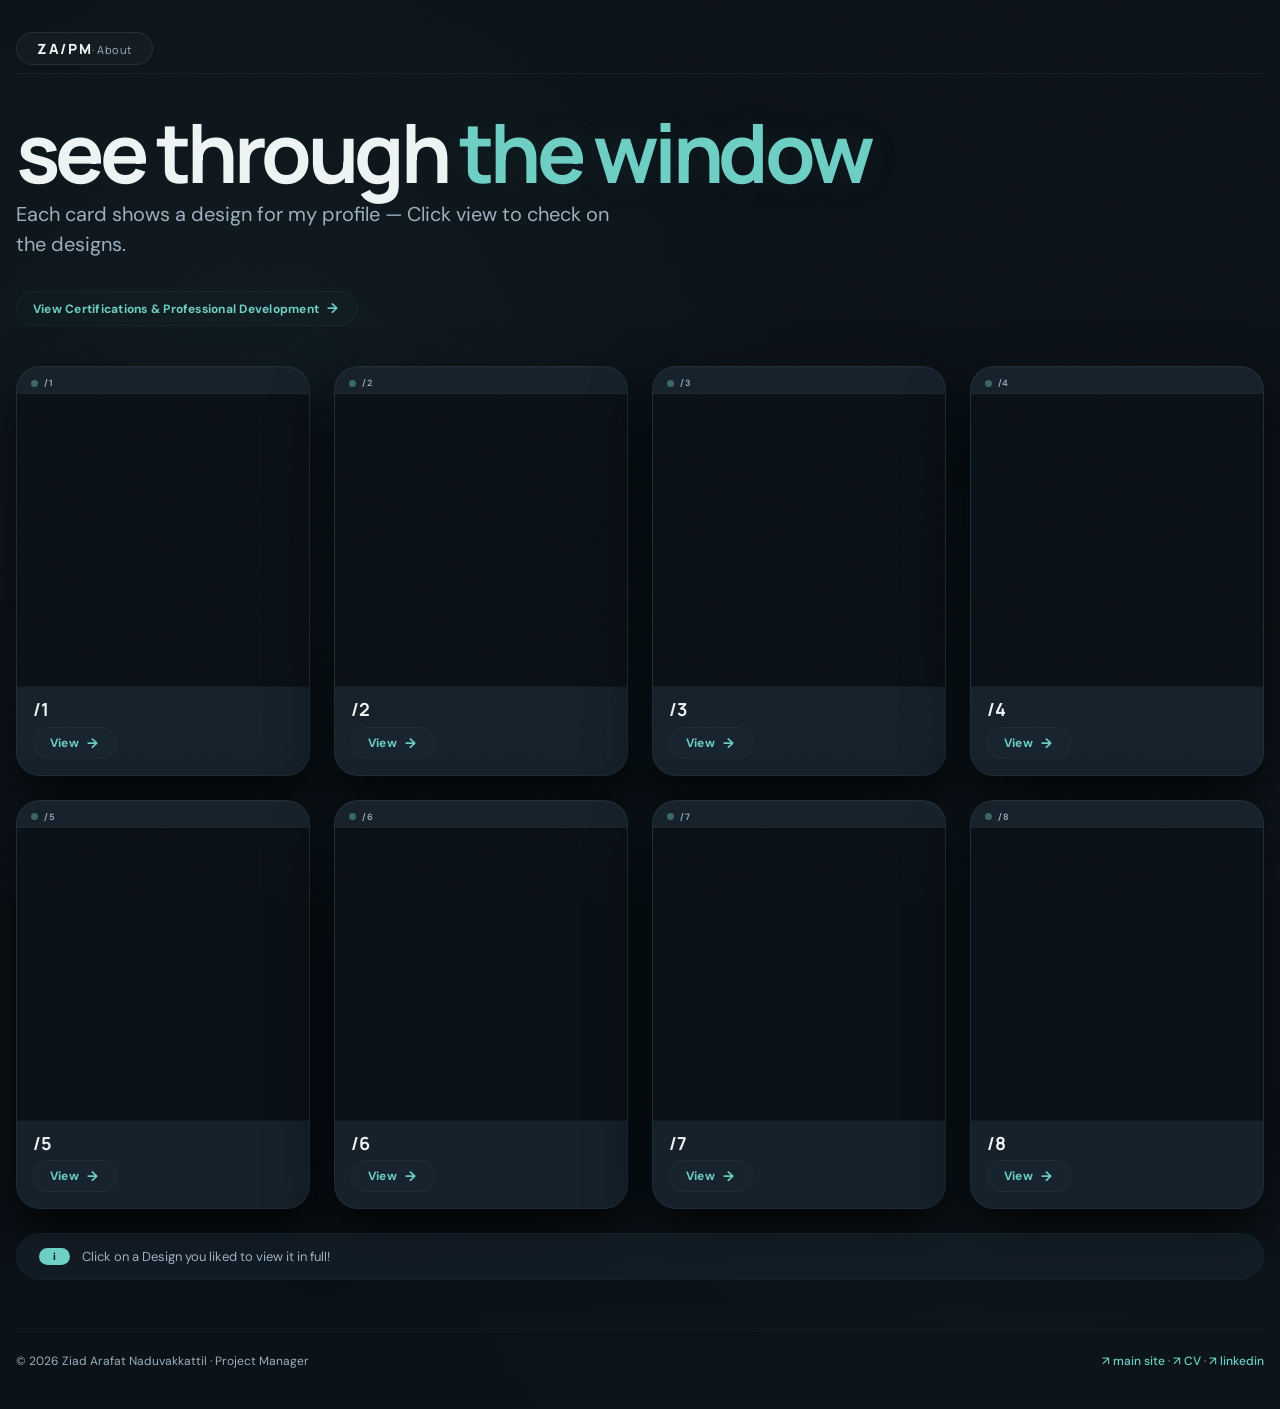
<file: index.html>
<html lang="en"><head>
  <meta charset="UTF-8">
  <meta name="viewport" content="width=device-width, initial-scale=1.0, maximum-scale=5.0">
  <title>Ziad Arafat · CV </title>
  <link rel="preconnect" href="https://fonts.googleapis.com">
  <link rel="preconnect" href="https://fonts.gstatic.com" crossorigin="">
  <link href="https://fonts.googleapis.com/css2?family=DM+Sans:wght@400;500;600;700&amp;family=Manrope:wght@500;600;700;800&amp;display=swap" rel="stylesheet">
  <style>
    * {
      margin: 0;
      padding: 0;
      box-sizing: border-box;
    }

    :root {
      --bg-dark: #0b1218;
      --surface: #16212b;
      --surface2: #1f2e3b;
      --ink-light: #eef4f3;
      --muted: #9bb0c0;
      --teal: #6ecfc4;
      --teal-dim: #3f8a82;
      --shadow: 0 28px 60px rgba(0, 0, 0, 0.8);
      --radius: 24px;
      --border-glow: rgba(110, 207, 196, 0.15);
    }

    body {
      margin: 0;
      font-family: "DM Sans", system-ui, sans-serif;
      background: var(--bg-dark);
      color: var(--ink-light);
      min-height: 100vh;
      padding: 1.5rem 1rem 2.5rem;
      background-image: radial-gradient(circle at 20% 30%, rgba(110, 207, 196, 0.05) 0%, transparent 40%),
                        radial-gradient(circle at 80% 70%, rgba(110, 207, 196, 0.03) 0%, transparent 50%);
    }

    .noise {
      position: fixed;
      inset: 0;
      pointer-events: none;
      opacity: 0.02;
      background-image: url("data:image/svg+xml,%3Csvg xmlns='http://www.w3.org/2000/svg' width='200' height='200' viewBox='0 0 200 200'%3E%3Cfilter id='n'%3E%3CfeTurbulence type='fractalNoise' baseFrequency='.85' numOctaves='3' stitchTiles='stitch'/%3E%3C/filter%3E%3Crect width='100%25' height='100%25' filter='url(%23n)'/%3E%3C/svg%3E");
      z-index: 999;
      pointer-events: none;
    }

    .container {
      max-width: 1360px;
      margin: 0 auto;
      position: relative;
      z-index: 10;
    }

    /* header */
    .brand-bar {
      display: flex;
      justify-content: space-between;
      align-items: center;
      margin-bottom: 2.5rem;
      padding: 0.5rem 0.25rem 0.5rem 0;
      border-bottom: 1px solid rgba(110, 207, 196, 0.08);
      flex-wrap: wrap;
      gap: 10px;
    }
    .brand {
      font-family: Manrope, sans-serif;
      font-weight: 800;
      letter-spacing: .12em;
      font-size: 14px;
      color: var(--ink-light);
      background: rgba(255, 255, 255, 0.03);
      backdrop-filter: blur(6px);
      padding: 6px 20px;
      border-radius: 999px;
      border: 1px solid rgba(110, 207, 196, 0.12);
    }
    .brand small {
      font-weight: 400;
      color: var(--muted);
      font-size: 11px;
      letter-spacing: .04em;
    }
    .hub-tag {
      font-size: 11px;
      font-weight: 600;
      color: var(--teal);
      background: rgba(110, 207, 196, 0.06);
      padding: 6px 16px;
      border-radius: 999px;
      backdrop-filter: blur(6px);
      border: 1px solid rgba(110, 207, 196, 0.08);
    }

    .page-head {
      margin-bottom: 2.5rem;
    }
    .page-head h1 {
      font-family: Manrope, sans-serif;
      font-size: clamp(38px, 10vw, 82px);
      line-height: .94;
      letter-spacing: -.055em;
      margin: 0 0 0.5rem;
    }
    .page-head h1 span {
      color: var(--teal);
      text-shadow: 0 0 40px rgba(110, 207, 196, 0.08);
    }
    .page-head p {
      color: var(--muted);
      font-size: clamp(15px, 2.2vw, 20px);
      max-width: 620px;
      line-height: 1.5;
    }

    /* grid */
    .window-grid {
      display: grid;
      grid-template-columns: repeat(auto-fill, minmax(280px, 1fr));
      gap: 24px;
      margin: 2rem 0 1.5rem;
    }

    /* card = live window (iframe) */
    .window-card {
      background: var(--surface);
      border-radius: var(--radius);
      border: 1px solid rgba(110, 207, 196, 0.08);
      box-shadow: var(--shadow), inset 0 1px 0 rgba(255, 255, 255, 0.02);
      overflow: hidden;
      transition: transform 0.25s cubic-bezier(.2, 1.2, .3, 1), border-color 0.25s, box-shadow 0.3s;
      display: flex;
      flex-direction: column;
      backdrop-filter: blur(4px);
      position: relative;
    }
    .window-card:hover {
      transform: translateY(-6px) scale(1.005);
      border-color: rgba(110, 207, 196, 0.2);
      box-shadow: 0 34px 80px rgba(0, 0, 0, 0.7), 0 0 40px rgba(110, 207, 196, 0.03);
    }
    @media (max-width: 600px) {
      .window-card:hover {
        transform: translateY(-3px) scale(1.002);
      }
    }

    .card-header {
      padding: 10px 14px 4px 14px;
      display: flex;
      align-items: center;
      gap: 6px;
      border-bottom: 1px solid rgba(110, 207, 196, 0.04);
    }
    .card-header .dot {
      width: 7px;
      height: 7px;
      border-radius: 999px;
      background: var(--teal);
      opacity: 0.4;
      flex-shrink: 0;
    }
    .card-header .label {
      font-size: 9px;
      text-transform: uppercase;
      letter-spacing: .08em;
      color: var(--muted);
      font-weight: 600;
      flex: 1;
    }
    .card-header .badge {
      background: rgba(110, 207, 196, 0.04);
      padding: 2px 10px;
      border-radius: 999px;
      font-size: 8px;
      font-weight: 700;
      color: var(--teal);
      border: 1px solid rgba(110, 207, 196, 0.04);
    }

    /* preview container: square iframe, NO SCROLL, scaled to fit */
    .preview-box {
      position: relative;
      width: 100%;
      padding-bottom: 100%; /* 1:1 square */
      background: #0a1117;
      overflow: hidden;
      border-bottom: 1px solid rgba(110, 207, 196, 0.04);
    }
    .preview-box iframe {
      position: absolute;
      top: 0;
      left: 0;
      width: 220%;
      height: 220%;
      border: none;
      background: #0a1117;
      transform: scale(0.45);
      transform-origin: top left;
      pointer-events: none;
    }
    /* fallback */
    .preview-box .fallback-message {
      position: absolute;
      inset: 0;
      display: flex;
      align-items: center;
      justify-content: center;
      color: var(--muted);
      font-size: 11px;
      background: rgba(0,0,0,0.3);
      backdrop-filter: blur(2px);
      opacity: 0;
      pointer-events: none;
      transition: opacity 0.4s;
      padding: 16px;
      text-align: center;
      z-index: 5;
    }
    .window-card:hover .preview-box .fallback-message {
      opacity: 1;
    }

    .card-footer {
      padding: 12px 16px 16px;
      display: flex;
      flex-direction: column;
      gap: 4px;
    }
    .card-footer h3 {
      font-family: Manrope, sans-serif;
      font-size: 18px;
      letter-spacing: -.02em;
      color: var(--ink-light);
      margin: 0;
      line-height: 1.2;
    }
    .card-footer p {
      color: var(--muted);
      font-size: 12.5px;
      line-height: 1.4;
      margin: 2px 0 6px;
    }
    .portal-link {
      display: inline-flex;
      align-items: center;
      gap: 8px;
      font-weight: 700;
      font-size: 12px;
      color: var(--teal);
      background: rgba(110, 207, 196, 0.02);
      padding: 6px 18px 6px 16px;
      border-radius: 999px;
      border: 1px solid rgba(110, 207, 196, 0.06);
      margin-top: 2px;
      align-self: flex-start;
      transition: 0.2s;
      text-decoration: none;
      letter-spacing: .02em;
    }
    .portal-link:hover {
      background: rgba(110, 207, 196, 0.06);
      border-color: var(--teal);
      transform: translateX(4px);
    }
    .portal-link .arrow {
      transition: 0.2s;
      font-size: 14px;
    }
    .portal-link:hover .arrow {
      transform: translateX(4px);
    }
    .placeholder-badge {
      display: inline-block;
      background: rgba(255, 255, 255, 0.02);
      font-size: 8px;
      font-weight: 600;
      padding: 2px 12px;
      border-radius: 999px;
      color: var(--muted);
      letter-spacing: .04em;
      border: 1px dashed rgba(110, 207, 196, 0.08);
      margin-top: 4px;
      align-self: flex-start;
    }

    .hint-box {
      background: rgba(22, 33, 43, 0.7);
      backdrop-filter: blur(12px);
      border-radius: 40px;
      padding: 14px 22px;
      border: 1px solid rgba(110, 207, 196, 0.04);
      display: flex;
      flex-wrap: wrap;
      align-items: center;
      justify-content: space-between;
      gap: 12px;
      margin: 8px 0 0;
    }
    .hint-box .hint-icon {
      background: var(--teal);
      color: #0b1218;
      padding: 2px 14px;
      border-radius: 999px;
      font-size: 10px;
      font-weight: 800;
    }
    .hint-box .hint-text {
      color: var(--muted);
      font-size: 13px;
    }
    .hint-box .hint-text strong {
      color: var(--ink-light);
      font-weight: 600;
    }

    .footer-hub {
      margin-top: 3rem;
      padding-top: 1.5rem;
      border-top: 1px solid rgba(110, 207, 196, 0.04);
      display: flex;
      justify-content: space-between;
      flex-wrap: wrap;
      gap: 16px;
      color: var(--muted);
      font-size: 12px;
    }
    .footer-hub a {
      color: var(--teal);
      text-decoration: none;
      font-weight: 500;
      border-bottom: 1px dotted transparent;
      transition: 0.2s;
    }
    .footer-hub a:hover {
      border-bottom-color: var(--teal);
      color: var(--ink-light);
    }

    /* tablet and phone fine-tuning */
    @media (max-width: 900px) {
      .window-grid {
        grid-template-columns: repeat(auto-fill, minmax(240px, 1fr));
        gap: 20px;
      }
    }

    @media (max-width: 640px) {
      body { padding: 1rem 0.75rem 2rem; }
      .brand-bar { flex-direction: column; align-items: flex-start; gap: 8px; margin-bottom: 1.8rem; }
      .window-grid {
        grid-template-columns: 1fr 1fr;
        gap: 14px;
      }
      .page-head h1 { font-size: 38px; }
      .preview-box { padding-bottom: 100%; }
      .preview-box iframe {
        transform: scale(0.4);
        width: 250%;
        height: 250%;
      }
      .card-footer h3 { font-size: 16px; }
      .card-footer { padding: 10px 12px 14px; }
      .hint-box { flex-direction: column; align-items: flex-start; gap: 6px; border-radius: 28px; }
    }

    @media (max-width: 460px) {
      .window-grid {
        grid-template-columns: 1fr 1fr;
        gap: 12px;
      }
      .preview-box iframe {
        transform: scale(0.35);
        width: 280%;
        height: 280%;
      }
      .card-header .label { font-size: 7px; }
      .brand { font-size: 12px; padding: 4px 14px; }
      .portal-link { font-size: 10px; padding: 4px 12px; }
    }

    @media (max-width: 380px) {
      .window-grid {
        grid-template-columns: 1fr;
        gap: 16px;
      }
      .preview-box iframe {
        transform: scale(0.4);
        width: 250%;
        height: 250%;
      }
    }

    @media (prefers-reduced-motion: reduce) {
      * { animation: none !important; transition: none !important; }
    }
  </style>
</head>
<body>
<div class="noise"></div>

<div class="container">
  <div class="brand-bar">
    <div class="brand">ZA/PM<small>· About </small></div>
  </div>

  <div class="page-head">
    <h1>see through <span>the window</span></h1>
    <p>Each card shows a design for my profile — Click view to check on the designs.<br>
<br><a href="https://b3dl4m-7.github.io/Ziad_Arafat_Naduvakkattil/c" class="portal-link" target="_blank">View Certifications &amp; Professional Development<span class="arrow">→</span></a></p>
  </div>

  <div class="window-grid">
    <!-- 1 -->
    <div class="window-card">
      <div class="card-header"><span class="dot"></span><span class="label">/1</span></div>
      <div class="preview-box">
        <iframe src="https://b3dl4m-7.github.io/Ziad_Arafat_Naduvakkattil/1" title="About preview" scrolling="no"></iframe>
        <div class="fallback-message"></div>
      </div>
      <div class="card-footer">
        <h3>/1</h3>
        <a href="https://b3dl4m-7.github.io/Ziad_Arafat_Naduvakkattil/1" class="portal-link" target="_blank">View<span class="arrow">→</span></a>
      </div>
    </div>

    <!-- 2 -->
    <div class="window-card">
      <div class="card-header"><span class="dot"></span><span class="label">/2</span></div>
      <div class="preview-box">
        <iframe src="https://b3dl4m-7.github.io/Ziad_Arafat_Naduvakkattil/2/2" title="Work preview" scrolling="no"></iframe>
        <div class="fallback-message"></div>
      </div>
      <div class="card-footer">
        <h3>/2</h3>
        <a href="https://b3dl4m-7.github.io/Ziad_Arafat_Naduvakkattil/2/2" class="portal-link" target="_blank">View<span class="arrow">→</span></a>
      </div>
    </div>

    <!-- 3 -->
    <div class="window-card">
      <div class="card-header"><span class="dot"></span><span class="label">/3</span></div>
      <div class="preview-box">
        <iframe src="https://b3dl4m-7.github.io/Ziad_Arafat_Naduvakkattil/3" title="Experience preview" scrolling="no"></iframe>
        <div class="fallback-message"></div>
      </div>
      <div class="card-footer">
        <h3>/3</h3>
        <a href="https://b3dl4m-7.github.io/Ziad_Arafat_Naduvakkattil/3" class="portal-link" target="_blank">View<span class="arrow">→</span></a>
      </div>
    </div>

    <!-- 4 -->
    <div class="window-card">
      <div class="card-header"><span class="dot"></span><span class="label">/4</span></div>
      <div class="preview-box">
        <iframe src="https://b3dl4m-7.github.io/Ziad_Arafat_Naduvakkattil/4" title="Systems preview" scrolling="no"></iframe>
        <div class="fallback-message"></div>
      </div>
      <div class="card-footer">
        <h3>/4</h3>
        <a href="https://b3dl4m-7.github.io/Ziad_Arafat_Naduvakkattil/4" class="portal-link" target="_blank">View<span class="arrow">→</span></a>
      </div>
    </div>

    <!-- 5 -->
    <div class="window-card">
      <div class="card-header"><span class="dot"></span><span class="label">/5</span></div>
      <div class="preview-box">
        <iframe src="https://b3dl4m-7.github.io/Ziad_Arafat_Naduvakkattil/5" title="Systems preview" scrolling="no"></iframe>
        <div class="fallback-message"></div>
      </div>
      <div class="card-footer">
        <h3>/5</h3>
        <a href="https://b3dl4m-7.github.io/Ziad_Arafat_Naduvakkattil/5" class="portal-link" target="_blank">View<span class="arrow">→</span></a>
      </div>
    </div>

    <!-- 6 -->
    <div class="window-card">
      <div class="card-header"><span class="dot"></span><span class="label">/6</span></div>
      <div class="preview-box">
        <iframe src="https://b3dl4m-7.github.io/Ziad_Arafat_Naduvakkattil/0" title="Systems preview" scrolling="no"></iframe>
        <div class="fallback-message"></div>
      </div>
      <div class="card-footer">
        <h3>/6</h3>
        <a href="https://b3dl4m-7.github.io/Ziad_Arafat_Naduvakkattil/0" class="portal-link" target="_blank">View<span class="arrow">→</span></a>
      </div>
    </div>

    <!-- 7 -->
    <div class="window-card">
      <div class="card-header"><span class="dot"></span><span class="label">/7</span></div>
      <div class="preview-box">
        <iframe src="https://b3dl4m-7.github.io/Ziad_Arafat_Naduvakkattil/0" title="Systems preview" scrolling="no"></iframe>
        <div class="fallback-message"></div>
      </div>
      <div class="card-footer">
        <h3>/7</h3>
        <a href="https://b3dl4m-7.github.io/Ziad_Arafat_Naduvakkattil/0" class="portal-link" target="_blank">View<span class="arrow">→</span></a>
      </div>
    </div>

    <!-- 8 -->
    <div class="window-card">
      <div class="card-header"><span class="dot"></span><span class="label">/8</span></div>
      <div class="preview-box">
        <iframe src="https://b3dl4m-7.github.io/Ziad_Arafat_Naduvakkattil/0" title="Systems preview" scrolling="no"></iframe>
        <div class="fallback-message"></div>
      </div>
      <div class="card-footer">
        <h3>/8</h3>
        <a href="https://b3dl4m-7.github.io/Ziad_Arafat_Naduvakkattil/0" class="portal-link" target="_blank">View<span class="arrow">→</span></a>
      </div>
    </div>
  </div>

  <div class="hint-box">
    <div style="display:flex; align-items:center; gap:12px; flex-wrap:wrap;">
      <span class="hint-icon">i</span>
      <span class="hint-text">Click on a Design you liked to view it in full!</span>
    </div>
  </div>

  <div class="footer-hub">
    <span>© 2026 Ziad Arafat Naduvakkattil · Project Manager</span>
    <span>
      <a href="#">↗ main site</a> ·
      <a href="#">↗ CV</a> ·
      <a href="#">↗ linkedin</a>
    </span>
  </div>
</div>



</body></html>
</file>
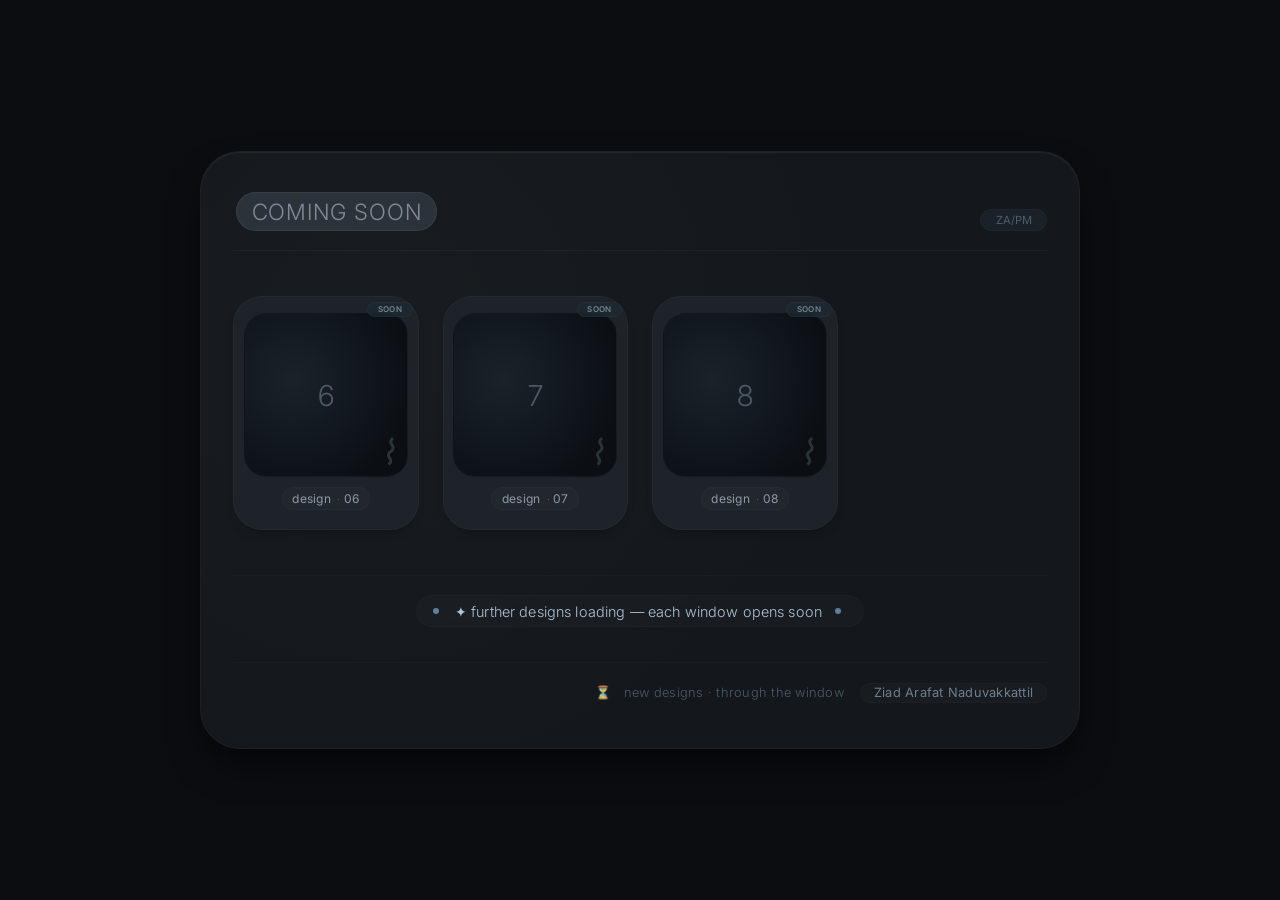
<file: 0.html>
<!DOCTYPE html>
<html lang="en"><head>
  <meta charset="UTF-8">
  <meta name="viewport" content="width=device-width, initial-scale=1.0">
  <title>coming soon · window view</title>
  <!-- Font & basic styling -->
  <link rel="preconnect" href="https://fonts.googleapis.com">
  <link rel="preconnect" href="https://fonts.gstatic.com" crossorigin="">
  <link href="https://fonts.googleapis.com/css2?family=Inter:opsz,wght@14..32,300;14..32,400;14..32,600&amp;display=swap" rel="stylesheet">
  <style>
    * {
      margin: 0;
      padding: 0;
      box-sizing: border-box;
    }

    body {
      background: #0b0d10;
      min-height: 100vh;
      display: flex;
      align-items: center;
      justify-content: center;
      font-family: 'Inter', sans-serif;
      padding: 1.5rem;
    }

    /* main card – the "window" */
    .window-card {
      max-width: 880px;
      width: 100%;
      background: #14181c;
      border-radius: 2.5rem;
      padding: 2.5rem 2rem 2.8rem;
      box-shadow: 0 20px 40px -12px rgba(0,0,0,0.8), inset 0 1px 0 rgba(255,255,255,0.06);
      border: 1px solid rgba(255,255,255,0.04);
      transition: all 0.2s ease;
      position: relative;
    }

    /* subtle window reflection */
    .window-card::before {
      content: '';
      position: absolute;
      top: 0;
      left: 0;
      width: 100%;
      height: 100%;
      background: radial-gradient(circle at 20% 30%, rgba(255,255,255,0.02) 0%, transparent 60%);
      pointer-events: none;
      border-radius: 2.5rem;
    }

    /* header: "see through the window" */
    .window-header {
      display: flex;
      justify-content: space-between;
      align-items: flex-end;
      flex-wrap: wrap;
      gap: 1rem 0.5rem;
      margin-bottom: 2.8rem;
      border-bottom: 1px solid rgba(255,255,255,0.04);
      padding-bottom: 1.2rem;
    }

    .window-title {
      display: flex;
      align-items: center;
      gap: 0.6rem;
    }

    .window-title h1 {
      font-weight: 400;
      font-size: 1.6rem;
      letter-spacing: -0.02em;
      color: #eceef0;
      background: rgba(255,255,255,0.03);
      padding: 0.2rem 1rem 0.2rem 0.8rem;
      border-radius: 40px;
      border: 1px solid rgba(255,255,255,0.03);
      backdrop-filter: blur(2px);
    }

    .window-title span {
      font-size: 1.4rem;
      color: #7f8b96;
      font-weight: 300;
      margin-left: 0.2rem;
    }

    .badge-soon {
      background: #2b323a;
      color: #bcc9d4;
      font-size: 0.7rem;
      font-weight: 600;
      letter-spacing: 0.04em;
      padding: 0.3rem 0.9rem;
      border-radius: 40px;
      text-transform: uppercase;
      border: 1px solid rgba(255,255,255,0.06);
      backdrop-filter: blur(2px);
    }

    /* grid – the "design windows" (coming soon cards) */
    .design-grid {
      display: grid;
      grid-template-columns: repeat(auto-fill, minmax(150px, 1fr));
      gap: 1.5rem;
      margin-bottom: 2.8rem;
    }

    .design-card {
      background: #1e2329;
      border-radius: 1.8rem;
      padding: 1rem 0.6rem 1.2rem;
      text-align: center;
      border: 1px solid rgba(255,255,255,0.03);
      box-shadow: 0 6px 12px -8px rgba(0,0,0,0.6);
      transition: all 0.2s ease;
      backdrop-filter: blur(2px);
      display: flex;
      flex-direction: column;
      align-items: center;
      gap: 0.4rem;
      position: relative;
      cursor: default;
    }

    .design-card:hover {
      background: #252d35;
      border-color: rgba(255,255,255,0.08);
      transform: translateY(-3px);
      box-shadow: 0 14px 20px -10px #050708;
    }

    /* "window" placeholder with number */
    .card-window {
      width: 100%;
      aspect-ratio: 1 / 1;
      background: #0f1318;
      border-radius: 1.4rem;
      display: flex;
      align-items: center;
      justify-content: center;
      font-size: 1.8rem;
      font-weight: 300;
      color: #4d5a66;
      border: 1px solid rgba(255,255,255,0.02);
      transition: all 0.2s;
      background-image: radial-gradient(circle at 30% 40%, #1a222a 0%, #0b0f14 80%);
      position: relative;
      overflow: hidden;
    }

    .card-window::after {
      content: '⌇';
      font-size: 2.2rem;
      opacity: 0.2;
      color: #b0c2d0;
      position: absolute;
      bottom: 0.2rem;
      right: 0.5rem;
      transform: rotate(10deg);
    }

    .design-card:hover .card-window {
      border-color: rgba(255,255,255,0.1);
      box-shadow: inset 0 0 18px rgba(70, 130, 200, 0.08);
    }

    .card-label {
      font-size: 0.75rem;
      font-weight: 400;
      color: #8c9aa8;
      letter-spacing: 0.02em;
      background: rgba(255,255,255,0.02);
      padding: 0.2rem 0.6rem;
      border-radius: 30px;
      border: 1px solid rgba(255,255,255,0.02);
      margin-top: 0.2rem;
      width: fit-content;
    }

    .card-label small {
      font-weight: 300;
      color: #63707e;
      margin-left: 0.2rem;
    }

    /* "click on a design" hint — coming soon version */
    .interaction-hint {
      display: flex;
      align-items: center;
      justify-content: center;
      gap: 0.5rem;
      flex-wrap: wrap;
      margin-top: 0.6rem;
      padding-top: 1.2rem;
      border-top: 1px solid rgba(255,255,255,0.02);
    }

    .hint-pulse {
      display: flex;
      align-items: center;
      gap: 0.8rem;
      background: rgba(255,255,255,0.02);
      padding: 0.4rem 1.2rem 0.4rem 1rem;
      border-radius: 60px;
      border: 1px solid rgba(255,255,255,0.02);
      backdrop-filter: blur(2px);
    }

    .hint-pulse span {
      color: #b0c5d6;
      font-size: 0.9rem;
      font-weight: 300;
      letter-spacing: 0.01em;
    }

    .hint-pulse i {
      display: inline-block;
      width: 6px;
      height: 6px;
      background: #5f7f9e;
      border-radius: 50%;
      margin-right: 0.2rem;
      animation: pulse-dot 2s infinite;
    }

    @keyframes pulse-dot {
      0% { opacity: 0.2; transform: scale(0.8); }
      50% { opacity: 1; transform: scale(1.2); background: #9ab8d6; }
      100% { opacity: 0.2; transform: scale(0.8); }
    }

    .hint-extra {
      font-size: 0.7rem;
      color: #5b6b7a;
      background: #1b2127;
      padding: 0.2rem 1rem;
      border-radius: 30px;
      border: 1px solid rgba(255,255,255,0.02);
    }

    /* footer / small "ZA/PM" */
    .window-footer {
      margin-top: 2.2rem;
      display: flex;
      justify-content: flex-end;
      align-items: center;
      gap: 1rem;
      border-top: 1px solid rgba(255,255,255,0.02);
      padding-top: 1.2rem;
      color: #434f5a;
      font-weight: 300;
      font-size: 0.8rem;
      letter-spacing: 0.02em;
    }

    .window-footer .signature {
      font-weight: 400;
      color: #6d7e8c;
      background: rgba(255,255,255,0.02);
      padding: 0.1rem 0.8rem;
      border-radius: 30px;
      border: 1px solid rgba(255,255,255,0.02);
    }

    .footer-note {
      display: flex;
      gap: 0.8rem;
    }

    .footer-note span {
      color: #4b5a66;
    }

    /* responsive */
    @media (max-width: 500px) {
      .window-card {
        padding: 1.8rem 1rem 1.8rem;
        border-radius: 1.8rem;
      }
      .window-title h1 {
        font-size: 1.2rem;
        padding: 0.1rem 0.6rem;
      }
      .badge-soon {
        font-size: 0.6rem;
      }
      .design-grid {
        grid-template-columns: repeat(auto-fill, minmax(120px, 1fr));
        gap: 1rem;
      }
      .card-window {
        font-size: 1.4rem;
      }
      .hint-pulse span {
        font-size: 0.8rem;
      }
    }

    /* extra: "coming soon" overlay on each card — but we keep minimal */
    .card-soon-tag {
      position: absolute;
      top: 0.3rem;
      right: 0.3rem;
      background: #1e2a33;
      color: #96aebb;
      font-size: 0.5rem;
      font-weight: 600;
      padding: 0.1rem 0.6rem;
      border-radius: 30px;
      border: 1px solid rgba(255,255,255,0.04);
      letter-spacing: 0.04em;
      text-transform: uppercase;
      backdrop-filter: blur(2px);
      opacity: 0.7;
    }
  </style>
</head>
<body>
  <div class="window-card">
    <!-- header: see through the window + coming soon badge -->
    <div class="window-header">
      <div class="window-title">
        
        
        <span class="badge-soon">coming soon</span>
      </div>
      <div style="font-size: 0.7rem; color: #4e5d6b; background: #1a2128; padding: 0.2rem 0.9rem; border-radius: 40px; border: 1px solid rgba(255,255,255,0.02);">
        ZA/PM
      </div>
    </div>

    <!-- design grid – each card is a "window" preview, all coming soon -->
    <div class="design-grid">
      <!-- card 1 -->
      
      <!-- card 2 -->
      
      <!-- card 3 -->
      
      <!-- card 4 -->
      
      <!-- card 5 -->
      
      <!-- card 6 -->
      <div class="design-card">
        <div class="card-window">6</div>
        <div class="card-label">design <small>·</small> 06</div>
        <div class="card-soon-tag">soon</div>
      </div>
      <!-- card 7 -->
      <div class="design-card">
        <div class="card-window">7</div>
        <div class="card-label">design <small>·</small> 07</div>
        <div class="card-soon-tag">soon</div>
      </div>
      <!-- card 8 -->
      <div class="design-card">
        <div class="card-window">8</div>
        <div class="card-label">design <small>·</small> 08</div>
        <div class="card-soon-tag">soon</div>
      </div>
    </div>

    <!-- hint: "Click on a Design you liked to view it in full!" but adapted -->
    <div class="interaction-hint">
      <div class="hint-pulse">
        <i></i>
        <span>✦ further designs loading — each window opens soon</span>
        <i></i>
      </div>
      
    </div>

    <!-- footer with subtle "coming soon" message -->
    <div class="window-footer">
      <div class="footer-note">
        <span>⏳</span>
        <span>new designs · through the window</span>
      </div>
      <div class="signature">
        Ziad Arafat Naduvakkattil
      </div>
    </div>
  </div>

</body></html>
</file>
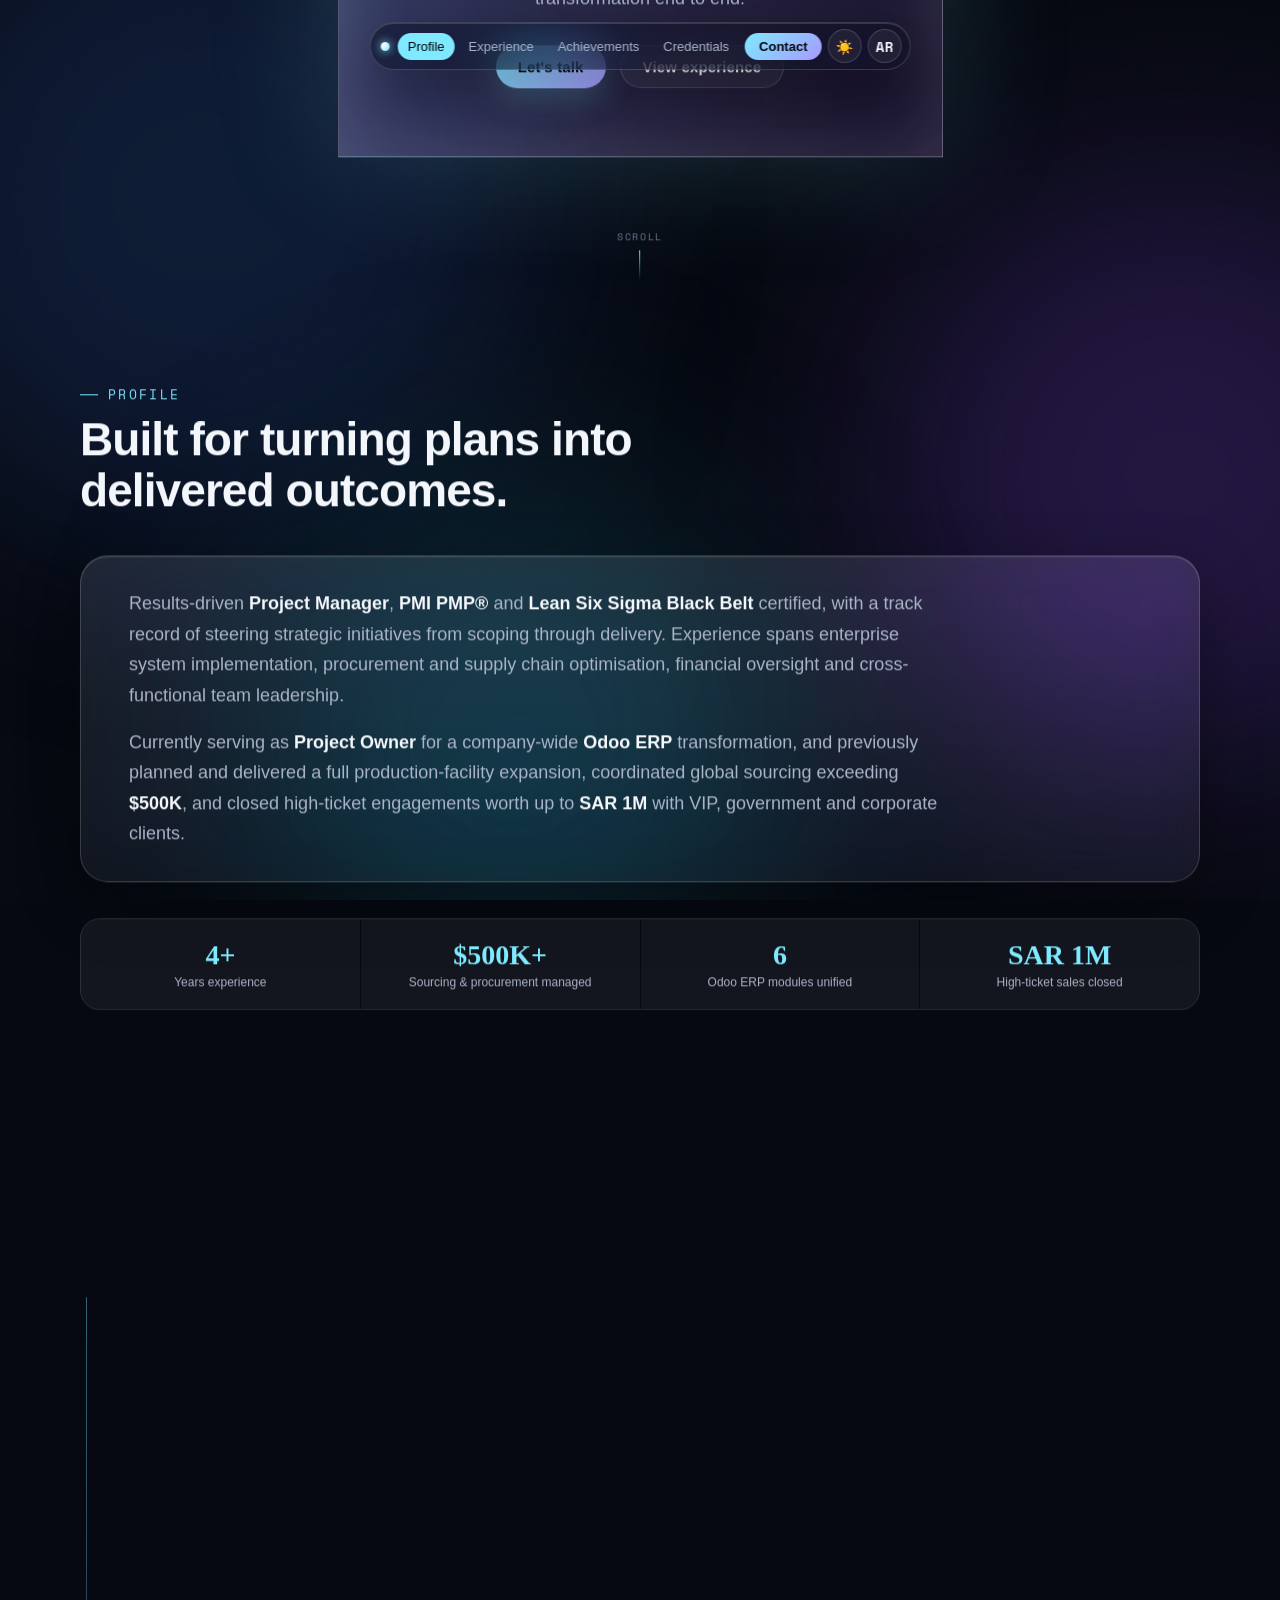
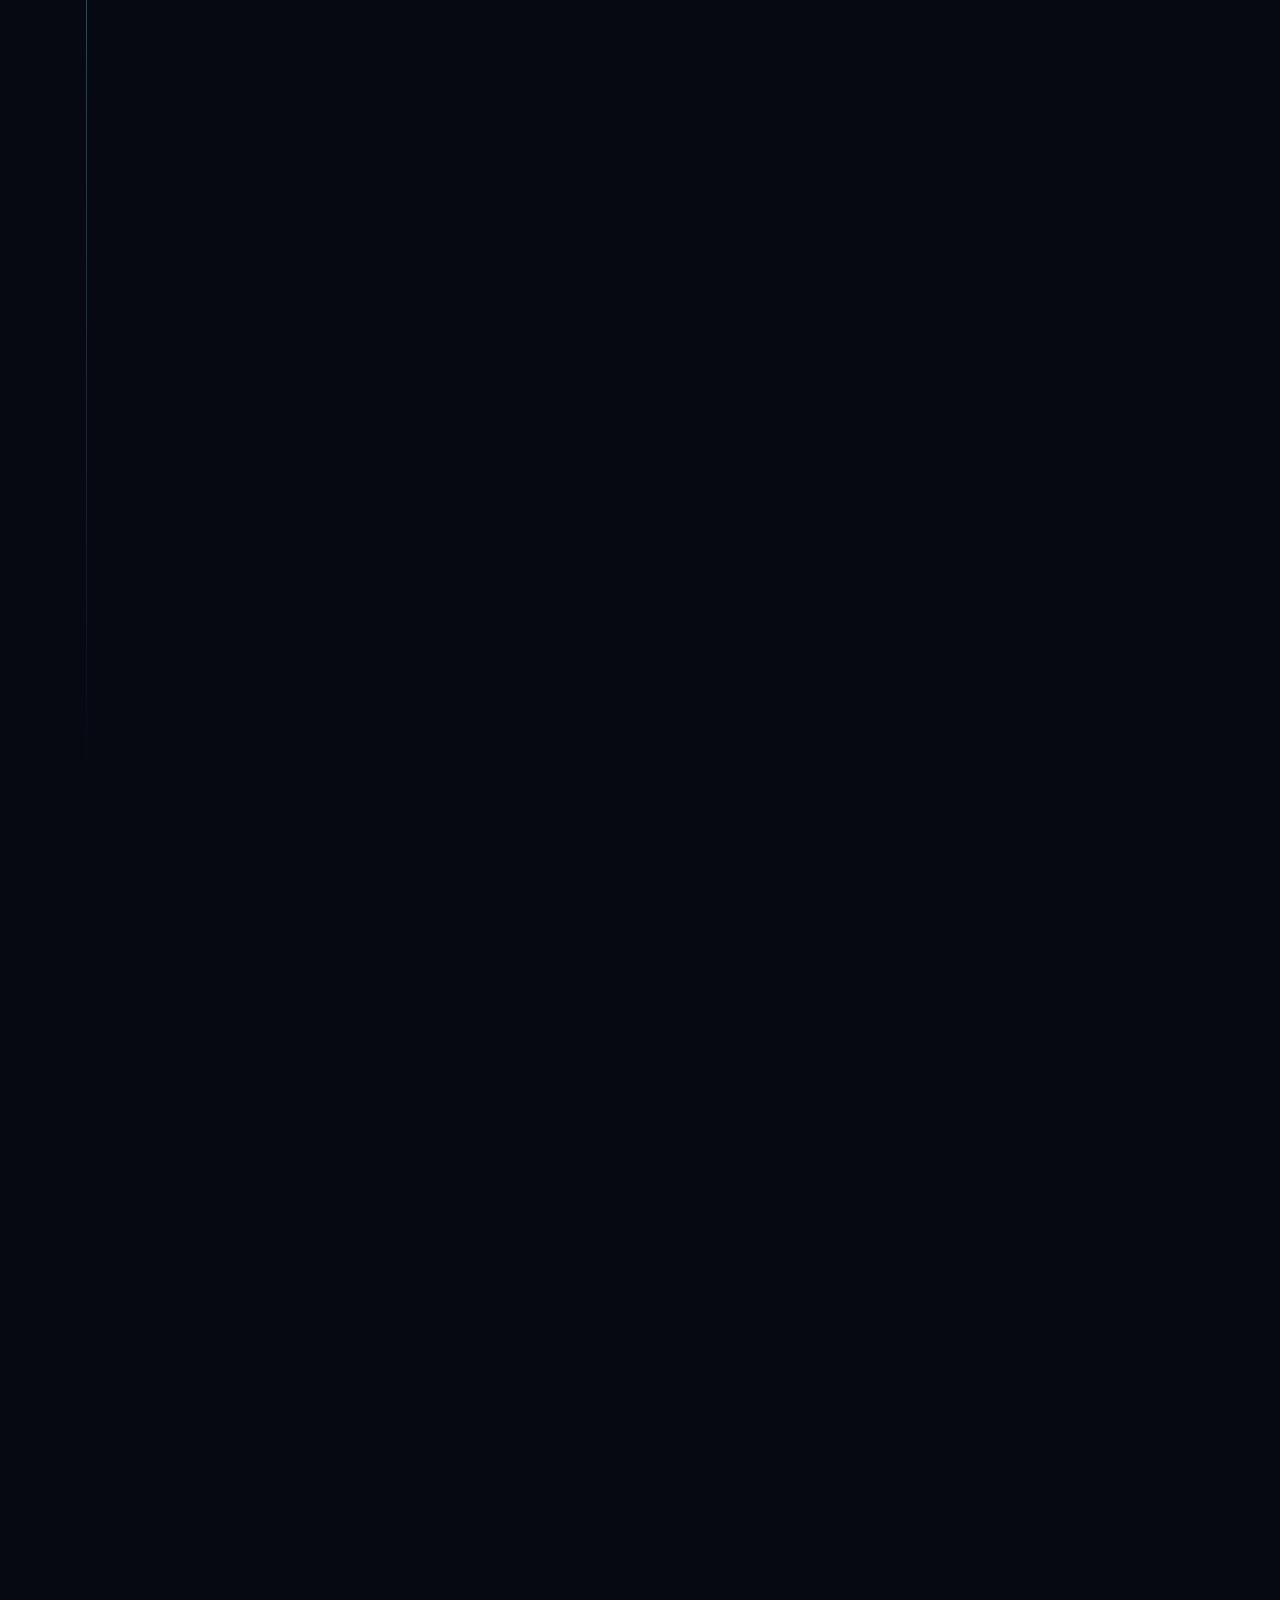
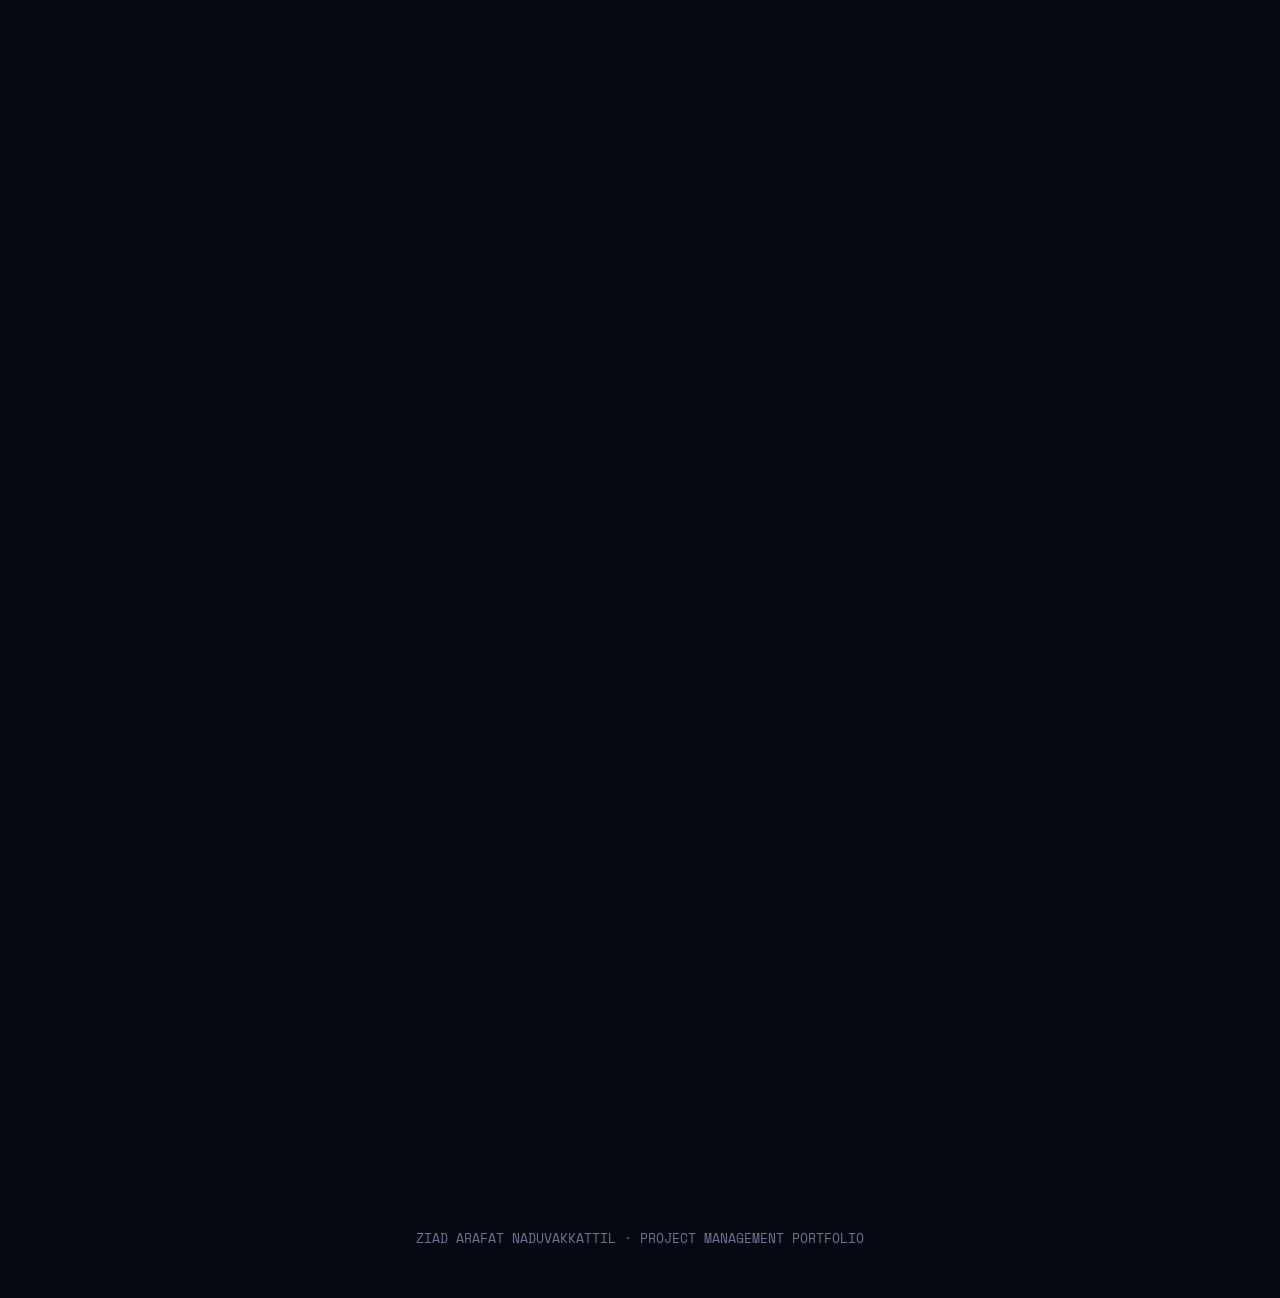
<file: 1.html>
<!DOCTYPE html>
<html lang="en" dir="ltr" data-theme="dark">
<head>
  <meta charset="UTF-8">
  <meta name="viewport" content="width=device-width, initial-scale=1.0, maximum-scale=5, user-scalable=yes">
  <title>Ziad Arafat Naduvakkattil — Project Manager</title>
  <link rel="preconnect" href="https://api.fontshare.com">
  <link rel="preconnect" href="https://fonts.googleapis.com">
  <link href="https://api.fontshare.com/v2/css?f[]=clash-display@600,500,400,700&f[]=satoshi@400,500,700,900&display=swap" rel="stylesheet">
  <link href="https://fonts.googleapis.com/css2?family=Space+Mono:wght@400;700&family=Tajawal:wght@400;500;700;800;900&display=swap" rel="stylesheet">
  <style>
    /* ----- global reset & variables ----- */
    * { margin: 0; padding: 0; box-sizing: border-box; }
    :root {
      --bg-void: #060911;
      --bg-nebula-1: #152a52;
      --bg-nebula-2: #3a2166;
      --bg-nebula-3: #0f3d4a;
      --mesh-opacity: 0.55;
      --glass-fill: rgba(255,255,255,0.055);
      --glass-fill-strong: rgba(255,255,255,0.11);
      --glass-border: rgba(255,255,255,0.16);
      --glass-border-soft: rgba(255,255,255,0.08);
      --accent-ice: #7fe9ff;
      --accent-violet: #a79bff;
      --accent-warm: #ffd98e;
      --text-hi: #f3f6fb;
      --text-mid: #aab4c8;
      --text-low: #6c7690;
      --nav-bg: rgba(14,17,26,0.55);
      --btn-ink: #04070c;
      --shadow-outer: 0 20px 60px rgba(0,0,0,0.35);
      --shadow-inset: inset 0 1px 0 rgba(255,255,255,0.14);
      --radius-lg: 28px;
      --radius-md: 20px;
      --radius-sm: 14px;
      --ease-spring: cubic-bezier(.22, 1.61, .36, 1);
      --ease-spring-soft: cubic-bezier(.34, 1.35, .4, 1);
      --ease-out: cubic-bezier(.16,.8,.24,1);
      --grain-blend: overlay;
      --grain-opacity: 0.045;
    }
    [data-theme="light"] {
      --bg-void: #eef1f6;
      --bg-nebula-1: #bcd4ff;
      --bg-nebula-2: #ddc9ff;
      --bg-nebula-3: #bdefe2;
      --mesh-opacity: 0.75;
      --glass-fill: rgba(20,30,60,0.045);
      --glass-fill-strong: rgba(20,30,60,0.09);
      --glass-border: rgba(20,30,60,0.13);
      --glass-border-soft: rgba(20,30,60,0.08);
      --accent-ice: #0a8fae;
      --accent-violet: #6a5acd;
      --accent-warm: #b56c00;
      --text-hi: #101625;
      --text-mid: #454f65;
      --text-low: #7d879c;
      --nav-bg: rgba(255,255,255,0.6);
      --btn-ink: #ffffff;
      --shadow-outer: 0 20px 50px rgba(30,40,80,0.12);
      --shadow-inset: inset 0 1px 0 rgba(255,255,255,0.6);
      --grain-blend: multiply;
      --grain-opacity: 0.025;
    }
    html { background: var(--bg-void); scroll-behavior: smooth; }
    body {
      font-family: 'Satoshi', -apple-system, sans-serif;
      background: var(--bg-void);
      color: var(--text-hi);
      overflow-x: hidden;
      -webkit-font-smoothing: antialiased;
      transition: background .5s ease, color .5s ease;
    }
    ::selection { background: var(--accent-ice); color: var(--btn-ink); }
    h1,h2,h3 { font-family: 'Clash Display', sans-serif; font-weight: 600; letter-spacing: -0.02em; }
    .eyebrow {
      font-family: 'Space Mono', monospace;
      font-size: clamp(10px, 1.6vw, 13px);
      letter-spacing: 0.18em;
      text-transform: uppercase;
      color: var(--accent-ice);
      display: flex;
      align-items: center;
      gap: 10px;
      flex-wrap: wrap;
    }
    .eyebrow::before {
      content: '';
      width: 18px; height: 1px;
      background: var(--accent-ice);
      display: inline-block;
    }
    a { color: inherit; text-decoration: none; }
    [lang="ar"] * { font-family: 'Tajawal', sans-serif !important; }
    [lang="ar"] .eyebrow { letter-spacing: 0.02em; }

    /* ----- background atmosphere ----- */
    .mesh-bg {
      position: fixed; inset: 0; z-index: 0; overflow: hidden; pointer-events: none;
    }
    .mesh-bg span {
      position: absolute; border-radius: 50%; filter: blur(110px);
      opacity: var(--mesh-opacity); will-change: transform;
      transition: opacity .5s ease, background .5s ease;
    }
    .mesh-bg .m1 { width: 52vw; height: 52vw; background: var(--bg-nebula-1); top: -15%; left: -10%; animation: drift1 26s ease-in-out infinite; }
    .mesh-bg .m2 { width: 46vw; height: 46vw; background: var(--bg-nebula-2); top: 20%; right: -15%; animation: drift2 32s ease-in-out infinite; }
    .mesh-bg .m3 { width: 40vw; height: 40vw; background: var(--bg-nebula-3); bottom: -10%; left: 20%; animation: drift3 29s ease-in-out infinite; }
    @keyframes drift1 { 0%,100%{ transform: translate(0,0) scale(1); } 50%{ transform: translate(6vw,8vh) scale(1.12); } }
    @keyframes drift2 { 0%,100%{ transform: translate(0,0) scale(1); } 50%{ transform: translate(-7vw,6vh) scale(0.9); } }
    @keyframes drift3 { 0%,100%{ transform: translate(0,0) scale(1); } 50%{ transform: translate(4vw,-6vh) scale(1.08); } }
    .grain {
      position: fixed; inset: 0; z-index: 1; pointer-events: none;
      opacity: var(--grain-opacity); mix-blend-mode: var(--grain-blend);
      background-image: url("data:image/svg+xml;utf8,<svg xmlns='http://www.w3.org/2000/svg' width='120' height='120'><filter id='n'><feTurbulence type='fractalNoise' baseFrequency='0.9' numOctaves='2' stitchTiles='stitch'/></filter><rect width='100%25' height='100%25' filter='url(%23n)'/></svg>");
      transition: opacity .5s ease;
    }

    /* ----- smooth scroll wrapper (desktop only) ----- */
    #scroll-wrap { position: relative; z-index: 2; will-change: transform; }
    #scroll-spacer { position: relative; z-index: -1; }

    /* ----- dynamic island nav (responsive) ----- */
    .island {
      position: fixed; top: clamp(10px, 2.5vh, 22px); left: 50%; transform: translateX(-50%);
      z-index: 50;
      display: flex; align-items: center; gap: 4px;
      background: var(--nav-bg);
      backdrop-filter: blur(24px) saturate(180%);
      -webkit-backdrop-filter: blur(24px) saturate(180%);
      border: 1px solid var(--glass-border);
      border-radius: 999px;
      padding: 6px 8px;
      box-shadow: var(--shadow-outer), var(--shadow-inset);
      transition: padding .4s ease, gap .4s ease, background .4s ease, box-shadow .4s ease;
      max-width: 94vw;
      overflow-x: auto;
      scrollbar-width: none;
      -webkit-overflow-scrolling: touch;
    }
    .island::-webkit-scrollbar { display: none; }
    .island .dot {
      width: 9px; height: 9px; border-radius: 50%;
      background: radial-gradient(circle at 30% 30%, #fff, var(--accent-ice));
      flex: none;
      margin: 0 4px 0 2px;
      box-shadow: 0 0 10px var(--accent-ice);
    }
    .island a {
      font-size: clamp(10px, 1.5vw, 13px);
      font-weight: 500;
      color: var(--text-mid);
      padding: 6px 10px;
      border-radius: 999px;
      white-space: nowrap;
      transition: color .3s ease, background .3s ease, transform .35s var(--ease-spring);
      flex-shrink: 0;
    }
    .island a:hover { color: var(--text-hi); background: var(--glass-fill-strong); transform: translateY(-1px); }
    .island a.active { color: var(--btn-ink); background: var(--accent-ice); }
    .island .cv-btn {
      margin-left: 2px;
      font-weight: 700;
      color: var(--btn-ink);
      background: linear-gradient(135deg, var(--accent-ice), var(--accent-violet));
      padding: 6px 14px;
      border-radius: 999px;
    }
    .island-btn {
      flex: none;
      width: clamp(28px, 4.5vw, 34px);
      height: clamp(28px, 4.5vw, 34px);
      border-radius: 50%;
      display: flex; align-items: center; justify-content: center;
      background: var(--glass-fill);
      border: 1px solid var(--glass-border);
      color: var(--text-hi);
      font-size: clamp(11px, 1.6vw, 14px);
      font-weight: 700;
      font-family: 'Space Mono', monospace;
      cursor: pointer;
      transition: transform .5s var(--ease-spring), background .3s ease;
      margin-left: 2px;
      flex-shrink: 0;
    }
    .island-btn:hover { transform: translateY(-2px) scale(1.06); background: var(--glass-fill-strong); }
    @media (max-width: 820px) {
      .island { top: 12px; padding: 5px 6px; gap: 2px; }
      .island a { padding: 5px 8px; font-size: 10px; }
      .island .dot { display: none; }
      .island-btn { width: 28px; height: 28px; font-size: 11px; }
    }
    @media (max-width: 480px) {
      .island a { padding: 4px 6px; font-size: 9px; }
      .island .cv-btn { padding: 4px 10px; }
    }

    /* ----- glass primitives ----- */
    .glass {
      background: linear-gradient(180deg, var(--glass-fill-strong), var(--glass-fill));
      backdrop-filter: blur(22px) saturate(160%);
      -webkit-backdrop-filter: blur(22px) saturate(160%);
      border: 1px solid var(--glass-border);
      border-radius: var(--radius-lg);
      box-shadow: var(--shadow-outer), var(--shadow-inset);
      position: relative;
      overflow: hidden;
      transition: background .5s ease, border-color .5s ease, box-shadow .5s ease;
    }
    .glass::before {
      content: '';
      position: absolute; inset: 0;
      background: radial-gradient(600px 200px at var(--mx,50%) var(--my,0%), rgba(255,255,255,0.14), transparent 60%);
      pointer-events: none;
      opacity: 0;
      transition: opacity .4s ease;
    }
    [data-theme="light"] .glass::before {
      background: radial-gradient(600px 200px at var(--mx,50%) var(--my,0%), rgba(20,30,60,0.06), transparent 60%);
    }
    .glass:hover::before { opacity: 1; }

    .btn {
      display: inline-flex; align-items: center; gap: 8px;
      padding: 12px 22px;
      border-radius: 999px;
      font-weight: 700; font-size: clamp(13px, 1.6vw, 15px);
      letter-spacing: 0.01em;
      transition: transform .5s var(--ease-spring), box-shadow .4s ease, background .4s ease;
    }
    .btn-primary {
      background: linear-gradient(135deg, var(--accent-ice), var(--accent-violet));
      color: var(--btn-ink);
      box-shadow: 0 10px 30px rgba(127,233,255,0.25);
    }
    .btn-primary:hover { transform: translateY(-4px) scale(1.03); box-shadow: 0 16px 40px rgba(127,233,255,0.4); }
    .btn-ghost {
      background: var(--glass-fill);
      border: 1px solid var(--glass-border);
      color: var(--text-hi);
      backdrop-filter: blur(14px);
    }
    .btn-ghost:hover { transform: translateY(-4px); background: var(--glass-fill-strong); }

    /* ----- layout shell (responsive padding) ----- */
    main { position: relative; z-index: 2; }
    section {
      padding: 80px clamp(16px, 5vw, 40px);
      position: relative;
    }
    .section-inner { max-width: 1120px; margin: 0 auto; }
    .section-head { margin-bottom: 40px; }
    .section-head h2 {
      font-size: clamp(28px, 5.5vw, 46px);
      margin-top: 10px;
      line-height: 1.1;
    }

    /* ----- reveal animation ----- */
    [data-reveal] {
      opacity: 0; transform: translateY(36px) scale(0.97);
      transition: opacity .8s var(--ease-out), transform 1s var(--ease-spring-soft);
    }
    [data-reveal].in-view { opacity: 1; transform: translateY(0) scale(1); }
    [data-reveal-delay="1"] { transition-delay: .08s; }
    [data-reveal-delay="2"] { transition-delay: .16s; }
    [data-reveal-delay="3"] { transition-delay: .24s; }
    [data-reveal-delay="4"] { transition-delay: .32s; }
    [data-reveal-delay="5"] { transition-delay: .4s; }

    /* ===== HERO ===== */
    #hero {
      min-height: 100vh;
      display: flex; flex-direction: column; align-items: center; justify-content: center;
      text-align: center;
      padding-top: 100px; padding-bottom: 40px;
    }
    .blob-stage {
      position: absolute; top: 50%; left: 50%;
      width: min(70vw, 720px); height: min(70vw, 720px);
      transform: translate(-50%,-50%); z-index: -1; pointer-events: none;
    }
    .blob {
      position: absolute; inset: 8%;
      background: linear-gradient(135deg, rgba(127,233,255,0.35), rgba(167,155,255,0.25) 45%, rgba(58,33,102,0.3));
      backdrop-filter: blur(4px);
      border: 1px solid rgba(255,255,255,0.25);
      box-shadow: inset 0 0 80px rgba(255,255,255,0.15), 0 0 120px rgba(127,233,255,0.18);
      animation: morph 13s ease-in-out infinite, spin 40s linear infinite;
      will-change: transform, border-radius;
    }
    [data-theme="light"] .blob {
      background: linear-gradient(135deg, rgba(10,143,174,0.22), rgba(106,90,205,0.18) 45%, rgba(189,239,226,0.4));
      border: 1px solid rgba(20,30,60,0.14);
      box-shadow: inset 0 0 80px rgba(255,255,255,0.5), 0 0 120px rgba(10,143,174,0.12);
    }
    @keyframes morph {
      0%,100%{ border-radius:42% 58% 65% 35% / 45% 42% 58% 55%; }
      25%{ border-radius:58% 42% 35% 65% / 60% 55% 45% 40%; }
      50%{ border-radius:65% 35% 42% 58% / 40% 60% 40% 60%; }
      75%{ border-radius:35% 65% 58% 42% / 55% 40% 60% 45%; }
    }
    @keyframes spin { from { transform: rotate(0deg); } to { transform: rotate(360deg); } }

    .hero-content { position: relative; z-index: 3; max-width: 900px; }
    .hero-content .eyebrow { justify-content: center; margin-bottom: 18px; }
    .hero-content .eyebrow::before { display: none; }
    .hero-content .eyebrow::after {
      content: ''; width: 18px; height: 1px;
      background: var(--accent-ice); display: inline-block;
    }
    h1.name {
      font-size: clamp(38px, 10vw, 100px);
      line-height: 0.98;
      letter-spacing: -0.03em;
    }
    h1.name .last {
      display: block; font-weight: 400;
      background: linear-gradient(135deg, var(--accent-ice), var(--accent-violet));
      -webkit-background-clip: text; background-clip: text; color: transparent;
      font-size: clamp(24px, 5.5vw, 56px);
      margin-top: 2px;
    }
    .subhead {
      margin: 24px auto 0;
      max-width: 620px;
      font-size: clamp(15px, 1.8vw, 18px);
      line-height: 1.6;
      color: var(--text-mid);
    }
    .hero-actions {
      margin-top: 32px;
      display: flex; gap: 14px; justify-content: center; flex-wrap: wrap;
    }
    .scroll-cue {
      position: absolute; bottom: 24px; left: 50%; transform: translateX(-50%);
      display: flex; flex-direction: column; align-items: center; gap: 6px;
      font-family: 'Space Mono', monospace; font-size: 10px; letter-spacing: 0.16em; color: var(--text-low);
    }
    .scroll-cue .line { width: 1px; height: 30px; background: linear-gradient(var(--accent-ice), transparent); animation: cue 1.8s ease-in-out infinite; }
    @keyframes cue {
      0%{ transform: scaleY(0.2); transform-origin: top; }
      50%{ transform: scaleY(1); transform-origin: top; }
      51%{ transform-origin: bottom; }
      100%{ transform: scaleY(0.2); transform-origin: bottom; }
    }

    /* ===== STAT ROW (responsive) ===== */
    .stat-row {
      display: grid;
      grid-template-columns: repeat(4, 1fr);
      gap: 1px;
      margin-top: 36px;
      border-radius: var(--radius-md);
      overflow: hidden;
      border: 1px solid var(--glass-border);
    }
    .stat {
      background: var(--glass-fill);
      padding: 20px 12px;
      text-align: center;
    }
    .stat b { display: block; font-family: 'Clash Display'; font-size: clamp(20px, 3.6vw, 28px); color: var(--accent-ice); }
    .stat span { font-size: clamp(10px, 1.2vw, 12px); color: var(--text-mid); margin-top: 4px; display: block; }
    @media (max-width: 700px) { .stat-row { grid-template-columns: repeat(2, 1fr); } }
    @media (max-width: 420px) { .stat-row { grid-template-columns: 1fr 1fr; } .stat { padding: 14px 8px; } }

    /* ===== ABOUT ===== */
    .about-card { padding: 32px clamp(18px, 4vw, 48px); }
    .about-card p { font-size: clamp(15px, 1.6vw, 18px); line-height: 1.7; color: var(--text-mid); max-width: 820px; }
    .about-card p + p { margin-top: 16px; }
    .about-card strong { color: var(--text-hi); font-weight: 700; }

    /* ===== EXPERIENCE ===== */
    .timeline { position: relative; padding-left: 32px; }
    .timeline::before {
      content: ''; position: absolute; left: 6px; top: 6px; bottom: 6px; width: 1px;
      background: linear-gradient(var(--accent-ice), transparent 90%);
      opacity: 0.4;
    }
    .t-item { position: relative; padding-bottom: 40px; }
    .t-item:last-child { padding-bottom: 0; }
    .t-item::before {
      content: ''; position: absolute; left: -32px; top: 6px;
      width: 12px; height: 12px; border-radius: 50%;
      background: var(--bg-void); border: 2px solid var(--accent-ice);
      box-shadow: 0 0 14px rgba(127,233,255,0.5);
    }
    .t-card { padding: 24px clamp(16px, 3vw, 32px); }
    .t-head { display: flex; flex-wrap: wrap; align-items: baseline; gap: 8px 14px; margin-bottom: 4px; }
    .t-role { font-size: clamp(16px, 1.8vw, 20px); font-weight: 800; letter-spacing: -0.01em; }
    .t-date { font-family: 'Space Mono', monospace; font-size: clamp(10px, 1.1vw, 12px); color: var(--accent-ice); letter-spacing: 0.04em; }
    .t-company { font-size: clamp(13px, 1.3vw, 15px); color: var(--text-mid); margin-bottom: 12px; }
    .t-company b { color: var(--text-hi); font-weight: 600; }
    .t-card ul { list-style: none; display: flex; flex-direction: column; gap: 8px; }
    .t-card li { font-size: clamp(13px, 1.3vw, 15px); line-height: 1.6; color: var(--text-mid); padding-left: 18px; position: relative; }
    .t-card li::before { content: '—'; position: absolute; left: 0; color: var(--accent-violet); }
    .t-tag {
      display: inline-block; margin-top: 12px; margin-right: 6px;
      font-size: clamp(10px, 1vw, 11px);
      padding: 4px 10px;
      border-radius: 999px;
      background: var(--glass-fill); border: 1px solid var(--glass-border); color: var(--accent-ice);
    }

    /* ===== ACHIEVEMENTS ===== */
    .achieve-grid {
      display: grid;
      grid-template-columns: repeat(3, 1fr);
      gap: 16px;
    }
    @media (max-width: 900px) { .achieve-grid { grid-template-columns: repeat(2, 1fr); } }
    @media (max-width: 600px) { .achieve-grid { grid-template-columns: 1fr; } }
    .achieve-card {
      padding: 22px 18px;
      transition: transform .6s var(--ease-spring);
    }
    .achieve-card:hover { transform: translateY(-6px); }
    .achieve-card .num { font-family: 'Space Mono', monospace; font-size: 12px; color: var(--accent-warm); }
    .achieve-card p { margin-top: 10px; font-size: clamp(13px, 1.3vw, 15px); line-height: 1.6; color: var(--text-mid); }
    .achieve-card.featured { grid-column: span 2; border-color: rgba(127,233,255,0.35); }
    .achieve-card.wide { grid-column: span 2; }
    @media (max-width: 900px) { .achieve-card.featured, .achieve-card.wide { grid-column: span 2; } }
    @media (max-width: 600px) { .achieve-card.featured, .achieve-card.wide { grid-column: span 1; } }
    .achieve-card .role-chip {
      display: inline-flex; align-items: center; gap: 6px; margin-bottom: 10px;
      padding: 5px 12px; border-radius: 999px;
      font-size: clamp(10px, 1vw, 11.5px); font-weight: 700;
      background: linear-gradient(135deg, rgba(127,233,255,0.18), rgba(167,155,255,0.18));
      border: 1px solid var(--glass-border); color: var(--accent-ice);
    }
    .chip-list { display: flex; flex-wrap: wrap; gap: 6px; margin-top: 12px; }
    .chip-list span {
      font-size: clamp(10px, 1vw, 11.5px);
      padding: 4px 10px; border-radius: 999px;
      background: var(--glass-fill); border: 1px solid var(--glass-border); color: var(--text-mid);
    }

    /* ===== CERTIFICATIONS ===== */
    .cert-cols { display: grid; grid-template-columns: 1fr 1fr; gap: 18px; }
    @media (max-width: 860px) { .cert-cols { grid-template-columns: 1fr; } }
    .cert-card { padding: 26px 20px; }
    .cert-card h4 {
      font-family: 'Space Mono', monospace; font-size: clamp(11px, 1.2vw, 12px);
      letter-spacing: 0.12em; color: var(--accent-ice); text-transform: uppercase; margin-bottom: 16px;
    }
    .cert-entry { display: flex; gap: 14px; padding: 12px 0; border-top: 1px solid var(--glass-border-soft); }
    .cert-entry:first-of-type { border-top: none; padding-top: 0; }
    .cert-badge {
      flex: none; width: 38px; height: 38px; border-radius: 12px;
      display: flex; align-items: center; justify-content: center;
      background: linear-gradient(135deg, rgba(127,233,255,0.2), rgba(167,155,255,0.2)); font-size: 16px;
    }
    .cert-entry h5 { font-size: clamp(14px, 1.3vw, 15px); font-weight: 700; margin-bottom: 2px; }
    .cert-entry p { font-size: clamp(12px, 1.1vw, 13px); color: var(--text-mid); line-height: 1.5; }
    .cert-entry .yr { font-family: 'Space Mono', monospace; font-size: 10px; color: var(--text-low); margin-top: 2px; display: block; }

    /* ===== SKILLS ===== */
    .skills-grid {
      display: grid;
      grid-template-columns: 1.3fr 1fr 0.7fr;
      gap: 16px;
    }
    @media (max-width: 900px) { .skills-grid { grid-template-columns: 1fr; } }
    .skill-card { padding: 26px 20px; }
    .skill-card h4 {
      font-family: 'Space Mono', monospace; font-size: clamp(11px, 1.2vw, 12px);
      letter-spacing: 0.12em; color: var(--accent-ice); text-transform: uppercase; margin-bottom: 14px;
    }
    .pill-wrap { display: flex; flex-wrap: wrap; gap: 6px; }
    .pill {
      font-size: clamp(12px, 1.1vw, 13px);
      padding: 6px 12px; border-radius: 999px;
      background: var(--glass-fill); border: 1px solid var(--glass-border); color: var(--text-mid);
      transition: transform .5s var(--ease-spring), color .3s ease, border-color .3s ease;
    }
    .pill:hover { transform: translateY(-2px) scale(1.03); color: var(--text-hi); border-color: var(--accent-ice); }
    .lang-row {
      display: flex; align-items: center; justify-content: space-between;
      padding: 8px 0; border-top: 1px solid var(--glass-border-soft);
    }
    .lang-row:first-of-type { border-top: none; }
    .lang-row .name { font-size: clamp(13px, 1.2vw, 14px); font-weight: 600; }
    .lang-row .level { font-size: clamp(10px, 0.9vw, 11px); color: var(--accent-ice); font-family: 'Space Mono', monospace; letter-spacing: 0.06em; }

    /* ===== CONTACT ===== */
    .contact-card { padding: clamp(28px, 6vw, 60px); text-align: center; }
    .contact-card h2 { font-size: clamp(28px, 5vw, 48px); }
    .contact-card .subhead { margin: 14px auto 28px; }
    .contact-links {
      display: flex; flex-wrap: wrap; justify-content: center; gap: 12px;
    }
    .clink {
      display: flex; align-items: center; gap: 8px;
      padding: 12px 18px; border-radius: 999px;
      background: var(--glass-fill); border: 1px solid var(--glass-border);
      font-size: clamp(13px, 1.3vw, 14px); font-weight: 500;
      transition: transform .5s var(--ease-spring), background .3s ease;
    }
    .clink:hover { transform: translateY(-4px); background: var(--glass-fill-strong); }
    .clink .ic { font-size: 16px; }

    footer {
      position: relative; z-index: 2; text-align: center;
      padding: 32px 16px 50px;
      color: var(--text-low); font-size: clamp(10px, 1.2vw, 12.5px);
      font-family: 'Space Mono', monospace;
    }

    /* ===== RTL adjustments ===== */
    [dir="rtl"] .eyebrow { flex-direction: row-reverse; }
    [dir="rtl"] .timeline { padding-left: 0; padding-right: 32px; }
    [dir="rtl"] .timeline::before { left: auto; right: 6px; }
    [dir="rtl"] .t-item::before { left: auto; right: -32px; }
    [dir="rtl"] .t-card li { padding-left: 0; padding-right: 18px; }
    [dir="rtl"] .t-card li::before { left: auto; right: 0; }
    [dir="rtl"] .t-tag { margin-right: 0; margin-left: 6px; }
    [dir="rtl"] .clink { flex-direction: row-reverse; }
    [dir="rtl"] .cert-entry { flex-direction: row-reverse; }
    [dir="rtl"] .lang-row { flex-direction: row-reverse; }
    [dir="rtl"] .num, [dir="rtl"] .t-date, [dir="rtl"] .yr { direction: ltr; unicode-bidi: isolate; }

    @media (prefers-reduced-motion: reduce) {
      * { animation-duration: 0.001ms !important; animation-iteration-count: 1 !important; transition-duration: 0.001ms !important; }
    }
  </style>
</head>
<body>

<div class="grain"></div>
<div class="mesh-bg"><span class="m1"></span><span class="m2"></span><span class="m3"></span></div>

<nav class="island" id="island">
  <span class="dot"></span>
  <a href="#about" class="nav-link" data-i18n="nav-profile">Profile</a>
  <a href="#experience" class="nav-link" data-i18n="nav-experience">Experience</a>
  <a href="#achievements" class="nav-link" data-i18n="nav-achievements">Achievements</a>
  <a href="#certifications" class="nav-link" data-i18n="nav-credentials">Credentials</a>
  <a href="#contact" class="cv-btn" data-i18n="nav-contact">Contact</a>
  <button class="island-btn" id="themeToggle" aria-label="Toggle theme">🌙</button>
  <button class="island-btn" id="langToggle" aria-label="Toggle language">AR</button>
</nav>

<div id="scroll-spacer"></div>
<div id="scroll-wrap">
<main>

  <section id="hero">
    <div class="blob-stage"><div class="blob" id="blob"></div></div>
    <div class="hero-content">
      <p class="eyebrow" data-i18n="hero-eyebrow">Project Management · PMP® · LSS Black Belt</p>
      <h1 class="name"><span data-i18n="hero-first">Ziad Arafat</span><span class="last" data-i18n="hero-last">Naduvakkattil</span></h1>
      <p class="subhead" data-i18n="hero-sub">Project Manager with 4+ years leading cross-functional initiatives across business development, procurement and enterprise systems — from a $500K+ facility expansion to owning a company-wide Odoo ERP transformation end to end.</p>
      <div class="hero-actions">
        <a href="#contact" class="btn btn-primary" data-i18n="hero-btn1">Let's talk</a>
        <a href="#experience" class="btn btn-ghost" data-i18n="hero-btn2">View experience</a>
      </div>
    </div>
    <div class="scroll-cue"><span data-i18n="hero-scroll">SCROLL</span><span class="line"></span></div>
  </section>

  <section id="about">
    <div class="section-inner">
      <div class="section-head" data-reveal>
        <p class="eyebrow" data-i18n="about-eyebrow">Profile</p>
        <h2 data-i18n="about-h2">Built for turning plans into<br>delivered outcomes.</h2>
      </div>
      <div class="glass about-card" data-reveal>
        <p data-i18n="about-p1">Results-driven <strong>Project Manager</strong>, <strong>PMI PMP®</strong> and <strong>Lean Six Sigma Black Belt</strong> certified, with a track record of steering strategic initiatives from scoping through delivery. Experience spans enterprise system implementation, procurement and supply chain optimisation, financial oversight and cross-functional team leadership.</p>
        <p data-i18n="about-p2">Currently serving as <strong>Project Owner</strong> for a company-wide <strong>Odoo ERP</strong> transformation, and previously planned and delivered a full production-facility expansion, coordinated global sourcing exceeding <strong>$500K</strong>, and closed high-ticket engagements worth up to <strong>SAR 1M</strong> with VIP, government and corporate clients.</p>
      </div>
      <div class="stat-row" data-reveal data-reveal-delay="1">
        <div class="stat"><b>4+</b><span data-i18n="stat1">Years experience</span></div>
        <div class="stat"><b>$500K+</b><span data-i18n="stat2">Sourcing &amp; procurement managed</span></div>
        <div class="stat"><b>6</b><span data-i18n="stat3">Odoo ERP modules unified</span></div>
        <div class="stat"><b>SAR 1M</b><span data-i18n="stat4">High-ticket sales closed</span></div>
      </div>
    </div>
  </section>

  <section id="experience">
    <div class="section-inner">
      <div class="section-head" data-reveal>
        <p class="eyebrow" data-i18n="exp-eyebrow">Career Path</p>
        <h2 data-i18n="exp-h2">Experience</h2>
      </div>
      <div class="timeline">

        <div class="t-item" data-reveal>
          <div class="glass t-card">
            <div class="t-head"><span class="t-role" data-i18n="j1-role">Business Development Executive</span><span class="t-date" data-i18n="j1-date">JUN 2023 — PRESENT</span></div>
            <div class="t-company" data-i18n="j1-company"><b>ERTQA Company for Advertising</b> · Riyadh, Saudi Arabia</div>
            <ul>
              <li data-i18n="j1-b1">Acting as <strong>Project Owner</strong> for a company-wide Odoo ERP implementation, coordinating consultants and developers to unify Finance, Marketing, Purchase, Production, HR and CRM into one system.</li>
              <li data-i18n="j1-b2">Driving strategic business development by identifying growth opportunities, applying analytical skills to solve challenges, and managing special projects with cross-functional teams.</li>
              <li data-i18n="j1-b3">Developing business plans aligned with organisational goals and leading procurement to establish cost-efficient supply chains.</li>
              <li data-i18n="j1-b4">Building strong client relationships to foster long-term partnerships while overseeing financial performance to optimise profitability.</li>
            </ul>
            <div><span class="t-tag" data-i18n="j1-t1">Project Ownership</span><span class="t-tag" data-i18n="j1-t2">ERP Implementation</span><span class="t-tag" data-i18n="j1-t3">Stakeholder Management</span></div>
          </div>
        </div>

        <div class="t-item" data-reveal>
          <div class="glass t-card">
            <div class="t-head"><span class="t-role" data-i18n="j2-role">Procurement Specialist</span><span class="t-date" data-i18n="j2-date">FEB 2023 — JUN 2023</span></div>
            <div class="t-company" data-i18n="j1-company"><b>ERTQA Company for Advertising</b> · Riyadh, Saudi Arabia</div>
            <ul>
              <li data-i18n="j2-b1">Analysed purchasing data to optimise procurement processes, ensuring cost-effective acquisition of goods and services.</li>
              <li data-i18n="j2-b2">Collaborated with internal teams and suppliers to negotiate contracts, monitor performance, and meet contract terms.</li>
              <li data-i18n="j2-b3">Utilised data analysis tools to enhance supply chain operations.</li>
              <li data-i18n="j2-b4">Contributed to cost analysis and set benchmarks for procurement efficiency.</li>
            </ul>
            <div><span class="t-tag" data-i18n="j2-t1">Vendor Negotiation</span><span class="t-tag" data-i18n="j2-t2">Cost Analysis</span></div>
          </div>
        </div>

        <div class="t-item" data-reveal>
          <div class="glass t-card">
            <div class="t-head"><span class="t-role" data-i18n="j3-role">HR Recruitment Coordinator</span><span class="t-date" data-i18n="j3-date">SEP 2022 — JAN 2023</span></div>
            <div class="t-company" data-i18n="j1-company"><b>ERTQA Company for Advertising</b> · Riyadh, Saudi Arabia</div>
            <ul>
              <li data-i18n="j3-b1">Successfully sourced top-tier candidates through talent scouting and recruiting, optimising hiring and interview processes.</li>
              <li data-i18n="j3-b2">Developed and implemented tailored recruitment strategies aligned with organisational goals, delivering results efficiently.</li>
            </ul>
            <div><span class="t-tag" data-i18n="j3-t1">Talent Acquisition</span></div>
          </div>
        </div>

        <div class="t-item" data-reveal>
          <div class="glass t-card">
            <div class="t-head"><span class="t-role" data-i18n="j4-role">Project Coordinator</span><span class="t-date" data-i18n="j4-date">SEP 2021 — AUG 2022</span></div>
            <div class="t-company" data-i18n="j4-company"><b>MITS SkillPark</b> · Palakkad, India</div>
            <ul>
              <li data-i18n="j4-b1">Planned, executed and oversaw completion of specific projects, ensuring on-time, in-scope, on-budget delivery.</li>
              <li data-i18n="j4-b2">Coordinated cross-functional teams across departments to ensure effective collaboration throughout the project life cycle.</li>
            </ul>
            <div><span class="t-tag" data-i18n="j4-t1">Project Planning</span><span class="t-tag" data-i18n="j4-t2">Team Coordination</span></div>
          </div>
        </div>

        <div class="t-item" data-reveal>
          <div class="glass t-card">
            <div class="t-head"><span class="t-role" data-i18n="j5-role">Assistant Graphic Designer (Internship)</span><span class="t-date" data-i18n="j5-date">APR 2019</span></div>
            <div class="t-company" data-i18n="j5-company"><b>ERTQA Creative Printing Solutions</b> · Riyadh, Saudi Arabia</div>
            <ul>
              <li data-i18n="j5-b1">Worked with marketing and design teams to create visual materials, supporting lead designers to ensure workflow efficiency.</li>
            </ul>
          </div>
        </div>

      </div>
    </div>
  </section>

  <section id="achievements">
    <div class="section-inner">
      <div class="section-head" data-reveal>
        <p class="eyebrow" data-i18n="ach-eyebrow">Impact</p>
        <h2 data-i18n="ach-h2">Key Achievements</h2>
      </div>
      <div class="achieve-grid">
        <div class="glass achieve-card featured" data-reveal>
          <span class="role-chip" data-i18n="ach1-chip">● Project Owner</span>
          <p data-i18n="ach1-p">Serving as <strong style="color:var(--text-hi)">Project Owner</strong> for a bespoke Odoo ERP build spanning Finance, Marketing, Purchase, Production, HR and CRM — managing consultants, developers, timeline and company-wide change adoption.</p>
          <div class="chip-list">
            <span data-i18n="mod-finance">Finance</span>
            <span data-i18n="mod-marketing">Marketing</span>
            <span data-i18n="mod-purchase">Purchase</span>
            <span data-i18n="mod-production">Production</span>
            <span data-i18n="mod-hr">HR</span>
            <span data-i18n="mod-crm">CRM</span>
          </div>
        </div>
        <div class="glass achieve-card" data-reveal data-reveal-delay="1">
          <span class="num">02</span>
          <p data-i18n="ach2-p">Planned, designed and facilitated expansion to a larger production facility, creating the sub-brand <strong style="color:var(--text-hi)">ERTQA for Factory</strong>.</p>
        </div>
        <div class="glass achieve-card" data-reveal data-reveal-delay="2">
          <span class="num">03</span>
          <p data-i18n="ach3-p">Led talent acquisition and recruitment initiatives to meet the demands of business expansion.</p>
        </div>
        <div class="glass achieve-card" data-reveal data-reveal-delay="1">
          <span class="num">04</span>
          <p data-i18n="ach4-p">Facilitated machinery and materials sourcing, negotiation, logistics and financing exceeding <strong style="color:var(--text-hi)">$500K</strong> over a 12–16 month period.</p>
        </div>
        <div class="glass achieve-card wide" data-reveal data-reveal-delay="2">
          <span class="num">05</span>
          <p data-i18n="ach5-p">Represented the firm locally and overseas at industry exhibitions, scouting innovation and building supplier and client relationships.</p>
          <div class="chip-list">
            <span data-i18n="ev1">SouthPrint / SinoPack / SinoLabel 2025 — Guangzhou</span>
            <span data-i18n="ev2">DRUPA 2024 — Düsseldorf</span>
            <span data-i18n="ev3">Canton Fair 2024 — Guangzhou</span>
            <span data-i18n="ev4">FESPA Middle East 2024 — Dubai</span>
            <span data-i18n="ev5">Royal Selangor 2024 — Kuala Lumpur</span>
            <span data-i18n="ev6">SignChina 2023 — Shanghai</span>
          </div>
        </div>
        <div class="glass achieve-card" data-reveal>
          <span class="num">06</span>
          <p data-i18n="ach6-p">Designed a custom web-app for factory management with a developer, tailored to production management needs.</p>
        </div>
        <div class="glass achieve-card" data-reveal data-reveal-delay="1">
          <span class="num">07</span>
          <p data-i18n="ach7-p">Developed and built a standalone individual sub-brand for innovative 3D-printing solutions.</p>
        </div>
        <div class="glass achieve-card" data-reveal data-reveal-delay="2">
          <span class="num">08</span>
          <p data-i18n="ach8-p">Closed high-ticket sales for VIP clients, luxury brands, government entities and corporates, with accumulated deal value from <strong style="color:var(--text-hi)">SAR 700K to SAR 1M</strong>.</p>
        </div>
      </div>
    </div>
  </section>

  <section id="certifications">
    <div class="section-inner">
      <div class="section-head" data-reveal>
        <p class="eyebrow" data-i18n="cert-eyebrow">Credentials</p>
        <h2 data-i18n="cert-h2">Certifications &amp; Education</h2>
      </div>
      <div class="cert-cols">
        <div class="glass cert-card" data-reveal>
          <h4 data-i18n="cert-heading">Certifications</h4>
          <div class="cert-entry">
            <div class="cert-badge">🏅</div>
            <div><h5 data-i18n="c1-t">PMI Project Management Professional (PMP)®</h5><p data-i18n="c1-s">Project Management Institute</p></div>
          </div>
          <div class="cert-entry">
            <div class="cert-badge">🟢</div>
            <div><h5 data-i18n="c2-t">Lean Six Sigma Green Belt</h5><p data-i18n="c2-s">Process improvement &amp; quality management</p></div>
          </div>
          <div class="cert-entry">
            <div class="cert-badge">⚫</div>
            <div><h5 data-i18n="c3-t">Lean Six Sigma Black Belt</h5><p data-i18n="c3-s">Advanced process improvement leadership</p></div>
          </div>
          <div class="cert-entry">
            <div class="cert-badge">🔷</div>
            <div><h5 data-i18n="c4-t">Google Project Management Professional</h5><p data-i18n="c4-s">Coursera — 6-course series, 6 months<span class="yr" data-i18n="c4-y">2022</span></p></div>
          </div>
        </div>
        <div class="glass cert-card" data-reveal data-reveal-delay="1">
          <h4 data-i18n="edu-heading">Education</h4>
          <div class="cert-entry">
            <div class="cert-badge">📘</div>
            <div><h5 data-i18n="e1-t">ACCA Qualification <span style="color:var(--accent-ice);font-weight:600;" data-i18n="e1-tag">(In progress)</span></h5><p data-i18n="e1-s">Association of Chartered Certified Accountants — 8 exams remaining to Affiliate status<span class="yr" data-i18n="e1-y">2022 — Present</span></p></div>
          </div>
          <div class="cert-entry">
            <div class="cert-badge">🎓</div>
            <div><h5 data-i18n="e2-t">Bachelor of Commerce (B.Com)</h5><p data-i18n="e2-s">Bharathiyar University, Coimbatore — First Class<span class="yr" data-i18n="e2-y">2022</span></p></div>
          </div>
          <div class="cert-entry">
            <div class="cert-badge">🏫</div>
            <div><h5 data-i18n="e3-t">Higher Secondary (10th &amp; 12th)</h5><p data-i18n="e3-s">International Indian School, Riyadh — 10th: 9.6 CGPA · 12th: 80%<span class="yr" data-i18n="e3-y">2017 — 2019</span></p></div>
          </div>
        </div>
      </div>
    </div>
  </section>

  <section id="skills">
    <div class="section-inner">
      <div class="section-head" data-reveal>
        <p class="eyebrow" data-i18n="skills-eyebrow">Toolkit</p>
        <h2 data-i18n="skills-h2">Skills &amp; Software</h2>
      </div>
      <div class="skills-grid">
        <div class="glass skill-card" data-reveal>
          <h4 data-i18n="prof-heading">Professional</h4>
          <div class="pill-wrap">
            <span class="pill" data-i18n="sk1">Project Management</span>
            <span class="pill" data-i18n="sk2">Project Planning &amp; Execution</span>
            <span class="pill" data-i18n="sk3">Process Improvement</span>
            <span class="pill" data-i18n="sk4">Business Development</span>
            <span class="pill" data-i18n="sk5">Strategic Planning</span>
            <span class="pill" data-i18n="sk6">Risk &amp; Stakeholder Management</span>
            <span class="pill" data-i18n="sk7">Analytical Thinking</span>
            <span class="pill" data-i18n="sk8">Data Analysis</span>
            <span class="pill" data-i18n="sk9">Financial Performance Oversight</span>
            <span class="pill" data-i18n="sk10">Procurement Management</span>
            <span class="pill" data-i18n="sk11">Negotiation</span>
            <span class="pill" data-i18n="sk12">High Ticket Sales</span>
            <span class="pill" data-i18n="sk13">Client Relationship Management</span>
            <span class="pill" data-i18n="sk14">Cross-Functional Team Leadership</span>
            <span class="pill" data-i18n="sk15">ERP Implementation</span>
            <span class="pill" data-i18n="sk16">Organization &amp; Productivity</span>
            <span class="pill" data-i18n="sk17">Problem-Solving</span>
          </div>
        </div>
        <div class="glass skill-card" data-reveal data-reveal-delay="1">
          <h4 data-i18n="soft-heading">Software</h4>
          <div class="pill-wrap">
            <span class="pill" data-i18n="sw1">Odoo ERP</span>
            <span class="pill" data-i18n="sw2">Microsoft Office Suite</span>
            <span class="pill" data-i18n="sw3">Advanced MS Excel</span>
            <span class="pill" data-i18n="sw4">CRM / ERP Systems</span>
            <span class="pill" data-i18n="sw5">Tally.ERP 9</span>
            <span class="pill" data-i18n="sw6">Adobe Photoshop</span>
            <span class="pill" data-i18n="sw7">Adobe Illustrator</span>
            <span class="pill" data-i18n="sw8">Adobe Premiere Pro</span>
            <span class="pill" data-i18n="sw9">CorelDraw</span>
            <span class="pill" data-i18n="sw10">Autodesk Fusion 360</span>
            <span class="pill" data-i18n="sw11">Autodesk AutoCAD</span>
            <span class="pill" data-i18n="sw12">Blender</span>
          </div>
        </div>
        <div class="glass skill-card" data-reveal data-reveal-delay="2">
          <h4 data-i18n="lang-heading">Languages</h4>
          <div class="lang-row"><span class="name" data-i18n="lang1-n">English</span><span class="level" data-i18n="lang1-l">FLUENT</span></div>
          <div class="lang-row"><span class="name" data-i18n="lang2-n">Arabic</span><span class="level" data-i18n="lang2-l">PROFICIENT</span></div>
          <div class="lang-row"><span class="name" data-i18n="lang3-n">Hindi / Urdu</span><span class="level" data-i18n="lang3-l">PROFICIENT</span></div>
          <div class="lang-row"><span class="name" data-i18n="lang4-n">Malayalam</span><span class="level" data-i18n="lang4-l">NATIVE</span></div>
        </div>
      </div>
    </div>
  </section>

  <section id="contact">
    <div class="section-inner">
      <div class="glass contact-card" data-reveal>
        <p class="eyebrow" style="justify-content:center;" data-i18n="contact-eyebrow">Get in touch</p>
        <h2 data-i18n="contact-h2">Ready for the next project.</h2>
        <p class="subhead" data-i18n="contact-sub">Open to mid-level Project Manager opportunities — reach out directly.</p>
        <div class="contact-links">
          <a class="clink" href="tel:+966502723895"><span class="ic">📞</span>+966 50 272 3895</a>
          <a class="clink" href="mailto:ziadarafat.nk@gmail.com"><span class="ic">✉️</span>ziadarafat.nk@gmail.com</a>
          <a class="clink" href="#"><span class="ic">📍</span><span data-i18n="contact-loc">Riyadh, Saudi Arabia</span></a>
          <a class="clink" href="#"><span class="ic">🔗</span><span data-i18n="contact-li">LinkedIn — Ziad Arafat</span></a>
        </div>
      </div>
    </div>
  </section>

</main>
</div>

<footer data-i18n="footer">ZIAD ARAFAT NADUVAKKATTIL · PROJECT MANAGEMENT PORTFOLIO</footer>

<script>
(function(){
  var translations = {
    "nav-profile": {en:"Profile", ar:"نبذة"},
    "nav-experience": {en:"Experience", ar:"الخبرة"},
    "nav-achievements": {en:"Achievements", ar:"الإنجازات"},
    "nav-credentials": {en:"Credentials", ar:"المؤهلات"},
    "nav-contact": {en:"Contact", ar:"تواصل"},
    "hero-eyebrow": {en:"Project Management · PMP® · LSS Black Belt", ar:"إدارة المشاريع · PMP® · حزام أسود لين سيجما"},
    "hero-first": {en:"Ziad Arafat", ar:"زياد عرفات"},
    "hero-last": {en:"Naduvakkattil", ar:"نادوفاكاتيل"},
    "hero-sub": {en:"Project Manager with 4+ years leading cross-functional initiatives across business development, procurement and enterprise systems — from a $500K+ facility expansion to owning a company-wide Odoo ERP transformation end to end.", ar:"مدير مشاريع بخبرة تتجاوز 4 سنوات في قيادة مبادرات متعددة الوظائف عبر تطوير الأعمال والمشتريات وأنظمة تخطيط موارد المؤسسات — من توسعة مرفق إنتاجي بقيمة تفوق 500 ألف دولار إلى قيادة تحول شامل لنظام Odoo ERP على مستوى الشركة."},
    "hero-btn1": {en:"Let's talk", ar:"لنتحدث"},
    "hero-btn2": {en:"View experience", ar:"عرض الخبرات"},
    "hero-scroll": {en:"SCROLL", ar:"مرر للأسفل"},
    "about-eyebrow": {en:"Profile", ar:"نبذة عني"},
    "about-h2": {en:"Built for turning plans into<br>delivered outcomes.", ar:"مصمم لتحويل الخطط<br>إلى نتائج ملموسة."},
    "about-p1": {en:"Results-driven <strong>Project Manager</strong>, <strong>PMI PMP®</strong> and <strong>Lean Six Sigma Black Belt</strong> certified, with a track record of steering strategic initiatives from scoping through delivery. Experience spans enterprise system implementation, procurement and supply chain optimisation, financial oversight and cross-functional team leadership.", ar:"مدير مشاريع يركّز على تحقيق النتائج، حاصل على شهادة <strong>PMI PMP®</strong> و<strong>حزام أسود في لين سيجما</strong>، وله سجل حافل في قيادة المبادرات الاستراتيجية من مرحلة التحديد وحتى التسليم. تشمل خبرته تنفيذ أنظمة المؤسسات، وتحسين المشتريات وسلاسل الإمداد، والإشراف المالي، وقيادة الفرق متعددة الوظائف."},
    "about-p2": {en:"Currently serving as <strong>Project Owner</strong> for a company-wide <strong>Odoo ERP</strong> transformation, and previously planned and delivered a full production-facility expansion, coordinated global sourcing exceeding <strong>$500K</strong>, and closed high-ticket engagements worth up to <strong>SAR 1M</strong> with VIP, government and corporate clients.", ar:"يشغل حالياً دور <strong>مالك المشروع</strong> لتحول شامل في نظام <strong>Odoo ERP</strong> على مستوى الشركة، وقام سابقاً بتخطيط وتنفيذ توسعة كاملة لمرفق الإنتاج، ونسّق عمليات توريد عالمية تجاوزت <strong>500 ألف دولار</strong>، وأتم صفقات كبرى بقيمة تصل إلى <strong>مليون ريال سعودي</strong> مع عملاء من كبار الشخصيات والجهات الحكومية والشركات."},
    "stat1": {en:"Years experience", ar:"سنوات الخبرة"},
    "stat2": {en:"Sourcing &amp; procurement managed", ar:"مشتريات وتوريد تمت إدارتها"},
    "stat3": {en:"Odoo ERP modules unified", ar:"وحدات Odoo الموحدة"},
    "stat4": {en:"High-ticket sales closed", ar:"مبيعات كبرى تم إغلاقها"},
    "exp-eyebrow": {en:"Career Path", ar:"المسار المهني"},
    "exp-h2": {en:"Experience", ar:"الخبرة العملية"},
    "j1-role": {en:"Business Development Executive", ar:"تنفيذي تطوير الأعمال"},
    "j1-date": {en:"JUN 2023 — PRESENT", ar:"يونيو 2023 — حتى الآن"},
    "j1-company": {en:"<b>ERTQA Company for Advertising</b> · Riyadh, Saudi Arabia", ar:"<b>شركة إرتقاء للدعاية والإعلان</b> · الرياض، المملكة العربية السعودية"},
    "j1-b1": {en:"Acting as <strong>Project Owner</strong> for a company-wide Odoo ERP implementation, coordinating consultants and developers to unify Finance, Marketing, Purchase, Production, HR and CRM into one system.", ar:"يشغل دور <strong>مالك المشروع</strong> لتنفيذ نظام Odoo ERP على مستوى الشركة، وينسّق مع الاستشاريين والمطورين لتوحيد المالية والتسويق والمشتريات والإنتاج والموارد البشرية وإدارة علاقات العملاء في نظام واحد."},
    "j1-b2": {en:"Driving strategic business development by identifying growth opportunities, applying analytical skills to solve challenges, and managing special projects with cross-functional teams.", ar:"يقود تطوير الأعمال الاستراتيجي من خلال تحديد فرص النمو، وتطبيق مهارات تحليلية لحل التحديات، وإدارة مشاريع خاصة مع فرق متعددة الوظائف."},
    "j1-b3": {en:"Developing business plans aligned with organisational goals and leading procurement to establish cost-efficient supply chains.", ar:"يضع خطط أعمال متوافقة مع أهداف المؤسسة، ويقود المشتريات لإنشاء سلاسل إمداد فعّالة من حيث التكلفة."},
    "j1-b4": {en:"Building strong client relationships to foster long-term partnerships while overseeing financial performance to optimise profitability.", ar:"يبني علاقات قوية مع العملاء لتعزيز الشراكات طويلة الأمد، مع الإشراف على الأداء المالي لتحسين الربحية."},
    "j1-t1": {en:"Project Ownership", ar:"ملكية المشروع"},
    "j1-t2": {en:"ERP Implementation", ar:"تنفيذ أنظمة ERP"},
    "j1-t3": {en:"Stakeholder Management", ar:"إدارة أصحاب المصلحة"},
    "j2-role": {en:"Procurement Specialist", ar:"أخصائي مشتريات"},
    "j2-date": {en:"FEB 2023 — JUN 2023", ar:"فبراير 2023 — يونيو 2023"},
    "j2-b1": {en:"Analysed purchasing data to optimise procurement processes, ensuring cost-effective acquisition of goods and services.", ar:"حلّل بيانات الشراء لتحسين عمليات المشتريات وضمان اقتناء السلع والخدمات بكفاءة من حيث التكلفة."},
    "j2-b2": {en:"Collaborated with internal teams and suppliers to negotiate contracts, monitor performance, and meet contract terms.", ar:"تعاون مع الفرق الداخلية والموردين للتفاوض على العقود ومتابعة الأداء والالتزام بشروط العقد."},
    "j2-b3": {en:"Utilised data analysis tools to enhance supply chain operations.", ar:"استخدم أدوات تحليل البيانات لتعزيز عمليات سلسلة الإمداد."},
    "j2-b4": {en:"Contributed to cost analysis and set benchmarks for procurement efficiency.", ar:"ساهم في تحليل التكاليف ووضع معايير قياسية لكفاءة المشتريات."},
    "j2-t1": {en:"Vendor Negotiation", ar:"التفاوض مع الموردين"},
    "j2-t2": {en:"Cost Analysis", ar:"تحليل التكاليف"},
    "j3-role": {en:"HR Recruitment Coordinator", ar:"منسق التوظيف والموارد البشرية"},
    "j3-date": {en:"SEP 2022 — JAN 2023", ar:"سبتمبر 2022 — يناير 2023"},
    "j3-b1": {en:"Successfully sourced top-tier candidates through talent scouting and recruiting, optimising hiring and interview processes.", ar:"استقطب مرشحين متميزين من خلال البحث عن المواهب والتوظيف، مع تحسين إجراءات التوظيف والمقابلات."},
    "j3-b2": {en:"Developed and implemented tailored recruitment strategies aligned with organisational goals, delivering results efficiently.", ar:"طوّر ونفّذ استراتيجيات توظيف مخصصة تتماشى مع أهداف المؤسسة، وحقق نتائج بكفاءة."},
    "j3-t1": {en:"Talent Acquisition", ar:"استقطاب المواهب"},
    "j4-role": {en:"Project Coordinator", ar:"منسق مشاريع"},
    "j4-date": {en:"SEP 2021 — AUG 2022", ar:"سبتمبر 2021 — أغسطس 2022"},
    "j4-company": {en:"<b>MITS SkillPark</b> · Palakkad, India", ar:"<b>MITS SkillPark</b> · بالاكاد، الهند"},
    "j4-b1": {en:"Planned, executed and oversaw completion of specific projects, ensuring on-time, in-scope, on-budget delivery.", ar:"خطط ونفّذ وأشرف على إنجاز مشاريع محددة، مع ضمان التسليم في الوقت المحدد وضمن النطاق والميزانية."},
    "j4-b2": {en:"Coordinated cross-functional teams across departments to ensure effective collaboration throughout the project life cycle.", ar:"نسّق بين فرق متعددة الوظائف عبر الأقسام لضمان تعاون فعّال طوال دورة حياة المشروع."},
    "j4-t1": {en:"Project Planning", ar:"تخطيط المشاريع"},
    "j4-t2": {en:"Team Coordination", ar:"تنسيق الفرق"},
    "j5-role": {en:"Assistant Graphic Designer (Internship)", ar:"مساعد مصمم جرافيك (تدريب)"},
    "j5-date": {en:"APR 2019", ar:"أبريل 2019"},
    "j5-company": {en:"<b>ERTQA Creative Printing Solutions</b> · Riyadh, Saudi Arabia", ar:"<b>إرتقاء لحلول الطباعة الإبداعية</b> · الرياض، المملكة العربية السعودية"},
    "j5-b1": {en:"Worked with marketing and design teams to create visual materials, supporting lead designers to ensure workflow efficiency.", ar:"عمل مع فرق التسويق والتصميم لإنشاء مواد بصرية، ودعم كبار المصممين لضمان كفاءة سير العمل."},
    "ach-eyebrow": {en:"Impact", ar:"الأثر"},
    "ach-h2": {en:"Key Achievements", ar:"أبرز الإنجازات"},
    "ach1-chip": {en:"● Project Owner", ar:"● مالك المشروع"},
    "ach1-p": {en:"Serving as <strong style=\"color:var(--text-hi)\">Project Owner</strong> for a bespoke Odoo ERP build spanning Finance, Marketing, Purchase, Production, HR and CRM — managing consultants, developers, timeline and company-wide change adoption.", ar:"يشغل دور <strong style=\"color:var(--text-hi)\">مالك المشروع</strong> لبناء نظام Odoo ERP مخصص يغطي المالية والتسويق والمشتريات والإنتاج والموارد البشرية وإدارة علاقات العملاء — مع إدارة الاستشاريين والمطورين والجدول الزمني وتبنّي التغيير على مستوى الشركة."},
    "mod-finance": {en:"Finance", ar:"المالية"},
    "mod-marketing": {en:"Marketing", ar:"التسويق"},
    "mod-purchase": {en:"Purchase", ar:"المشتريات"},
    "mod-production": {en:"Production", ar:"الإنتاج"},
    "mod-hr": {en:"HR", ar:"الموارد البشرية"},
    "mod-crm": {en:"CRM", ar:"إدارة علاقات العملاء"},
    "ach2-p": {en:"Planned, designed and facilitated expansion to a larger production facility, creating the sub-brand <strong style=\"color:var(--text-hi)\">ERTQA for Factory</strong>.", ar:"خطط وصمم ويسّر توسعة إلى مرفق إنتاجي أكبر، مع إنشاء العلامة الفرعية <strong style=\"color:var(--text-hi)\">ERTQA for Factory</strong>."},
    "ach3-p": {en:"Led talent acquisition and recruitment initiatives to meet the demands of business expansion.", ar:"قاد مبادرات استقطاب المواهب والتوظيف لتلبية متطلبات التوسع في الأعمال."},
    "ach4-p": {en:"Facilitated machinery and materials sourcing, negotiation, logistics and financing exceeding <strong style=\"color:var(--text-hi)\">$500K</strong> over a 12–16 month period.", ar:"يسّر توريد الآلات والمواد والتفاوض والخدمات اللوجستية والتمويل بما يتجاوز <strong style=\"color:var(--text-hi)\">500 ألف دولار</strong> على مدى 12 إلى 16 شهراً."},
    "ach5-p": {en:"Represented the firm locally and overseas at industry exhibitions, scouting innovation and building supplier and client relationships.", ar:"مثّل الشركة محلياً ودولياً في المعارض الصناعية، لاستكشاف الابتكارات وبناء علاقات مع الموردين والعملاء."},
    "ev1": {en:"SouthPrint / SinoPack / SinoLabel 2025 — Guangzhou", ar:"SouthPrint / SinoPack / SinoLabel 2025 — قوانغتشو"},
    "ev2": {en:"DRUPA 2024 — Düsseldorf", ar:"DRUPA 2024 — دوسلدورف"},
    "ev3": {en:"Canton Fair 2024 — Guangzhou", ar:"معرض كانتون 2024 — قوانغتشو"},
    "ev4": {en:"FESPA Middle East 2024 — Dubai", ar:"FESPA الشرق الأوسط 2024 — دبي"},
    "ev5": {en:"Royal Selangor 2024 — Kuala Lumpur", ar:"Royal Selangor 2024 — كوالالمبور"},
    "ev6": {en:"SignChina 2023 — Shanghai", ar:"SignChina 2023 — شنغهاي"},
    "ach6-p": {en:"Designed a custom web-app for factory management with a developer, tailored to production management needs.", ar:"صمم تطبيق ويب مخصص لإدارة المصنع بالتعاون مع مطور، مصمم خصيصاً لاحتياجات إدارة الإنتاج."},
    "ach7-p": {en:"Developed and built a standalone individual sub-brand for innovative 3D-printing solutions.", ar:"طوّر وبنى علامة فرعية مستقلة لحلول مبتكرة في الطباعة ثلاثية الأبعاد."},
    "ach8-p": {en:"Closed high-ticket sales for VIP clients, luxury brands, government entities and corporates, with accumulated deal value from <strong style=\"color:var(--text-hi)\">SAR 700K to SAR 1M</strong>.", ar:"أغلق صفقات مبيعات كبرى لعملاء من كبار الشخصيات والعلامات الفاخرة والجهات الحكومية والشركات، بقيمة إجمالية تراوحت بين <strong style=\"color:var(--text-hi)\">700 ألف ومليون ريال سعودي</strong>."},
    "cert-eyebrow": {en:"Credentials", ar:"المؤهلات"},
    "cert-h2": {en:"Certifications &amp; Education", ar:"الشهادات والتعليم"},
    "cert-heading": {en:"Certifications", ar:"الشهادات المهنية"},
    "c1-t": {en:"PMI Project Management Professional (PMP)®", ar:"شهادة إدارة المشاريع المحترف PMP® من معهد PMI"},
    "c1-s": {en:"Project Management Institute", ar:"معهد إدارة المشاريع"},
    "c2-t": {en:"Lean Six Sigma Green Belt", ar:"حزام أخضر لين سيجما"},
    "c2-s": {en:"Process improvement &amp; quality management", ar:"تحسين العمليات وإدارة الجودة"},
    "c3-t": {en:"Lean Six Sigma Black Belt", ar:"حزام أسود لين سيجما"},
    "c3-s": {en:"Advanced process improvement leadership", ar:"قيادة متقدمة لتحسين العمليات"},
    "c4-t": {en:"Google Project Management Professional", ar:"شهادة إدارة المشاريع الاحترافية من Google"},
    "c4-s": {en:"Coursera — 6-course series, 6 months", ar:"Coursera — سلسلة من 6 مقررات على مدى 6 أشهر"},
    "c4-y": {en:"2022", ar:"2022"},
    "edu-heading": {en:"Education", ar:"التعليم"},
    "e1-t": {en:"ACCA Qualification", ar:"مؤهل ACCA"},
    "e1-tag": {en:"(In progress)", ar:"(قيد الإنجاز)"},
    "e1-s": {en:"Association of Chartered Certified Accountants — 8 exams remaining to Affiliate status", ar:"جمعية المحاسبين القانونيين المعتمدين — تبقى 8 اختبارات للحصول على صفة عضو منتسب"},
    "e1-y": {en:"2022 — Present", ar:"2022 — حتى الآن"},
    "e2-t": {en:"Bachelor of Commerce (B.Com)", ar:"بكالوريوس التجارة"},
    "e2-s": {en:"Bharathiyar University, Coimbatore — First Class", ar:"جامعة بهاراثيار، كويمباتور — تقدير امتياز (الدرجة الأولى)"},
    "e2-y": {en:"2022", ar:"2022"},
    "e3-t": {en:"Higher Secondary (10th &amp; 12th)", ar:"الثانوية العامة (الصف العاشر والثاني عشر)"},
    "e3-s": {en:"International Indian School, Riyadh — 10th: 9.6 CGPA · 12th: 80%", ar:"المدرسة الهندية العالمية، الرياض — العاشر: 9.6 من 10 · الثاني عشر: 80٪"},
    "e3-y": {en:"2017 — 2019", ar:"2017 — 2019"},
    "skills-eyebrow": {en:"Toolkit", ar:"الأدوات"},
    "skills-h2": {en:"Skills &amp; Software", ar:"المهارات والبرمجيات"},
    "prof-heading": {en:"Professional", ar:"المهارات المهنية"},
    "sk1": {en:"Project Management", ar:"إدارة المشاريع"},
    "sk2": {en:"Project Planning &amp; Execution", ar:"تخطيط وتنفيذ المشاريع"},
    "sk3": {en:"Process Improvement", ar:"تحسين العمليات"},
    "sk4": {en:"Business Development", ar:"تطوير الأعمال"},
    "sk5": {en:"Strategic Planning", ar:"التخطيط الاستراتيجي"},
    "sk6": {en:"Risk &amp; Stakeholder Management", ar:"إدارة المخاطر وأصحاب المصلحة"},
    "sk7": {en:"Analytical Thinking", ar:"التفكير التحليلي"},
    "sk8": {en:"Data Analysis", ar:"تحليل البيانات"},
    "sk9": {en:"Financial Performance Oversight", ar:"الإشراف على الأداء المالي"},
    "sk10": {en:"Procurement Management", ar:"إدارة المشتريات"},
    "sk11": {en:"Negotiation", ar:"التفاوض"},
    "sk12": {en:"High Ticket Sales", ar:"المبيعات الكبرى"},
    "sk13": {en:"Client Relationship Management", ar:"إدارة علاقات العملاء"},
    "sk14": {en:"Cross-Functional Team Leadership", ar:"قيادة الفرق متعددة الوظائف"},
    "sk15": {en:"ERP Implementation", ar:"تنفيذ أنظمة ERP"},
    "sk16": {en:"Organization &amp; Productivity", ar:"التنظيم والإنتاجية"},
    "sk17": {en:"Problem-Solving", ar:"حل المشكلات"},
    "soft-heading": {en:"Software", ar:"البرمجيات والأنظمة"},
    "sw1": {en:"Odoo ERP", ar:"Odoo ERP"},
    "sw2": {en:"Microsoft Office Suite", ar:"حزمة مايكروسوفت أوفيس"},
    "sw3": {en:"Advanced MS Excel", ar:"إكسل المتقدم"},
    "sw4": {en:"CRM / ERP Systems", ar:"أنظمة CRM / ERP"},
    "sw5": {en:"Tally.ERP 9", ar:"Tally.ERP 9"},
    "sw6": {en:"Adobe Photoshop", ar:"Adobe Photoshop"},
    "sw7": {en:"Adobe Illustrator", ar:"Adobe Illustrator"},
    "sw8": {en:"Adobe Premiere Pro", ar:"Adobe Premiere Pro"},
    "sw9": {en:"CorelDraw", ar:"CorelDraw"},
    "sw10": {en:"Autodesk Fusion 360", ar:"Autodesk Fusion 360"},
    "sw11": {en:"Autodesk AutoCAD", ar:"Autodesk AutoCAD"},
    "sw12": {en:"Blender", ar:"Blender"},
    "lang-heading": {en:"Languages", ar:"اللغات"},
    "lang1-n": {en:"English", ar:"الإنجليزية"},
    "lang1-l": {en:"FLUENT", ar:"بطلاقة"},
    "lang2-n": {en:"Arabic", ar:"العربية"},
    "lang2-l": {en:"PROFICIENT", ar:"متمكن"},
    "lang3-n": {en:"Hindi / Urdu", ar:"الهندية / الأردية"},
    "lang3-l": {en:"PROFICIENT", ar:"متمكن"},
    "lang4-n": {en:"Malayalam", ar:"المالايالامية"},
    "lang4-l": {en:"NATIVE", ar:"اللغة الأم"},
    "contact-eyebrow": {en:"Get in touch", ar:"تواصل معي"},
    "contact-h2": {en:"Ready for the next project.", ar:"جاهز للمشروع القادم."},
    "contact-sub": {en:"Open to mid-level Project Manager opportunities — reach out directly.", ar:"متاح لفرص إدارة المشاريع من المستوى المتوسط — تواصل مباشرة."},
    "contact-loc": {en:"Riyadh, Saudi Arabia", ar:"الرياض، المملكة العربية السعودية"},
    "contact-li": {en:"LinkedIn — Ziad Arafat", ar:"لينكدإن — زياد عرفات"},
    "footer": {en:"ZIAD ARAFAT NADUVAKKATTIL · PROJECT MANAGEMENT PORTFOLIO", ar:"زياد عرفات نادوفاكاتيل · ملف إدارة المشاريع"}
  };

  var themeToggle = document.getElementById('themeToggle');
  var langToggle = document.getElementById('langToggle');

  function applyTheme(theme){
    document.documentElement.setAttribute('data-theme', theme);
    themeToggle.textContent = theme === 'light' ? '🌙' : '☀️';
    localStorage.setItem('cv-theme', theme);
  }
  function applyLanguage(lang){
    document.documentElement.lang = lang;
    document.documentElement.dir = lang === 'ar' ? 'rtl' : 'ltr';
    document.querySelectorAll('[data-i18n]').forEach(function(el){
      var key = el.getAttribute('data-i18n');
      if (translations[key]) el.innerHTML = translations[key][lang];
    });
    langToggle.textContent = lang === 'ar' ? 'EN' : 'AR';
    localStorage.setItem('cv-lang', lang);
  }

  var savedTheme = localStorage.getItem('cv-theme') || 'dark';
  var savedLang = localStorage.getItem('cv-lang') || 'en';
  applyTheme(savedTheme);
  applyLanguage(savedLang);

  themeToggle.addEventListener('click', function(){
    var next = document.documentElement.getAttribute('data-theme') === 'light' ? 'dark' : 'light';
    applyTheme(next);
  });
  langToggle.addEventListener('click', function(){
    var next = document.documentElement.lang === 'ar' ? 'en' : 'ar';
    applyLanguage(next);
  });

  // smooth scroll wrapper – only for desktop (pointer fine)
  var isCoarse = window.matchMedia('(pointer: coarse)').matches;
  var wrap = document.getElementById('scroll-wrap');
  var spacer = document.getElementById('scroll-spacer');
  var current = 0, target = 0;
  var enabled = !isCoarse;

  function setSpacerHeight(){
    spacer.style.height = wrap.getBoundingClientRect().height + 'px';
  }

  function raf(){
    target = window.scrollY;
    current += (target - current) * 0.085;
    if (Math.abs(target - current) < 0.05) current = target;
    wrap.style.transform = 'translate3d(0,' + (-current) + 'px,0)';
    requestAnimationFrame(raf);
  }

  if (enabled){
    wrap.style.position = 'fixed';
    wrap.style.top = '0'; wrap.style.left = '0'; wrap.style.width = '100%';
    setSpacerHeight();
    window.addEventListener('resize', setSpacerHeight);
    requestAnimationFrame(raf);
    var ro = new ResizeObserver(setSpacerHeight);
    ro.observe(wrap);
  } else {
    // for touch devices, no fixed wrapper, but keep scrolling normal
    wrap.style.position = 'relative';
    wrap.style.transform = 'none';
    spacer.style.display = 'none';
  }

  // reveal animations
  var revealEls = document.querySelectorAll('[data-reveal]');
  var io = new IntersectionObserver(function(entries){
    entries.forEach(function(e){
      if (e.isIntersecting){ e.target.classList.add('in-view'); }
    });
  }, { threshold: 0.15 });
  revealEls.forEach(function(el){ io.observe(el); });

  // nav highlight
  var navLinks = document.querySelectorAll('.island a[href^="#"]');
  var sections = document.querySelectorAll('main section[id]');
  var navMap = {};
  navLinks.forEach(function(l){ navMap[l.getAttribute('href').slice(1)] = l; });
  var navIO = new IntersectionObserver(function(entries){
    entries.forEach(function(e){
      var link = navMap[e.target.id];
      if (!link) return;
      if (e.isIntersecting){
        navLinks.forEach(function(l){ l.classList.remove('active'); });
        link.classList.add('active');
      }
    });
  }, { threshold: 0.5 });
  sections.forEach(function(s){ navIO.observe(s); });

  // click smooth scroll (works on all)
  navLinks.forEach(function(link){
    link.addEventListener('click', function(ev){
      ev.preventDefault();
      var id = link.getAttribute('href');
      var t = document.querySelector(id);
      if (t){
        var top = t.getBoundingClientRect().top + window.scrollY - 20;
        window.scrollTo({ top: top, behavior: 'smooth' });
      }
    });
  });

  // blob mouse tracking
  var blob = document.getElementById('blob');
  window.addEventListener('mousemove', function(e){
    var x = (e.clientX / window.innerWidth - 0.5) * 30;
    var y = (e.clientY / window.innerHeight - 0.5) * 30;
    blob.style.transform = 'translate(' + x + 'px,' + y + 'px)';
  });

  // glass highlight
  document.querySelectorAll('.glass').forEach(function(card){
    card.addEventListener('mousemove', function(e){
      var r = card.getBoundingClientRect();
      card.style.setProperty('--mx', ((e.clientX - r.left) / r.width * 100) + '%');
      card.style.setProperty('--my', ((e.clientY - r.top) / r.height * 100) + '%');
    });
  });
})();
</script>

</body>
</html>
</file>
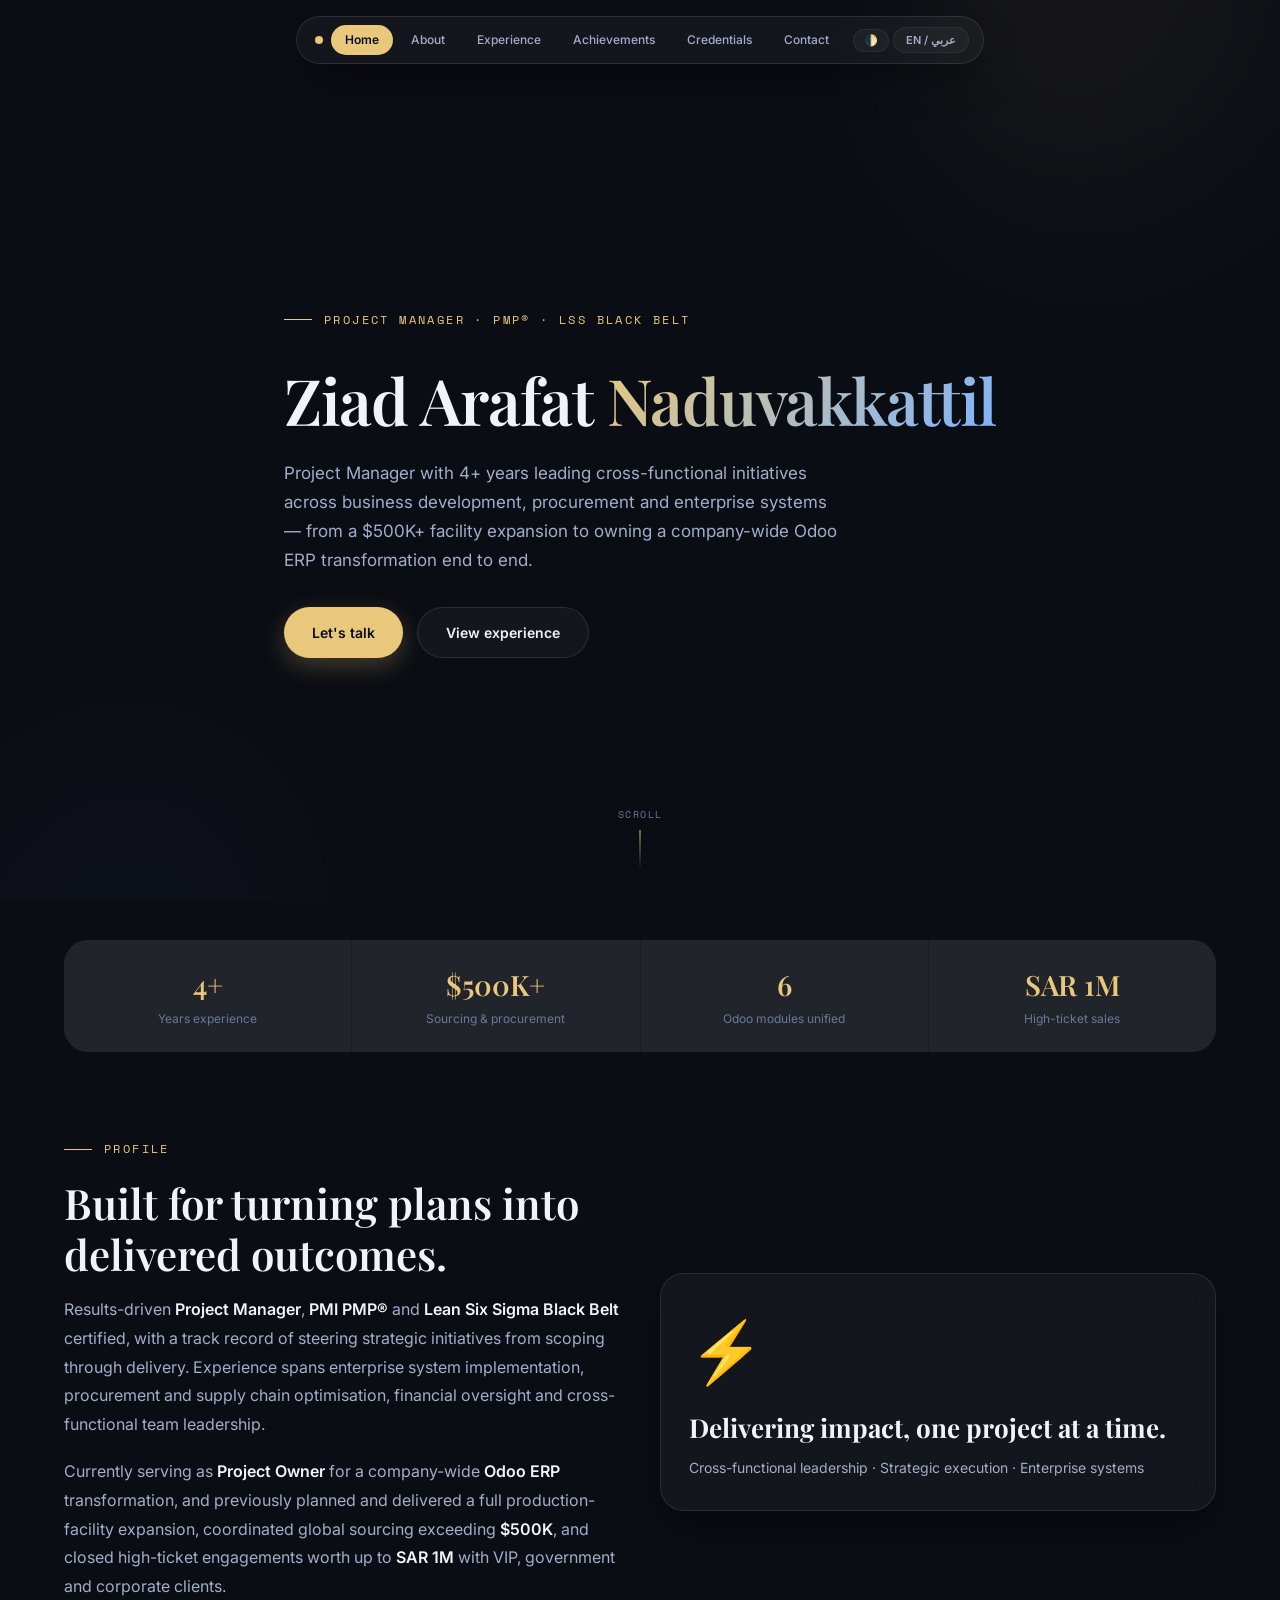
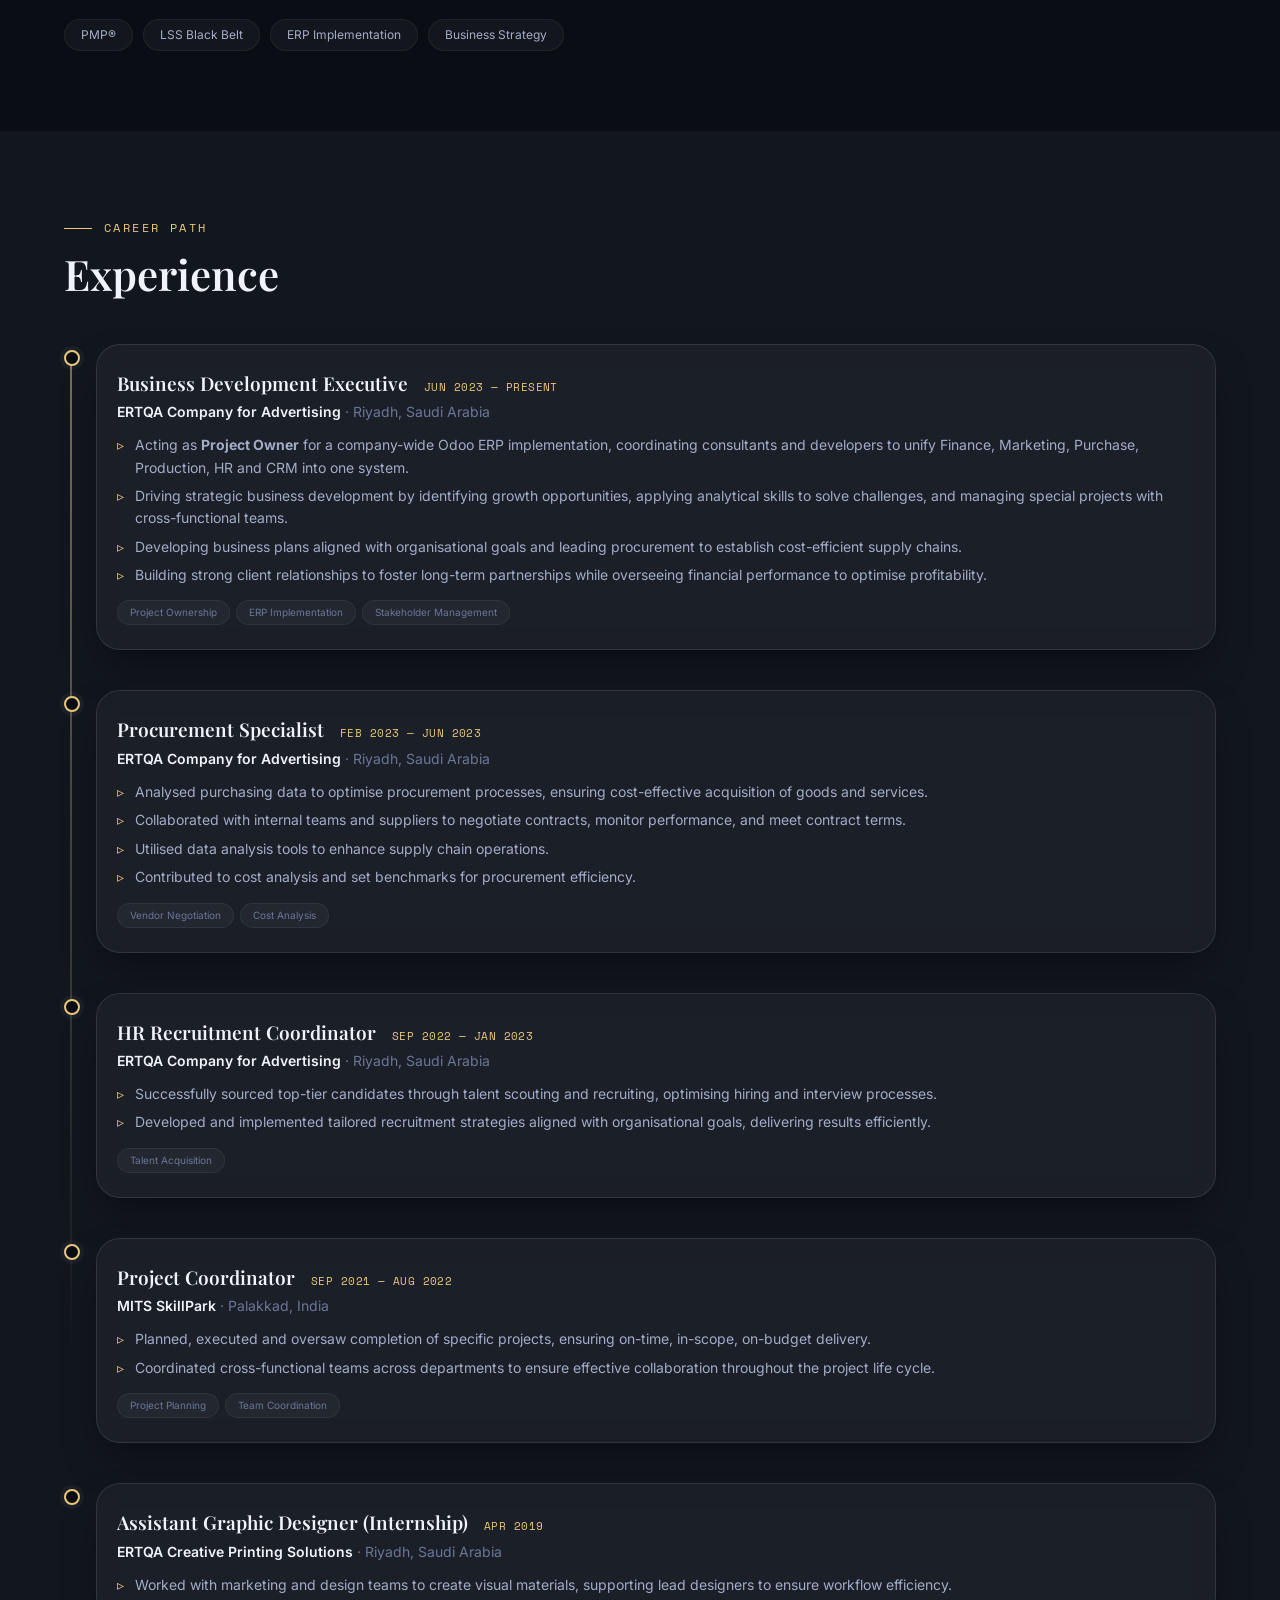
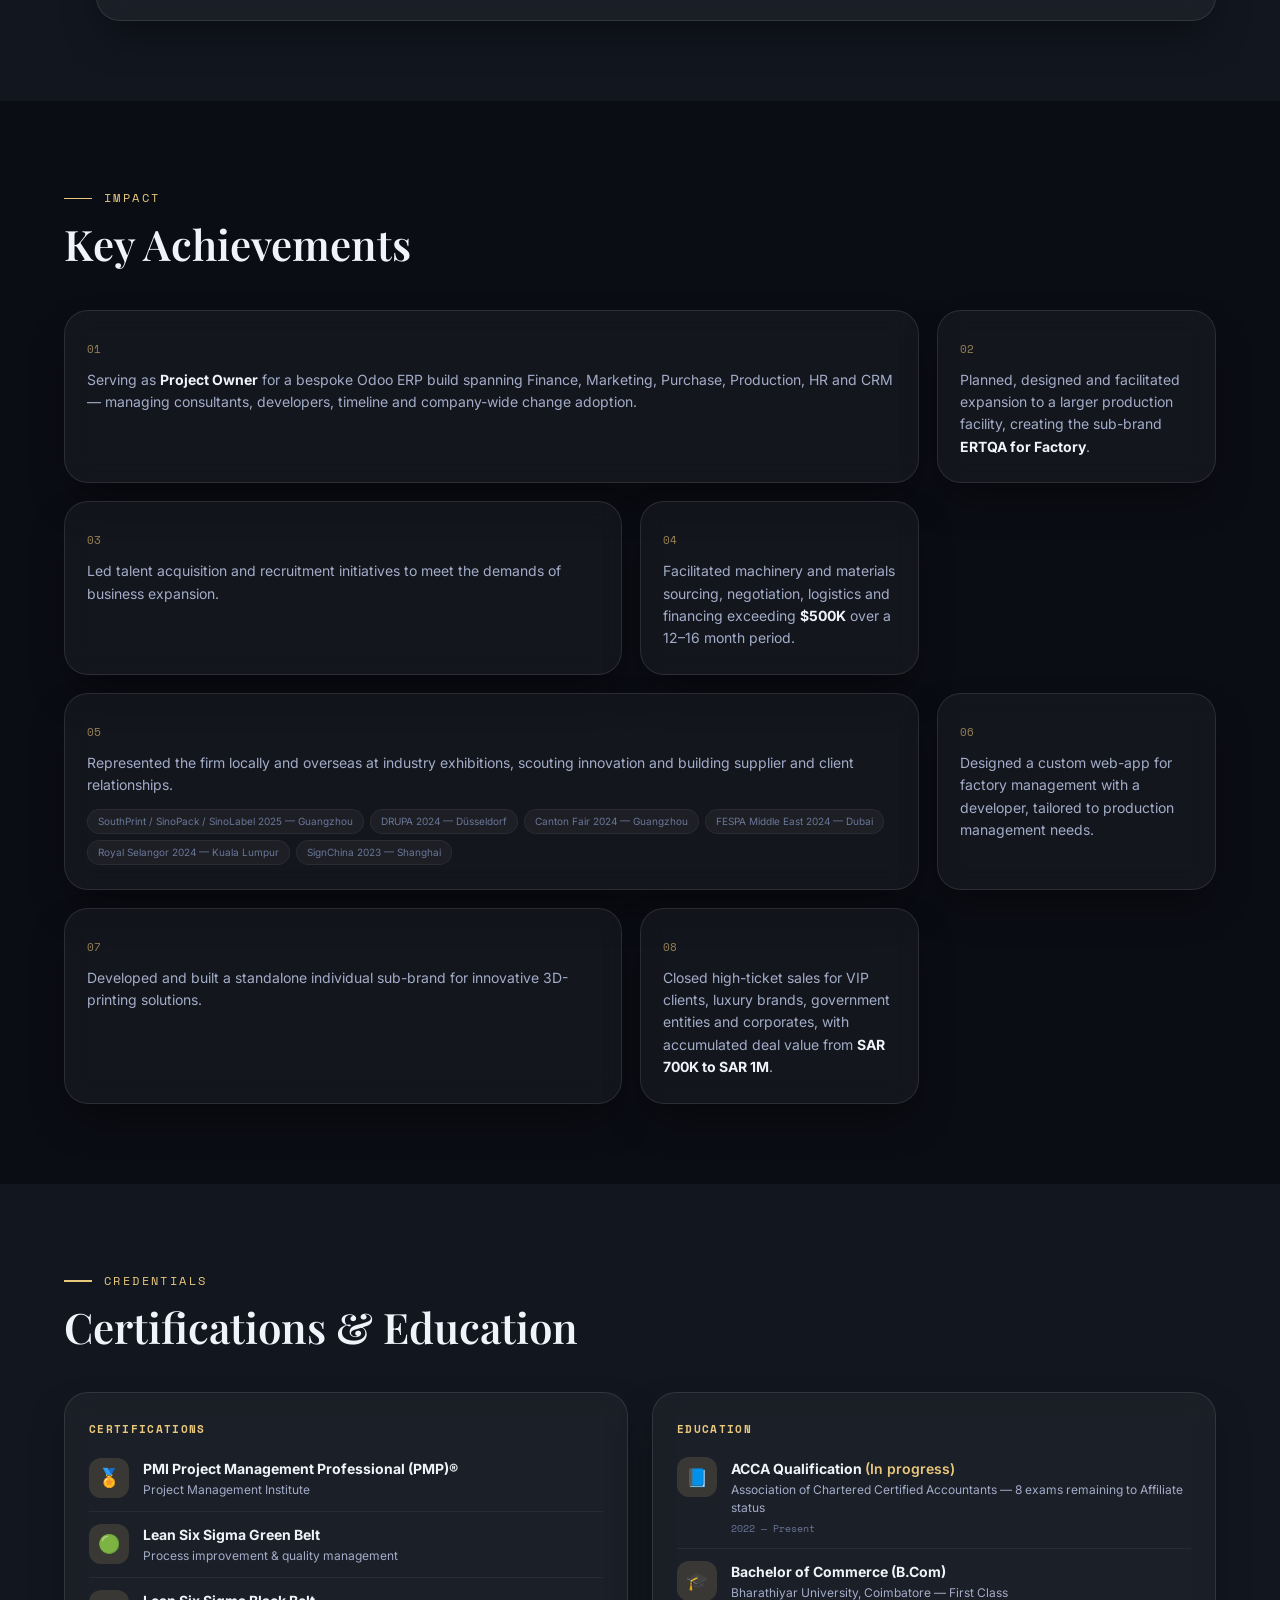
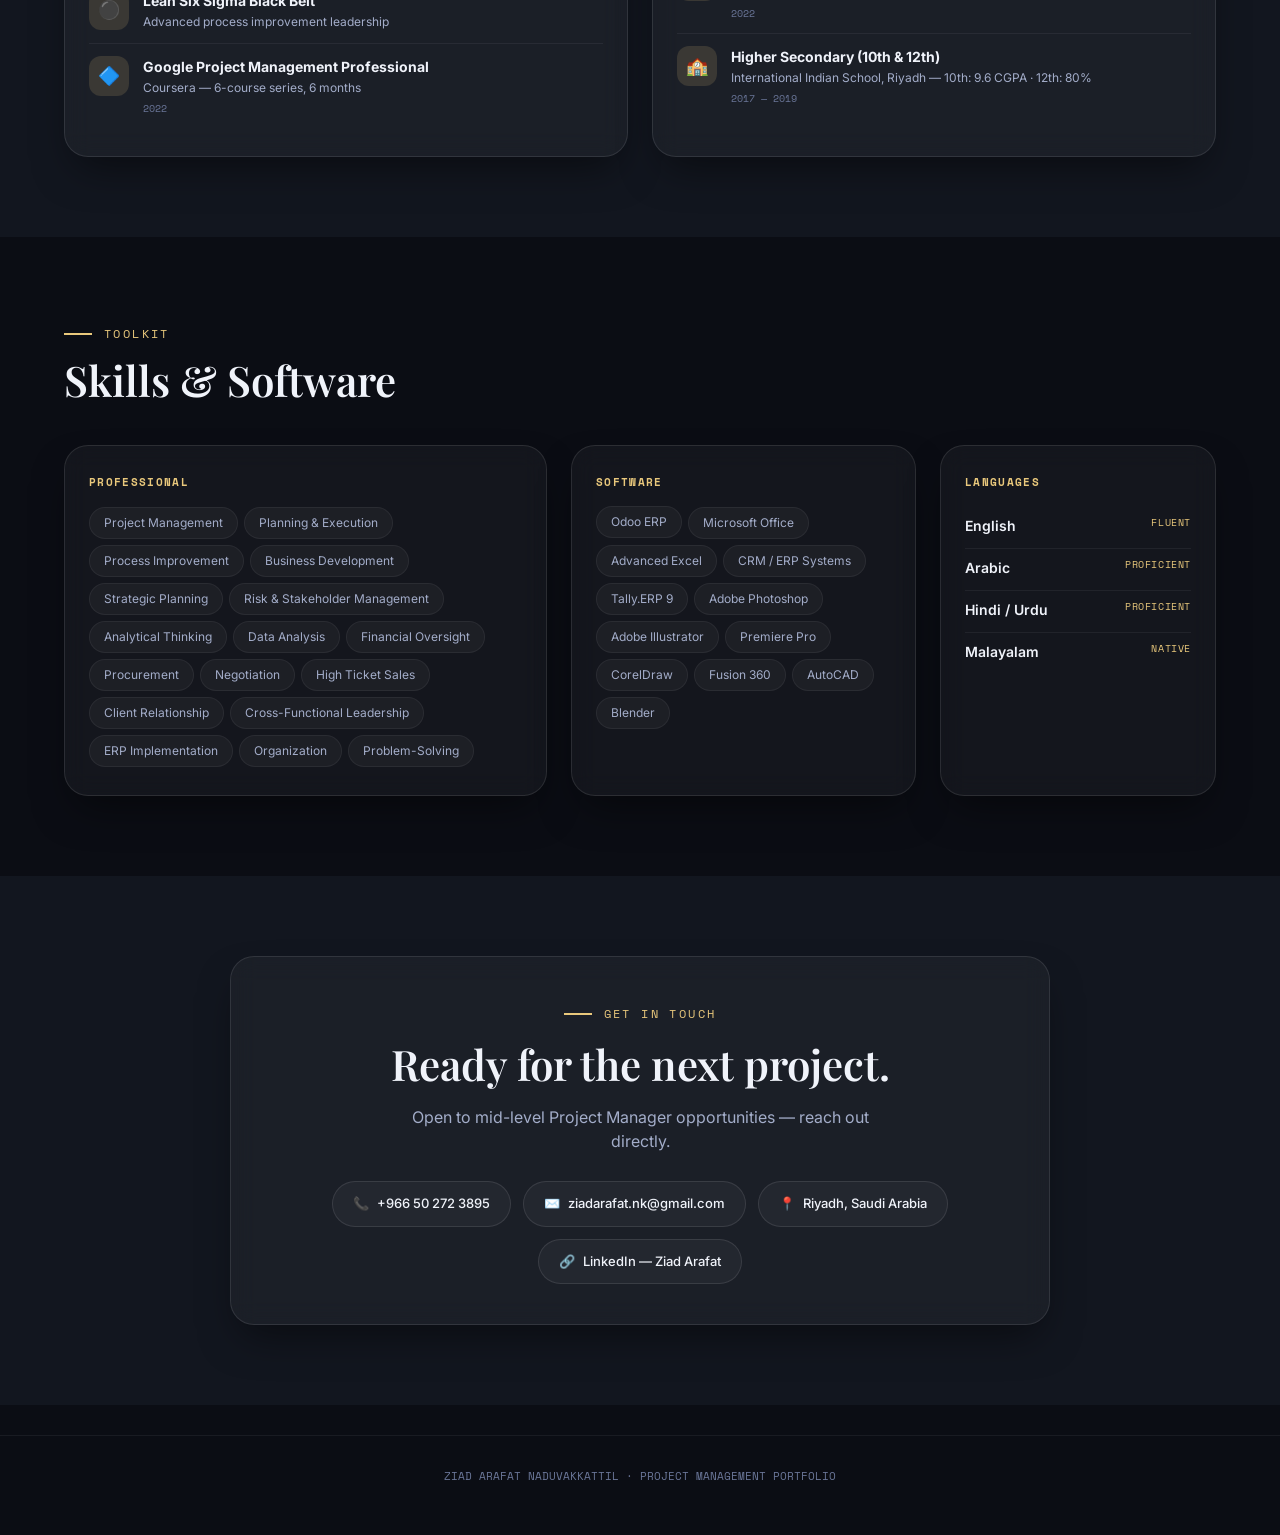
<file: 3.html>
<!DOCTYPE html>
<html lang="en" data-theme="dark">
<head>
  <meta charset="UTF-8">
  <meta name="viewport" content="width=device-width, initial-scale=1.0">
  <title>Ziad Arafat · Project Manager</title>
  <link rel="preconnect" href="https://fonts.googleapis.com">
  <link rel="preconnect" href="https://fonts.gstatic.com" crossorigin>
  <link href="https://fonts.googleapis.com/css2?family=Inter:opsz,wght@14..32,400;14..32,500;14..32,600;14..32,700;14..32,800&family=Space+Mono:wght@400;700&family=Playfair+Display:ital,wght@0,600;1,600&display=swap" rel="stylesheet">
  <style>
    * { margin:0; padding:0; box-sizing:border-box; }
    :root {
      --bg-deep: #0b0d14;
      --bg-surface: #12161f;
      --bg-elevated: #1a1f2b;
      --bg-card: rgba(255,255,255,0.04);
      --border-subtle: rgba(255,255,255,0.06);
      --border-soft: rgba(255,255,255,0.10);
      --text-primary: #f0f3fa;
      --text-secondary: #a3adc9;
      --text-tertiary: #6b7799;
      --accent-gold: #e9c87c;
      --accent-gold-dim: rgba(233,200,124,0.15);
      --accent-blue: #7bb3ff;
      --accent-blue-dim: rgba(123,179,255,0.12);
      --shadow-card: 0 20px 40px -12px rgba(0,0,0,0.5);
      --radius-card: 24px;
      --radius-pill: 999px;
      --transition-smooth: cubic-bezier(0.23, 1, 0.32, 1);
    }
    [data-theme="light"] {
      --bg-deep: #f2f5fc;
      --bg-surface: #e6ecf7;
      --bg-elevated: #d5dceb;
      --bg-card: rgba(255,255,255,0.6);
      --border-subtle: rgba(0,0,0,0.06);
      --border-soft: rgba(0,0,0,0.10);
      --text-primary: #0f1420;
      --text-secondary: #2f3a55;
      --text-tertiary: #5f6b87;
      --accent-gold: #b48b3a;
      --accent-gold-dim: rgba(180,139,58,0.12);
      --accent-blue: #2a7de1;
      --accent-blue-dim: rgba(42,125,225,0.10);
      --shadow-card: 0 20px 40px -12px rgba(0,0,0,0.10);
    }
    html { background: var(--bg-deep); transition: background 0.5s ease; scroll-behavior: smooth; }
    body {
      font-family: 'Inter', -apple-system, sans-serif;
      background: var(--bg-deep);
      color: var(--text-primary);
      overflow-x: hidden;
      line-height: 1.5;
      transition: background 0.5s, color 0.4s;
    }
    ::selection { background: var(--accent-gold); color: #0b0d14; }
    a { color: inherit; text-decoration: none; }
    img { display: block; max-width: 100%; }

    .container { max-width: 1200px; margin: 0 auto; padding: 0 24px; }
    .section-pad { padding: 80px 0; }
    @media (max-width: 700px) { .section-pad { padding: 50px 0; } }
    .flex-center { display: flex; align-items: center; justify-content: center; }
    .grid-2 { display: grid; grid-template-columns: 1fr 1fr; gap: 40px; }
    .grid-3 { display: grid; grid-template-columns: repeat(3,1fr); gap: 24px; }
    @media (max-width: 860px) {
      .grid-2, .grid-3 { grid-template-columns: 1fr; gap: 24px; }
    }

    .eyebrow {
      font-family: 'Space Mono', monospace;
      font-size: 12px;
      letter-spacing: 0.2em;
      text-transform: uppercase;
      color: var(--accent-gold);
      display: inline-flex;
      align-items: center;
      gap: 12px;
    }
    .eyebrow::before {
      content: '';
      width: 28px;
      height: 1.5px;
      background: var(--accent-gold);
      display: inline-block;
    }
    [lang="ar"] .eyebrow::before { display: none; }
    [lang="ar"] .eyebrow::after {
      content: '';
      width: 28px;
      height: 1.5px;
      background: var(--accent-gold);
      display: inline-block;
    }

    .heading-lg {
      font-family: 'Playfair Display', serif;
      font-weight: 600;
      font-size: clamp(36px, 6vw, 64px);
      line-height: 1.1;
      letter-spacing: -0.02em;
    }
    .heading-md {
      font-family: 'Playfair Display', serif;
      font-weight: 600;
      font-size: clamp(28px, 4vw, 42px);
      line-height: 1.2;
    }
    .text-glow { background: linear-gradient(135deg, var(--accent-gold), var(--accent-blue)); -webkit-background-clip: text; background-clip: text; color: transparent; }

    .card-glass {
      background: var(--bg-card);
      backdrop-filter: blur(12px);
      -webkit-backdrop-filter: blur(12px);
      border: 1px solid var(--border-soft);
      border-radius: var(--radius-card);
      box-shadow: var(--shadow-card);
      transition: background 0.4s, border-color 0.4s, transform 0.4s var(--transition-smooth);
    }
    .card-glass:hover { transform: translateY(-4px); border-color: rgba(255,255,255,0.18); }

    /* --- NAV --- */
    .navbar {
      position: fixed;
      top: 16px;
      left: 50%;
      transform: translateX(-50%);
      z-index: 100;
      background: var(--bg-card);
      backdrop-filter: blur(20px);
      -webkit-backdrop-filter: blur(20px);
      border: 1px solid var(--border-soft);
      border-radius: var(--radius-pill);
      padding: 8px 14px;
      display: flex;
      align-items: center;
      gap: 4px;
      box-shadow: var(--shadow-card);
      transition: background 0.4s, border-color 0.4s;
      max-width: 96vw;
      overflow-x: auto;
      scrollbar-width: none;
      flex-wrap: nowrap;
    }
    .navbar::-webkit-scrollbar { display: none; }
    .navbar a {
      font-size: 12px;
      font-weight: 500;
      color: var(--text-secondary);
      padding: 6px 14px;
      border-radius: var(--radius-pill);
      transition: 0.3s;
      white-space: nowrap;
    }
    .navbar a:hover { color: var(--text-primary); background: var(--bg-card); }
    .navbar a.active { color: #0b0d14; background: var(--accent-gold); font-weight: 600; }
    .navbar .dot {
      width: 8px; height: 8px;
      border-radius: 50%;
      background: var(--accent-gold);
      margin: 0 4px;
      flex-shrink: 0;
    }
    .navbar .actions {
      display: flex;
      align-items: center;
      gap: 4px;
      margin-left: 6px;
      flex-shrink: 0;
    }
    .navbar .actions button {
      background: transparent;
      border: 1px solid var(--border-subtle);
      border-radius: var(--radius-pill);
      padding: 5px 12px;
      font-size: 11px;
      font-weight: 600;
      color: var(--text-secondary);
      cursor: pointer;
      transition: 0.3s;
      font-family: 'Inter', sans-serif;
      background: var(--bg-card);
      white-space: nowrap;
    }
    .navbar .actions button:hover { background: var(--bg-elevated); color: var(--text-primary); }
    .theme-toggle { font-size: 16px; padding: 5px 10px !important; line-height: 1; }
    @media (max-width: 700px) {
      .navbar { padding: 6px 10px; gap: 2px; top: 10px; }
      .navbar a { font-size: 10px; padding: 4px 8px; }
      .navbar .dot { display: none; }
      .navbar .actions button { font-size: 10px; padding: 4px 8px; }
    }

    /* HERO */
    #hero {
      min-height: 100vh;
      display: flex;
      align-items: center;
      padding: 100px 0 40px;
      position: relative;
      overflow: hidden;
    }
    #hero .bg-orb {
      position: absolute;
      width: 500px; height: 500px;
      border-radius: 50%;
      background: radial-gradient(circle at 30% 30%, var(--accent-gold-dim), transparent 70%);
      top: -20%; right: -10%;
      pointer-events: none;
      filter: blur(80px);
      opacity: 0.5;
    }
    #hero .bg-orb-2 {
      position: absolute;
      width: 400px; height: 400px;
      border-radius: 50%;
      background: radial-gradient(circle at 70% 70%, var(--accent-blue-dim), transparent 70%);
      bottom: -20%; left: -10%;
      pointer-events: none;
      filter: blur(80px);
      opacity: 0.4;
    }
    .hero-content { position: relative; z-index: 2; max-width: 800px; }
    .hero-content .eyebrow { margin-bottom: 20px; }
    .hero-content h1 { margin: 16px 0 24px; }
    .hero-content p { font-size: 17px; color: var(--text-secondary); max-width: 560px; line-height: 1.7; }
    .hero-actions { margin-top: 32px; display: flex; gap: 14px; flex-wrap: wrap; }
    .btn {
      display: inline-flex; align-items: center; gap: 10px;
      padding: 14px 28px; border-radius: var(--radius-pill);
      font-weight: 600; font-size: 14px;
      transition: 0.4s var(--transition-smooth);
      border: none; cursor: pointer;
    }
    .btn-primary { background: var(--accent-gold); color: #0b0d14; box-shadow: 0 8px 24px rgba(233,200,124,0.25); }
    .btn-primary:hover { transform: translateY(-3px); box-shadow: 0 12px 32px rgba(233,200,124,0.35); }
    .btn-ghost { background: var(--bg-card); border: 1px solid var(--border-soft); color: var(--text-primary); }
    .btn-ghost:hover { background: var(--bg-elevated); transform: translateY(-3px); }
    .scroll-indicator {
      position: absolute; bottom: 30px; left: 50%; transform: translateX(-50%);
      display: flex; flex-direction: column; align-items: center; gap: 8px;
      font-family: 'Space Mono', monospace; font-size: 10px; letter-spacing: 0.15em;
      color: var(--text-tertiary);
    }
    .scroll-indicator .line { width: 1px; height: 40px; background: linear-gradient(var(--accent-gold), transparent); animation: scrollPulse 2s ease-in-out infinite; }
    @keyframes scrollPulse { 0% { transform: scaleY(0.2); transform-origin: top; } 50% { transform: scaleY(1); transform-origin: top; } 51% { transform-origin: bottom; } 100% { transform: scaleY(0.2); transform-origin: bottom; } }

    /* STATS */
    .stats-grid {
      display: grid;
      grid-template-columns: repeat(4, 1fr);
      gap: 1px;
      background: var(--border-subtle);
      border-radius: var(--radius-card);
      overflow: hidden;
      margin-top: 40px;
    }
    .stat-item {
      background: var(--bg-card);
      padding: 24px 16px;
      text-align: center;
    }
    .stat-item .number { font-family: 'Playfair Display', serif; font-size: 28px; font-weight: 600; color: var(--accent-gold); }
    .stat-item .label { font-size: 12px; color: var(--text-tertiary); margin-top: 4px; }
    @media (max-width: 700px) { .stats-grid { grid-template-columns: 1fr 1fr; } }

    /* ABOUT */
    .about-grid {
      display: grid;
      grid-template-columns: 1fr 1fr;
      gap: 40px;
      align-items: start;
    }
    .about-text p { font-size: 16px; color: var(--text-secondary); line-height: 1.8; margin-bottom: 18px; }
    .about-text strong { color: var(--text-primary); font-weight: 600; }
    .about-tags { display: flex; flex-wrap: wrap; gap: 10px; margin-top: 12px; }
    .about-tags span {
      padding: 6px 16px; border-radius: var(--radius-pill);
      background: var(--bg-card); border: 1px solid var(--border-subtle);
      font-size: 12px; color: var(--text-secondary);
    }
    @media (max-width: 860px) { .about-grid { grid-template-columns: 1fr; gap: 28px; } }

    /* EXPERIENCE TIMELINE */
    .timeline { position: relative; padding-left: 32px; }
    .timeline::before {
      content: ''; position: absolute; left: 6px; top: 8px; bottom: 8px;
      width: 1.5px; background: linear-gradient(var(--accent-gold), transparent 80%);
      opacity: 0.5;
    }
    .tl-item { position: relative; padding-bottom: 40px; }
    .tl-item:last-child { padding-bottom: 0; }
    .tl-item::before {
      content: ''; position: absolute; left: -32px; top: 6px;
      width: 12px; height: 12px; border-radius: 50%;
      background: var(--bg-deep); border: 2px solid var(--accent-gold);
      box-shadow: 0 0 0 4px var(--bg-card);
    }
    .tl-card { padding: 24px 20px; }
    .tl-head { display: flex; flex-wrap: wrap; align-items: baseline; gap: 8px 16px; margin-bottom: 4px; }
    .tl-role { font-family: 'Playfair Display', serif; font-size: 19px; font-weight: 600; }
    .tl-date { font-family: 'Space Mono', monospace; font-size: 11px; color: var(--accent-gold); letter-spacing: 0.04em; }
    .tl-company { font-size: 14px; color: var(--text-tertiary); margin-bottom: 12px; }
    .tl-company b { color: var(--text-primary); font-weight: 600; }
    .tl-card ul { list-style: none; display: flex; flex-direction: column; gap: 6px; }
    .tl-card li { font-size: 14px; line-height: 1.6; color: var(--text-secondary); padding-left: 18px; position: relative; }
    .tl-card li::before { content: '▹'; position: absolute; left: 0; color: var(--accent-gold); }
    .tl-tags { display: flex; flex-wrap: wrap; gap: 6px; margin-top: 14px; }
    .tl-tags span {
      font-size: 10px; padding: 4px 12px; border-radius: var(--radius-pill);
      background: var(--bg-card); border: 1px solid var(--border-subtle);
      color: var(--text-tertiary);
    }
    [lang="ar"] .timeline { padding-left: 0; padding-right: 32px; }
    [lang="ar"] .timeline::before { left: auto; right: 6px; }
    [lang="ar"] .tl-item::before { left: auto; right: -32px; }
    [lang="ar"] .tl-card li { padding-left: 0; padding-right: 18px; }
    [lang="ar"] .tl-card li::before { left: auto; right: 0; }

    /* ACHIEVEMENTS */
    .achieve-grid {
      display: grid;
      grid-template-columns: 2fr 1fr 1fr;
      gap: 18px;
    }
    .achieve-card { padding: 24px 22px; transition: transform 0.4s var(--transition-smooth); }
    .achieve-card:hover { transform: translateY(-6px); }
    .achieve-card .num { font-family: 'Space Mono', monospace; font-size: 11px; color: var(--accent-gold); opacity: 0.6; }
    .achieve-card p { margin-top: 10px; font-size: 14px; line-height: 1.6; color: var(--text-secondary); }
    .achieve-card p strong { color: var(--text-primary); }
    .achieve-card.wide { grid-column: span 2; }
    .achieve-events { display: flex; flex-wrap: wrap; gap: 6px; margin-top: 12px; }
    .achieve-events span {
      font-size: 10px; padding: 4px 10px; border-radius: var(--radius-pill);
      background: var(--bg-card); border: 1px solid var(--border-subtle);
      color: var(--text-tertiary);
    }
    @media (max-width: 900px) { .achieve-grid { grid-template-columns: 1fr 1fr; } .achieve-card.wide { grid-column: span 2; } }
    @media (max-width: 600px) { .achieve-grid { grid-template-columns: 1fr; } .achieve-card.wide { grid-column: span 1; } }

    /* CREDENTIALS */
    .cred-grid { display: grid; grid-template-columns: 1fr 1fr; gap: 24px; }
    .cred-card { padding: 28px 24px; }
    .cred-card h4 { font-family: 'Space Mono', monospace; font-size: 11px; letter-spacing: 0.12em; color: var(--accent-gold); text-transform: uppercase; margin-bottom: 20px; }
    .cred-entry { display: flex; gap: 14px; padding: 12px 0; border-top: 1px solid var(--border-subtle); }
    .cred-entry:first-of-type { border-top: none; padding-top: 0; }
    .cred-icon { width: 40px; height: 40px; border-radius: 12px; background: var(--accent-gold-dim); display: flex; align-items: center; justify-content: center; font-size: 18px; flex-shrink: 0; }
    .cred-entry h5 { font-size: 14px; font-weight: 700; margin-bottom: 2px; }
    .cred-entry p { font-size: 12px; color: var(--text-secondary); line-height: 1.5; }
    .cred-entry .year { font-family: 'Space Mono', monospace; font-size: 10px; color: var(--text-tertiary); display: block; margin-top: 4px; }
    @media (max-width: 860px) { .cred-grid { grid-template-columns: 1fr; } }

    /* SKILLS */
    .skills-grid { display: grid; grid-template-columns: 1.4fr 1fr 0.8fr; gap: 24px; }
    .skill-card { padding: 28px 24px; }
    .skill-card h4 { font-family: 'Space Mono', monospace; font-size: 11px; letter-spacing: 0.12em; color: var(--accent-gold); text-transform: uppercase; margin-bottom: 16px; }
    .pill-cloud { display: flex; flex-wrap: wrap; gap: 6px; }
    .pill-cloud span {
      padding: 6px 14px; border-radius: var(--radius-pill);
      background: var(--bg-card); border: 1px solid var(--border-subtle);
      font-size: 12px; color: var(--text-secondary);
      transition: 0.3s;
    }
    .pill-cloud span:hover { color: var(--text-primary); border-color: var(--accent-gold); transform: translateY(-2px); }
    .lang-list { display: flex; flex-direction: column; gap: 4px; }
    .lang-row { display: flex; justify-content: space-between; padding: 8px 0; border-top: 1px solid var(--border-subtle); }
    .lang-row:first-of-type { border-top: none; }
    .lang-row .lname { font-weight: 600; font-size: 14px; }
    .lang-row .llevel { font-size: 10px; color: var(--accent-gold); font-family: 'Space Mono', monospace; letter-spacing: 0.06em; }
    @media (max-width: 900px) { .skills-grid { grid-template-columns: 1fr; } }

    /* CONTACT */
    .contact-card { padding: 40px 24px; text-align: center; }
    .contact-card h2 { margin: 16px 0; }
    .contact-card .sub { color: var(--text-secondary); max-width: 480px; margin: 0 auto 28px; font-size: 16px; }
    .contact-links { display: flex; flex-wrap: wrap; justify-content: center; gap: 12px; }
    .clink {
      display: flex; align-items: center; gap: 8px;
      padding: 12px 20px; border-radius: var(--radius-pill);
      background: var(--bg-card); border: 1px solid var(--border-soft);
      font-size: 13px; font-weight: 500;
      transition: 0.3s var(--transition-smooth);
    }
    .clink:hover { transform: translateY(-3px); background: var(--bg-elevated); border-color: var(--accent-gold); }

    /* FOOTER */
    footer { text-align: center; padding: 32px 24px 50px; color: var(--text-tertiary); font-size: 11px; font-family: 'Space Mono', monospace; border-top: 1px solid var(--border-subtle); margin-top: 30px; }

    /* REVEAL */
    .reveal { opacity: 0; transform: translateY(40px); transition: opacity 0.8s cubic-bezier(0.23,1,0.32,1), transform 0.9s cubic-bezier(0.23,1,0.32,1); }
    .reveal.visible { opacity: 1; transform: translateY(0); }
    .reveal-d1 { transition-delay: 0.08s; }
    .reveal-d2 { transition-delay: 0.16s; }
    .reveal-d3 { transition-delay: 0.24s; }
    .reveal-d4 { transition-delay: 0.32s; }
    @media (prefers-reduced-motion: reduce) { .reveal { opacity: 1; transform: none; transition: none; } }
  </style>
</head>
<body>
  <nav class="navbar" id="navbar">
    <span class="dot"></span>
    <a href="#hero" class="active" data-key="nav-home">Home</a>
    <a href="#about" data-key="nav-about">About</a>
    <a href="#experience" data-key="nav-experience">Experience</a>
    <a href="#achievements" data-key="nav-achievements">Achievements</a>
    <a href="#credentials" data-key="nav-credentials">Credentials</a>
    <a href="#contact" data-key="nav-contact">Contact</a>
    <div class="actions">
      <button class="theme-toggle" id="themeToggle" aria-label="Toggle theme">🌓</button>
      <button id="langToggle">EN / عربي</button>
    </div>
  </nav>

  <section id="hero">
    <div class="bg-orb"></div><div class="bg-orb-2"></div>
    <div class="container hero-content">
      <span class="eyebrow" data-key="hero-badge">Project Manager · PMP® · LSS Black Belt</span>
      <h1 class="heading-lg">Ziad Arafat <span class="highlight text-glow">Naduvakkattil</span></h1>
      <p data-key="hero-desc">Project Manager with 4+ years leading cross-functional initiatives across business development, procurement and enterprise systems — from a $500K+ facility expansion to owning a company-wide Odoo ERP transformation end to end.</p>
      <div class="hero-actions">
        <a href="#contact" class="btn btn-primary" data-key="cta-talk">Let's talk</a>
        <a href="#experience" class="btn btn-ghost" data-key="cta-exp">View experience</a>
      </div>
    </div>
    <div class="scroll-indicator"><span data-key="scroll">SCROLL</span><span class="line"></span></div>
  </section>

  <div class="container">
    <div class="stats-grid">
      <div class="stat-item"><div class="number">4+</div><div class="label" data-key="stat1">Years experience</div></div>
      <div class="stat-item"><div class="number">$500K+</div><div class="label" data-key="stat2">Sourcing & procurement</div></div>
      <div class="stat-item"><div class="number">6</div><div class="label" data-key="stat3">Odoo modules unified</div></div>
      <div class="stat-item"><div class="number">SAR 1M</div><div class="label" data-key="stat4">High-ticket sales</div></div>
    </div>
  </div>

  <section id="about" class="section-pad">
    <div class="container">
      <div class="about-grid">
        <div class="reveal">
          <span class="eyebrow" data-key="about-eyebrow">Profile</span>
          <h2 class="heading-md" style="margin: 20px 0 16px;" data-key="about-title">Built for turning plans into delivered outcomes.</h2>
          <div class="about-text">
            <p data-key="about-p1">Results-driven <strong>Project Manager</strong>, <strong>PMI PMP®</strong> and <strong>Lean Six Sigma Black Belt</strong> certified, with a track record of steering strategic initiatives from scoping through delivery. Experience spans enterprise system implementation, procurement and supply chain optimisation, financial oversight and cross-functional team leadership.</p>
            <p data-key="about-p2">Currently serving as <strong>Project Owner</strong> for a company-wide <strong>Odoo ERP</strong> transformation, and previously planned and delivered a full production-facility expansion, coordinated global sourcing exceeding <strong>$500K</strong>, and closed high-ticket engagements worth up to <strong>SAR 1M</strong> with VIP, government and corporate clients.</p>
          </div>
          <div class="about-tags"><span>PMP®</span><span>LSS Black Belt</span><span>ERP Implementation</span><span>Business Strategy</span></div>
        </div>
        <div class="card-glass" style="padding: 32px 28px; align-self: center;" data-reveal>
          <div style="font-size: 60px; margin-bottom: 12px;">⚡</div>
          <h3 style="font-family: 'Playfair Display', serif; font-size: 26px; margin-bottom: 10px;" data-key="about-quote">"Delivering impact, one project at a time."</h3>
          <p style="color: var(--text-secondary); font-size: 14px;" data-key="about-quote-sub">Cross-functional leadership · Strategic execution · Enterprise systems</p>
        </div>
      </div>
    </div>
  </section>

  <section id="experience" class="section-pad" style="background: var(--bg-surface); transition: background 0.5s;">
    <div class="container">
      <div class="reveal" style="margin-bottom: 44px;">
        <span class="eyebrow" data-key="exp-eyebrow">Career Path</span>
        <h2 class="heading-md" style="margin-top: 12px;" data-key="exp-title">Experience</h2>
      </div>
      <div class="timeline">
        <div class="tl-item reveal">
          <div class="card-glass tl-card">
            <div class="tl-head"><span class="tl-role" data-key="exp1-role">Business Development Executive</span><span class="tl-date" data-key="exp1-date">JUN 2023 — PRESENT</span></div>
            <div class="tl-company"><b>ERTQA Company for Advertising</b> · Riyadh, Saudi Arabia</div>
            <ul>
              <li data-key="exp1-li1">Acting as <strong>Project Owner</strong> for a company-wide Odoo ERP implementation, coordinating consultants and developers to unify Finance, Marketing, Purchase, Production, HR and CRM into one system.</li>
              <li data-key="exp1-li2">Driving strategic business development by identifying growth opportunities, applying analytical skills to solve challenges, and managing special projects with cross-functional teams.</li>
              <li data-key="exp1-li3">Developing business plans aligned with organisational goals and leading procurement to establish cost-efficient supply chains.</li>
              <li data-key="exp1-li4">Building strong client relationships to foster long-term partnerships while overseeing financial performance to optimise profitability.</li>
            </ul>
            <div class="tl-tags"><span>Project Ownership</span><span>ERP Implementation</span><span>Stakeholder Management</span></div>
          </div>
        </div>
        <div class="tl-item reveal reveal-d1">
          <div class="card-glass tl-card">
            <div class="tl-head"><span class="tl-role" data-key="exp2-role">Procurement Specialist</span><span class="tl-date" data-key="exp2-date">FEB 2023 — JUN 2023</span></div>
            <div class="tl-company"><b>ERTQA Company for Advertising</b> · Riyadh, Saudi Arabia</div>
            <ul>
              <li data-key="exp2-li1">Analysed purchasing data to optimise procurement processes, ensuring cost-effective acquisition of goods and services.</li>
              <li data-key="exp2-li2">Collaborated with internal teams and suppliers to negotiate contracts, monitor performance, and meet contract terms.</li>
              <li data-key="exp2-li3">Utilised data analysis tools to enhance supply chain operations.</li>
              <li data-key="exp2-li4">Contributed to cost analysis and set benchmarks for procurement efficiency.</li>
            </ul>
            <div class="tl-tags"><span>Vendor Negotiation</span><span>Cost Analysis</span></div>
          </div>
        </div>
        <div class="tl-item reveal reveal-d2">
          <div class="card-glass tl-card">
            <div class="tl-head"><span class="tl-role" data-key="exp3-role">HR Recruitment Coordinator</span><span class="tl-date" data-key="exp3-date">SEP 2022 — JAN 2023</span></div>
            <div class="tl-company"><b>ERTQA Company for Advertising</b> · Riyadh, Saudi Arabia</div>
            <ul>
              <li data-key="exp3-li1">Successfully sourced top-tier candidates through talent scouting and recruiting, optimising hiring and interview processes.</li>
              <li data-key="exp3-li2">Developed and implemented tailored recruitment strategies aligned with organisational goals, delivering results efficiently.</li>
            </ul>
            <div class="tl-tags"><span>Talent Acquisition</span></div>
          </div>
        </div>
        <div class="tl-item reveal reveal-d3">
          <div class="card-glass tl-card">
            <div class="tl-head"><span class="tl-role" data-key="exp4-role">Project Coordinator</span><span class="tl-date" data-key="exp4-date">SEP 2021 — AUG 2022</span></div>
            <div class="tl-company"><b>MITS SkillPark</b> · Palakkad, India</div>
            <ul>
              <li data-key="exp4-li1">Planned, executed and oversaw completion of specific projects, ensuring on-time, in-scope, on-budget delivery.</li>
              <li data-key="exp4-li2">Coordinated cross-functional teams across departments to ensure effective collaboration throughout the project life cycle.</li>
            </ul>
            <div class="tl-tags"><span>Project Planning</span><span>Team Coordination</span></div>
          </div>
        </div>
        <div class="tl-item reveal reveal-d4">
          <div class="card-glass tl-card">
            <div class="tl-head"><span class="tl-role" data-key="exp5-role">Assistant Graphic Designer (Internship)</span><span class="tl-date" data-key="exp5-date">APR 2019</span></div>
            <div class="tl-company"><b>ERTQA Creative Printing Solutions</b> · Riyadh, Saudi Arabia</div>
            <ul><li data-key="exp5-li1">Worked with marketing and design teams to create visual materials, supporting lead designers to ensure workflow efficiency.</li></ul>
          </div>
        </div>
      </div>
    </div>
  </section>

  <section id="achievements" class="section-pad">
    <div class="container">
      <div class="reveal" style="margin-bottom: 40px;">
        <span class="eyebrow" data-key="ach-eyebrow">Impact</span>
        <h2 class="heading-md" style="margin-top: 12px;" data-key="ach-title">Key Achievements</h2>
      </div>
      <div class="achieve-grid">
        <div class="card-glass achieve-card wide reveal"><span class="num">01</span><p data-key="ach1">Serving as <strong style="color:var(--text-primary)">Project Owner</strong> for a bespoke Odoo ERP build spanning Finance, Marketing, Purchase, Production, HR and CRM — managing consultants, developers, timeline and company-wide change adoption.</p></div>
        <div class="card-glass achieve-card reveal reveal-d1"><span class="num">02</span><p data-key="ach2">Planned, designed and facilitated expansion to a larger production facility, creating the sub-brand <strong style="color:var(--text-primary)">ERTQA for Factory</strong>.</p></div>
        <div class="card-glass achieve-card reveal reveal-d2"><span class="num">03</span><p data-key="ach3">Led talent acquisition and recruitment initiatives to meet the demands of business expansion.</p></div>
        <div class="card-glass achieve-card reveal reveal-d1"><span class="num">04</span><p data-key="ach4">Facilitated machinery and materials sourcing, negotiation, logistics and financing exceeding <strong style="color:var(--text-primary)">$500K</strong> over a 12–16 month period.</p></div>
        <div class="card-glass achieve-card wide reveal reveal-d2"><span class="num">05</span><p data-key="ach5">Represented the firm locally and overseas at industry exhibitions, scouting innovation and building supplier and client relationships.</p><div class="achieve-events"><span>SouthPrint / SinoPack / SinoLabel 2025 — Guangzhou</span><span>DRUPA 2024 — Düsseldorf</span><span>Canton Fair 2024 — Guangzhou</span><span>FESPA Middle East 2024 — Dubai</span><span>Royal Selangor 2024 — Kuala Lumpur</span><span>SignChina 2023 — Shanghai</span></div></div>
        <div class="card-glass achieve-card reveal"><span class="num">06</span><p data-key="ach6">Designed a custom web-app for factory management with a developer, tailored to production management needs.</p></div>
        <div class="card-glass achieve-card reveal reveal-d1"><span class="num">07</span><p data-key="ach7">Developed and built a standalone individual sub-brand for innovative 3D-printing solutions.</p></div>
        <div class="card-glass achieve-card reveal reveal-d2"><span class="num">08</span><p data-key="ach8">Closed high-ticket sales for VIP clients, luxury brands, government entities and corporates, with accumulated deal value from <strong style="color:var(--text-primary)">SAR 700K to SAR 1M</strong>.</p></div>
      </div>
    </div>
  </section>

  <section id="credentials" class="section-pad" style="background: var(--bg-surface); transition: background 0.5s;">
    <div class="container">
      <div class="reveal" style="margin-bottom: 40px;">
        <span class="eyebrow" data-key="cert-eyebrow">Credentials</span>
        <h2 class="heading-md" style="margin-top: 12px;" data-key="cert-title">Certifications & Education</h2>
      </div>
      <div class="cred-grid">
        <div class="card-glass cred-card reveal"><h4 data-key="cert-h4">Certifications</h4>
          <div class="cred-entry"><div class="cred-icon">🏅</div><div><h5>PMI Project Management Professional (PMP)®</h5><p>Project Management Institute</p></div></div>
          <div class="cred-entry"><div class="cred-icon">🟢</div><div><h5>Lean Six Sigma Green Belt</h5><p>Process improvement & quality management</p></div></div>
          <div class="cred-entry"><div class="cred-icon">⚫</div><div><h5>Lean Six Sigma Black Belt</h5><p>Advanced process improvement leadership</p></div></div>
          <div class="cred-entry"><div class="cred-icon">🔷</div><div><h5>Google Project Management Professional</h5><p>Coursera — 6-course series, 6 months<span class="year">2022</span></p></div></div>
        </div>
        <div class="card-glass cred-card reveal reveal-d1"><h4 data-key="edu-h4">Education</h4>
          <div class="cred-entry"><div class="cred-icon">📘</div><div><h5>ACCA Qualification <span style="color:var(--accent-gold);font-weight:600;">(In progress)</span></h5><p>Association of Chartered Certified Accountants — 8 exams remaining to Affiliate status<span class="year">2022 — Present</span></p></div></div>
          <div class="cred-entry"><div class="cred-icon">🎓</div><div><h5>Bachelor of Commerce (B.Com)</h5><p>Bharathiyar University, Coimbatore — First Class<span class="year">2022</span></p></div></div>
          <div class="cred-entry"><div class="cred-icon">🏫</div><div><h5>Higher Secondary (10th & 12th)</h5><p>International Indian School, Riyadh — 10th: 9.6 CGPA · 12th: 80%<span class="year">2017 — 2019</span></p></div></div>
        </div>
      </div>
    </div>
  </section>

  <section id="skills" class="section-pad">
    <div class="container">
      <div class="reveal" style="margin-bottom: 40px;">
        <span class="eyebrow" data-key="skill-eyebrow">Toolkit</span>
        <h2 class="heading-md" style="margin-top: 12px;" data-key="skill-title">Skills & Software</h2>
      </div>
      <div class="skills-grid">
        <div class="card-glass skill-card reveal"><h4 data-key="skill-prof">Professional</h4><div class="pill-cloud"><span>Project Management</span><span>Planning & Execution</span><span>Process Improvement</span><span>Business Development</span><span>Strategic Planning</span><span>Risk & Stakeholder Management</span><span>Analytical Thinking</span><span>Data Analysis</span><span>Financial Oversight</span><span>Procurement</span><span>Negotiation</span><span>High Ticket Sales</span><span>Client Relationship</span><span>Cross-Functional Leadership</span><span>ERP Implementation</span><span>Organization</span><span>Problem-Solving</span></div></div>
        <div class="card-glass skill-card reveal reveal-d1"><h4 data-key="skill-soft">Software</h4><div class="pill-cloud"><span>Odoo ERP</span><span>Microsoft Office</span><span>Advanced Excel</span><span>CRM / ERP Systems</span><span>Tally.ERP 9</span><span>Adobe Photoshop</span><span>Adobe Illustrator</span><span>Premiere Pro</span><span>CorelDraw</span><span>Fusion 360</span><span>AutoCAD</span><span>Blender</span></div></div>
        <div class="card-glass skill-card reveal reveal-d2"><h4 data-key="skill-lang">Languages</h4><div class="lang-list"><div class="lang-row"><span class="lname">English</span><span class="llevel">FLUENT</span></div><div class="lang-row"><span class="lname">Arabic</span><span class="llevel">PROFICIENT</span></div><div class="lang-row"><span class="lname">Hindi / Urdu</span><span class="llevel">PROFICIENT</span></div><div class="lang-row"><span class="lname">Malayalam</span><span class="llevel">NATIVE</span></div></div></div>
      </div>
    </div>
  </section>

  <section id="contact" class="section-pad" style="background: var(--bg-surface); transition: background 0.5s;">
    <div class="container">
      <div class="card-glass contact-card reveal" style="max-width: 820px; margin: 0 auto;">
        <span class="eyebrow" style="justify-content: center;" data-key="contact-eyebrow">Get in touch</span>
        <h2 class="heading-md" data-key="contact-title">Ready for the next project.</h2>
        <p class="sub" data-key="contact-sub">Open to mid-level Project Manager opportunities — reach out directly.</p>
        <div class="contact-links">
          <a class="clink" href="tel:+966502723895"><span>📞</span>+966 50 272 3895</a>
          <a class="clink" href="mailto:ziadarafat.nk@gmail.com"><span>✉️</span>ziadarafat.nk@gmail.com</a>
          <a class="clink" href="#"><span>📍</span>Riyadh, Saudi Arabia</a>
          <a class="clink" href="#"><span>🔗</span>LinkedIn — Ziad Arafat</a>
        </div>
      </div>
    </div>
  </section>

  <footer>ZIAD ARAFAT NADUVAKKATTIL · PROJECT MANAGEMENT PORTFOLIO</footer>

  <script>
    (function(){
      const themeToggle = document.getElementById('themeToggle');
      const html = document.documentElement;
      function setTheme(theme) { html.setAttribute('data-theme', theme); localStorage.setItem('theme', theme); }
      const savedTheme = localStorage.getItem('theme') || 'dark';
      setTheme(savedTheme);
      themeToggle.addEventListener('click', function(){
        const current = html.getAttribute('data-theme');
        setTheme(current === 'dark' ? 'light' : 'dark');
      });

      const langToggle = document.getElementById('langToggle');
      let currentLang = 'en';
      const translations = {
        en: {
          'hero-badge':'Project Manager · PMP® · LSS Black Belt',
          'hero-desc':'Project Manager with 4+ years leading cross-functional initiatives across business development, procurement and enterprise systems — from a $500K+ facility expansion to owning a company-wide Odoo ERP transformation end to end.',
          'cta-talk':"Let's talk",
          'cta-exp':'View experience',
          'scroll':'SCROLL',
          'stat1':'Years experience',
          'stat2':'Sourcing & procurement',
          'stat3':'Odoo modules unified',
          'stat4':'High-ticket sales',
          'about-eyebrow':'Profile',
          'about-title':'Built for turning plans into delivered outcomes.',
          'about-p1':'Results-driven <strong>Project Manager</strong>, <strong>PMI PMP®</strong> and <strong>Lean Six Sigma Black Belt</strong> certified, with a track record of steering strategic initiatives from scoping through delivery. Experience spans enterprise system implementation, procurement and supply chain optimisation, financial oversight and cross-functional team leadership.',
          'about-p2':'Currently serving as <strong>Project Owner</strong> for a company-wide <strong>Odoo ERP</strong> transformation, and previously planned and delivered a full production-facility expansion, coordinated global sourcing exceeding <strong>$500K</strong>, and closed high-ticket engagements worth up to <strong>SAR 1M</strong> with VIP, government and corporate clients.',
          'about-quote':'Delivering impact, one project at a time.',
          'about-quote-sub':'Cross-functional leadership · Strategic execution · Enterprise systems',
          'exp-eyebrow':'Career Path',
          'exp-title':'Experience',
          'exp1-role':'Business Development Executive',
          'exp1-date':'JUN 2023 — PRESENT',
          'exp1-li1':'Acting as <strong>Project Owner</strong> for a company-wide Odoo ERP implementation, coordinating consultants and developers to unify Finance, Marketing, Purchase, Production, HR and CRM into one system.',
          'exp1-li2':'Driving strategic business development by identifying growth opportunities, applying analytical skills to solve challenges, and managing special projects with cross-functional teams.',
          'exp1-li3':'Developing business plans aligned with organisational goals and leading procurement to establish cost-efficient supply chains.',
          'exp1-li4':'Building strong client relationships to foster long-term partnerships while overseeing financial performance to optimise profitability.',
          'exp2-role':'Procurement Specialist',
          'exp2-date':'FEB 2023 — JUN 2023',
          'exp2-li1':'Analysed purchasing data to optimise procurement processes, ensuring cost-effective acquisition of goods and services.',
          'exp2-li2':'Collaborated with internal teams and suppliers to negotiate contracts, monitor performance, and meet contract terms.',
          'exp2-li3':'Utilised data analysis tools to enhance supply chain operations.',
          'exp2-li4':'Contributed to cost analysis and set benchmarks for procurement efficiency.',
          'exp3-role':'HR Recruitment Coordinator',
          'exp3-date':'SEP 2022 — JAN 2023',
          'exp3-li1':'Successfully sourced top-tier candidates through talent scouting and recruiting, optimising hiring and interview processes.',
          'exp3-li2':'Developed and implemented tailored recruitment strategies aligned with organisational goals, delivering results efficiently.',
          'exp4-role':'Project Coordinator',
          'exp4-date':'SEP 2021 — AUG 2022',
          'exp4-li1':'Planned, executed and oversaw completion of specific projects, ensuring on-time, in-scope, on-budget delivery.',
          'exp4-li2':'Coordinated cross-functional teams across departments to ensure effective collaboration throughout the project life cycle.',
          'exp5-role':'Assistant Graphic Designer (Internship)',
          'exp5-date':'APR 2019',
          'exp5-li1':'Worked with marketing and design teams to create visual materials, supporting lead designers to ensure workflow efficiency.',
          'ach-eyebrow':'Impact',
          'ach-title':'Key Achievements',
          'ach1':'Serving as <strong style="color:var(--text-primary)">Project Owner</strong> for a bespoke Odoo ERP build spanning Finance, Marketing, Purchase, Production, HR and CRM — managing consultants, developers, timeline and company-wide change adoption.',
          'ach2':'Planned, designed and facilitated expansion to a larger production facility, creating the sub-brand <strong style="color:var(--text-primary)">ERTQA for Factory</strong>.',
          'ach3':'Led talent acquisition and recruitment initiatives to meet the demands of business expansion.',
          'ach4':'Facilitated machinery and materials sourcing, negotiation, logistics and financing exceeding <strong style="color:var(--text-primary)">$500K</strong> over a 12–16 month period.',
          'ach5':'Represented the firm locally and overseas at industry exhibitions, scouting innovation and building supplier and client relationships.',
          'ach6':'Designed a custom web-app for factory management with a developer, tailored to production management needs.',
          'ach7':'Developed and built a standalone individual sub-brand for innovative 3D-printing solutions.',
          'ach8':'Closed high-ticket sales for VIP clients, luxury brands, government entities and corporates, with accumulated deal value from <strong style="color:var(--text-primary)">SAR 700K to SAR 1M</strong>.',
          'cert-eyebrow':'Credentials',
          'cert-title':'Certifications & Education',
          'cert-h4':'Certifications',
          'edu-h4':'Education',
          'skill-eyebrow':'Toolkit',
          'skill-title':'Skills & Software',
          'skill-prof':'Professional',
          'skill-soft':'Software',
          'skill-lang':'Languages',
          'contact-eyebrow':'Get in touch',
          'contact-title':'Ready for the next project.',
          'contact-sub':'Open to mid-level Project Manager opportunities — reach out directly.',
          'nav-home':'Home','nav-about':'About','nav-experience':'Experience','nav-achievements':'Achievements','nav-credentials':'Credentials','nav-contact':'Contact'
        },
        ar: {
          'hero-badge':'إدارة المشاريع · PMP® · الحزام الأسود LSS',
          'hero-desc':'مدير مشاريع بخبرة تزيد عن 4 سنوات في قيادة المبادرات متعددة الوظائف في تطوير الأعمال والمشتريات والأنظمة المؤسسية — بدءًا من توسعة منشأة بقيمة 500 ألف دولار إلى امتلاك تحول نظام Odoo ERP على مستوى الشركة من البداية إلى النهاية.',
          'cta-talk':'تواصل معي',
          'cta-exp':'عرض الخبرات',
          'scroll':'تمرير',
          'stat1':'سنوات الخبرة',
          'stat2':'المشتريات والتوريد',
          'stat3':'وحدات Odoo الموحدة',
          'stat4':'مبيعات عالية القيمة',
          'about-eyebrow':'الملف الشخصي',
          'about-title':'مصمم لتحويل الخطط إلى نتائج منجزة.',
          'about-p1':'مدير مشاريع موجه نحو النتائج، حاصل على شهادة <strong>PMI PMP®</strong> و <strong>الحزام الأسود للـ Six Sigma</strong>، مع سجل حافل في قيادة المبادرات الاستراتيجية من مرحلة التخطيط إلى التسليم. تشمل الخبرة تنفيذ الأنظمة المؤسسية، تحسين المشتريات وسلسلة التوريد، الرقابة المالية، وقيادة الفرق متعددة الوظائف.',
          'about-p2':'يعمل حاليًا كـ <strong>مالك المشروع</strong> لتحويل نظام <strong>Odoo ERP</strong> على مستوى الشركة، وقام سابقًا بتخطيط وتنفيذ توسعة كاملة لمنشأة إنتاج، وتنسيق التوريد العالمي بأكثر من <strong>500 ألف دولار</strong>، وإغلاق صفقات عالية القيمة تصل إلى <strong>1 مليون ريال سعودي</strong> مع عملاء من فئة VIP والحكومة والشركات.',
          'about-quote':'تقديم الأثر، مشروعًا تلو الآخر.',
          'about-quote-sub':'قيادة متعددة الوظائف · تنفيذ استراتيجي · أنظمة مؤسسية',
          'exp-eyebrow':'المسار المهني',
          'exp-title':'الخبرات',
          'exp1-role':'مسؤول تطوير الأعمال',
          'exp1-date':'يونيو 2023 — الحاضر',
          'exp1-li1':'يعمل كـ <strong>مالك المشروع</strong> لتطبيق Odoo ERP على مستوى الشركة، بتنسيق مع الاستشاريين والمطورين لتوحيد المالية، التسويق، المشتريات، الإنتاج، الموارد البشرية وإدارة العملاء في نظام واحد.',
          'exp1-li2':'دفع تطوير الأعمال الاستراتيجي من خلال تحديد فرص النمو، وتطبيق المهارات التحليلية لحل التحديات، وإدارة المشاريع الخاصة مع فرق متعددة الوظائف.',
          'exp1-li3':'تطوير خطط الأعمال المتوافقة مع الأهداف التنظيمية وقيادة المشتريات لإنشاء سلاسل توريد فعالة من حيث التكلفة.',
          'exp1-li4':'بناء علاقات قوية مع العملاء لتعزيز الشراكات طويلة الأمد مع الإشراف على الأداء المالي لتحسين الربحية.',
          'exp2-role':'أخصائي مشتريات',
          'exp2-date':'فبراير 2023 — يونيو 2023',
          'exp2-li1':'تحليل بيانات الشراء لتحسين عمليات المشتريات وضمان الحصول على السلع والخدمات بتكلفة فعالة.',
          'exp2-li2':'التعاون مع الفرق الداخلية والموردين للتفاوض على العقود ومراقبة الأداء والالتزام بشروط العقود.',
          'exp2-li3':'استخدام أدوات تحليل البيانات لتعزيز عمليات سلسلة التوريد.',
          'exp2-li4':'المساهمة في تحليل التكاليف ووضع معايير لكفاءة المشتريات.',
          'exp3-role':'منسق توظيف الموارد البشرية',
          'exp3-date':'سبتمبر 2022 — يناير 2023',
          'exp3-li1':'نجح في استقطاب أفضل المرشحين من خلال التوظيف والاستقطاب، وتحسين عمليات التوظيف والمقابلات.',
          'exp3-li2':'تطوير وتنفيذ استراتيجيات توظيف مخصصة تتماشى مع الأهداف التنظيمية، وتحقيق النتائج بكفاءة.',
          'exp4-role':'منسق مشاريع',
          'exp4-date':'سبتمبر 2021 — أغسطس 2022',
          'exp4-li1':'تخطيط وتنفيذ والإشراف على إنجاز مشاريع محددة، مع ضمان التسليم في الوقت المحدد، وفي النطاق، وضمن الميزانية.',
          'exp4-li2':'تنسيق الفرق متعددة الوظائف عبر الإدارات لضمان التعاون الفعال طوال دورة حياة المشروع.',
          'exp5-role':'مساعد مصمم جرافيك (تدريب)',
          'exp5-date':'أبريل 2019',
          'exp5-li1':'العمل مع فرق التسويق والتصميم لإنشاء مواد بصرية، ودعم المصممين الرئيسيين لضمان كفاءة سير العمل.',
          'ach-eyebrow':'الأثر',
          'ach-title':'الإنجازات الرئيسية',
          'ach1':'يعمل كـ <strong style="color:var(--text-primary)">مالك المشروع</strong> لتطبيق Odoo ERP المخصص الذي يغطي المالية، التسويق، المشتريات، الإنتاج، الموارد البشرية وإدارة العملاء — مع إدارة الاستشاريين والمطورين والجدول الزمني واعتماد التغيير على مستوى الشركة.',
          'ach2':'تخطيط وتصميم وتسهيل التوسع إلى منشأة إنتاج أكبر، وإنشاء العلامة الفرعية <strong style="color:var(--text-primary)">ERTQA للمصنع</strong>.',
          'ach3':'قيادة مبادرات استقطاب المواهب والتوظيف لتلبية متطلبات التوسع التجاري.',
          'ach4':'تسهيل توريد الآلات والمواد، والتفاوض، والخدمات اللوجستية والتمويل بما يتجاوز <strong style="color:var(--text-primary)">500 ألف دولار</strong> على مدى 12-16 شهرًا.',
          'ach5':'تمثيل الشركة محليًا ودوليًا في المعارض الصناعية، واستكشاف الابتكار وبناء علاقات مع الموردين والعملاء.',
          'ach6':'تصميم تطبيق ويب مخصص لإدارة المصنع مع مطور، مصمم خصيصًا لتلبية احتياجات إدارة الإنتاج.',
          'ach7':'تطوير وبناء علامة فرعية فردية مستقلة لحلول الطباعة ثلاثية الأبعاد المبتكرة.',
          'ach8':'إغلاق مبيعات عالية القيمة لعملاء VIP والعلامات التجارية الفاخرة والجهات الحكومية والشركات، بقيمة تراكمية تتراوح بين <strong style="color:var(--text-primary)">700 ألف إلى 1 مليون ريال سعودي</strong>.',
          'cert-eyebrow':'الشهادات',
          'cert-title':'الشهادات و التعليم',
          'cert-h4':'الشهادات',
          'edu-h4':'التعليم',
          'skill-eyebrow':'مجموعة الأدوات',
          'skill-title':'المهارات والبرمجيات',
          'skill-prof':'المهارات المهنية',
          'skill-soft':'البرمجيات',
          'skill-lang':'اللغات',
          'contact-eyebrow':'تواصل معي',
          'contact-title':'جاهز للمشروع القادم.',
          'contact-sub':'منفتح على فرص إدارة المشاريع للمستوى المتوسط — تواصل مباشرة.',
          'nav-home':'الرئيسية','nav-about':'الملف','nav-experience':'الخبرات','nav-achievements':'الإنجازات','nav-credentials':'الشهادات','nav-contact':'اتصال'
        }
      };
      function setLang(lang) {
        currentLang = lang;
        document.documentElement.lang = lang === 'ar' ? 'ar' : 'en';
        document.documentElement.dir = lang === 'ar' ? 'rtl' : 'ltr';
        document.querySelectorAll('[data-key]').forEach(el => {
          const key = el.getAttribute('data-key');
          if (translations[lang] && translations[lang][key]) {
            if (el.tagName === 'BUTTON' || el.tagName === 'A') {
              if (!el.classList.contains('theme-toggle')) el.textContent = translations[lang][key];
            } else {
              el.innerHTML = translations[lang][key];
            }
          }
        });
        langToggle.textContent = lang === 'ar' ? 'EN / عربي' : 'EN / عربي';
      }
      langToggle.addEventListener('click', function(){ setLang(currentLang === 'en' ? 'ar' : 'en'); });
      setLang('en');

      const reveals = document.querySelectorAll('.reveal');
      const ro = new IntersectionObserver((entries) => {
        entries.forEach(entry => { if (entry.isIntersecting) entry.target.classList.add('visible'); });
      }, { threshold: 0.12 });
      reveals.forEach(el => ro.observe(el));

      const navLinks = document.querySelectorAll('.navbar a');
      const sections = document.querySelectorAll('section[id]');
      const navObserver = new IntersectionObserver((entries) => {
        entries.forEach(entry => {
          if (entry.isIntersecting) {
            navLinks.forEach(link => link.classList.remove('active'));
            const id = entry.target.id;
            document.querySelector(`.navbar a[href="#${id}"]`)?.classList.add('active');
          }
        });
      }, { threshold: 0.3 });
      sections.forEach(s => navObserver.observe(s));

      navLinks.forEach(link => {
        link.addEventListener('click', function(e) {
          e.preventDefault();
          const target = document.querySelector(this.getAttribute('href'));
          if (target) target.scrollIntoView({ behavior: 'smooth' });
        });
      });
    })();
  </script>
</body>
</html>
</file>
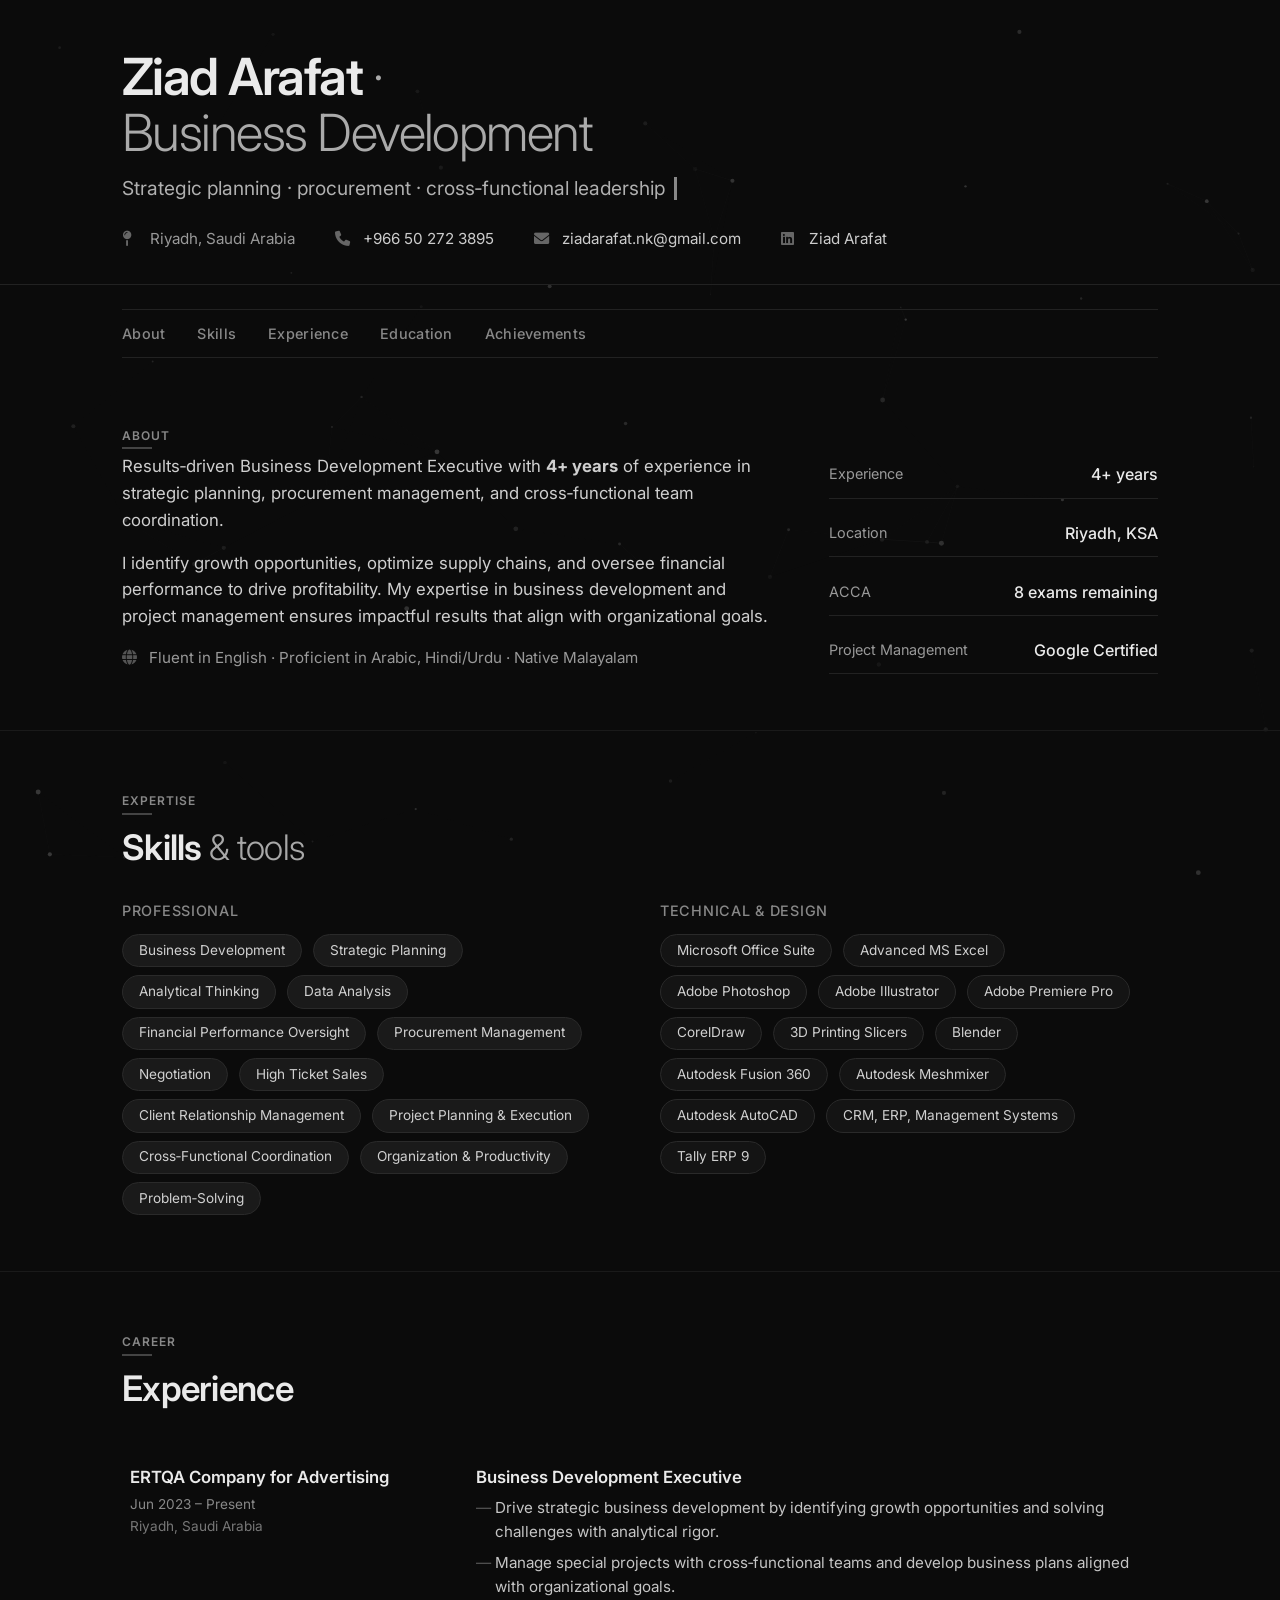
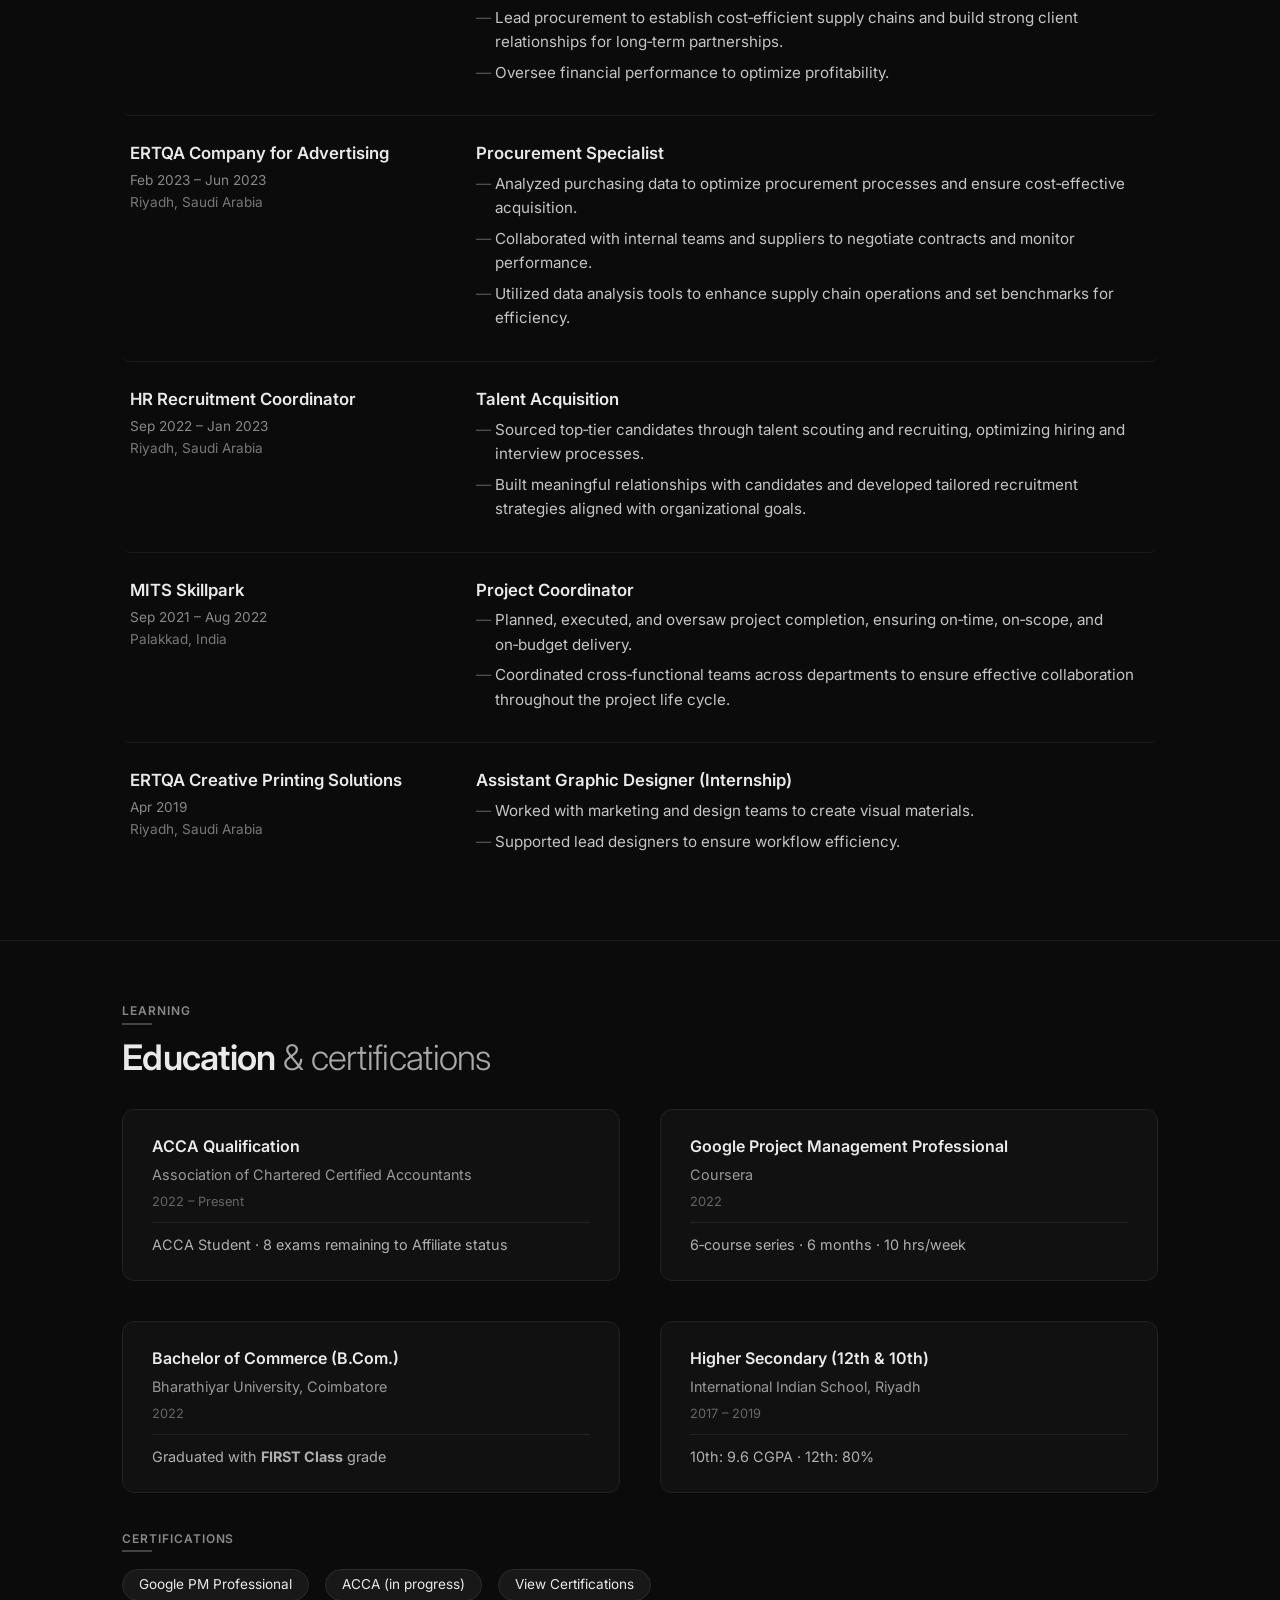
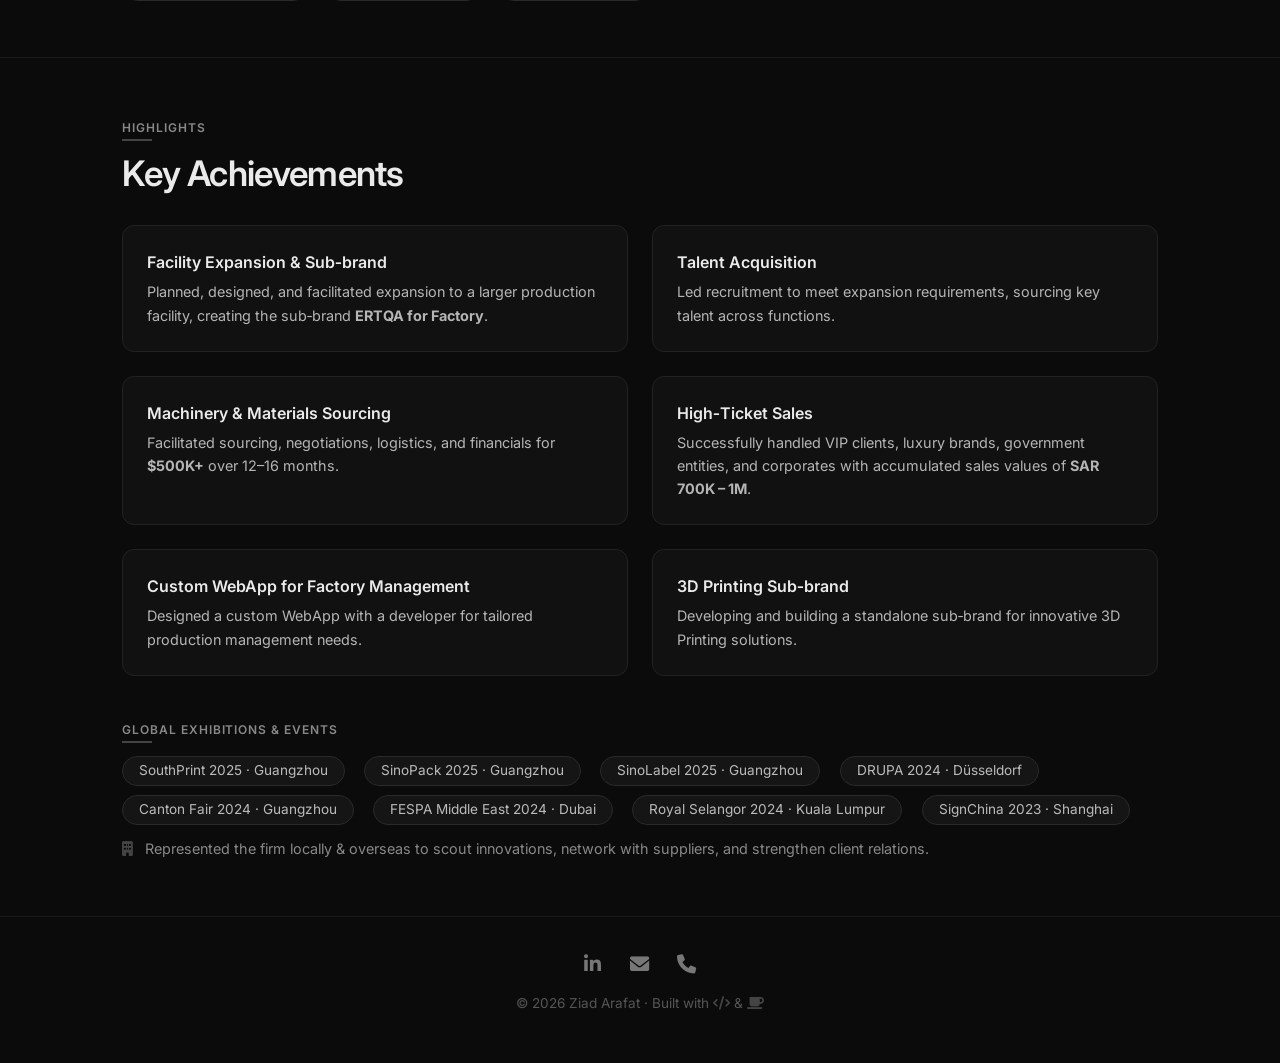
<file: 4.html>
<!DOCTYPE html>
<html lang="en">
<head>
    <meta charset="UTF-8" />
    <meta name="viewport" content="width=device-width, initial-scale=1.0"/>
    <title>Ziad Arafat · Business Development</title>

    <!-- Google Fonts -->
    <link rel="preconnect" href="https://fonts.googleapis.com" />
    <link rel="preconnect" href="https://fonts.gstatic.com" crossorigin />
    <link href="https://fonts.googleapis.com/css2?family=Inter:opsz,wght@14..32,300;14..32,400;14..32,500;14..32,600;14..32,700&display=swap" rel="stylesheet" />

    <!-- Font Awesome Icons -->
    <link rel="stylesheet" href="https://cdnjs.cloudflare.com/ajax/libs/font-awesome/6.0.0-beta3/css/all.min.css" />

    <style>
        /* ---------- RESET & BASE ---------- */
        * {
            margin: 0;
            padding: 0;
            box-sizing: border-box;
        }

        body {
            font-family: 'Inter', -apple-system, BlinkMacSystemFont, sans-serif;
            background: #0b0b0b;
            color: #eaeaea;
            line-height: 1.6;
            scroll-behavior: smooth;
            overflow-x: hidden;
        }

        a {
            color: inherit;
            text-decoration: none;
        }

        ::-webkit-scrollbar {
            width: 6px;
        }
        ::-webkit-scrollbar-track {
            background: #0b0b0b;
        }
        ::-webkit-scrollbar-thumb {
            background: #333;
            border-radius: 10px;
        }
        ::-webkit-scrollbar-thumb:hover {
            background: #555;
        }

        .container {
            max-width: 1100px;
            margin: 0 auto;
            padding: 0 2rem;
        }

        /* ---------- UTILITY ---------- */
        .section-tag {
            font-size: 0.75rem;
            font-weight: 600;
            letter-spacing: 0.08em;
            text-transform: uppercase;
            color: #888;
            margin-bottom: 0.5rem;
            position: relative;
            display: inline-block;
        }
        .section-tag::after {
            content: '';
            position: absolute;
            left: 0;
            bottom: -4px;
            width: 30px;
            height: 2px;
            background: #444;
            transition: width 0.6s ease;
        }
        .section-tag:hover::after {
            width: 60px;
        }

        .section-title {
            font-size: 2.2rem;
            font-weight: 600;
            letter-spacing: -0.02em;
            margin-bottom: 1.5rem;
        }

        .section-title span {
            color: #a8a8a8;
            font-weight: 300;
        }

        .highlight {
            color: #c0c0c0;
        }

        /* ---------- ANIMATED BACKGROUND ---------- */
        #bg-canvas {
            position: fixed;
            top: 0;
            left: 0;
            width: 100%;
            height: 100%;
            z-index: 0;
            pointer-events: none;
            opacity: 0.4;
        }

        /* ---------- SCROLL REVEAL ---------- */
        .reveal {
            opacity: 0;
            transform: translateY(40px);
            transition: opacity 0.8s cubic-bezier(0.25, 0.46, 0.45, 0.94),
                transform 0.8s cubic-bezier(0.25, 0.46, 0.45, 0.94);
        }

        .reveal.visible {
            opacity: 1;
            transform: translateY(0);
        }

        .reveal-left {
            opacity: 0;
            transform: translateX(-40px);
            transition: opacity 0.8s cubic-bezier(0.25, 0.46, 0.45, 0.94),
                transform 0.8s cubic-bezier(0.25, 0.46, 0.45, 0.94);
        }

        .reveal-left.visible {
            opacity: 1;
            transform: translateX(0);
        }

        .reveal-right {
            opacity: 0;
            transform: translateX(40px);
            transition: opacity 0.8s cubic-bezier(0.25, 0.46, 0.45, 0.94),
                transform 0.8s cubic-bezier(0.25, 0.46, 0.45, 0.94);
        }

        .reveal-right.visible {
            opacity: 1;
            transform: translateX(0);
        }

        .reveal-scale {
            opacity: 0;
            transform: scale(0.92);
            transition: opacity 0.9s cubic-bezier(0.25, 0.46, 0.45, 0.94),
                transform 0.9s cubic-bezier(0.25, 0.46, 0.45, 0.94);
        }

        .reveal-scale.visible {
            opacity: 1;
            transform: scale(1);
        }

        .stagger-children>* {
            opacity: 0;
            transform: translateY(25px);
            transition: opacity 0.6s ease, transform 0.6s ease;
        }

        .stagger-children.visible>*:nth-child(1) {
            transition-delay: 0.05s;
        }
        .stagger-children.visible>*:nth-child(2) {
            transition-delay: 0.12s;
        }
        .stagger-children.visible>*:nth-child(3) {
            transition-delay: 0.19s;
        }
        .stagger-children.visible>*:nth-child(4) {
            transition-delay: 0.26s;
        }
        .stagger-children.visible>*:nth-child(5) {
            transition-delay: 0.33s;
        }
        .stagger-children.visible>*:nth-child(6) {
            transition-delay: 0.40s;
        }
        .stagger-children.visible>*:nth-child(7) {
            transition-delay: 0.47s;
        }
        .stagger-children.visible>*:nth-child(8) {
            transition-delay: 0.54s;
        }
        .stagger-children.visible>*:nth-child(9) {
            transition-delay: 0.61s;
        }
        .stagger-children.visible>*:nth-child(10) {
            transition-delay: 0.68s;
        }
        .stagger-children.visible>*:nth-child(11) {
            transition-delay: 0.75s;
        }
        .stagger-children.visible>*:nth-child(12) {
            transition-delay: 0.82s;
        }
        .stagger-children.visible>*:nth-child(13) {
            transition-delay: 0.89s;
        }
        .stagger-children.visible>*:nth-child(14) {
            transition-delay: 0.96s;
        }
        .stagger-children.visible>*:nth-child(15) {
            transition-delay: 1.03s;
        }
        .stagger-children.visible>*:nth-child(16) {
            transition-delay: 1.10s;
        }

        .stagger-children.visible>* {
            opacity: 1;
            transform: translateY(0);
        }

        /* ---------- HEADER / HERO ---------- */
        header {
            padding: 3rem 0 2rem;
            border-bottom: 1px solid #222;
            position: relative;
            z-index: 1;
        }

        .hero {
            display: flex;
            flex-direction: column;
            gap: 0.5rem;
        }

        .hero h1 {
            font-size: 3.2rem;
            font-weight: 600;
            letter-spacing: -0.03em;
            line-height: 1.1;
        }

        .hero h1 .light {
            font-weight: 300;
            color: #aaa;
        }

        .hero .tagline {
            font-size: 1.2rem;
            font-weight: 400;
            color: #b0b0b0;
            max-width: 700px;
            margin-top: 0.25rem;
        }

        .hero .meta {
            display: flex;
            flex-wrap: wrap;
            gap: 1.5rem 2.5rem;
            margin-top: 1rem;
            font-size: 0.95rem;
            color: #999;
        }

        .hero .meta i {
            margin-right: 0.4rem;
            color: #666;
            width: 1.1rem;
            transition: color 0.3s ease, transform 0.3s ease;
        }

        .hero .meta a {
            color: #ccc;
            transition: color 0.3s ease;
            position: relative;
        }

        .hero .meta a::after {
            content: '';
            position: absolute;
            left: 0;
            bottom: -2px;
            width: 0;
            height: 1px;
            background: #888;
            transition: width 0.4s ease;
        }

        .hero .meta a:hover {
            color: #fff;
        }
        .hero .meta a:hover::after {
            width: 100%;
        }
        .hero .meta a:hover i {
            color: #fff;
            transform: scale(1.1);
        }

        /* Floating badge */
        .floating-badge {
            display: inline-block;
            animation: float 3s ease-in-out infinite;
        }

        @keyframes float {
            0%,
            100% {
                transform: translateY(0px);
            }
            50% {
                transform: translateY(-6px);
            }
        }

        /* Typing cursor */
        .typing-cursor {
            display: inline-block;
            width: 3px;
            height: 1.2em;
            background: #888;
            margin-left: 4px;
            vertical-align: text-bottom;
            animation: blink 1s step-end infinite;
        }

        @keyframes blink {
            0%,
            100% {
                opacity: 1;
            }
            50% {
                opacity: 0;
            }
        }

        /* ---------- NAV ---------- */
        .nav-links {
            display: flex;
            flex-wrap: wrap;
            gap: 2rem;
            margin: 1.5rem 0 0.5rem;
            padding: 0.75rem 0;
            border-top: 1px solid #222;
            border-bottom: 1px solid #222;
            position: relative;
            z-index: 1;
        }

        .nav-links a {
            font-size: 0.9rem;
            font-weight: 500;
            color: #888;
            transition: color 0.3s ease, transform 0.3s ease;
            letter-spacing: 0.02em;
            position: relative;
        }

        .nav-links a::after {
            content: '';
            position: absolute;
            left: 0;
            bottom: -4px;
            width: 0;
            height: 2px;
            background: #666;
            transition: width 0.4s ease;
        }

        .nav-links a:hover {
            color: #fff;
            transform: translateY(-1px);
        }
        .nav-links a:hover::after {
            width: 100%;
        }

        /* ---------- SECTIONS ---------- */
        section {
            padding: 3.5rem 0;
            border-bottom: 1px solid #1a1a1a;
            position: relative;
            z-index: 1;
        }

        section:last-of-type {
            border-bottom: none;
        }

        /* ---------- ABOUT ---------- */
        .about-grid {
            display: grid;
            grid-template-columns: 2fr 1fr;
            gap: 3rem;
        }

        .about-text p {
            font-size: 1.05rem;
            color: #cfcfcf;
            margin-bottom: 1rem;
        }

        .about-text p:last-child {
            margin-bottom: 0;
        }

        .about-stats {
            display: flex;
            flex-direction: column;
            gap: 0.8rem;
        }

        .stat-item {
            display: flex;
            justify-content: space-between;
            padding: 0.6rem 0;
            border-bottom: 1px solid #222;
            transition: border-color 0.3s ease, padding-left 0.3s ease;
            cursor: default;
        }

        .stat-item:hover {
            border-color: #444;
            padding-left: 8px;
        }

        .stat-item .label {
            color: #999;
            font-size: 0.9rem;
        }

        .stat-item .value {
            font-weight: 500;
            color: #eaeaea;
        }

        /* ---------- SKILLS ---------- */
        .skills-grid {
            display: grid;
            grid-template-columns: 1fr 1fr;
            gap: 2.5rem;
        }

        .skill-group h4 {
            font-weight: 500;
            font-size: 0.9rem;
            text-transform: uppercase;
            letter-spacing: 0.05em;
            color: #888;
            margin-bottom: 0.75rem;
        }

        .skill-tags {
            display: flex;
            flex-wrap: wrap;
            gap: 0.5rem 0.7rem;
        }

        .skill-tag {
            background: #1a1a1a;
            padding: 0.3rem 1rem;
            border-radius: 20px;
            font-size: 0.85rem;
            font-weight: 400;
            color: #d0d0d0;
            border: 1px solid #2a2a2a;
            transition: all 0.3s cubic-bezier(0.25, 0.46, 0.45, 0.94);
            cursor: default;
            position: relative;
            overflow: hidden;
        }

        .skill-tag::before {
            content: '';
            position: absolute;
            top: 50%;
            left: 50%;
            width: 0;
            height: 0;
            border-radius: 50%;
            background: rgba(255, 255, 255, 0.04);
            transform: translate(-50%, -50%);
            transition: width 0.6s ease, height 0.6s ease;
        }

        .skill-tag:hover {
            transform: translateY(-3px) scale(1.03);
            border-color: #666;
            background: #222;
            box-shadow: 0 8px 25px rgba(0, 0, 0, 0.4);
        }

        .skill-tag:hover::before {
            width: 200px;
            height: 200px;
        }

        .skill-tag.light {
            background: #141414;
            border-color: #2a2a2a;
        }

        .skill-tag.light:hover {
            background: #1e1e1e;
            border-color: #666;
        }

        /* ---------- EXPERIENCE ---------- */
        .exp-item {
            display: grid;
            grid-template-columns: 1fr 2.2fr;
            gap: 1.5rem 2.5rem;
            padding: 1.5rem 0;
            border-bottom: 1px solid #1a1a1a;
            transition: border-color 0.4s ease, background 0.3s ease;
            border-radius: 8px;
            padding-left: 8px;
            padding-right: 8px;
            cursor: default;
        }

        .exp-item:hover {
            border-color: #333;
            background: rgba(255, 255, 255, 0.015);
        }

        .exp-item:last-child {
            border-bottom: none;
        }

        .exp-left .company {
            font-weight: 600;
            font-size: 1.05rem;
            transition: color 0.3s ease;
        }

        .exp-item:hover .exp-left .company {
            color: #fff;
        }

        .exp-left .date {
            font-size: 0.85rem;
            color: #888;
            margin-top: 0.2rem;
        }

        .exp-left .location {
            font-size: 0.85rem;
            color: #777;
        }

        .exp-right .role {
            font-weight: 600;
            font-size: 1.05rem;
            margin-bottom: 0.3rem;
            transition: color 0.3s ease;
        }

        .exp-item:hover .exp-right .role {
            color: #fff;
        }

        .exp-right ul {
            list-style: none;
            padding: 0;
        }

        .exp-right ul li {
            position: relative;
            padding-left: 1.2rem;
            margin-bottom: 0.4rem;
            color: #c5c5c5;
            font-size: 0.95rem;
            transition: transform 0.3s ease, color 0.3s ease;
        }

        .exp-item:hover .exp-right ul li {
            color: #ddd;
        }

        .exp-right ul li::before {
            content: "—";
            position: absolute;
            left: 0;
            color: #555;
            transition: color 0.3s ease, transform 0.3s ease;
        }

        .exp-item:hover .exp-right ul li::before {
            color: #888;
            transform: scale(1.1);
        }

        .exp-right ul li:hover {
            transform: translateX(4px);
            color: #fff;
        }

        /* ---------- EDUCATION ---------- */
        .edu-grid {
            display: grid;
            grid-template-columns: 1fr 1fr;
            gap: 2.5rem;
        }

        .edu-card {
            background: #111;
            padding: 1.5rem 1.8rem;
            border-radius: 12px;
            border: 1px solid #222;
            transition: all 0.4s cubic-bezier(0.25, 0.46, 0.45, 0.94);
            cursor: default;
            position: relative;
            overflow: hidden;
        }

        .edu-card::after {
            content: '';
            position: absolute;
            top: 0;
            left: 0;
            right: 0;
            bottom: 0;
            background: linear-gradient(135deg, rgba(255, 255, 255, 0.02), transparent);
            opacity: 0;
            transition: opacity 0.5s ease;
            border-radius: 12px;
        }

        .edu-card:hover {
            transform: translateY(-6px);
            border-color: #444;
            box-shadow: 0 12px 40px rgba(0, 0, 0, 0.5);
        }

        .edu-card:hover::after {
            opacity: 1;
        }

        .edu-card h4 {
            font-size: 1rem;
            font-weight: 600;
            margin-bottom: 0.2rem;
            position: relative;
            z-index: 1;
        }

        .edu-card .sub {
            font-size: 0.9rem;
            color: #999;
            margin-bottom: 0.4rem;
            position: relative;
            z-index: 1;
        }

        .edu-card .date {
            font-size: 0.8rem;
            color: #666;
            position: relative;
            z-index: 1;
        }

        .edu-card .note {
            margin-top: 0.6rem;
            font-size: 0.9rem;
            color: #b0b0b0;
            border-top: 1px solid #222;
            padding-top: 0.6rem;
            position: relative;
            z-index: 1;
            transition: border-color 0.3s ease;
        }

        .edu-card:hover .note {
            border-color: #444;
        }

        .cert-list {
            display: flex;
            flex-wrap: wrap;
            gap: 0.5rem 1rem;
            margin-top: 1rem;
        }

        .cert-list span {
            background: #181818;
            padding: 0.25rem 1rem;
            border-radius: 20px;
            font-size: 0.85rem;
            border: 1px solid #2a2a2a;
            transition: all 0.3s ease;
            cursor: default;
        }

        .cert-list span:hover {
            border-color: #666;
            background: #222;
            transform: translateY(-2px);
        }

        /* ---------- ACHIEVEMENTS ---------- */
        .achievement-grid {
            display: grid;
            grid-template-columns: 1fr 1fr;
            gap: 1.5rem;
        }

        .ach-item {
            background: #111;
            padding: 1.5rem;
            border-radius: 12px;
            border: 1px solid #222;
            transition: all 0.4s cubic-bezier(0.25, 0.46, 0.45, 0.94);
            cursor: default;
            position: relative;
            overflow: hidden;
        }

        .ach-item::before {
            content: '';
            position: absolute;
            top: -50%;
            right: -50%;
            width: 100%;
            height: 100%;
            background: radial-gradient(circle, rgba(255, 255, 255, 0.03), transparent);
            opacity: 0;
            transition: opacity 0.6s ease;
            border-radius: 50%;
        }

        .ach-item:hover {
            transform: translateY(-6px) scale(1.01);
            border-color: #444;
            box-shadow: 0 12px 40px rgba(0, 0, 0, 0.4);
        }

        .ach-item:hover::before {
            opacity: 1;
        }

        .ach-item .ach-title {
            font-weight: 600;
            font-size: 1rem;
            margin-bottom: 0.3rem;
            transition: color 0.3s ease;
        }

        .ach-item:hover .ach-title {
            color: #fff;
        }

        .ach-item .ach-desc {
            font-size: 0.9rem;
            color: #b5b5b5;
            transition: color 0.3s ease;
        }

        .ach-item:hover .ach-desc {
            color: #ccc;
        }

        .ach-item .ach-highlight {
            display: inline-block;
            margin-top: 0.5rem;
            font-size: 0.8rem;
            font-weight: 500;
            color: #aaa;
            background: #1a1a1a;
            padding: 0.15rem 0.8rem;
            border-radius: 12px;
            transition: all 0.3s ease;
        }

        .ach-item:hover .ach-highlight {
            background: #222;
            color: #fff;
        }

        /* ---------- EVENTS ---------- */
        .events-list {
            display: flex;
            flex-wrap: wrap;
            gap: 0.6rem 1.2rem;
            margin-top: 0.75rem;
        }

        .events-list span {
            font-size: 0.85rem;
            background: #151515;
            padding: 0.2rem 1rem;
            border-radius: 16px;
            border: 1px solid #2a2a2a;
            color: #bbb;
            transition: all 0.3s ease;
            cursor: default;
        }

        .events-list span:hover {
            border-color: #555;
            background: #1e1e1e;
            color: #fff;
            transform: translateY(-2px) scale(1.03);
        }

        /* ---------- FOOTER ---------- */
        footer {
            padding: 2rem 0 3rem;
            text-align: center;
            color: #555;
            font-size: 0.85rem;
            border-top: 1px solid #1a1a1a;
            position: relative;
            z-index: 1;
        }

        footer .socials {
            display: flex;
            justify-content: center;
            gap: 1.8rem;
            margin-bottom: 0.8rem;
        }

        footer .socials a {
            color: #777;
            font-size: 1.2rem;
            transition: all 0.3s ease;
            display: inline-block;
        }

        footer .socials a:hover {
            color: #fff;
            transform: translateY(-4px) scale(1.1);
        }

        /* ---------- RESPONSIVE ---------- */
        @media (max-width: 820px) {
            .about-grid {
                grid-template-columns: 1fr;
                gap: 1.5rem;
            }

            .skills-grid {
                grid-template-columns: 1fr;
                gap: 1.5rem;
            }

            .exp-item {
                grid-template-columns: 1fr;
                gap: 0.3rem;
            }

            .edu-grid {
                grid-template-columns: 1fr;
            }

            .achievement-grid {
                grid-template-columns: 1fr;
            }

            .hero h1 {
                font-size: 2.4rem;
            }

            .section-title {
                font-size: 1.8rem;
            }

            .container {
                padding: 0 1.2rem;
            }

            .nav-links {
                gap: 1.2rem;
            }
        }

        @media (max-width: 480px) {
            .hero h1 {
                font-size: 1.8rem;
            }

            .hero .tagline {
                font-size: 1rem;
            }
        }
    </style>
</head>

<body>

    <!-- ========== ANIMATED BACKGROUND ========== -->
    <canvas id="bg-canvas"></canvas>

    <!-- ========== HEADER ========== -->
    <header>
        <div class="container hero">
            <h1 class="reveal" style="transition-delay:0.1s;">
                Ziad Arafat <span class="light">·</span><br class="hide-on-desktop" />
                <span class="light">Business Development</span>
            </h1>
            <p class="tagline reveal" style="transition-delay:0.2s;">
                Strategic planning · procurement · cross‑functional leadership
                <span class="typing-cursor"></span>
            </p>
            <div class="meta reveal" style="transition-delay:0.3s;">
                <span><i class="fas fa-map-pin"></i> Riyadh, Saudi Arabia</span>
                <span><i class="fas fa-phone floating-badge"></i> <a href="tel:+966502723895">+966 50 272 3895</a></span>
                <span><i class="fas fa-envelope"></i> <a href="mailto:ziadarafat.nk@gmail.com">ziadarafat.nk@gmail.com</a></span>
                <span><i class="fab fa-linkedin"></i> <a href="#" target="_blank">Ziad Arafat</a></span>
            </div>
        </div>
    </header>

    <!-- ========== NAV ========== -->
    <div class="container">
        <div class="nav-links reveal" style="transition-delay:0.4s;">
            <a href="#about">About</a>
            <a href="#skills">Skills</a>
            <a href="#experience">Experience</a>
            <a href="#education">Education</a>
            <a href="#achievements">Achievements</a>
        </div>
    </div>

    <!-- ========== ABOUT ========== -->
    <section id="about">
        <div class="container">
            <div class="section-tag reveal">About</div>
            <div class="about-grid">
                <div class="about-text reveal-left">
                    <p>
                        Results‑driven Business Development Executive with <strong>4+ years</strong> of experience
                        in strategic planning, procurement management, and cross‑functional team coordination.
                    </p>
                    <p>
                        I identify growth opportunities, optimize supply chains, and oversee financial performance
                        to drive profitability. My expertise in business development and project management ensures
                        impactful results that align with organizational goals.
                    </p>
                    <p style="color:#999; font-size:0.95rem; margin-top:0.75rem;">
                        <i class="fas fa-globe" style="margin-right:0.5rem; color:#555;"></i>
                        Fluent in English · Proficient in Arabic, Hindi/Urdu · Native Malayalam
                    </p>
                </div>
                <div class="about-stats reveal-right">
                    <div class="stat-item">
                        <span class="label">Experience</span>
                        <span class="value">4+ years</span>
                    </div>
                    <div class="stat-item">
                        <span class="label">Location</span>
                        <span class="value">Riyadh, KSA</span>
                    </div>
                    <div class="stat-item">
                        <span class="label">ACCA</span>
                        <span class="value">8 exams remaining</span>
                    </div>
                    <div class="stat-item">
                        <span class="label">Project Management</span>
                        <span class="value">Google Certified</span>
                    </div>
                </div>
            </div>
        </div>
    </section>

    <!-- ========== SKILLS ========== -->
    <section id="skills">
        <div class="container">
            <div class="section-tag reveal">Expertise</div>
            <h2 class="section-title reveal">Skills <span>&amp; tools</span></h2>
            <div class="skills-grid">
                <div class="skill-group reveal-left">
                    <h4>Professional</h4>
                    <div class="skill-tags stagger-children">
                        <span class="skill-tag">Business Development</span>
                        <span class="skill-tag">Strategic Planning</span>
                        <span class="skill-tag">Analytical Thinking</span>
                        <span class="skill-tag">Data Analysis</span>
                        <span class="skill-tag">Financial Performance Oversight</span>
                        <span class="skill-tag">Procurement Management</span>
                        <span class="skill-tag">Negotiation</span>
                        <span class="skill-tag">High Ticket Sales</span>
                        <span class="skill-tag">Client Relationship Management</span>
                        <span class="skill-tag">Project Planning &amp; Execution</span>
                        <span class="skill-tag">Cross‑Functional Coordination</span>
                        <span class="skill-tag">Organization &amp; Productivity</span>
                        <span class="skill-tag">Problem‑Solving</span>
                    </div>
                </div>
                <div class="skill-group reveal-right">
                    <h4>Technical &amp; Design</h4>
                    <div class="skill-tags stagger-children">
                        <span class="skill-tag light">Microsoft Office Suite</span>
                        <span class="skill-tag light">Advanced MS Excel</span>
                        <span class="skill-tag light">Adobe Photoshop</span>
                        <span class="skill-tag light">Adobe Illustrator</span>
                        <span class="skill-tag light">Adobe Premiere Pro</span>
                        <span class="skill-tag light">CorelDraw</span>
                        <span class="skill-tag light">3D Printing Slicers</span>
                        <span class="skill-tag light">Blender</span>
                        <span class="skill-tag light">Autodesk Fusion 360</span>
                        <span class="skill-tag light">Autodesk Meshmixer</span>
                        <span class="skill-tag light">Autodesk AutoCAD</span>
                        <span class="skill-tag light">CRM, ERP, Management Systems</span>
                        <span class="skill-tag light">Tally ERP 9</span>
                    </div>
                </div>
            </div>
        </div>
    </section>

    <!-- ========== EXPERIENCE ========== -->
    <section id="experience">
        <div class="container">
            <div class="section-tag reveal">Career</div>
            <h2 class="section-title reveal">Experience</h2>

            <div class="exp-item reveal" style="transition-delay:0.1s;">
                <div class="exp-left">
                    <div class="company">ERTQA Company for Advertising</div>
                    <div class="date">Jun 2023 – Present</div>
                    <div class="location">Riyadh, Saudi Arabia</div>
                </div>
                <div class="exp-right">
                    <div class="role">Business Development Executive</div>
                    <ul>
                        <li>Drive strategic business development by identifying growth opportunities and solving challenges with analytical rigor.</li>
                        <li>Manage special projects with cross‑functional teams and develop business plans aligned with organizational goals.</li>
                        <li>Lead procurement to establish cost‑efficient supply chains and build strong client relationships for long‑term partnerships.</li>
                        <li>Oversee financial performance to optimize profitability.</li>
                    </ul>
                </div>
            </div>

            <div class="exp-item reveal" style="transition-delay:0.2s;">
                <div class="exp-left">
                    <div class="company">ERTQA Company for Advertising</div>
                    <div class="date">Feb 2023 – Jun 2023</div>
                    <div class="location">Riyadh, Saudi Arabia</div>
                </div>
                <div class="exp-right">
                    <div class="role">Procurement Specialist</div>
                    <ul>
                        <li>Analyzed purchasing data to optimize procurement processes and ensure cost‑effective acquisition.</li>
                        <li>Collaborated with internal teams and suppliers to negotiate contracts and monitor performance.</li>
                        <li>Utilized data analysis tools to enhance supply chain operations and set benchmarks for efficiency.</li>
                    </ul>
                </div>
            </div>

            <div class="exp-item reveal" style="transition-delay:0.3s;">
                <div class="exp-left">
                    <div class="company">HR Recruitment Coordinator</div>
                    <div class="date">Sep 2022 – Jan 2023</div>
                    <div class="location">Riyadh, Saudi Arabia</div>
                </div>
                <div class="exp-right">
                    <div class="role">Talent Acquisition</div>
                    <ul>
                        <li>Sourced top‑tier candidates through talent scouting and recruiting, optimizing hiring and interview processes.</li>
                        <li>Built meaningful relationships with candidates and developed tailored recruitment strategies aligned with organizational goals.</li>
                    </ul>
                </div>
            </div>

            <div class="exp-item reveal" style="transition-delay:0.4s;">
                <div class="exp-left">
                    <div class="company">MITS Skillpark</div>
                    <div class="date">Sep 2021 – Aug 2022</div>
                    <div class="location">Palakkad, India</div>
                </div>
                <div class="exp-right">
                    <div class="role">Project Coordinator</div>
                    <ul>
                        <li>Planned, executed, and oversaw project completion, ensuring on‑time, on‑scope, and on‑budget delivery.</li>
                        <li>Coordinated cross‑functional teams across departments to ensure effective collaboration throughout the project life cycle.</li>
                    </ul>
                </div>
            </div>

            <div class="exp-item reveal" style="transition-delay:0.5s;">
                <div class="exp-left">
                    <div class="company">ERTQA Creative Printing Solutions</div>
                    <div class="date">Apr 2019</div>
                    <div class="location">Riyadh, Saudi Arabia</div>
                </div>
                <div class="exp-right">
                    <div class="role">Assistant Graphic Designer (Internship)</div>
                    <ul>
                        <li>Worked with marketing and design teams to create visual materials.</li>
                        <li>Supported lead designers to ensure workflow efficiency.</li>
                    </ul>
                </div>
            </div>
        </div>
    </section>

    <!-- ========== EDUCATION ========== -->
    <section id="education">
        <div class="container">
            <div class="section-tag reveal">Learning</div>
            <h2 class="section-title reveal">Education <span>&amp; certifications</span></h2>
            <div class="edu-grid">
                <div class="edu-card reveal-scale" style="transition-delay:0.1s;">
                    <h4>ACCA Qualification</h4>
                    <div class="sub">Association of Chartered Certified Accountants</div>
                    <div class="date">2022 – Present</div>
                    <div class="note">ACCA Student · 8 exams remaining to Affiliate status</div>
                </div>
                <div class="edu-card reveal-scale" style="transition-delay:0.2s;">
                    <h4>Google Project Management Professional</h4>
                    <div class="sub">Coursera</div>
                    <div class="date">2022</div>
                    <div class="note">6‑course series · 6 months · 10 hrs/week</div>
                </div>
                <div class="edu-card reveal-scale" style="transition-delay:0.3s;">
                    <h4>Bachelor of Commerce (B.Com.)</h4>
                    <div class="sub">Bharathiyar University, Coimbatore</div>
                    <div class="date">2022</div>
                    <div class="note">Graduated with <strong>FIRST Class</strong> grade</div>
                </div>
                <div class="edu-card reveal-scale" style="transition-delay:0.4s;">
                    <h4>Higher Secondary (12th &amp; 10th)</h4>
                    <div class="sub">International Indian School, Riyadh</div>
                    <div class="date">2017 – 2019</div>
                    <div class="note">10th: 9.6 CGPA · 12th: 80%</div>
                </div>
            </div>

            <div style="margin-top:2rem;">
                <div class="section-tag reveal" style="margin-bottom:0.3rem;">Certifications</div>
                <div class="cert-list reveal">
                    <span>Google PM Professional</span>
                    <span>ACCA (in progress)</span>
                    <span>View Certifications</span>
                </div>
            </div>
        </div>
    </section>

    <!-- ========== ACHIEVEMENTS ========== -->
    <section id="achievements">
        <div class="container">
            <div class="section-tag reveal">Highlights</div>
            <h2 class="section-title reveal">Key Achievements</h2>

            <div class="achievement-grid">
                <div class="ach-item reveal-scale" style="transition-delay:0.1s;">
                    <div class="ach-title">Facility Expansion &amp; Sub‑brand</div>
                    <div class="ach-desc">
                        Planned, designed, and facilitated expansion to a larger production facility,
                        creating the sub‑brand <strong>ERTQA for Factory</strong>.
                    </div>
                </div>
                <div class="ach-item reveal-scale" style="transition-delay:0.15s;">
                    <div class="ach-title">Talent Acquisition</div>
                    <div class="ach-desc">
                        Led recruitment to meet expansion requirements, sourcing key talent across functions.
                    </div>
                </div>
                <div class="ach-item reveal-scale" style="transition-delay:0.2s;">
                    <div class="ach-title">Machinery &amp; Materials Sourcing</div>
                    <div class="ach-desc">
                        Facilitated sourcing, negotiations, logistics, and financials for <strong>$500K+</strong>
                        over 12–16 months.
                    </div>
                </div>
                <div class="ach-item reveal-scale" style="transition-delay:0.25s;">
                    <div class="ach-title">High‑Ticket Sales</div>
                    <div class="ach-desc">
                        Successfully handled VIP clients, luxury brands, government entities, and corporates
                        with accumulated sales values of <strong>SAR 700K – 1M</strong>.
                    </div>
                </div>
                <div class="ach-item reveal-scale" style="transition-delay:0.3s;">
                    <div class="ach-title">Custom WebApp for Factory Management</div>
                    <div class="ach-desc">
                        Designed a custom WebApp with a developer for tailored production management needs.
                    </div>
                </div>
                <div class="ach-item reveal-scale" style="transition-delay:0.35s;">
                    <div class="ach-title">3D Printing Sub‑brand</div>
                    <div class="ach-desc">
                        Developing and building a standalone sub‑brand for innovative 3D Printing solutions.
                    </div>
                </div>
            </div>

            <!-- Events -->
            <div style="margin-top:2.5rem;">
                <div class="section-tag reveal" style="margin-bottom:0.3rem;">Global Exhibitions &amp; Events</div>
                <div class="events-list reveal stagger-children">
                    <span>SouthPrint 2025 · Guangzhou</span>
                    <span>SinoPack 2025 · Guangzhou</span>
                    <span>SinoLabel 2025 · Guangzhou</span>
                    <span>DRUPA 2024 · Düsseldorf</span>
                    <span>Canton Fair 2024 · Guangzhou</span>
                    <span>FESPA Middle East 2024 · Dubai</span>
                    <span>Royal Selangor 2024 · Kuala Lumpur</span>
                    <span>SignChina 2023 · Shanghai</span>
                </div>
                <p style="color:#888; font-size:0.9rem; margin-top:0.75rem; reveal">
                    <i class="fas fa-building" style="margin-right:0.5rem; color:#444;"></i>
                    Represented the firm locally &amp; overseas to scout innovations, network with suppliers,
                    and strengthen client relations.
                </p>
            </div>
        </div>
    </section>

    <!-- ========== FOOTER ========== -->
    <footer>
        <div class="container">
            <div class="socials">
                <a href="#" target="_blank" aria-label="LinkedIn"><i class="fab fa-linkedin-in"></i></a>
                <a href="mailto:ziadarafat.nk@gmail.com" aria-label="Email"><i class="fas fa-envelope"></i></a>
                <a href="tel:+966502723895" aria-label="Phone"><i class="fas fa-phone"></i></a>
            </div>
            <p>&copy; 2026 Ziad Arafat · Built with <i class="fas fa-code" style="color:#444;"></i> &amp; <i class="fas fa-coffee" style="color:#444;"></i></p>
        </div>
    </footer>

    <!-- ========== SCRIPTS ========== -->
    <script>
        // ----- ANIMATED BACKGROUND (particles) -----
        (function() {
            const canvas = document.getElementById('bg-canvas');
            const ctx = canvas.getContext('2d');
            let width, height;
            let particles = [];
            const NUM_PARTICLES = 60;

            function resize() {
                width = canvas.width = window.innerWidth;
                height = canvas.height = window.innerHeight;
            }
            window.addEventListener('resize', resize);
            resize();

            class Particle {
                constructor() {
                    this.x = Math.random() * width;
                    this.y = Math.random() * height;
                    this.size = Math.random() * 2 + 0.5;
                    this.speedX = (Math.random() - 0.5) * 0.3;
                    this.speedY = (Math.random() - 0.5) * 0.3;
                    this.opacity = Math.random() * 0.5 + 0.1;
                }
                update() {
                    this.x += this.speedX;
                    this.y += this.speedY;
                    if (this.x < 0 || this.x > width) this.speedX *= -1;
                    if (this.y < 0 || this.y > height) this.speedY *= -1;
                }
                draw() {
                    ctx.beginPath();
                    ctx.arc(this.x, this.y, this.size, 0, Math.PI * 2);
                    ctx.fillStyle = `rgba(200, 200, 200, ${this.opacity})`;
                    ctx.fill();
                }
            }

            for (let i = 0; i < NUM_PARTICLES; i++) {
                particles.push(new Particle());
            }

            function drawLines() {
                for (let i = 0; i < particles.length; i++) {
                    for (let j = i + 1; j < particles.length; j++) {
                        const dx = particles[i].x - particles[j].x;
                        const dy = particles[i].y - particles[j].y;
                        const dist = Math.sqrt(dx * dx + dy * dy);
                        if (dist < 150) {
                            const opacity = (1 - dist / 150) * 0.15;
                            ctx.beginPath();
                            ctx.moveTo(particles[i].x, particles[i].y);
                            ctx.lineTo(particles[j].x, particles[j].y);
                            ctx.strokeStyle = `rgba(200, 200, 200, ${opacity})`;
                            ctx.lineWidth = 0.5;
                            ctx.stroke();
                        }
                    }
                }
            }

            function animate() {
                ctx.clearRect(0, 0, width, height);
                particles.forEach(p => {
                    p.update();
                    p.draw();
                });
                drawLines();
                requestAnimationFrame(animate);
            }

            animate();
        })();

        // ----- SCROLL REVEAL (Intersection Observer) -----
        (function() {
            const reveals = document.querySelectorAll('.reveal, .reveal-left, .reveal-right, .reveal-scale, .stagger-children');

            const observer = new IntersectionObserver((entries) => {
                entries.forEach(entry => {
                    if (entry.isIntersecting) {
                        entry.target.classList.add('visible');
                    }
                });
            }, {
                threshold: 0.12,
                rootMargin: '0px 0px -20px 0px'
            });

            reveals.forEach(el => observer.observe(el));
        })();

        // ----- PARALLAX TILT ON STATS (subtle) -----
        (function() {
            const stats = document.querySelectorAll('.stat-item');
            stats.forEach(stat => {
                stat.addEventListener('mousemove', function(e) {
                    const rect = this.getBoundingClientRect();
                    const x = e.clientX - rect.left;
                    const y = e.clientY - rect.top;
                    const centerX = rect.width / 2;
                    const centerY = rect.height / 2;
                    const rotateX = (y - centerY) / 20;
                    const rotateY = (centerX - x) / 20;
                    this.style.transform = `perspective(400px) rotateX(${rotateX}deg) rotateY(${rotateY}deg)`;
                });
                stat.addEventListener('mouseleave', function() {
                    this.style.transform = 'perspective(400px) rotateX(0) rotateY(0)';
                });
            });
        })();

        // ----- SMOOTH SCROLL FOR NAV -----
        (function() {
            document.querySelectorAll('.nav-links a').forEach(link => {
                link.addEventListener('click', function(e) {
                    e.preventDefault();
                    const targetId = this.getAttribute('href');
                    const target = document.querySelector(targetId);
                    if (target) {
                        target.scrollIntoView({ behavior: 'smooth', block: 'start' });
                    }
                });
            });
        })();
    </script>

</body>
</html>
</file>
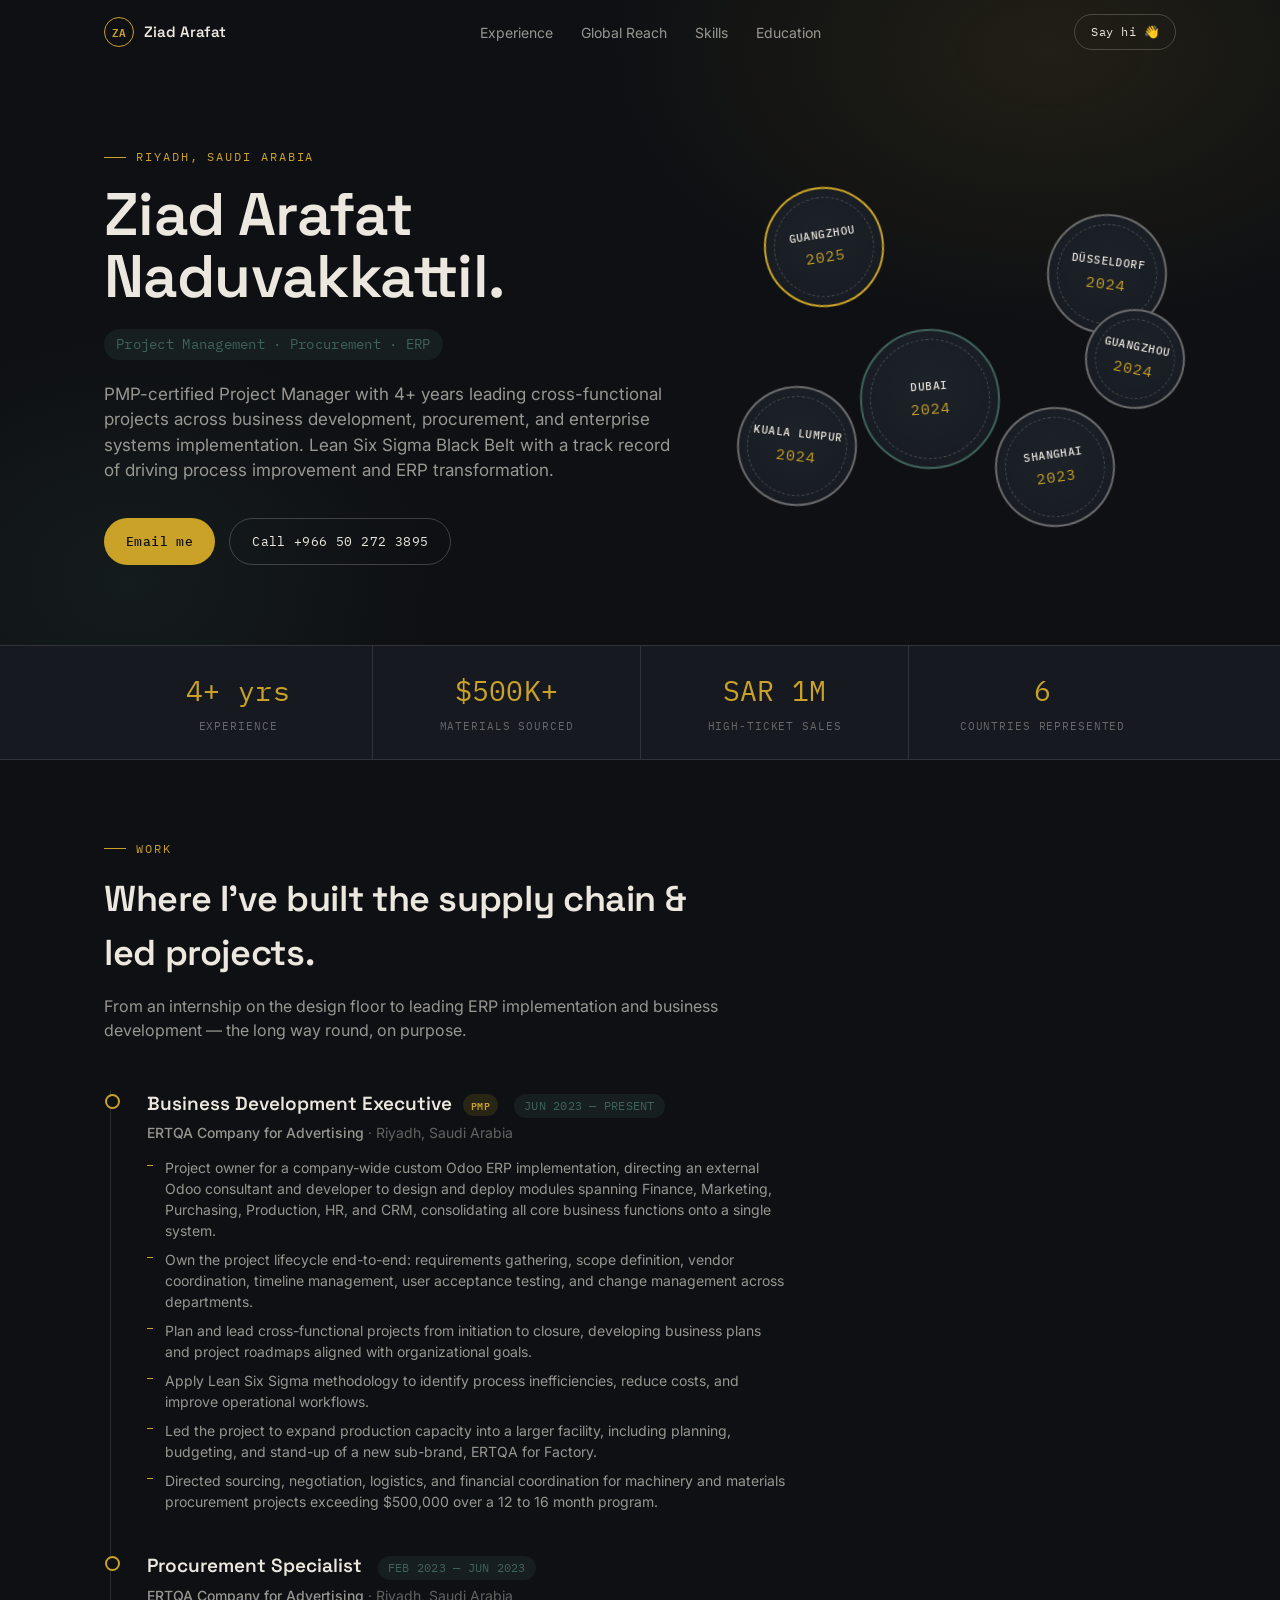
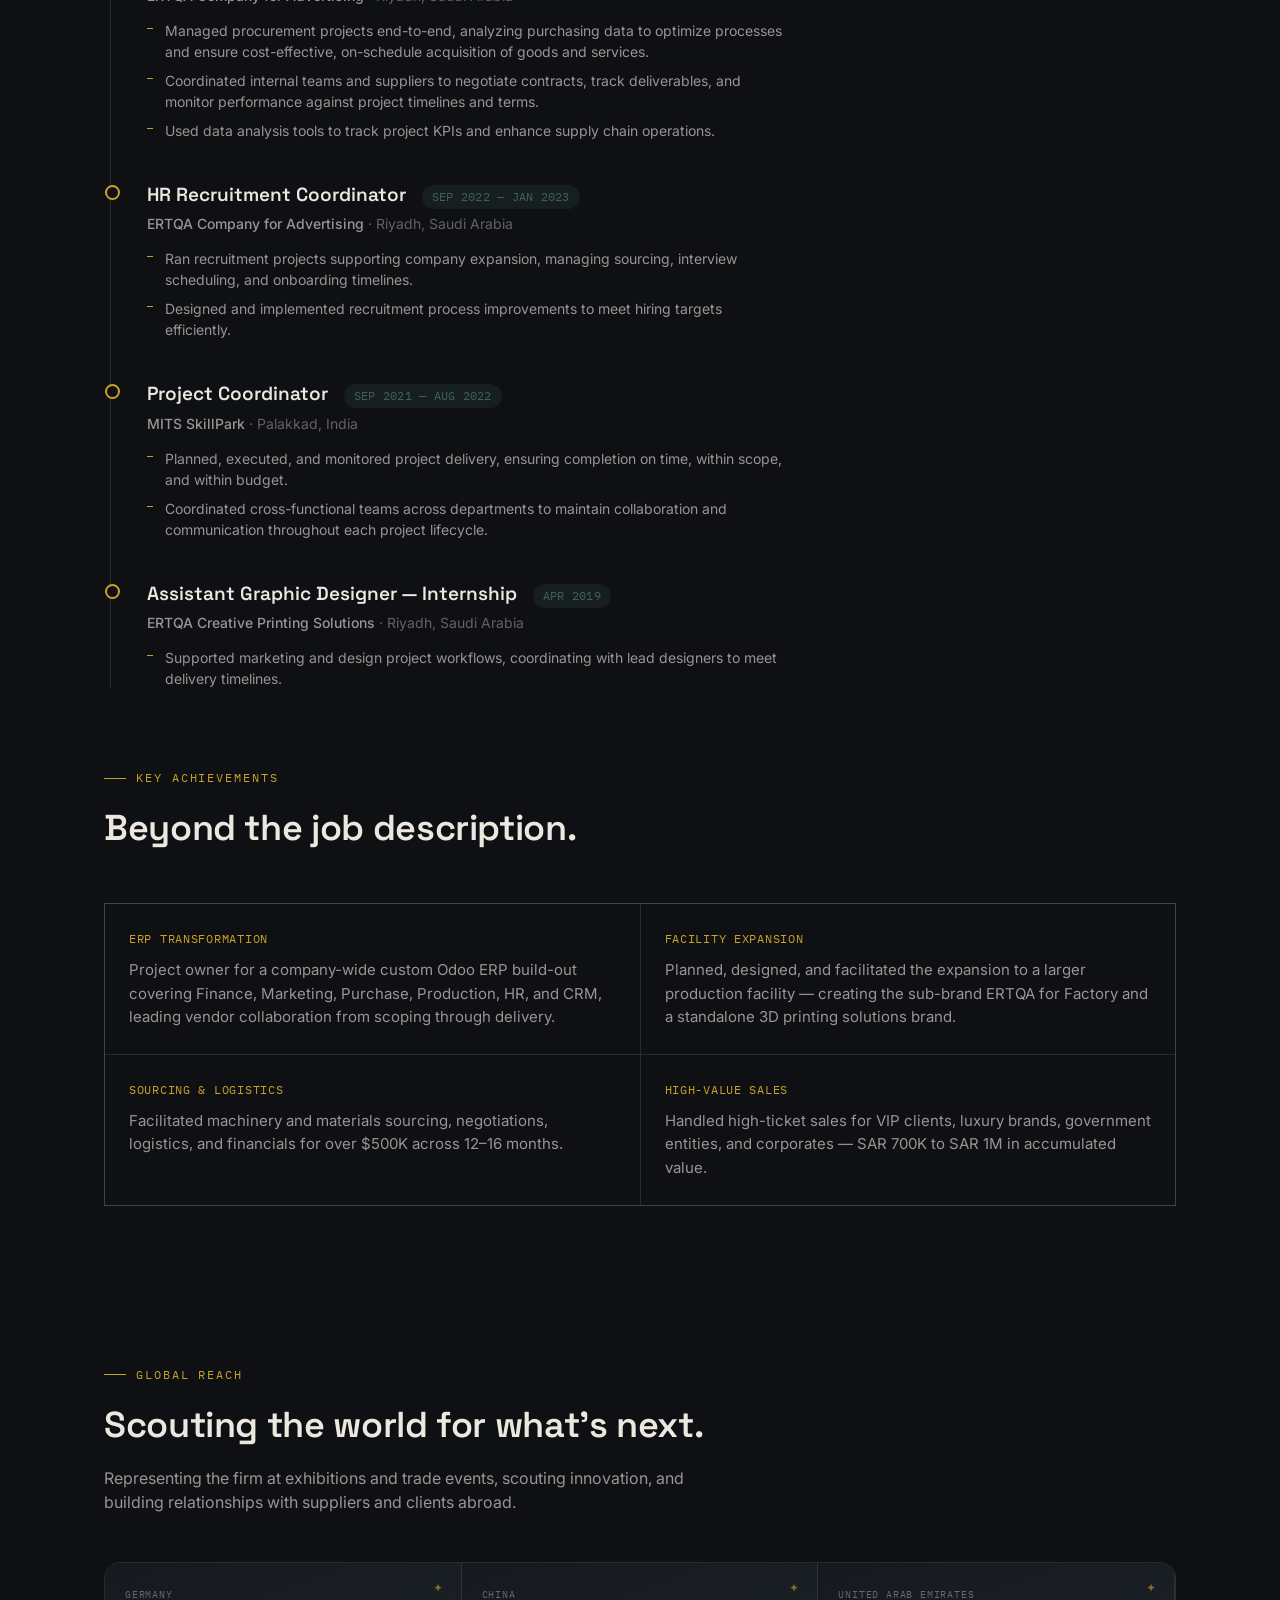
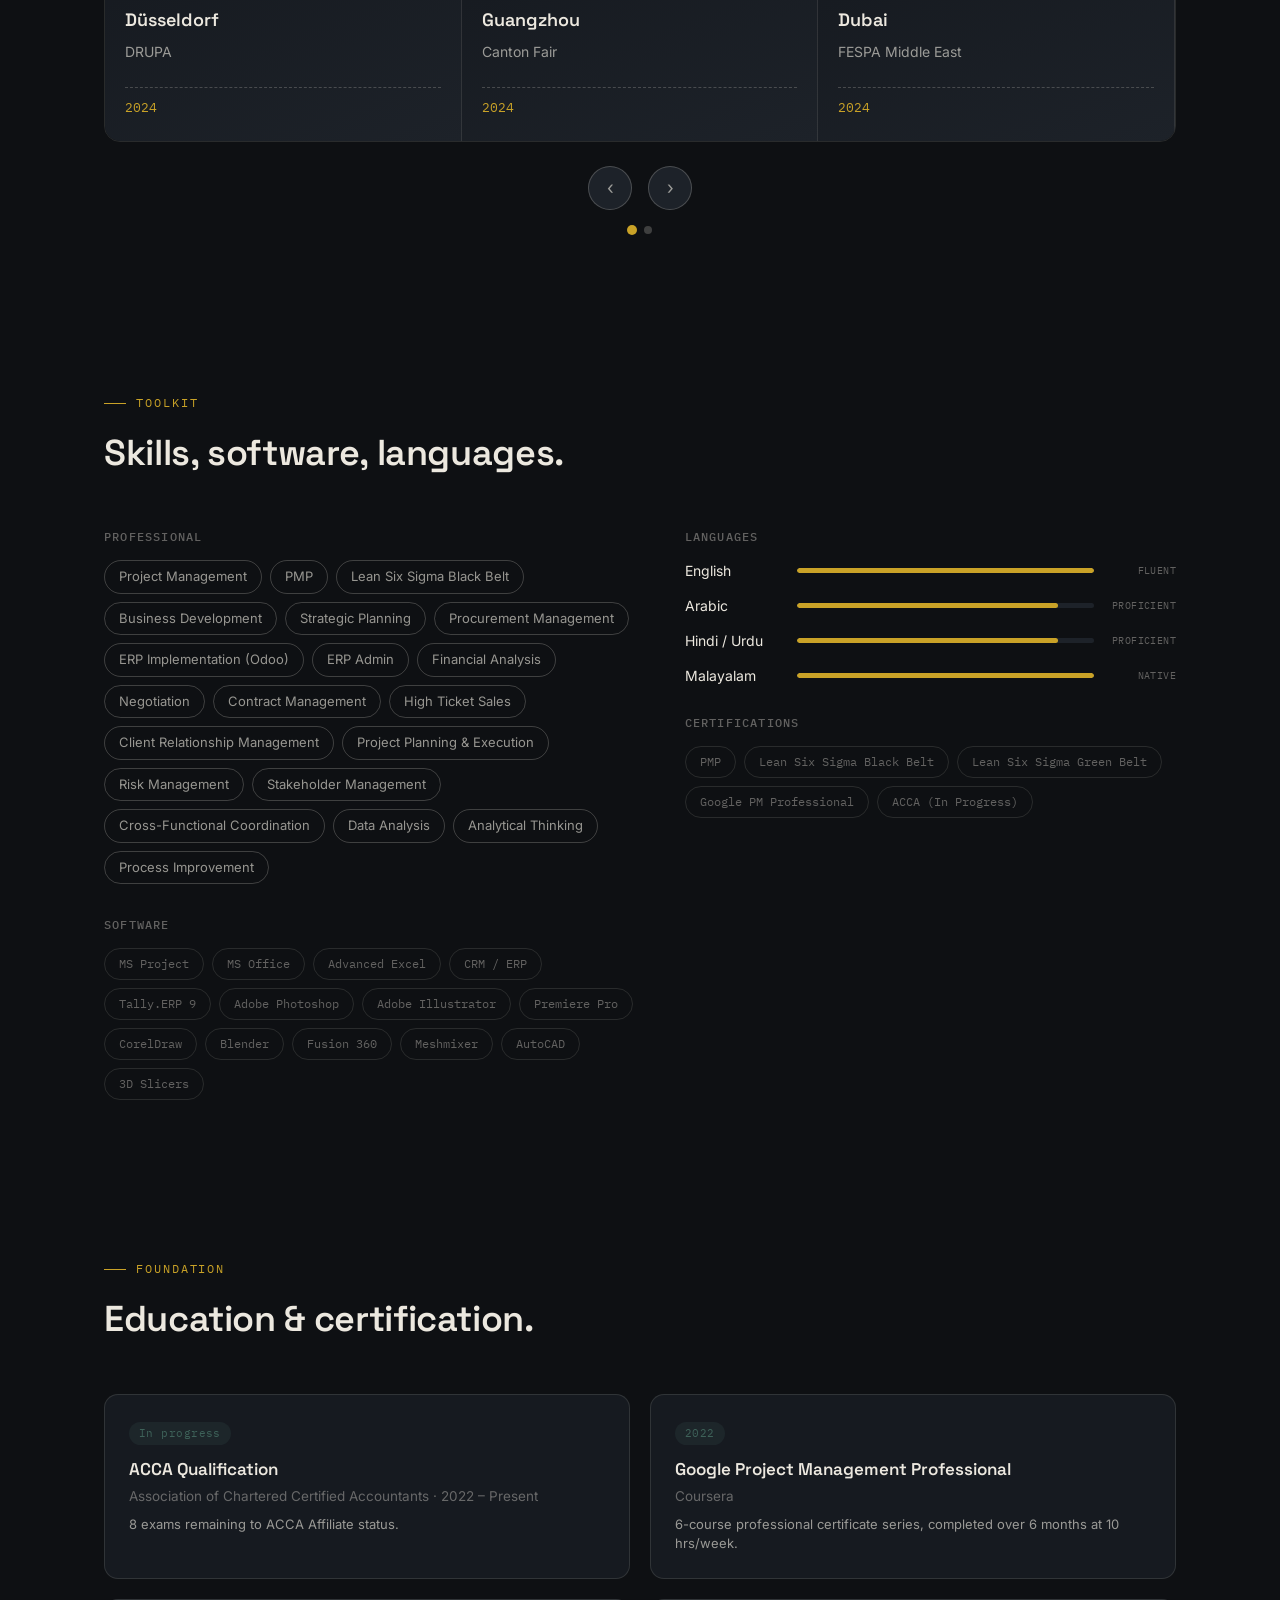
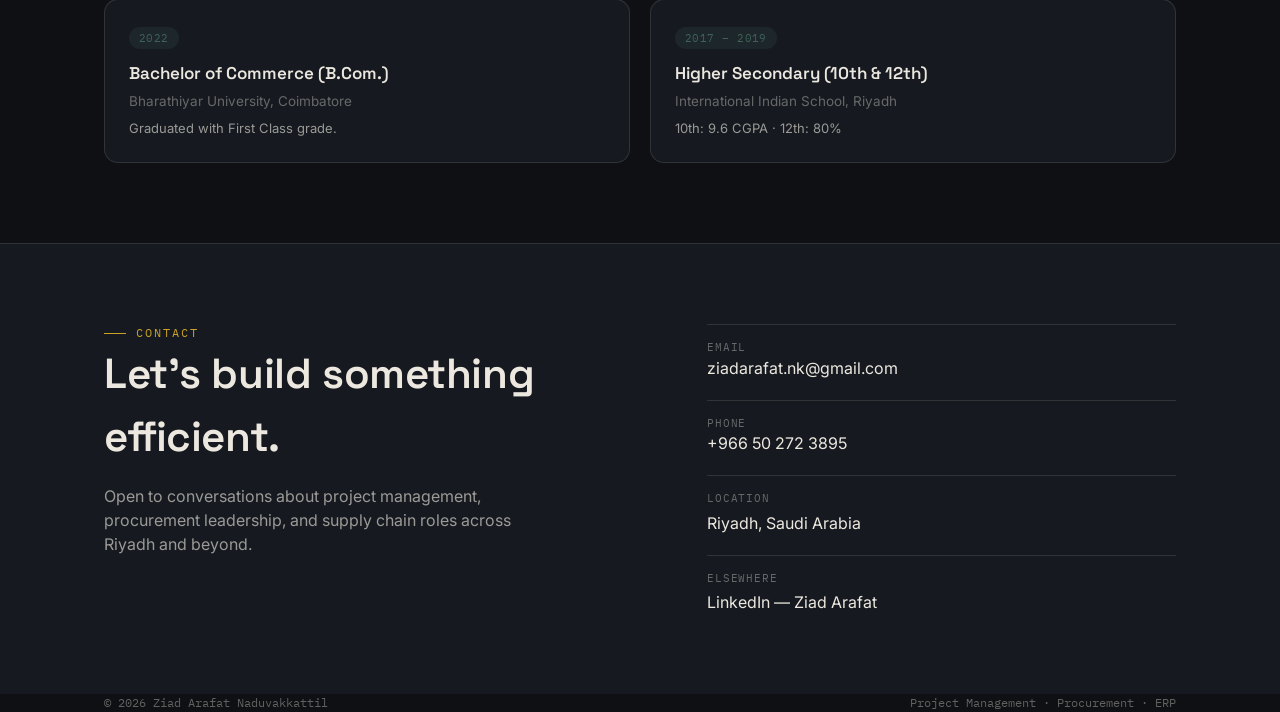
<file: 5.html>
<!DOCTYPE html>
<html lang="en">
<head>
  <meta charset="UTF-8" />
  <meta name="viewport" content="width=device-width, initial-scale=1.0" />
  <title>Ziad Arafat Naduvakkattil — Project Management &amp; Procurement</title>
  <meta name="description" content="Ziad Arafat Naduvakkattil — PMP, Lean Six Sigma Black Belt, Project Manager in Riyadh. ERP, procurement, strategic planning, high-ticket sales." />
  <link rel="preconnect" href="https://fonts.googleapis.com">
  <link rel="preconnect" href="https://fonts.gstatic.com" crossorigin>
  <link href="https://fonts.googleapis.com/css2?family=Space+Grotesk:wght@500;600;700&family=Inter:wght@400;500;600&family=IBM+Plex+Mono:wght@400;500&display=swap" rel="stylesheet">
  <style>
    :root {
      --ink: #0E1013;
      --surface: #161A20;
      --surface-2: #1D2229;
      --line: rgba(236,232,223,0.12);
      --line-strong: rgba(236,232,223,0.22);
      --paper: #ECE8DF;
      --paper-dim: rgba(236,232,223,0.62);
      --paper-faint: rgba(236,232,223,0.38);
      --brass: #C9A227;
      --brass-soft: rgba(201,162,39,0.14);
      --teal: #3E6259;
      --teal-soft: rgba(62,98,89,0.18);

      --display: 'Space Grotesk', sans-serif;
      --body: 'Inter', sans-serif;
      --mono: 'IBM Plex Mono', monospace;

      --maxw: 1120px;
    }

    * { box-sizing: border-box; margin:0; padding:0; }
    html { scroll-behavior: smooth; }
    body {
      background: var(--ink);
      color: var(--paper);
      font-family: var(--body);
      -webkit-font-smoothing: antialiased;
      line-height: 1.5;
    }
    img { max-width: 100%; display: block; }
    a { color: inherit; text-decoration: none; }

    ::selection { background: var(--brass); color: var(--ink); }

    .wrap {
      max-width: var(--maxw);
      margin: 0 auto;
      padding: 0 24px;
    }

    .eyebrow {
      font-family: var(--mono);
      font-size: 12px;
      letter-spacing: 0.16em;
      text-transform: uppercase;
      color: var(--brass);
      display: flex;
      align-items: center;
      gap: 10px;
    }
    .eyebrow::before {
      content: "";
      width: 22px; height: 1px;
      background: var(--brass);
      display: inline-block;
    }

    h1, h2, h3 {
      font-family: var(--display);
      font-weight: 600;
      margin: 0;
      letter-spacing: -0.01em;
    }

    /* ---------- NAV ---------- */
    header.nav {
      position: fixed;
      top: 0; left: 0; right: 0;
      z-index: 100;
      background: rgba(14,16,19,0);
      border-bottom: 1px solid transparent;
      transition: background .35s ease, border-color .35s ease;
    }
    header.nav.solid {
      background: rgba(14,16,19,0.86);
      backdrop-filter: blur(10px);
      border-bottom: 1px solid var(--line);
    }
    .nav-inner {
      max-width: var(--maxw);
      margin: 0 auto;
      padding: 14px 24px;
      display: flex;
      align-items: center;
      justify-content: space-between;
    }
    .brand {
      display: flex; align-items: center; gap: 10px;
      font-family: var(--display);
      font-weight: 600;
      font-size: 15px;
    }
    .brand .mark {
      width: 30px; height: 30px;
      border: 1px solid var(--brass);
      border-radius: 50%;
      display: flex; align-items: center; justify-content: center;
      font-family: var(--mono);
      font-size: 11px;
      color: var(--brass);
    }
    nav.links {
      display: flex; gap: 28px;
      font-size: 14px;
      color: var(--paper-dim);
    }
    nav.links a { transition: color .2s ease; }
    nav.links a:hover { color: var(--paper); }
    .nav-cta {
      font-family: var(--mono);
      font-size: 12px;
      letter-spacing: 0.04em;
      border: 1px solid var(--line-strong);
      padding: 8px 16px;
      border-radius: 999px;
      transition: border-color .2s ease, background .2s ease;
      white-space: nowrap;
    }
    .nav-cta:hover { border-color: var(--brass); background: var(--brass-soft); }
    .nav-toggle { display: none; }

    /* ---------- HERO ---------- */
    .hero {
      position: relative;
      padding: 148px 0 80px;
      overflow: hidden;
    }
    .hero::before {
      content: "";
      position: absolute;
      inset: 0;
      background:
        radial-gradient(680px 420px at 82% 8%, rgba(201,162,39,0.10), transparent 65%),
        radial-gradient(520px 420px at 10% 90%, rgba(62,98,89,0.14), transparent 60%);
      pointer-events: none;
    }
    .hero-grid {
      position: relative;
      display: grid;
      grid-template-columns: 1.15fr 0.85fr;
      gap: 40px;
      align-items: center;
    }
    .hero h1 {
      font-size: clamp(36px, 5.2vw, 60px);
      line-height: 1.04;
      margin-top: 18px;
    }
    .hero .role {
      font-family: var(--mono);
      font-size: 14px;
      color: var(--teal);
      background: var(--teal-soft);
      display: inline-block;
      padding: 5px 12px;
      border-radius: 999px;
      margin-top: 20px;
      letter-spacing: 0.02em;
    }
    .hero p.lede {
      max-width: 52ch;
      color: var(--paper-dim);
      font-size: 17px;
      margin-top: 22px;
    }
    .hero-ctas {
      margin-top: 34px;
      display: flex; gap: 14px; flex-wrap: wrap;
    }
    .btn {
      font-family: var(--mono);
      font-size: 13px;
      letter-spacing: 0.03em;
      padding: 13px 22px;
      border-radius: 999px;
      display: inline-flex;
      align-items: center;
      gap: 8px;
      transition: transform .2s ease, background .2s ease, border-color .2s ease;
    }
    .btn-primary {
      background: var(--brass);
      color: var(--ink);
      font-weight: 500;
    }
    .btn-primary:hover { transform: translateY(-2px); }
    .btn-ghost {
      border: 1px solid var(--line-strong);
      color: var(--paper);
    }
    .btn-ghost:hover { border-color: var(--brass); color: var(--brass); transform: translateY(-2px); }

    /* passport stamp cluster */
    .stampfield {
      position: relative;
      height: 340px;
    }
    .stamp {
      position: absolute;
      width: 120px; height: 120px;
      border-radius: 50%;
      border: 2px solid var(--paper-faint);
      display: flex;
      flex-direction: column;
      align-items: center;
      justify-content: center;
      text-align: center;
      font-family: var(--mono);
      color: var(--paper-dim);
      background: radial-gradient(circle at 50% 40%, var(--surface-2), var(--surface));
      opacity: 0;
      transform: scale(.7) rotate(var(--r,0deg));
      animation: stampIn .6s cubic-bezier(.2,.8,.2,1) forwards;
      animation-delay: var(--d, 0s);
    }
    .stamp::before {
      content: "";
      position: absolute;
      inset: 8px;
      border-radius: 50%;
      border: 1px dashed rgba(236,232,223,0.22);
    }
    .stamp .city { font-size: 11px; letter-spacing: 0.04em; color: var(--paper); font-weight: 500; }
    .stamp .yr { font-size: 15px; color: var(--brass); margin-top: 4px; letter-spacing: 0.06em; }
    .stamp.s1 { top: 0; left: 6%; --r: -9deg; --d: .05s; border-color: var(--brass); }
    .stamp.s2 { top: 8%; right: 2%; --r: 7deg; --d: .15s; }
    .stamp.s3 { top: 42%; left: 28%; --r: -4deg; --d: .25s; width: 140px; height: 140px; border-color: var(--teal); }
    .stamp.s4 { bottom: 6%; left: 0; --r: 6deg; --d: .35s; }
    .stamp.s5 { bottom: 0; right: 14%; --r: -8deg; --d: .45s; }
    .stamp.s6 { top: 36%; right: -2%; --r: 11deg; --d: .55s; width: 100px; height: 100px; }
    @keyframes stampIn {
      to { opacity: 1; transform: scale(1) rotate(var(--r,0deg)); }
    }

    /* ---------- LEDGER STRIP ---------- */
    .ledger {
      border-top: 1px solid var(--line);
      border-bottom: 1px solid var(--line);
      background: var(--surface);
    }
    .ledger .wrap {
      display: grid;
      grid-template-columns: repeat(4,1fr);
    }
    .ledger-item {
      padding: 24px 10px;
      text-align: center;
      border-left: 1px solid var(--line);
    }
    .ledger-item:first-child { border-left: none; }
    .ledger-item .num {
      font-family: var(--mono);
      font-size: clamp(20px,2.4vw,28px);
      color: var(--brass);
      letter-spacing: 0.01em;
    }
    .ledger-item .lbl {
      margin-top: 6px;
      font-size: 11px;
      letter-spacing: 0.08em;
      text-transform: uppercase;
      color: var(--paper-faint);
      font-family: var(--mono);
    }

    /* ---------- SECTION SHELL ---------- */
    section { padding: 80px 0; }
    .section-head { max-width: 640px; margin-bottom: 48px; }
    .section-head h2 {
      font-size: clamp(26px,3.2vw,36px);
      margin-top: 14px;
    }
    .section-head p { color: var(--paper-dim); margin-top: 14px; font-size: 16px; }

    .reveal { opacity: 0; transform: translateY(22px); transition: opacity .7s ease, transform .7s ease; }
    .reveal.in { opacity: 1; transform: none; }

    /* ---------- EXPERIENCE ---------- */
    .timeline {
      position: relative;
      border-left: 1px solid var(--line);
      margin-left: 6px;
    }
    .tl-item {
      position: relative;
      padding: 0 0 40px 36px;
    }
    .tl-item:last-child { padding-bottom: 0; }
    .tl-item::before {
      content: "";
      position: absolute;
      left: -6px; top: 4px;
      width: 11px; height: 11px;
      border-radius: 50%;
      background: var(--ink);
      border: 2px solid var(--brass);
    }
    .tl-head {
      display: flex;
      flex-wrap: wrap;
      align-items: baseline;
      gap: 8px 16px;
    }
    .tl-role {
      font-family: var(--display);
      font-size: 19px;
      font-weight: 600;
    }
    .tl-dates {
      font-family: var(--mono);
      font-size: 12px;
      color: var(--teal);
      background: var(--teal-soft);
      padding: 3px 10px;
      border-radius: 999px;
      letter-spacing: 0.02em;
    }
    .tl-org {
      font-size: 14px;
      color: var(--paper-faint);
      margin-top: 4px;
    }
    .tl-org b { color: var(--paper-dim); font-weight: 500; }
    .tl-bullets {
      margin: 14px 0 0;
      padding: 0;
      list-style: none;
      display: grid;
      gap: 8px;
      max-width: 640px;
    }
    .tl-bullets li {
      position: relative;
      padding-left: 18px;
      color: var(--paper-dim);
      font-size: 14px;
      line-height: 1.5;
    }
    .tl-bullets li::before {
      content: "";
      position: absolute;
      left: 0; top: 8px;
      width: 6px; height: 1px;
      background: var(--brass);
    }
    .badge-pmp {
      font-family: var(--mono);
      font-size: 10px;
      background: var(--brass-soft);
      color: var(--brass);
      padding: 2px 8px;
      border-radius: 999px;
      margin-left: 6px;
      letter-spacing: 0.04em;
    }

    /* ---------- ACHIEVEMENTS ---------- */
    .ach-grid {
      display: grid;
      grid-template-columns: repeat(2,1fr);
      gap: 1px;
      background: var(--line);
      border: 1px solid var(--line);
    }
    .ach-card {
      background: var(--ink);
      padding: 26px 24px;
    }
    .ach-card .k {
      font-family: var(--mono);
      font-size: 12px;
      color: var(--brass);
      letter-spacing: 0.06em;
    }
    .ach-card p {
      margin: 10px 0 0;
      font-size: 15px;
      color: var(--paper-dim);
      line-height: 1.55;
    }

    /* ---------- GLOBAL REACH (AUTO-SCROLL CAROUSEL) ---------- */
    .carousel-wrapper {
      position: relative;
      overflow: hidden;
      width: 100%;
      border-radius: 16px;
      border: 1px solid var(--line);
    }
    .carousel-track {
      display: flex;
      gap: 0;
      transition: transform 0.6s cubic-bezier(0.25, 0.46, 0.45, 0.94);
      will-change: transform;
    }
    .passcard {
      flex: 0 0 calc(100% / 3); /* 3 per row on desktop */
      min-width: 0;
      padding: 24px 20px;
      background: linear-gradient(160deg, var(--surface), var(--surface-2));
      border-right: 1px solid var(--line);
      position: relative;
      transition: background 0.2s ease;
    }
    .passcard:last-child {
      border-right: none;
    }
    .passcard::after {
      content: "✦";
      position: absolute;
      top: 16px;
      right: 18px;
      color: var(--brass);
      font-size: 12px;
      opacity: 0.6;
    }
    .passcard .country {
      font-family: var(--mono);
      font-size: 10px;
      letter-spacing: 0.08em;
      text-transform: uppercase;
      color: var(--paper-faint);
    }
    .passcard .city {
      font-family: var(--display);
      font-weight: 600;
      font-size: 18px;
      margin-top: 4px;
    }
    .passcard .event {
      font-size: 14px;
      color: var(--paper-dim);
      margin-top: 8px;
      min-height: 32px;
    }
    .passcard .year {
      margin-top: 14px;
      font-family: var(--mono);
      font-size: 13px;
      color: var(--brass);
      border-top: 1px dashed var(--line-strong);
      padding-top: 10px;
    }

    /* Carousel controls */
    .carousel-controls {
      display: flex;
      justify-content: center;
      gap: 16px;
      margin-top: 24px;
    }
    .carousel-btn {
      background: var(--surface-2);
      border: 1px solid var(--line-strong);
      color: var(--paper-dim);
      width: 44px;
      height: 44px;
      border-radius: 50%;
      display: flex;
      align-items: center;
      justify-content: center;
      cursor: pointer;
      transition: background 0.2s ease, border-color 0.2s ease, transform 0.2s ease;
      font-size: 18px;
      font-family: var(--body);
      line-height: 1;
      user-select: none;
    }
    .carousel-btn:hover {
      background: var(--brass-soft);
      border-color: var(--brass);
      color: var(--paper);
      transform: scale(1.04);
    }
    .carousel-btn:active {
      transform: scale(0.94);
    }
    .carousel-dots {
      display: flex;
      gap: 8px;
      align-items: center;
      justify-content: center;
      margin-top: 16px;
    }
    .dot {
      width: 8px;
      height: 8px;
      border-radius: 50%;
      background: var(--line-strong);
      border: none;
      padding: 0;
      cursor: pointer;
      transition: background 0.3s ease, transform 0.2s ease;
    }
    .dot.active {
      background: var(--brass);
      transform: scale(1.25);
    }
    .dot:hover {
      background: var(--paper-faint);
    }

    /* ---------- SKILLS ---------- */
    .skills-grid {
      display: grid;
      grid-template-columns: 1.1fr 1fr;
      gap: 40px;
    }
    .skill-block h3 {
      font-family: var(--mono);
      font-size: 12px;
      letter-spacing: 0.1em;
      text-transform: uppercase;
      color: var(--paper-faint);
      font-weight: 500;
      margin-bottom: 14px;
    }
    .chips {
      display: flex; flex-wrap: wrap; gap: 8px;
    }
    .chip {
      font-size: 13px;
      padding: 6px 14px;
      border: 1px solid var(--line-strong);
      border-radius: 999px;
      color: var(--paper-dim);
    }
    .chip.soft {
      font-family: var(--mono);
      font-size: 12px;
      border-color: var(--line);
      color: var(--paper-faint);
    }
    .lang-list { display: grid; gap: 14px; margin-top: 6px; }
    .lang-row { display: grid; grid-template-columns: 100px 1fr 70px; align-items: center; gap: 12px; }
    .lang-name { font-size: 14px; }
    .meter { height: 5px; background: var(--surface-2); border-radius: 999px; overflow: hidden; }
    .meter i { display: block; height: 100%; background: var(--brass); border-radius: 999px; }
    .lang-lvl { font-family: var(--mono); font-size: 10px; color: var(--paper-faint); text-align: right; letter-spacing: 0.04em; }

    /* ---------- EDUCATION ---------- */
    .edu-grid {
      display: grid;
      grid-template-columns: repeat(2,1fr);
      gap: 20px;
    }
    .edu-card {
      border: 1px solid var(--line);
      border-radius: 14px;
      padding: 24px;
      background: var(--surface);
    }
    .edu-card .tag {
      font-family: var(--mono);
      font-size: 11px;
      color: var(--teal);
      background: var(--teal-soft);
      display: inline-block;
      padding: 3px 10px;
      border-radius: 999px;
      letter-spacing: 0.04em;
    }
    .edu-card h4 {
      font-family: var(--display);
      font-size: 17px;
      font-weight: 600;
      margin: 12px 0 4px;
    }
    .edu-card .org { font-size: 13.5px; color: var(--paper-faint); }
    .edu-card .note { font-size: 13px; color: var(--paper-dim); margin-top: 8px; }

    /* ---------- CONTACT ---------- */
    .contact-section {
      background: var(--surface);
      border-top: 1px solid var(--line);
    }
    .contact-grid {
      display: grid;
      grid-template-columns: 1.2fr 1fr;
      gap: 40px;
      align-items: start;
    }
    .contact-grid h2 { font-size: clamp(28px,4vw,42px); }
    .contact-grid p.lede { color: var(--paper-dim); margin-top: 16px; max-width: 44ch; }
    .contact-list { display: grid; gap: 20px; }
    .contact-row { border-top: 1px solid var(--line); padding-top: 14px; }
    .contact-row .k {
      font-family: var(--mono);
      font-size: 11px;
      text-transform: uppercase;
      letter-spacing: 0.08em;
      color: var(--paper-faint);
    }
    .contact-row .v { margin-top: 4px; font-size: 16px; }
    .contact-row a.v:hover { color: var(--brass); }

    footer {
      padding: 24px 0 36px;
      display: flex;
      justify-content: space-between;
      flex-wrap: wrap;
      gap: 10px;
      font-size: 12px;
      color: var(--paper-faint);
      font-family: var(--mono);
    }

    /* ---------- RESPONSIVE ---------- */
    @media (max-width: 860px) {
      .hero-grid { grid-template-columns: 1fr; }
      .stampfield { height: 260px; margin-top: 20px; }
      .ledger .wrap { grid-template-columns: repeat(2,1fr); }
      .ledger-item:nth-child(3) { border-left: none; }
      .skills-grid { grid-template-columns: 1fr; }
      .ach-grid { grid-template-columns: 1fr; }
      .edu-grid { grid-template-columns: 1fr; }
      .contact-grid { grid-template-columns: 1fr; }
      nav.links { display: none; }
      .nav-cta { font-size: 11px; padding: 6px 14px; }

      /* carousel: 2 per row on tablet */
      .passcard {
        flex: 0 0 calc(100% / 2);
      }
    }

    @media (max-width: 550px) {
      .wrap { padding: 0 16px; }
      .hero { padding: 120px 0 60px; }
      .hero h1 { font-size: 32px; }
      .hero p.lede { font-size: 15px; }
      .stampfield { height: 180px; }
      .stamp { width: 72px; height: 72px; }
      .stamp .city { font-size: 8px; }
      .stamp .yr { font-size: 10px; }
      .stamp.s3 { width: 90px; height: 90px; left: 18%; }
      .stamp.s6 { width: 64px; height: 64px; }
      .tl-role { font-size: 17px; }
      .tl-bullets li { font-size: 13px; }
      .ach-card { padding: 18px; }
      .contact-row .v { font-size: 14px; }
      .lang-row { grid-template-columns: 1fr 1fr 50px; gap: 8px; }

      /* carousel: 1 per row on mobile */
      .passcard {
        flex: 0 0 100%;
        padding: 20px 16px;
      }
      .carousel-btn {
        width: 38px;
        height: 38px;
        font-size: 16px;
      }
    }

    @media (prefers-reduced-motion: reduce) {
      html { scroll-behavior: auto; }
      .stamp { animation: none; opacity: 1; transform: rotate(var(--r,0deg)); }
      .reveal { opacity: 1; transform: none; transition: none; }
      .carousel-track {
        transition: none;
      }
    }
  </style>
</head>
<body>

<header class="nav" id="siteNav">
  <div class="nav-inner">
    <div class="brand"><span class="mark">ZA</span> Ziad Arafat</div>
    <nav class="links">
      <a href="#experience">Experience</a>
      <a href="#reach">Global Reach</a>
      <a href="#skills">Skills</a>
      <a href="#education">Education</a>
    </nav>
    <a class="nav-cta" href="#contact">Say hi 👋</a>
  </div>
</header>

<section class="hero">
  <div class="wrap hero-grid">
    <div>
      <div class="eyebrow">Riyadh, Saudi Arabia</div>
      <h1>Ziad Arafat<br>Naduvakkattil.</h1>
      <span class="role">Project Management · Procurement · ERP</span>
      <p class="lede">PMP-certified Project Manager with 4+ years leading cross-functional projects across business development, procurement, and enterprise systems implementation. Lean Six Sigma Black Belt with a track record of driving process improvement and ERP transformation.</p>
      <div class="hero-ctas">
        <a class="btn btn-primary" href="mailto:ziadarafat.nk@gmail.com">Email me</a>
        <a class="btn btn-ghost" href="tel:+966502723895">Call +966 50 272 3895</a>
      </div>
    </div>
    <div class="stampfield" aria-hidden="true">
      <div class="stamp s1"><span class="city">GUANGZHOU</span><span class="yr">2025</span></div>
      <div class="stamp s2"><span class="city">DÜSSELDORF</span><span class="yr">2024</span></div>
      <div class="stamp s3"><span class="city">DUBAI</span><span class="yr">2024</span></div>
      <div class="stamp s4"><span class="city">KUALA LUMPUR</span><span class="yr">2024</span></div>
      <div class="stamp s5"><span class="city">SHANGHAI</span><span class="yr">2023</span></div>
      <div class="stamp s6"><span class="city">GUANGZHOU</span><span class="yr">2024</span></div>
    </div>
  </div>
</section>

<div class="ledger">
  <div class="wrap">
    <div class="ledger-item"><div class="num">4+ yrs</div><div class="lbl">Experience</div></div>
    <div class="ledger-item"><div class="num">$500K+</div><div class="lbl">Materials sourced</div></div>
    <div class="ledger-item"><div class="num">SAR 1M</div><div class="lbl">High-ticket sales</div></div>
    <div class="ledger-item"><div class="num">6</div><div class="lbl">Countries represented</div></div>
  </div>
</div>

<section id="experience">
  <div class="wrap">
    <div class="section-head reveal">
      <div class="eyebrow">Work</div>
      <h2>Where I've built the supply chain &amp; led projects.</h2>
      <p>From an internship on the design floor to leading ERP implementation and business development — the long way round, on purpose.</p>
    </div>

    <div class="timeline">
      <div class="tl-item reveal">
        <div class="tl-head">
          <div class="tl-role">Business Development Executive <span class="badge-pmp">PMP</span></div>
          <div class="tl-dates">JUN 2023 — PRESENT</div>
        </div>
        <div class="tl-org"><b>ERTQA Company for Advertising</b> · Riyadh, Saudi Arabia</div>
        <ul class="tl-bullets">
          <li>Project owner for a company-wide custom Odoo ERP implementation, directing an external Odoo consultant and developer to design and deploy modules spanning Finance, Marketing, Purchasing, Production, HR, and CRM, consolidating all core business functions onto a single system.</li>
          <li>Own the project lifecycle end-to-end: requirements gathering, scope definition, vendor coordination, timeline management, user acceptance testing, and change management across departments.</li>
          <li>Plan and lead cross-functional projects from initiation to closure, developing business plans and project roadmaps aligned with organizational goals.</li>
          <li>Apply Lean Six Sigma methodology to identify process inefficiencies, reduce costs, and improve operational workflows.</li>
          <li>Led the project to expand production capacity into a larger facility, including planning, budgeting, and stand-up of a new sub-brand, ERTQA for Factory.</li>
          <li>Directed sourcing, negotiation, logistics, and financial coordination for machinery and materials procurement projects exceeding $500,000 over a 12 to 16 month program.</li>
        </ul>
      </div>

      <div class="tl-item reveal">
        <div class="tl-head">
          <div class="tl-role">Procurement Specialist</div>
          <div class="tl-dates">FEB 2023 — JUN 2023</div>
        </div>
        <div class="tl-org"><b>ERTQA Company for Advertising</b> · Riyadh, Saudi Arabia</div>
        <ul class="tl-bullets">
          <li>Managed procurement projects end-to-end, analyzing purchasing data to optimize processes and ensure cost-effective, on-schedule acquisition of goods and services.</li>
          <li>Coordinated internal teams and suppliers to negotiate contracts, track deliverables, and monitor performance against project timelines and terms.</li>
          <li>Used data analysis tools to track project KPIs and enhance supply chain operations.</li>
        </ul>
      </div>

      <div class="tl-item reveal">
        <div class="tl-head">
          <div class="tl-role">HR Recruitment Coordinator</div>
          <div class="tl-dates">SEP 2022 — JAN 2023</div>
        </div>
        <div class="tl-org"><b>ERTQA Company for Advertising</b> · Riyadh, Saudi Arabia</div>
        <ul class="tl-bullets">
          <li>Ran recruitment projects supporting company expansion, managing sourcing, interview scheduling, and onboarding timelines.</li>
          <li>Designed and implemented recruitment process improvements to meet hiring targets efficiently.</li>
        </ul>
      </div>

      <div class="tl-item reveal">
        <div class="tl-head">
          <div class="tl-role">Project Coordinator</div>
          <div class="tl-dates">SEP 2021 — AUG 2022</div>
        </div>
        <div class="tl-org"><b>MITS SkillPark</b> · Palakkad, India</div>
        <ul class="tl-bullets">
          <li>Planned, executed, and monitored project delivery, ensuring completion on time, within scope, and within budget.</li>
          <li>Coordinated cross-functional teams across departments to maintain collaboration and communication throughout each project lifecycle.</li>
        </ul>
      </div>

      <div class="tl-item reveal">
        <div class="tl-head">
          <div class="tl-role">Assistant Graphic Designer — Internship</div>
          <div class="tl-dates">APR 2019</div>
        </div>
        <div class="tl-org"><b>ERTQA Creative Printing Solutions</b> · Riyadh, Saudi Arabia</div>
        <ul class="tl-bullets">
          <li>Supported marketing and design project workflows, coordinating with lead designers to meet delivery timelines.</li>
        </ul>
      </div>
    </div>
  </div>
</section>

<section style="padding-top:0;">
  <div class="wrap">
    <div class="section-head reveal">
      <div class="eyebrow">Key Achievements</div>
      <h2>Beyond the job description.</h2>
    </div>
    <div class="ach-grid reveal">
      <div class="ach-card">
        <div class="k">ERP TRANSFORMATION</div>
        <p>Project owner for a company-wide custom Odoo ERP build-out covering Finance, Marketing, Purchase, Production, HR, and CRM, leading vendor collaboration from scoping through delivery.</p>
      </div>
      <div class="ach-card">
        <div class="k">FACILITY EXPANSION</div>
        <p>Planned, designed, and facilitated the expansion to a larger production facility — creating the sub-brand ERTQA for Factory and a standalone 3D printing solutions brand.</p>
      </div>
      <div class="ach-card">
        <div class="k">SOURCING &amp; LOGISTICS</div>
        <p>Facilitated machinery and materials sourcing, negotiations, logistics, and financials for over $500K across 12–16 months.</p>
      </div>
      <div class="ach-card">
        <div class="k">HIGH-VALUE SALES</div>
        <p>Handled high-ticket sales for VIP clients, luxury brands, government entities, and corporates — SAR 700K to SAR 1M in accumulated value.</p>
      </div>
    </div>
  </div>
</section>

<!-- ========== GLOBAL REACH — AUTO-SCROLL CAROUSEL ========== -->
<section id="reach">
  <div class="wrap">
    <div class="section-head reveal">
      <div class="eyebrow">Global Reach</div>
      <h2>Scouting the world for what's next.</h2>
      <p>Representing the firm at exhibitions and trade events, scouting innovation, and building relationships with suppliers and clients abroad.</p>
    </div>

    <div class="carousel-wrapper reveal">
      <div class="carousel-track" id="carouselTrack">
        <div class="passcard">
          <div class="country">Germany</div>
          <div class="city">Düsseldorf</div>
          <div class="event">DRUPA</div>
          <div class="year">2024</div>
        </div>
        <div class="passcard">
          <div class="country">China</div>
          <div class="city">Guangzhou</div>
          <div class="event">Canton Fair</div>
          <div class="year">2024</div>
        </div>
        <div class="passcard">
          <div class="country">United Arab Emirates</div>
          <div class="city">Dubai</div>
          <div class="event">FESPA Middle East</div>
          <div class="year">2024</div>
        </div>
        <div class="passcard">
          <div class="country">Malaysia</div>
          <div class="city">Kuala Lumpur</div>
          <div class="event">Royal Selangor</div>
          <div class="year">2024</div>
        </div>
        <div class="passcard">
          <div class="country">China</div>
          <div class="city">Shanghai</div>
          <div class="event">SignChina</div>
          <div class="year">2023</div>
        </div>
        <div class="passcard">
          <div class="country">China</div>
          <div class="city">Guangzhou</div>
          <div class="event">SouthPrint · SinoPack · SinoLabel</div>
          <div class="year">2025</div>
        </div>
      </div>
    </div>

    <div class="carousel-controls">
      <button class="carousel-btn" id="prevBtn" aria-label="Previous">‹</button>
      <button class="carousel-btn" id="nextBtn" aria-label="Next">›</button>
    </div>
    <div class="carousel-dots" id="carouselDots"></div>
  </div>
</section>

<section id="skills">
  <div class="wrap">
    <div class="section-head reveal">
      <div class="eyebrow">Toolkit</div>
      <h2>Skills, software, languages.</h2>
    </div>
    <div class="skills-grid reveal">
      <div class="skill-block">
        <h3>Professional</h3>
        <div class="chips">
          <span class="chip">Project Management</span>
          <span class="chip">PMP</span>
          <span class="chip">Lean Six Sigma Black Belt</span>
          <span class="chip">Business Development</span>
          <span class="chip">Strategic Planning</span>
          <span class="chip">Procurement Management</span>
          <span class="chip">ERP Implementation (Odoo)</span>
          <span class="chip">ERP Admin</span>
          <span class="chip">Financial Analysis</span>
          <span class="chip">Negotiation</span>
          <span class="chip">Contract Management</span>
          <span class="chip">High Ticket Sales</span>
          <span class="chip">Client Relationship Management</span>
          <span class="chip">Project Planning &amp; Execution</span>
          <span class="chip">Risk Management</span>
          <span class="chip">Stakeholder Management</span>
          <span class="chip">Cross-Functional Coordination</span>
          <span class="chip">Data Analysis</span>
          <span class="chip">Analytical Thinking</span>
          <span class="chip">Process Improvement</span>
        </div>

        <h3 style="margin-top:32px;">Software</h3>
        <div class="chips">
          <span class="chip soft">MS Project</span>
          <span class="chip soft">MS Office</span>
          <span class="chip soft">Advanced Excel</span>
          <span class="chip soft">CRM / ERP</span>
          <span class="chip soft">Tally.ERP 9</span>
          <span class="chip soft">Adobe Photoshop</span>
          <span class="chip soft">Adobe Illustrator</span>
          <span class="chip soft">Premiere Pro</span>
          <span class="chip soft">CorelDraw</span>
          <span class="chip soft">Blender</span>
          <span class="chip soft">Fusion 360</span>
          <span class="chip soft">Meshmixer</span>
          <span class="chip soft">AutoCAD</span>
          <span class="chip soft">3D Slicers</span>
        </div>
      </div>

      <div class="skill-block">
        <h3>Languages</h3>
        <div class="lang-list">
          <div class="lang-row">
            <div class="lang-name">English</div>
            <div class="meter"><i style="width:100%"></i></div>
            <div class="lang-lvl">FLUENT</div>
          </div>
          <div class="lang-row">
            <div class="lang-name">Arabic</div>
            <div class="meter"><i style="width:88%"></i></div>
            <div class="lang-lvl">PROFICIENT</div>
          </div>
          <div class="lang-row">
            <div class="lang-name">Hindi / Urdu</div>
            <div class="meter"><i style="width:88%"></i></div>
            <div class="lang-lvl">PROFICIENT</div>
          </div>
          <div class="lang-row">
            <div class="lang-name">Malayalam</div>
            <div class="meter"><i style="width:100%"></i></div>
            <div class="lang-lvl">NATIVE</div>
          </div>
        </div>
        <div style="margin-top:28px;">
          <h3>Certifications</h3>
          <div style="display:flex; flex-wrap:wrap; gap:8px; margin-top:6px;">
            <span class="chip soft">PMP</span>
            <span class="chip soft">Lean Six Sigma Black Belt</span>
            <span class="chip soft">Lean Six Sigma Green Belt</span>
            <span class="chip soft">Google PM Professional</span>
            <span class="chip soft">ACCA (In Progress)</span>
          </div>
        </div>
      </div>
    </div>
  </div>
</section>

<section id="education">
  <div class="wrap">
    <div class="section-head reveal">
      <div class="eyebrow">Foundation</div>
      <h2>Education &amp; certification.</h2>
    </div>
    <div class="edu-grid reveal">
      <div class="edu-card">
        <span class="tag">In progress</span>
        <h4>ACCA Qualification</h4>
        <div class="org">Association of Chartered Certified Accountants · 2022 – Present</div>
        <div class="note">8 exams remaining to ACCA Affiliate status.</div>
      </div>
      <div class="edu-card">
        <span class="tag">2022</span>
        <h4>Google Project Management Professional</h4>
        <div class="org">Coursera</div>
        <div class="note">6-course professional certificate series, completed over 6 months at 10 hrs/week.</div>
      </div>
      <div class="edu-card">
        <span class="tag">2022</span>
        <h4>Bachelor of Commerce (B.Com.)</h4>
        <div class="org">Bharathiyar University, Coimbatore</div>
        <div class="note">Graduated with First Class grade.</div>
      </div>
      <div class="edu-card">
        <span class="tag">2017 – 2019</span>
        <h4>Higher Secondary (10th &amp; 12th)</h4>
        <div class="org">International Indian School, Riyadh</div>
        <div class="note">10th: 9.6 CGPA · 12th: 80%</div>
      </div>
    </div>
  </div>
</section>

<section class="contact-section" id="contact">
  <div class="wrap contact-grid">
    <div class="reveal">
      <div class="eyebrow">Contact</div>
      <h2>Let's build something efficient.</h2>
      <p class="lede">Open to conversations about project management, procurement leadership, and supply chain roles across Riyadh and beyond.</p>
    </div>
    <div class="contact-list reveal">
      <div class="contact-row">
        <div class="k">Email</div>
        <a class="v" href="mailto:ziadarafat.nk@gmail.com">ziadarafat.nk@gmail.com</a>
      </div>
      <div class="contact-row">
        <div class="k">Phone</div>
        <a class="v" href="tel:+966502723895">+966 50 272 3895</a>
      </div>
      <div class="contact-row">
        <div class="k">Location</div>
        <div class="v">Riyadh, Saudi Arabia</div>
      </div>
      <div class="contact-row">
        <div class="k">Elsewhere</div>
        <div class="v">LinkedIn — Ziad Arafat</div>
      </div>
    </div>
  </div>
</section>

<footer class="wrap">
  <div>© 2026 Ziad Arafat Naduvakkattil</div>
  <div>Project Management · Procurement · ERP</div>
</footer>

<script>
  // ========== NAV SOLID ON SCROLL ==========
  const nav = document.getElementById('siteNav');
  window.addEventListener('scroll', () => {
    nav.classList.toggle('solid', window.scrollY > 40);
  });

  // ========== SCROLL REVEAL ==========
  const revealEls = document.querySelectorAll('.reveal');
  const io = new IntersectionObserver((entries) => {
    entries.forEach(e => {
      if (e.isIntersecting) {
        e.target.classList.add('in');
        io.unobserve(e.target);
      }
    });
  }, { threshold: 0.12 });
  revealEls.forEach(el => io.observe(el));

  // ========== AUTO-SCROLL CAROUSEL ==========
  (function() {
    const track = document.getElementById('carouselTrack');
    const prevBtn = document.getElementById('prevBtn');
    const nextBtn = document.getElementById('nextBtn');
    const dotsContainer = document.getElementById('carouselDots');

    if (!track || !prevBtn || !nextBtn || !dotsContainer) return;

    const cards = track.querySelectorAll('.passcard');
    const total = cards.length;
    let currentIndex = 0;
    let autoPlayInterval = null;
    const AUTO_PLAY_DELAY = 3000; // 3 seconds

    // Determine items per view based on window width
    function getItemsPerView() {
      if (window.innerWidth < 550) return 1;
      if (window.innerWidth < 860) return 2;
      return 3;
    }

    // Build dots
    function buildDots() {
      const itemsPerView = getItemsPerView();
      const dotCount = Math.ceil(total / itemsPerView);
      dotsContainer.innerHTML = '';
      for (let i = 0; i < dotCount; i++) {
        const dot = document.createElement('button');
        dot.classList.add('dot');
        dot.setAttribute('data-index', i);
        dot.addEventListener('click', () => {
          goTo(i);
          resetAutoPlay();
        });
        dotsContainer.appendChild(dot);
      }
      updateDots();
    }

    function updateDots() {
      const itemsPerView = getItemsPerView();
      const dotCount = Math.ceil(total / itemsPerView);
      const activeIndex = Math.min(Math.floor(currentIndex / itemsPerView), dotCount - 1);
      document.querySelectorAll('.dot').forEach((dot, idx) => {
        dot.classList.toggle('active', idx === activeIndex);
      });
    }

    function goTo(index) {
      const itemsPerView = getItemsPerView();
      const maxIndex = Math.max(0, total - itemsPerView);
      currentIndex = Math.min(Math.max(0, index * itemsPerView), maxIndex);
      const offset = -(currentIndex * (100 / itemsPerView));
      track.style.transform = `translateX(${offset}%)`;
      updateDots();
    }

    function next() {
      const itemsPerView = getItemsPerView();
      const maxIndex = Math.max(0, total - itemsPerView);
      if (currentIndex + itemsPerView >= total) {
        goTo(0);
      } else {
        goTo(Math.min(currentIndex + itemsPerView, maxIndex));
      }
    }

    function prev() {
      const itemsPerView = getItemsPerView();
      if (currentIndex - itemsPerView < 0) {
        const maxIndex = Math.max(0, total - itemsPerView);
        goTo(Math.floor(maxIndex / itemsPerView));
      } else {
        goTo(Math.max(0, currentIndex - itemsPerView));
      }
    }

    function startAutoPlay() {
      if (autoPlayInterval) clearInterval(autoPlayInterval);
      autoPlayInterval = setInterval(next, AUTO_PLAY_DELAY);
    }

    function resetAutoPlay() {
      if (autoPlayInterval) {
        clearInterval(autoPlayInterval);
        startAutoPlay();
      }
    }

    function stopAutoPlay() {
      if (autoPlayInterval) {
        clearInterval(autoPlayInterval);
        autoPlayInterval = null;
      }
    }

    // Event listeners
    nextBtn.addEventListener('click', () => {
      next();
      resetAutoPlay();
    });

    prevBtn.addEventListener('click', () => {
      prev();
      resetAutoPlay();
    });

    // Pause on hover / touch
    const wrapper = track.closest('.carousel-wrapper');
    if (wrapper) {
      wrapper.addEventListener('mouseenter', stopAutoPlay);
      wrapper.addEventListener('mouseleave', startAutoPlay);
      wrapper.addEventListener('touchstart', stopAutoPlay);
      wrapper.addEventListener('touchend', startAutoPlay);
    }

    // Rebuild on resize
    let resizeTimeout;
    window.addEventListener('resize', () => {
      clearTimeout(resizeTimeout);
      resizeTimeout = setTimeout(() => {
        buildDots();
        goTo(0);
        resetAutoPlay();
      }, 200);
    });

    // Init
    buildDots();
    goTo(0);
    startAutoPlay();
  })();
</script>

</body>
</html>
</file>
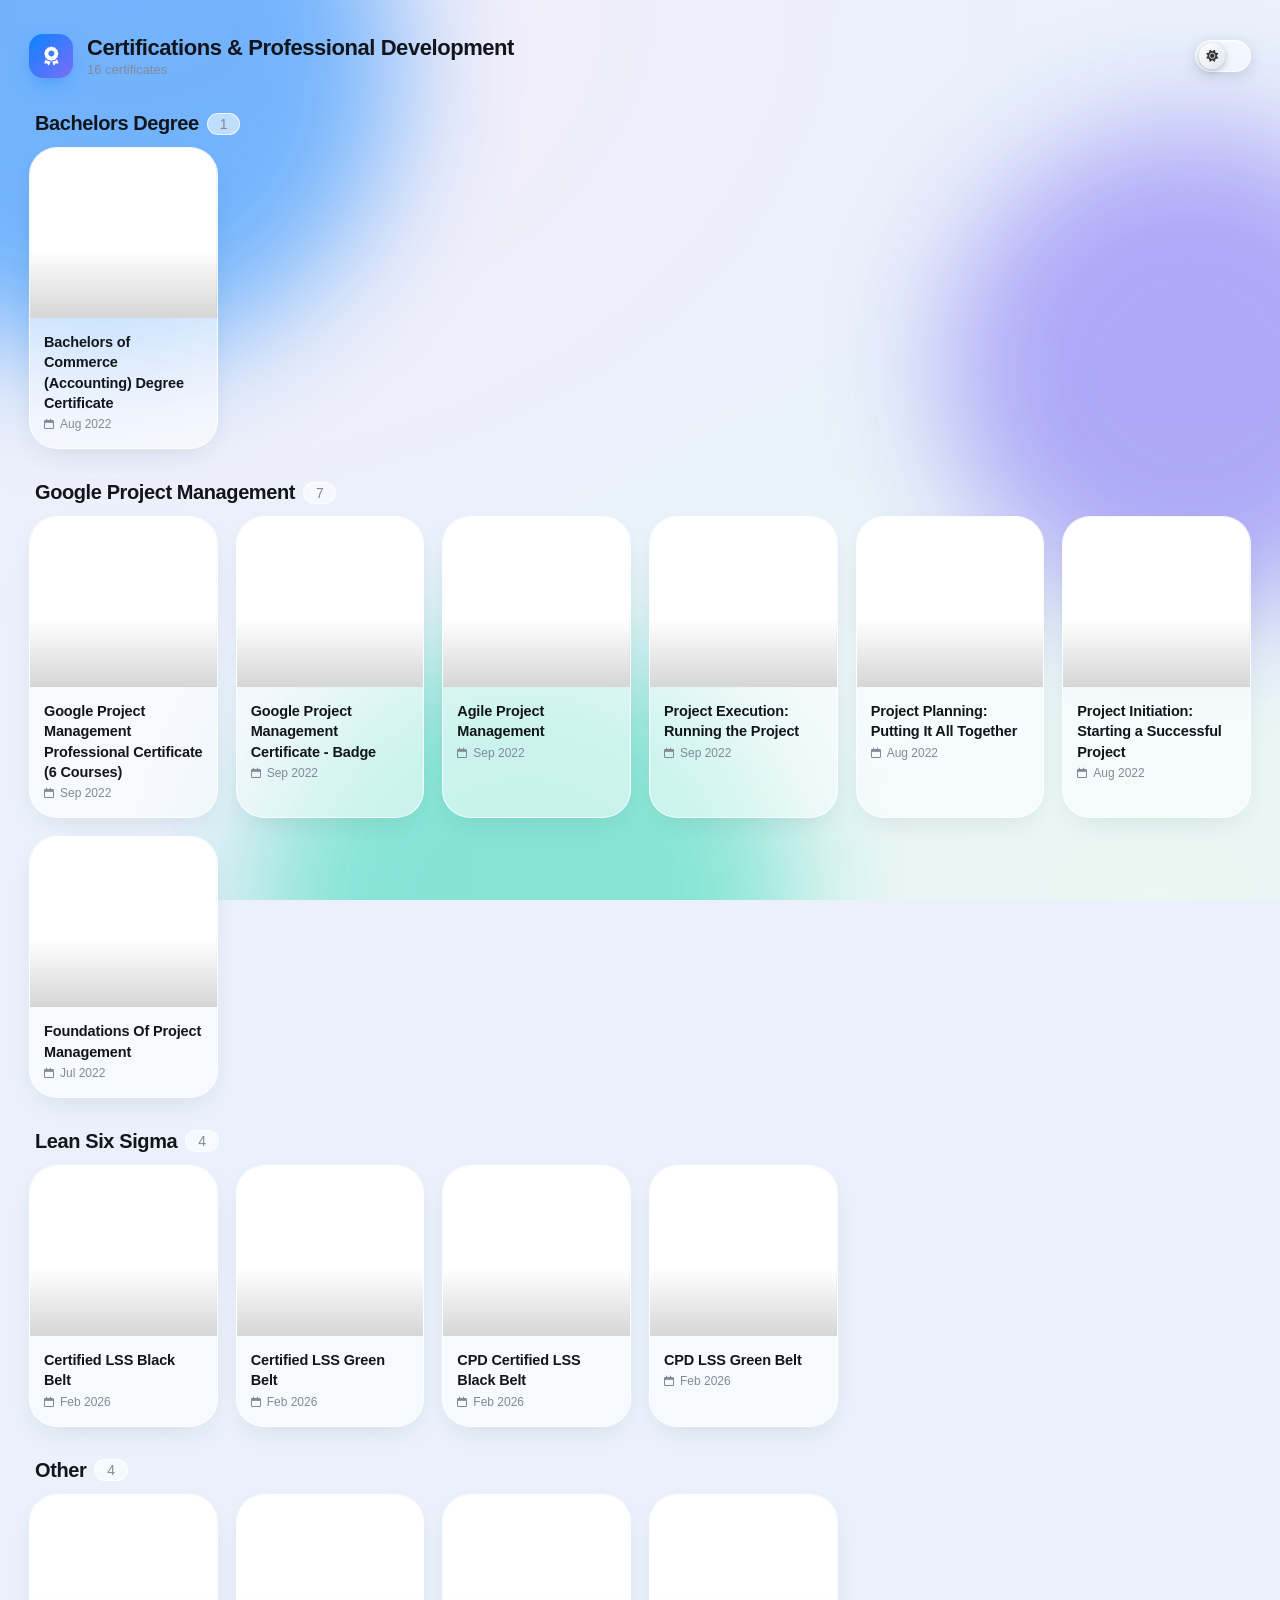
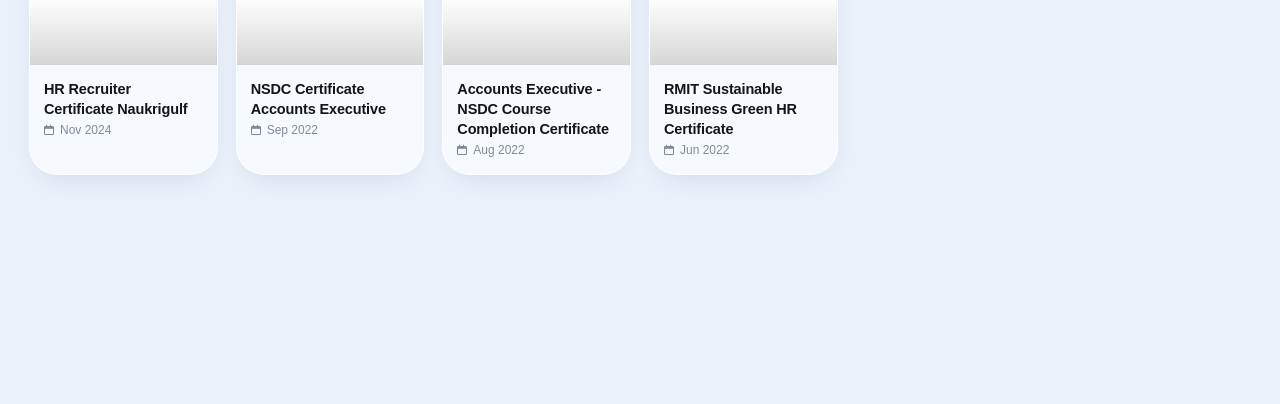
<file: c.html>
<html lang="en" data-theme="dark"><head>
  <meta charset="UTF-8">
  <meta name="viewport" content="width=device-width, initial-scale=1.0, viewport-fit=cover">
  <title>Certifications · Professional Development</title>
  <link rel="stylesheet" href="https://cdnjs.cloudflare.com/ajax/libs/font-awesome/6.5.1/css/all.min.css">
  <style>
    /* ============================= TOKENS ============================= */
    :root{
      --bg-1:#eaf1fb;
      --bg-2:#f4ecf9;
      --bg-3:#e9f8f3;
      --orb-a:#0a84ff;
      --orb-b:#7c6cf6;
      --orb-c:#34d8b8;

      --glass-fill: rgba(255,255,255,0.55);
      --glass-fill-strong: rgba(255,255,255,0.72);
      --glass-border: rgba(255,255,255,0.75);
      --glass-highlight: rgba(255,255,255,0.9);
      --glass-shadow: rgba(31,41,55,0.14);

      --text-1:#12151c;
      --text-2:#4b5363;
      --text-3:#828a99;

      --accent:#0a84ff;
      --accent-2:#7c6cf6;
      --danger:#ff453a;
      --success:#30d158;
      --warn:#ff9f0a;

      --radius-lg: 28px;
      --radius-md: 18px;
      --radius-sm: 12px;

      --ease-spring: cubic-bezier(.34,1.56,.64,1);
      --ease-smooth: cubic-bezier(.4,0,.2,1);
    }

    html[data-theme="dark"]{
      --bg-1:#0a0c12;
      --bg-2:#12101c;
      --bg-3:#0c1614;
      --orb-a:#0a84ff;
      --orb-b:#8f7bff;
      --orb-c:#22c8a4;

      --glass-fill: rgba(32,34,44,0.48);
      --glass-fill-strong: rgba(38,40,52,0.68);
      --glass-border: rgba(255,255,255,0.10);
      --glass-highlight: rgba(255,255,255,0.14);
      --glass-shadow: rgba(0,0,0,0.45);

      --text-1:#f2f3f7;
      --text-2:#b4b9c6;
      --text-3:#787f8f;
    }

    *{ box-sizing:border-box; -webkit-tap-highlight-color: transparent; }
    html,body{ height:100%; }
    body{
      margin:0;
      font-family:-apple-system,BlinkMacSystemFont,"SF Pro Display","SF Pro Text","Segoe UI",Roboto,Helvetica,Arial,sans-serif;
      color:var(--text-1);
      background: var(--bg-1);
      overflow-x:hidden;
      transition: background .6s var(--ease-smooth), color .6s var(--ease-smooth);
      min-height:100%;
      -webkit-font-smoothing:antialiased;
    }

    .liquid-bg{
      position:fixed; inset:0; z-index:-1; overflow:hidden;
      background:
        radial-gradient(120% 120% at 10% 0%, var(--bg-2), transparent 60%),
        radial-gradient(120% 120% at 90% 100%, var(--bg-3), transparent 60%),
        var(--bg-1);
      transition: background 0.6s var(--ease-smooth);
    }
    .orb{
      position:absolute; border-radius:50%;
      filter: blur(60px);
      opacity:.55;
      will-change: transform;
    }
    html[data-theme="dark"] .orb{ opacity:.35; filter:blur(80px); }
    .orb-1{ width:46vmax; height:46vmax; left:-15vmax; top:-18vmax; background: var(--orb-a); animation: float1 22s ease-in-out infinite; }
    .orb-2{ width:38vmax; height:38vmax; right:-12vmax; top:10vmax; background: var(--orb-b); animation: float2 26s ease-in-out infinite; }
    .orb-3{ width:42vmax; height:42vmax; left:20vmax; bottom:-22vmax; background: var(--orb-c); animation: float3 30s ease-in-out infinite; }

    @keyframes float1{ 0%,100%{ transform: translate(0,0) scale(1);} 33%{ transform: translate(6vmax,8vmax) scale(1.12);} 66%{ transform: translate(-4vmax,4vmax) scale(0.94);} }
    @keyframes float2{ 0%,100%{ transform: translate(0,0) scale(1);} 50%{ transform: translate(-8vmax,10vmax) scale(1.08);} }
    @keyframes float3{ 0%,100%{ transform: translate(0,0) scale(1);} 40%{ transform: translate(5vmax,-6vmax) scale(1.1);} 75%{ transform: translate(-6vmax,-2vmax) scale(0.95);} }

    @media (prefers-reduced-motion: reduce){
      .orb{ animation: none !important; }
      *{ animation-duration: 0.001ms !important; transition-duration: 0.001ms !important; }
    }

    .wrap{max-width:1600px;margin:0 auto;padding: 24px 29px 140px;}

    header.top{ display:flex; align-items:center; justify-content:space-between; gap:16px; margin-bottom: 34px; padding-top: 10px; flex-wrap:wrap; }
    .brand{ display:flex; align-items:center; gap:14px; }
    .brand-mark{
      width:44px; height:44px; border-radius:14px;
      background: linear-gradient(135deg, var(--accent), var(--accent-2));
      display:flex; align-items:center; justify-content:center;
      color:#fff; font-size:19px; box-shadow: 0 8px 20px -6px rgba(10,132,255,.55);
    }
    .brand h1{ font-size:22px; margin:0; letter-spacing:-0.02em; font-weight:700; }
    .brand p{ margin:1px 0 0; font-size:13px; color:var(--text-3); font-weight:500; }

    .top-right{ display:flex; align-items:center; gap:12px; }

    .theme-toggle{
      position:relative; width:56px; height:32px; border-radius:100px;
      background: var(--glass-fill); border:1px solid var(--glass-border);
      backdrop-filter: blur(20px) saturate(180%); -webkit-backdrop-filter: blur(20px) saturate(180%);
      cursor:pointer; display:flex; align-items:center; padding:3px;
      box-shadow: inset 0 1px 1px var(--glass-highlight), 0 4px 14px var(--glass-shadow);
      transition: background .4s var(--ease-smooth);
    }
    .theme-toggle .knob{
      width:26px; height:26px; border-radius:50%; background: linear-gradient(135deg,#fff,#dfe6f0);
      display:flex; align-items:center; justify-content:center; font-size:12px;
      transform: translateX(0); transition: transform .45s var(--ease-spring), background .4s;
      box-shadow: 0 2px 6px rgba(0,0,0,.25); color:#333;
    }
    html[data-theme="dark"] .theme-toggle .knob{ transform: translateX(24px); background: linear-gradient(135deg,#2c2e3a,#1a1c26); color:#f3d67a; }

    .draft-banner{
      display:none; align-items:center; gap:12px;
      background: rgba(255,159,10,.14); border:1px solid rgba(255,159,10,.35);
      color: var(--warn); font-size:13px; font-weight:650;
      padding:12px 16px; border-radius: var(--radius-sm);
      margin-bottom:22px; backdrop-filter: blur(14px);
    }
    .draft-banner.show{ display:flex; }
    .draft-banner span{ flex:1; }
    .draft-banner button{
      border:none; background: var(--warn); color:#1a1200; font-weight:700;
      font-size:12.5px; padding:8px 14px; border-radius:100px; cursor:pointer;
      transition: transform .3s var(--ease-spring);
    }
    .draft-banner button:hover{ transform: scale(1.05); }

    .group-section {
      margin-bottom: 32px;
      animation: fadeUp 0.7s var(--ease-spring) both;
    }
    @keyframes fadeUp {
      from { opacity:0; transform: translateY(20px); }
      to { opacity:1; transform: translateY(0); }
    }
    .group-title {
      font-size: 20px;
      font-weight: 700;
      letter-spacing: -0.02em;
      margin: 0 0 12px 6px;
      color: var(--text-1);
      display: flex;
      align-items: center;
      gap: 8px;
    }
    .group-title .count {
      font-size: 14px;
      font-weight: 500;
      color: var(--text-3);
      background: var(--glass-fill);
      padding: 2px 12px;
      border-radius: 40px;
      border: 1px solid var(--glass-border);
    }
    .grid {
      display: grid;
      grid-template-columns: repeat(7, 1fr);
      gap: 18px;
    }

    .cert-card{
      position:relative; border-radius: var(--radius-lg);
      background: var(--glass-fill); border:1px solid var(--glass-border);
      backdrop-filter: blur(24px) saturate(180%); -webkit-backdrop-filter: blur(24px) saturate(180%);
      box-shadow: inset 0 1px 1px var(--glass-highlight), 0 10px 30px -12px var(--glass-shadow);
      overflow:hidden; cursor:pointer; transform: translateY(0) scale(1);
      transition: transform .5s var(--ease-spring), box-shadow .4s var(--ease-smooth), background .4s;
      animation: cardIn .55s var(--ease-spring) backwards;
    }
    .cert-card:hover{ transform: translateY(-6px) scale(1.015); box-shadow: inset 0 1px 1px var(--glass-highlight), 0 20px 40px -14px var(--glass-shadow); }
    .cert-card:active{ transform: translateY(-2px) scale(.985); }

    @keyframes cardIn{ from{ opacity:0; transform: translateY(18px) scale(.96);} to{ opacity:1; transform: translateY(0) scale(1);} }

    .cert-thumb{ position:relative; height:170px; background: linear-gradient(160deg, rgba(10,132,255,.14), rgba(124,108,246,.10)); overflow:hidden; display:flex; align-items:center; justify-content:center; }
    .cert-thumb iframe{ position:absolute; top:0; left:0; width:400%; height:400%; transform: scale(0.25); transform-origin: top left; border:none; pointer-events:none; background:#fff; }
    .cert-thumb::after{ content:""; position:absolute; inset:0; background: linear-gradient(to top, rgba(0,0,0,.16), transparent 40%); pointer-events:none; }
    .cert-thumb .open-hint{
      position:absolute; bottom:10px; right:12px; font-size:11px; font-weight:600; color:#fff;
      background: rgba(0,0,0,.35); padding:4px 10px; border-radius:20px; backdrop-filter: blur(6px);
      display:flex; align-items:center; gap:5px; opacity:0; transform: translateY(4px); transition: all .3s var(--ease-smooth);
    }
    .cert-card:hover .open-hint{ opacity:1; transform: translateY(0); }

    .cert-info{ padding:14px 14px 16px; }
    .cert-name{
      font-size:14.5px; font-weight:650; margin:0 0 4px; letter-spacing:-0.01em;
      white-space: normal;
      word-break: break-word;
      line-height: 1.4;
    }
    .cert-date{
      font-size:12px; color: var(--text-3); margin:0; font-weight:500;
      display:flex; align-items:center; gap:6px;
    }
    .cert-date i{ font-size:11px; }
    .cert-date .date-text{
      border-bottom: 1px solid transparent;
    }

    .empty-state{ grid-column: 1/-1; text-align:center; padding: 90px 20px; color: var(--text-3); }
    .empty-state i{ font-size:46px; margin-bottom:16px; display:block; color: var(--accent); opacity:.5; }
    .empty-state h3{ color:var(--text-1); font-size:18px; margin:0 0 6px; }
    .empty-state p{ margin:0; font-size:14px; }

    .gear-btn{
      /* position:fixed; */
      right:26px;
      bottom: 54px;
      z-index:40;
      /* width:58px; */
      height: 57px;
      /* border-radius:50%; */
      /* background: var(--glass-fill-strong); */
      /* border:1px solid var(--glass-border); */
      /* backdrop-filter: blur(22px) saturate(180%); */
      -webkit-backdrop-filter: blur(22px) saturate(180%);
      /* box-shadow: inset 0 1px 1px var(--glass-highlight), 0 12px 28px -8px var(--glass-shadow); */
      display:flex;
      align-items:center;
      justify-content:center;
      color: #f2f3f70a;
      font-size: 11px;
      cursor:pointer;
      transition: transform .4s var(--ease-spring), background .4s;
    }
    .gear-btn:hover{ transform: rotate(45deg) scale(1.08); }
    .gear-btn:active{ transform: rotate(70deg) scale(.92); }
    .gear-btn .dot{
      position:absolute; top:6px; right:6px; width:11px; height:11px; border-radius:50%;
      background: var(--warn); border:2px solid var(--glass-fill-strong); display:none;
    }
    .gear-btn.has-draft .dot{ display:block; }

    .modal-overlay{
      position:fixed; inset:0; z-index:100; background: rgba(10,12,18,.45);
      backdrop-filter: blur(6px); -webkit-backdrop-filter: blur(6px);
      display:flex; align-items:center; justify-content:center; padding:20px;
      opacity:0; pointer-events:none; transition: opacity .35s var(--ease-smooth);
    }
    .modal-overlay.show{ opacity:1; pointer-events:all; }

    .modal-panel{
      background: var(--glass-fill-strong); border:1px solid var(--glass-border);
      backdrop-filter: blur(30px) saturate(180%); -webkit-backdrop-filter: blur(30px) saturate(180%);
      border-radius: var(--radius-lg); box-shadow: inset 0 1px 1px var(--glass-highlight), 0 30px 60px -15px rgba(0,0,0,.4);
      width:100%; max-width:480px; max-height:88vh; overflow:hidden; display:flex; flex-direction:column;
      transform: scale(.85) translateY(30px); opacity:0;
      transition: transform .5s var(--ease-spring), opacity .4s var(--ease-smooth);
    }
    .modal-overlay.show .modal-panel{ transform: scale(1) translateY(0); opacity:1; }

    .modal-head{ display:flex; align-items:center; justify-content:space-between; padding:20px 22px 16px; border-bottom:1px solid var(--glass-border); }
    .modal-head h2{ margin:0; font-size:18px; font-weight:700; letter-spacing:-0.01em; }
    .modal-close{
      width:32px; height:32px; border-radius:50%; background: rgba(120,128,144,.15); border:none; color: var(--text-2);
      display:flex; align-items:center; justify-content:center; cursor:pointer; font-size:14px;
      transition: transform .3s var(--ease-spring), background .3s;
    }
    .modal-close:hover{ background: rgba(255,69,58,.18); color: var(--danger); transform: rotate(90deg); }

    .modal-body{ padding:22px; overflow-y:auto; }

    .field{ margin-bottom:16px; }
    .field label{ display:block; font-size:12.5px; font-weight:650; color: var(--text-2); margin-bottom:7px; text-transform:uppercase; letter-spacing:.04em; }
    .field input[type="text"], .field input[type="password"], .field input[type="url"], .field input[type="date"]{
      width:100%; padding:13px 15px; font-size:15px; border-radius: var(--radius-sm);
      border:1px solid var(--glass-border); background: rgba(127,127,127,.08); color: var(--text-1);
      outline:none; transition: border-color .3s, box-shadow .3s, background .3s; font-family:inherit;
    }
    .field input:focus{ border-color: var(--accent); box-shadow: 0 0 0 4px rgba(10,132,255,.15); background: rgba(127,127,127,.04); }
    .field .hint{ font-size:12px; color: var(--text-3); margin-top:6px; line-height:1.5; }
    .field .hint i{ color: var(--accent); margin-right:3px; }

    .info-box{
      background: rgba(10,132,255,.08); border:1px solid rgba(10,132,255,.2); border-radius: var(--radius-sm);
      padding:14px 16px; font-size:12.5px; color: var(--text-2); line-height:1.6; margin-bottom:18px;
    }
    .info-box b{ color: var(--text-1); }
    .info-box ol{ margin:6px 0 0; padding-left:18px; }

    .btn{
      display:inline-flex; align-items:center; justify-content:center; gap:8px;
      padding:13px 18px; border-radius: var(--radius-sm); font-size:14.5px; font-weight:650; font-family:inherit;
      border:none; cursor:pointer; transition: transform .35s var(--ease-spring), box-shadow .3s, opacity .3s, background .3s;
      width:100%;
    }
    .btn:active{ transform: scale(.96); }
    .btn-primary{ background: linear-gradient(135deg, var(--accent), var(--accent-2)); color:#fff; box-shadow: 0 10px 24px -8px rgba(10,132,255,.55); }
    .btn-primary:hover{ box-shadow: 0 14px 30px -8px rgba(10,132,255,.7); }
    .btn-primary:disabled{ opacity:.5; cursor:not-allowed; box-shadow:none; }
    .btn-ghost{ background: rgba(127,127,127,.12); color: var(--text-1); }
    .btn-danger-o{ background: rgba(255,69,58,.12); color: var(--danger); }
    .btn-warn{ background: linear-gradient(135deg, #ff9f0a, #ff6a00); color:#fff; box-shadow: 0 10px 24px -8px rgba(255,159,10,.5); }

    .error-msg{ color: var(--danger); font-size:13px; font-weight:600; margin:-6px 0 14px; display:flex; align-items:center; gap:6px; animation: shake .4s var(--ease-smooth); }
    @keyframes shake{ 0%,100%{ transform: translateX(0);} 25%{ transform: translateX(-6px);} 75%{ transform: translateX(6px);} }
    .success-msg{ color: var(--success); font-size:13px; font-weight:600; margin: 8px 0 0; display:flex; align-items:center; gap:6px; }

    .admin-tabs{ display:flex; gap:8px; margin-bottom:18px; flex-wrap:wrap; }
    .admin-tab{
      flex:1; padding:10px; border-radius: var(--radius-sm); background: rgba(127,127,127,.1); color: var(--text-2);
      text-align:center; font-size:13.5px; font-weight:650; cursor:pointer; border:1px solid transparent;
      transition: all .3s var(--ease-smooth);
    }
    .admin-tab.active{ background: rgba(10,132,255,.14); color: var(--accent); border-color: rgba(10,132,255,.3); }

    .admin-view{ display:none; }
    .admin-view.active{ display:block; animation: fadeIn .35s var(--ease-smooth); }
    @keyframes fadeIn{ from{ opacity:0; transform: translateY(6px);} to{opacity:1; transform:translateY(0);} }

    .group-container {
      margin-bottom: 20px;
      border-radius: var(--radius-sm);
      background: rgba(127,127,127,.05);
      border: 1px solid var(--glass-border);
      padding: 8px 8px 4px 8px;
      transition: background 0.2s;
    }
    .group-header {
      display: flex;
      align-items: center;
      justify-content: space-between;
      padding: 6px 10px 10px 10px;
      font-weight: 600;
      font-size: 14px;
      color: var(--text-2);
      cursor: grab;
      user-select: none;
      transition: background 0.2s;
    }
    .group-header:active { cursor: grabbing; }
    .group-header .group-actions {
      display: flex;
      gap: 6px;
    }
    .group-header .group-actions button {
      background: none;
      border: none;
      color: var(--text-3);
      cursor: pointer;
      font-size: 13px;
      padding: 2px 6px;
      border-radius: 6px;
      transition: background 0.2s, transform 0.2s;
    }
    .group-header .group-actions button:hover {
      background: rgba(127,127,127,.15);
      color: var(--text-1);
      transform: scale(1.1);
    }
    .group-header .group-actions .del-group:hover {
      color: var(--danger);
      background: rgba(255,69,58,.12);
    }
    .group-items {
      min-height: 40px;
      padding: 4px 4px 8px 4px;
      display: flex;
      flex-direction: column;
      gap: 4px;
    }
    .group-items .cert-list-item {
      margin: 0;
      border-radius: var(--radius-sm);
      background: rgba(255,255,255,0.3);
      backdrop-filter: blur(8px);
      border: 1px solid var(--glass-border);
      padding: 8px 10px;
      display: flex;
      align-items: center;
      gap: 10px;
      transition: background 0.2s, transform 0.2s;
      cursor: grab;
    }
    .group-items .cert-list-item:active { cursor: grabbing; }
    .group-items .cert-list-item.dragging {
      opacity: 0.4;
      background: rgba(10,132,255,.1);
    }
    .group-items .cert-list-item .drag-handle {
      color: var(--text-3);
      font-size: 14px;
      cursor: grab;
      margin-right: 2px;
      transition: color 0.2s;
    }
    .group-items .cert-list-item .drag-handle:hover { color: var(--text-1); }
    .group-items .cert-list-item .meta { flex:1; min-width:0; }
    .group-items .cert-list-item .meta .n { font-size:13px; font-weight:600; white-space:nowrap; overflow:hidden; text-overflow:ellipsis; }
    .group-items .cert-list-item .meta .d { font-size:11px; color: var(--text-3); display:flex; align-items:center; gap:6px; flex-wrap:wrap; }
    .group-items .cert-list-item .acts { display:flex; gap:4px; flex-shrink:0; }

    .add-group-area {
      display: flex;
      gap: 8px;
      margin-top: 12px;
      margin-bottom: 8px;
    }
    .add-group-area input {
      flex:1;
      padding: 8px 12px;
      border-radius: var(--radius-sm);
      border:1px solid var(--glass-border);
      background: rgba(127,127,127,.08);
      color: var(--text-1);
      font-size:13px;
      transition: border-color 0.2s, box-shadow 0.2s;
    }
    .add-group-area input:focus {
      border-color: var(--accent);
      box-shadow: 0 0 0 3px rgba(10,132,255,.15);
    }
    .add-group-area button {
      padding: 8px 16px;
      border: none;
      border-radius: var(--radius-sm);
      background: var(--accent);
      color: #fff;
      font-weight:600;
      cursor:pointer;
      transition: background 0.2s, transform 0.2s;
    }
    .add-group-area button:hover { background: var(--accent-2); transform: scale(1.02); }

    .empty-list { text-align:center; padding:30px 10px; color: var(--text-3); font-size:13.5px; }
    .divider-label{ font-size:11px; font-weight:700; text-transform:uppercase; letter-spacing:.06em; color: var(--text-3); margin: 22px 0 12px; }

    .viewer-overlay{
      position:fixed; inset:0; z-index:200; background: rgba(4,5,8,.75);
      backdrop-filter: blur(10px); -webkit-backdrop-filter: blur(10px);
      display:flex; align-items:center; justify-content:center; opacity:0; pointer-events:none; transition: opacity .4s var(--ease-smooth);
    }
    .viewer-overlay.show{ opacity:1; pointer-events:all; }
    .viewer-shell{
      width:min(94vw, 1100px); height:92vh; background: var(--glass-fill-strong); border:1px solid var(--glass-border);
      border-radius: var(--radius-lg); overflow:hidden; display:flex; flex-direction:column;
      box-shadow: 0 40px 80px -20px rgba(0,0,0,.6); transform: scale(.9) translateY(40px); transition: transform .5s var(--ease-spring);
    }
    .viewer-overlay.show .viewer-shell{ transform: scale(1) translateY(0); }
    .viewer-head{ display:flex; align-items:center; justify-content:space-between; padding:14px 18px; border-bottom:1px solid var(--glass-border); backdrop-filter: blur(20px); }
    .viewer-head h3{ margin:0; font-size:15px; font-weight:650; white-space:nowrap; overflow:hidden; text-overflow:ellipsis; padding-right:12px; }
    .viewer-head .acts{ display:flex; gap:8px; flex-shrink:0; }
    .viewer-body{ flex:1; background:#525659; position:relative; }
    .viewer-body iframe{ width:100%; height:100%; border:none; }

    .toast{
      position:fixed; left:50%; bottom:30px; transform: translateX(-50%) translateY(20px);
      background: var(--glass-fill-strong); border:1px solid var(--glass-border);
      backdrop-filter: blur(20px) saturate(180%); padding:13px 20px; border-radius:100px;
      font-size:13.5px; font-weight:600; box-shadow: 0 14px 30px -10px rgba(0,0,0,.35);
      z-index:300; display:flex; align-items:center; gap:9px; opacity:0; pointer-events:none;
      transition: all .4s var(--ease-spring); max-width:90vw;
    }
    .toast.show{ opacity:1; transform: translateX(-50%) translateY(0); }
    .toast i{ color: var(--success); }
    .toast.error i{ color: var(--danger); }

    @media (max-width:1400px) {
      .grid { grid-template-columns: repeat(6, 1fr); }
    }
    @media (max-width:1200px) {
      .grid { grid-template-columns: repeat(5, 1fr); }
    }
    @media (max-width:1000px) {
      .grid { grid-template-columns: repeat(4, 1fr); }
    }
    @media (max-width:750px) {
      .grid { grid-template-columns: repeat(3, 1fr); }
    }
    @media (max-width:550px) {
      .grid { grid-template-columns: repeat(2, 1fr); }
    }
    @media (max-width:400px) {
      .grid { grid-template-columns: 1fr; }
    }

    @media (max-width:640px){
      .wrap{padding: 20px 24px 130px;}
      header.top{ margin-bottom:24px; }
      .brand h1{ font-size:19px; }
      .cert-thumb{ height:130px; }
      .viewer-shell{ width:100vw; height:100vh; border-radius:0; }
      .gear-btn{ right:18px; bottom:18px; width:52px; height:52px; }
    }
  </style>
</head>
<body style=>

<div class="liquid-bg">
  <div class="orb orb-1"></div>
  <div class="orb orb-2"></div>
  <div class="orb orb-3"></div>
</div>

<div class="wrap">
  <header class="top">
    <div class="brand">
      <div class="brand-mark"><i class="fa-solid fa-award"></i></div>
      <div>
        <h1>Certifications &amp; Professional Development</h1>
        <p id="countLabel">16 certificates</p>
      </div>
    </div>
    <div class="top-right">
      <div class="theme-toggle" id="themeToggle" role="button" aria-label="Toggle theme">
        <div class="knob"><i class="fa-solid fa-moon" id="themeIcon"></i></div>
      </div>
    </div>
  </header>

  <div class="draft-banner" id="draftBanner">
    <i class="fa-solid fa-triangle-exclamation"></i>
    <span>You have unpublished changes — only visible in this browser until you download and redeploy the file.</span>
    <button id="draftPublishBtn">Publish now</button>
  </div>

  <div id="publicContainer"><div class="group-section"><div class="group-title"><span>Bachelors Degree</span> <span class="count">1</span></div><div class="grid">
          <div class="cert-card" style="animation-delay:0ms" data-id="c_msveyqd9_i8xjarr">
            <div class="cert-thumb">
              <iframe src="https://drive.google.com/file/d/18IPq2pZwFJ2HgyN1D-2ekDyDj9hiCypv/preview" loading="lazy"></iframe>
              <span class="open-hint"><i class="fa-solid fa-expand"></i> View</span>
            </div>
            <div class="cert-info">
              <p class="cert-name" title="Bachelors of Commerce (Accounting) Degree Certificate">Bachelors of Commerce (Accounting) Degree Certificate</p>
              <p class="cert-date"><i class="fa-regular fa-calendar"></i><span class="date-text">Aug 2022</span></p>
            </div>
          </div>
        </div></div><div class="group-section"><div class="group-title"><span>Google Project Management</span> <span class="count">7</span></div><div class="grid">
          <div class="cert-card" style="animation-delay:0ms" data-id="c_msvffmh0_xn9zwzf">
            <div class="cert-thumb">
              <iframe src="https://drive.google.com/file/d/1GJZnIk9SLnv9LhxRhbv0aZKwDlcF6PRf/preview" loading="lazy"></iframe>
              <span class="open-hint"><i class="fa-solid fa-expand"></i> View</span>
            </div>
            <div class="cert-info">
              <p class="cert-name" title="Google Project Management Professional Certificate (6 Courses)">Google Project Management Professional Certificate (6 Courses)</p>
              <p class="cert-date"><i class="fa-regular fa-calendar"></i><span class="date-text">Sep 2022</span></p>
            </div>
          </div>
        
          <div class="cert-card" style="animation-delay:45ms" data-id="c_msvfel2c_djl3ab8">
            <div class="cert-thumb">
              <iframe src="https://drive.google.com/file/d/18r_2Yd3YUUY7OQ5WkuCfdZMV4NfqfeOo/preview" loading="lazy"></iframe>
              <span class="open-hint"><i class="fa-solid fa-expand"></i> View</span>
            </div>
            <div class="cert-info">
              <p class="cert-name" title="Google Project Management Certificate - Badge">Google Project Management Certificate - Badge</p>
              <p class="cert-date"><i class="fa-regular fa-calendar"></i><span class="date-text">Sep 2022</span></p>
            </div>
          </div>
        
          <div class="cert-card" style="animation-delay:90ms" data-id="c_msvf33k4_basyn49">
            <div class="cert-thumb">
              <iframe src="https://drive.google.com/file/d/15FPmb9Co8i37yJdt6hCk4yatTZQcHb2O/preview" loading="lazy"></iframe>
              <span class="open-hint"><i class="fa-solid fa-expand"></i> View</span>
            </div>
            <div class="cert-info">
              <p class="cert-name" title="Agile Project Management">Agile Project Management</p>
              <p class="cert-date"><i class="fa-regular fa-calendar"></i><span class="date-text">Sep 2022</span></p>
            </div>
          </div>
        
          <div class="cert-card" style="animation-delay:135ms" data-id="c_msvf4klg_22vizts">
            <div class="cert-thumb">
              <iframe src="https://drive.google.com/file/d/10-ZYG5Ocbsrv97FC5_LxXnNOKVmJ9iXh/preview" loading="lazy"></iframe>
              <span class="open-hint"><i class="fa-solid fa-expand"></i> View</span>
            </div>
            <div class="cert-info">
              <p class="cert-name" title="Project Execution: Running the Project">Project Execution: Running the Project</p>
              <p class="cert-date"><i class="fa-regular fa-calendar"></i><span class="date-text">Sep 2022</span></p>
            </div>
          </div>
        
          <div class="cert-card" style="animation-delay:180ms" data-id="c_msvf6fwk_pc85rg5">
            <div class="cert-thumb">
              <iframe src="https://drive.google.com/file/d/1et44CFGfRIa2VBC7RlCDzSwIV8AOcDlI/preview" loading="lazy"></iframe>
              <span class="open-hint"><i class="fa-solid fa-expand"></i> View</span>
            </div>
            <div class="cert-info">
              <p class="cert-name" title="Project Planning: Putting It All Together">Project Planning: Putting It All Together</p>
              <p class="cert-date"><i class="fa-regular fa-calendar"></i><span class="date-text">Aug 2022</span></p>
            </div>
          </div>
        
          <div class="cert-card" style="animation-delay:225ms" data-id="c_msvf9898_dqwisd8">
            <div class="cert-thumb">
              <iframe src="https://drive.google.com/file/d/1zL1G1v7hDsqO8FRMe4z6yS4ymfhGXL4Z/preview" loading="lazy"></iframe>
              <span class="open-hint"><i class="fa-solid fa-expand"></i> View</span>
            </div>
            <div class="cert-info">
              <p class="cert-name" title="Project Initiation: Starting a Successful Project">Project Initiation: Starting a Successful Project</p>
              <p class="cert-date"><i class="fa-regular fa-calendar"></i><span class="date-text">Aug 2022</span></p>
            </div>
          </div>
        
          <div class="cert-card" style="animation-delay:270ms" data-id="c_msvfcquk_u3jwxjb">
            <div class="cert-thumb">
              <iframe src="https://drive.google.com/file/d/1-RiLpA-_0txDID21tkJ5B4Tw8i1-xx_e/preview" loading="lazy"></iframe>
              <span class="open-hint"><i class="fa-solid fa-expand"></i> View</span>
            </div>
            <div class="cert-info">
              <p class="cert-name" title="Foundations Of Project Management">Foundations Of Project Management</p>
              <p class="cert-date"><i class="fa-regular fa-calendar"></i><span class="date-text">Jul 2022</span></p>
            </div>
          </div>
        </div></div><div class="group-section"><div class="group-title"><span>Lean Six Sigma</span> <span class="count">4</span></div><div class="grid">
          <div class="cert-card" style="animation-delay:0ms" data-id="c_msvfqi64_p4k44np">
            <div class="cert-thumb">
              <iframe src="https://drive.google.com/file/d/1PX5dDGUj6qvk12tKhKHq5O8uQNj5jsHN/preview" loading="lazy"></iframe>
              <span class="open-hint"><i class="fa-solid fa-expand"></i> View</span>
            </div>
            <div class="cert-info">
              <p class="cert-name" title="Certified LSS Black Belt">Certified LSS Black Belt</p>
              <p class="cert-date"><i class="fa-regular fa-calendar"></i><span class="date-text">Feb 2026</span></p>
            </div>
          </div>
        
          <div class="cert-card" style="animation-delay:45ms" data-id="c_msvfq1h0_ji018fz">
            <div class="cert-thumb">
              <iframe src="https://drive.google.com/file/d/1_KLYi3Mhuag9v8RjqwxTf_J1x83PvDlA/preview" loading="lazy"></iframe>
              <span class="open-hint"><i class="fa-solid fa-expand"></i> View</span>
            </div>
            <div class="cert-info">
              <p class="cert-name" title="Certified LSS Green Belt">Certified LSS Green Belt</p>
              <p class="cert-date"><i class="fa-regular fa-calendar"></i><span class="date-text">Feb 2026</span></p>
            </div>
          </div>
        
          <div class="cert-card" style="animation-delay:90ms" data-id="c_msvfo0t0_bjcn2qe">
            <div class="cert-thumb">
              <iframe src="https://drive.google.com/file/d/129BtZfVtGBstwG8AYZaucUHV5OYLsg1r/preview" loading="lazy"></iframe>
              <span class="open-hint"><i class="fa-solid fa-expand"></i> View</span>
            </div>
            <div class="cert-info">
              <p class="cert-name" title="CPD Certified LSS Black Belt">CPD Certified LSS Black Belt</p>
              <p class="cert-date"><i class="fa-regular fa-calendar"></i><span class="date-text">Feb 2026</span></p>
            </div>
          </div>
        
          <div class="cert-card" style="animation-delay:135ms" data-id="c_msvfmifw_gjo500q">
            <div class="cert-thumb">
              <iframe src="https://drive.google.com/file/d/1sfO5Nh541yICzQZqnet1H56Wv_O44iG_/preview" loading="lazy"></iframe>
              <span class="open-hint"><i class="fa-solid fa-expand"></i> View</span>
            </div>
            <div class="cert-info">
              <p class="cert-name" title="CPD LSS Green Belt">CPD LSS Green Belt</p>
              <p class="cert-date"><i class="fa-regular fa-calendar"></i><span class="date-text">Feb 2026</span></p>
            </div>
          </div>
        </div></div><div class="group-section"><div class="group-title"><span>Other</span> <span class="count">4</span></div><div class="grid">
          <div class="cert-card" style="animation-delay:0ms" data-id="c_msvfultg_nvao4hf">
            <div class="cert-thumb">
              <iframe src="https://drive.google.com/file/d/1KQOzRauYjiJzmZHFutGLCzY06gAU3-rq/preview" loading="lazy"></iframe>
              <span class="open-hint"><i class="fa-solid fa-expand"></i> View</span>
            </div>
            <div class="cert-info">
              <p class="cert-name" title="HR Recruiter Certificate Naukrigulf">HR Recruiter Certificate Naukrigulf</p>
              <p class="cert-date"><i class="fa-regular fa-calendar"></i><span class="date-text">Nov 2024</span></p>
            </div>
          </div>
        
          <div class="cert-card" style="animation-delay:45ms" data-id="c_msvfvqo4_nmf370s">
            <div class="cert-thumb">
              <iframe src="https://drive.google.com/file/d/1cjqJ6-rn6LGirHA7WzDsB3W8-yR5Yf_g/preview" loading="lazy"></iframe>
              <span class="open-hint"><i class="fa-solid fa-expand"></i> View</span>
            </div>
            <div class="cert-info">
              <p class="cert-name" title="NSDC Certificate Accounts Executive">NSDC Certificate Accounts Executive</p>
              <p class="cert-date"><i class="fa-regular fa-calendar"></i><span class="date-text">Sep 2022</span></p>
            </div>
          </div>
        
          <div class="cert-card" style="animation-delay:90ms" data-id="c_msvfzdrg_vrkenrm">
            <div class="cert-thumb">
              <iframe src="https://drive.google.com/file/d/10LVxDzCTgu5cVUEcrQhIABXTApCAZNDx/preview" loading="lazy"></iframe>
              <span class="open-hint"><i class="fa-solid fa-expand"></i> View</span>
            </div>
            <div class="cert-info">
              <p class="cert-name" title="Accounts Executive - NSDC Course Completion Certificate">Accounts Executive - NSDC Course Completion Certificate</p>
              <p class="cert-date"><i class="fa-regular fa-calendar"></i><span class="date-text">Aug 2022</span></p>
            </div>
          </div>
        
          <div class="cert-card" style="animation-delay:135ms" data-id="c_msvfxdic_z01wmzu">
            <div class="cert-thumb">
              <iframe src="https://drive.google.com/file/d/1PBHo3apj0ywdfc2EiuRdwAD8Edukp_vy/preview" loading="lazy"></iframe>
              <span class="open-hint"><i class="fa-solid fa-expand"></i> View</span>
            </div>
            <div class="cert-info">
              <p class="cert-name" title="RMIT Sustainable Business Green HR Certificate">RMIT Sustainable Business Green HR Certificate</p>
              <p class="cert-date"><i class="fa-regular fa-calendar"></i><span class="date-text">Jun 2022</span></p>
            </div>
          </div>
        </div></div></div>
</div>

<div class="gear-btn" id="gearBtn" aria-label="Admin settings">
  <i class="fa-solid fa-gear"></i>
  <div class="dot"></div>
</div>

<!-- ADMIN MODAL -->
<div class="modal-overlay" id="adminOverlay">
  <div class="modal-panel">
    <div hidden="">
      <h2 id="adminTitle"></h2>
      <button class="modal-close" id="adminClose"><i class="fa-solid fa-xmark"></i></button>
    </div>
    <div class="modal-body">

      <div id="loginView" style="display: block;">
        <div class="field">
          <label></label>
          <input type="password" id="pwInput" placeholder="" autocomplete="current-password">
        </div>
        <div class="error-msg" id="pwError" style="display: none;"><i class="fa-solid fa-triangle-exclamation"></i> Incorrect password</div>
        <button id="pwSubmit" hidden=""></button>
      </div>

      <div id="panelView" style="display: none;">
        <div class="admin-tabs">
          <div class="admin-tab" data-view="addView">Add</div>
          <div class="admin-tab" data-view="manageView">Manage</div>
          <div class="admin-tab" data-view="publishView">Publish</div>
          <div class="admin-tab active" data-view="securityView">Security</div>
        </div>

        <div class="admin-view" id="addView">
          <div class="info-box">
            <b>Before you paste a link:</b> in Google Drive, right-click the PDF → <b>Share</b> → set general access to <b>"Anyone with the link"</b> → Viewer → Copy link.
          </div>
          <div class="field">
            <label>Certificate Name</label>
            <input type="text" id="certNameInput" placeholder="e.g. AWS Solutions Architect">
          </div>
          <div class="field">
            <label>Google Drive Share Link</label>
            <input type="url" id="certLinkInput" placeholder="https://drive.google.com/file/d/…/view?usp=sharing">
            <div class="hint" id="linkHint"></div>
          </div>
          <div class="field">
            <label>Group (optional)</label>
            <input type="text" id="groupInput" placeholder="e.g. Cloud, Security, 2025">
          </div>
          <button class="btn btn-primary" id="addSubmit" disabled=""><i class="fa-solid fa-plus"></i> Add Certificate</button>
          <div class="success-msg" id="addSuccess" style="display:none;"><i class="fa-solid fa-circle-check"></i> Added — remember to publish</div>
        </div>

        <div class="admin-view" id="manageView">
          <div id="manageList"><div class="add-group-area">
      <input type="text" id="newGroupName" placeholder="New group name">
      <button id="createGroupBtn">Create</button>
    </div><div class="group-container" data-group="Bachelors Degree">
        <div class="group-header" draggable="true" data-group="Bachelors Degree">
          <span><i class="fa-solid fa-grip-lines"></i> Bachelors Degree (1)</span>
          <div class="group-actions">
            <button class="rename-group" data-group="Bachelors Degree" title="Rename group"><i class="fa-solid fa-pen"></i></button>
            <button class="del-group" data-group="Bachelors Degree" title="Delete group (certificates become Uncategorized)"><i class="fa-solid fa-trash"></i></button>
          </div>
        </div>
        <div class="group-items" data-group="Bachelors Degree">
    
          <div class="cert-list-item" data-id="c_msveyqd9_i8xjarr" draggable="true" data-group="Bachelors Degree">
            <span class="drag-handle"><i class="fa-solid fa-grip-lines"></i></span>
            <div class="meta">
              <div class="n">Bachelors of Commerce (Accounting) Degree Certificate</div>
              <div class="d">
                <span class="date-display" data-id="c_msveyqd9_i8xjarr">Aug 2022</span>
                <button class="icon-btn edit-date-btn" data-id="c_msveyqd9_i8xjarr" title="Edit date"><i class="fa-regular fa-calendar-pen"></i></button>
              </div>
            </div>
            <div class="acts">
              <button class="icon-btn edit" title="Edit name/link"><i class="fa-solid fa-pen"></i></button>
              <button class="icon-btn del" title="Delete"><i class="fa-solid fa-trash"></i></button>
            </div>
          </div>
        </div></div><div class="group-container" data-group="Google Project Management">
        <div class="group-header" draggable="true" data-group="Google Project Management">
          <span><i class="fa-solid fa-grip-lines"></i> Google Project Management (7)</span>
          <div class="group-actions">
            <button class="rename-group" data-group="Google Project Management" title="Rename group"><i class="fa-solid fa-pen"></i></button>
            <button class="del-group" data-group="Google Project Management" title="Delete group (certificates become Uncategorized)"><i class="fa-solid fa-trash"></i></button>
          </div>
        </div>
        <div class="group-items" data-group="Google Project Management">
    
          <div class="cert-list-item" data-id="c_msvf33k4_basyn49" draggable="true" data-group="Google Project Management">
            <span class="drag-handle"><i class="fa-solid fa-grip-lines"></i></span>
            <div class="meta">
              <div class="n">Agile Project Management</div>
              <div class="d">
                <span class="date-display" data-id="c_msvf33k4_basyn49">Sep 2022</span>
                <button class="icon-btn edit-date-btn" data-id="c_msvf33k4_basyn49" title="Edit date"><i class="fa-regular fa-calendar-pen"></i></button>
              </div>
            </div>
            <div class="acts">
              <button class="icon-btn edit" title="Edit name/link"><i class="fa-solid fa-pen"></i></button>
              <button class="icon-btn del" title="Delete"><i class="fa-solid fa-trash"></i></button>
            </div>
          </div>
        
          <div class="cert-list-item" data-id="c_msvf4klg_22vizts" draggable="true" data-group="Google Project Management">
            <span class="drag-handle"><i class="fa-solid fa-grip-lines"></i></span>
            <div class="meta">
              <div class="n">Project Execution: Running the Project</div>
              <div class="d">
                <span class="date-display" data-id="c_msvf4klg_22vizts">Sep 2022</span>
                <button class="icon-btn edit-date-btn" data-id="c_msvf4klg_22vizts" title="Edit date"><i class="fa-regular fa-calendar-pen"></i></button>
              </div>
            </div>
            <div class="acts">
              <button class="icon-btn edit" title="Edit name/link"><i class="fa-solid fa-pen"></i></button>
              <button class="icon-btn del" title="Delete"><i class="fa-solid fa-trash"></i></button>
            </div>
          </div>
        
          <div class="cert-list-item" data-id="c_msvf6fwk_pc85rg5" draggable="true" data-group="Google Project Management">
            <span class="drag-handle"><i class="fa-solid fa-grip-lines"></i></span>
            <div class="meta">
              <div class="n">Project Planning: Putting It All Together</div>
              <div class="d">
                <span class="date-display" data-id="c_msvf6fwk_pc85rg5">Aug 2022</span>
                <button class="icon-btn edit-date-btn" data-id="c_msvf6fwk_pc85rg5" title="Edit date"><i class="fa-regular fa-calendar-pen"></i></button>
              </div>
            </div>
            <div class="acts">
              <button class="icon-btn edit" title="Edit name/link"><i class="fa-solid fa-pen"></i></button>
              <button class="icon-btn del" title="Delete"><i class="fa-solid fa-trash"></i></button>
            </div>
          </div>
        
          <div class="cert-list-item" data-id="c_msvf9898_dqwisd8" draggable="true" data-group="Google Project Management">
            <span class="drag-handle"><i class="fa-solid fa-grip-lines"></i></span>
            <div class="meta">
              <div class="n">Project Initiation: Starting a Successful Project</div>
              <div class="d">
                <span class="date-display" data-id="c_msvf9898_dqwisd8">Aug 2022</span>
                <button class="icon-btn edit-date-btn" data-id="c_msvf9898_dqwisd8" title="Edit date"><i class="fa-regular fa-calendar-pen"></i></button>
              </div>
            </div>
            <div class="acts">
              <button class="icon-btn edit" title="Edit name/link"><i class="fa-solid fa-pen"></i></button>
              <button class="icon-btn del" title="Delete"><i class="fa-solid fa-trash"></i></button>
            </div>
          </div>
        
          <div class="cert-list-item" data-id="c_msvfcquk_u3jwxjb" draggable="true" data-group="Google Project Management">
            <span class="drag-handle"><i class="fa-solid fa-grip-lines"></i></span>
            <div class="meta">
              <div class="n">Foundations Of Project Management</div>
              <div class="d">
                <span class="date-display" data-id="c_msvfcquk_u3jwxjb">Jul 2022</span>
                <button class="icon-btn edit-date-btn" data-id="c_msvfcquk_u3jwxjb" title="Edit date"><i class="fa-regular fa-calendar-pen"></i></button>
              </div>
            </div>
            <div class="acts">
              <button class="icon-btn edit" title="Edit name/link"><i class="fa-solid fa-pen"></i></button>
              <button class="icon-btn del" title="Delete"><i class="fa-solid fa-trash"></i></button>
            </div>
          </div>
        
          <div class="cert-list-item" data-id="c_msvfel2c_djl3ab8" draggable="true" data-group="Google Project Management">
            <span class="drag-handle"><i class="fa-solid fa-grip-lines"></i></span>
            <div class="meta">
              <div class="n">Google Project Management Certificate - Badge</div>
              <div class="d">
                <span class="date-display" data-id="c_msvfel2c_djl3ab8">Sep 2022</span>
                <button class="icon-btn edit-date-btn" data-id="c_msvfel2c_djl3ab8" title="Edit date"><i class="fa-regular fa-calendar-pen"></i></button>
              </div>
            </div>
            <div class="acts">
              <button class="icon-btn edit" title="Edit name/link"><i class="fa-solid fa-pen"></i></button>
              <button class="icon-btn del" title="Delete"><i class="fa-solid fa-trash"></i></button>
            </div>
          </div>
        
          <div class="cert-list-item" data-id="c_msvffmh0_xn9zwzf" draggable="true" data-group="Google Project Management">
            <span class="drag-handle"><i class="fa-solid fa-grip-lines"></i></span>
            <div class="meta">
              <div class="n">Google Project Management Professional Certificate (6 Courses)</div>
              <div class="d">
                <span class="date-display" data-id="c_msvffmh0_xn9zwzf">Sep 2022</span>
                <button class="icon-btn edit-date-btn" data-id="c_msvffmh0_xn9zwzf" title="Edit date"><i class="fa-regular fa-calendar-pen"></i></button>
              </div>
            </div>
            <div class="acts">
              <button class="icon-btn edit" title="Edit name/link"><i class="fa-solid fa-pen"></i></button>
              <button class="icon-btn del" title="Delete"><i class="fa-solid fa-trash"></i></button>
            </div>
          </div>
        </div></div><div class="group-container" data-group="Lean Six Sigma">
        <div class="group-header" draggable="true" data-group="Lean Six Sigma">
          <span><i class="fa-solid fa-grip-lines"></i> Lean Six Sigma (4)</span>
          <div class="group-actions">
            <button class="rename-group" data-group="Lean Six Sigma" title="Rename group"><i class="fa-solid fa-pen"></i></button>
            <button class="del-group" data-group="Lean Six Sigma" title="Delete group (certificates become Uncategorized)"><i class="fa-solid fa-trash"></i></button>
          </div>
        </div>
        <div class="group-items" data-group="Lean Six Sigma">
    
          <div class="cert-list-item" data-id="c_msvfmifw_gjo500q" draggable="true" data-group="Lean Six Sigma">
            <span class="drag-handle"><i class="fa-solid fa-grip-lines"></i></span>
            <div class="meta">
              <div class="n">CPD LSS Green Belt</div>
              <div class="d">
                <span class="date-display" data-id="c_msvfmifw_gjo500q">Feb 2026</span>
                <button class="icon-btn edit-date-btn" data-id="c_msvfmifw_gjo500q" title="Edit date"><i class="fa-regular fa-calendar-pen"></i></button>
              </div>
            </div>
            <div class="acts">
              <button class="icon-btn edit" title="Edit name/link"><i class="fa-solid fa-pen"></i></button>
              <button class="icon-btn del" title="Delete"><i class="fa-solid fa-trash"></i></button>
            </div>
          </div>
        
          <div class="cert-list-item" data-id="c_msvfo0t0_bjcn2qe" draggable="true" data-group="Lean Six Sigma">
            <span class="drag-handle"><i class="fa-solid fa-grip-lines"></i></span>
            <div class="meta">
              <div class="n">CPD Certified LSS Black Belt</div>
              <div class="d">
                <span class="date-display" data-id="c_msvfo0t0_bjcn2qe">Feb 2026</span>
                <button class="icon-btn edit-date-btn" data-id="c_msvfo0t0_bjcn2qe" title="Edit date"><i class="fa-regular fa-calendar-pen"></i></button>
              </div>
            </div>
            <div class="acts">
              <button class="icon-btn edit" title="Edit name/link"><i class="fa-solid fa-pen"></i></button>
              <button class="icon-btn del" title="Delete"><i class="fa-solid fa-trash"></i></button>
            </div>
          </div>
        
          <div class="cert-list-item" data-id="c_msvfq1h0_ji018fz" draggable="true" data-group="Lean Six Sigma">
            <span class="drag-handle"><i class="fa-solid fa-grip-lines"></i></span>
            <div class="meta">
              <div class="n">Certified LSS Green Belt</div>
              <div class="d">
                <span class="date-display" data-id="c_msvfq1h0_ji018fz">Feb 2026</span>
                <button class="icon-btn edit-date-btn" data-id="c_msvfq1h0_ji018fz" title="Edit date"><i class="fa-regular fa-calendar-pen"></i></button>
              </div>
            </div>
            <div class="acts">
              <button class="icon-btn edit" title="Edit name/link"><i class="fa-solid fa-pen"></i></button>
              <button class="icon-btn del" title="Delete"><i class="fa-solid fa-trash"></i></button>
            </div>
          </div>
        
          <div class="cert-list-item" data-id="c_msvfqi64_p4k44np" draggable="true" data-group="Lean Six Sigma">
            <span class="drag-handle"><i class="fa-solid fa-grip-lines"></i></span>
            <div class="meta">
              <div class="n">Certified LSS Black Belt</div>
              <div class="d">
                <span class="date-display" data-id="c_msvfqi64_p4k44np">Feb 2026</span>
                <button class="icon-btn edit-date-btn" data-id="c_msvfqi64_p4k44np" title="Edit date"><i class="fa-regular fa-calendar-pen"></i></button>
              </div>
            </div>
            <div class="acts">
              <button class="icon-btn edit" title="Edit name/link"><i class="fa-solid fa-pen"></i></button>
              <button class="icon-btn del" title="Delete"><i class="fa-solid fa-trash"></i></button>
            </div>
          </div>
        </div></div><div class="group-container" data-group="Other">
        <div class="group-header" draggable="true" data-group="Other">
          <span><i class="fa-solid fa-grip-lines"></i> Other (4)</span>
          <div class="group-actions">
            <button class="rename-group" data-group="Other" title="Rename group"><i class="fa-solid fa-pen"></i></button>
            <button class="del-group" data-group="Other" title="Delete group (certificates become Uncategorized)"><i class="fa-solid fa-trash"></i></button>
          </div>
        </div>
        <div class="group-items" data-group="Other">
    
          <div class="cert-list-item" data-id="c_msvfultg_nvao4hf" draggable="true" data-group="Other">
            <span class="drag-handle"><i class="fa-solid fa-grip-lines"></i></span>
            <div class="meta">
              <div class="n">HR Recruiter Certificate Naukrigulf</div>
              <div class="d">
                <span class="date-display" data-id="c_msvfultg_nvao4hf">Nov 2024</span>
                <button class="icon-btn edit-date-btn" data-id="c_msvfultg_nvao4hf" title="Edit date"><i class="fa-regular fa-calendar-pen"></i></button>
              </div>
            </div>
            <div class="acts">
              <button class="icon-btn edit" title="Edit name/link"><i class="fa-solid fa-pen"></i></button>
              <button class="icon-btn del" title="Delete"><i class="fa-solid fa-trash"></i></button>
            </div>
          </div>
        
          <div class="cert-list-item" data-id="c_msvfvqo4_nmf370s" draggable="true" data-group="Other">
            <span class="drag-handle"><i class="fa-solid fa-grip-lines"></i></span>
            <div class="meta">
              <div class="n">NSDC Certificate Accounts Executive</div>
              <div class="d">
                <span class="date-display" data-id="c_msvfvqo4_nmf370s">Sep 2022</span>
                <button class="icon-btn edit-date-btn" data-id="c_msvfvqo4_nmf370s" title="Edit date"><i class="fa-regular fa-calendar-pen"></i></button>
              </div>
            </div>
            <div class="acts">
              <button class="icon-btn edit" title="Edit name/link"><i class="fa-solid fa-pen"></i></button>
              <button class="icon-btn del" title="Delete"><i class="fa-solid fa-trash"></i></button>
            </div>
          </div>
        
          <div class="cert-list-item" data-id="c_msvfxdic_z01wmzu" draggable="true" data-group="Other">
            <span class="drag-handle"><i class="fa-solid fa-grip-lines"></i></span>
            <div class="meta">
              <div class="n">RMIT Sustainable Business Green HR Certificate</div>
              <div class="d">
                <span class="date-display" data-id="c_msvfxdic_z01wmzu">Jun 2022</span>
                <button class="icon-btn edit-date-btn" data-id="c_msvfxdic_z01wmzu" title="Edit date"><i class="fa-regular fa-calendar-pen"></i></button>
              </div>
            </div>
            <div class="acts">
              <button class="icon-btn edit" title="Edit name/link"><i class="fa-solid fa-pen"></i></button>
              <button class="icon-btn del" title="Delete"><i class="fa-solid fa-trash"></i></button>
            </div>
          </div>
        
          <div class="cert-list-item" data-id="c_msvfzdrg_vrkenrm" draggable="true" data-group="Other">
            <span class="drag-handle"><i class="fa-solid fa-grip-lines"></i></span>
            <div class="meta">
              <div class="n">Accounts Executive - NSDC Course Completion Certificate</div>
              <div class="d">
                <span class="date-display" data-id="c_msvfzdrg_vrkenrm">Aug 2022</span>
                <button class="icon-btn edit-date-btn" data-id="c_msvfzdrg_vrkenrm" title="Edit date"><i class="fa-regular fa-calendar-pen"></i></button>
              </div>
            </div>
            <div class="acts">
              <button class="icon-btn edit" title="Edit name/link"><i class="fa-solid fa-pen"></i></button>
              <button class="icon-btn del" title="Delete"><i class="fa-solid fa-trash"></i></button>
            </div>
          </div>
        </div></div></div>
        </div>

        <div class="admin-view" id="publishView">
          <div class="info-box">
            Your changes live only in this browser until you publish. Publishing downloads an updated copy of this HTML file with the certificate list baked in — upload it to GitHub Pages (overwriting the old file) to make it live for everyone.
            <ol>
              <li>Click <b>Download Updated Site</b> below.</li>
              <li>Upload the downloaded file to your GitHub repo, replacing the existing one.</li>
              <li>Done — visitors now see the update, no sign-in required.</li>
            </ol>
          </div>
          <button class="btn btn-warn" id="publishBtn"><i class="fa-solid fa-cloud-arrow-down"></i> Download Updated Site</button>
          <button class="btn btn-ghost" id="copyDataBtn" style="margin-top:10px;"><i class="fa-solid fa-copy"></i> Copy Certificate Data (JSON)</button>
          <div class="hint" style="margin-top:10px;">Use "Copy Certificate Data" instead if you're testing this file locally (opening it directly rather than through a live URL) — paste it manually into the <code>cert-data</code> script tag near the bottom of the file.</div>
        </div>

        <div class="admin-view active" id="securityView">
          <div class="field">
            <label>New Password</label>
            <input type="password" id="newPwInput" placeholder="Enter a new admin password">
          </div>
          <div class="field">
            <label>Confirm New Password</label>
            <input type="password" id="confirmPwInput" placeholder="Confirm new password">
          </div>
          <button class="btn btn-ghost" id="changePwBtn"><i class="fa-solid fa-key"></i> Update Password</button>
          <div class="success-msg" id="pwChangeSuccess" style="display:none;"><i class="fa-solid fa-circle-check"></i> Password updated (remember to publish)</div>
          <div class="hint">Note: the password only gates this browser's admin panel. Publishing bakes the new password hash into the file you redeploy — anyone using an older copy of the file still has the old password.</div>
          <div class="divider-label">Danger Zone</div>
          <button class="btn btn-danger-o" id="lockOutBtn"><i class="fa-solid fa-right-from-bracket"></i> Lock Admin Panel</button>
        </div>
      </div>

    </div>
  </div>
</div>

<!-- EDIT MODAL -->
<div class="modal-overlay" id="editOverlay">
  <div class="modal-panel" style="max-width:420px;">
    <div class="modal-head">
      <h2>Edit Certificate</h2>
      <button class="modal-close" id="editClose"><i class="fa-solid fa-xmark"></i></button>
    </div>
    <div class="modal-body">
      <div class="field">
        <label>Certificate Name</label>
        <input type="text" id="editNameInput" placeholder="Certificate name">
      </div>
      <div class="field">
        <label>Google Drive Share Link</label>
        <input type="url" id="editLinkInput" placeholder="https://drive.google.com/file/d/…/view?usp=sharing">
      </div>
      <div class="field">
        <label>Group</label>
        <input type="text" id="editGroupInput" placeholder="Group name">
      </div>
      <button class="btn btn-primary" id="editSave"><i class="fa-solid fa-check"></i> Save Changes</button>
    </div>
  </div>
</div>

<!-- PDF VIEWER -->
<div class="viewer-overlay" id="viewerOverlay">
  <div class="viewer-shell">
    <div class="viewer-head">
      <h3 id="viewerTitle">Certificate</h3>
      <div class="acts">
        <button class="icon-btn" id="viewerDownload" title="Download"><i class="fa-solid fa-download"></i></button>
        <button class="icon-btn" id="viewerClose" title="Close"><i class="fa-solid fa-xmark"></i></button>
      </div>
    </div>
    <div class="viewer-body">
      <iframe id="viewerFrame" title="PDF preview" allow="autoplay"></iframe>
    </div>
  </div>
</div>

<div class="toast" id="toast"><i class="fa-solid fa-circle-check"></i><span id="toastText">Deleted from this draft</span></div>

<!-- PUBLISHED CERTIFICATE DATA -->
<script id="cert-data" type="application/json">
[
  {
    "id": "c_msveyqd9_i8xjarr",
    "name": "Bachelors of Commerce (Accounting) Degree Certificate",
    "driveId": "18IPq2pZwFJ2HgyN1D-2ekDyDj9hiCypv",
    "group": "Bachelors Degree",
    "uploadDate": "2022-08-24T00:00:00.000Z"
  },
  {
    "id": "c_msvf33k4_basyn49",
    "name": "Agile Project Management",
    "driveId": "15FPmb9Co8i37yJdt6hCk4yatTZQcHb2O",
    "group": "Google Project Management",
    "uploadDate": "2022-09-06T00:00:00.000Z"
  },
  {
    "id": "c_msvf4klg_22vizts",
    "name": "Project Execution: Running the Project",
    "driveId": "10-ZYG5Ocbsrv97FC5_LxXnNOKVmJ9iXh",
    "group": "Google Project Management",
    "uploadDate": "2022-09-03T00:00:00.000Z"
  },
  {
    "id": "c_msvf6fwk_pc85rg5",
    "name": "Project Planning: Putting It All Together",
    "driveId": "1et44CFGfRIa2VBC7RlCDzSwIV8AOcDlI",
    "group": "Google Project Management",
    "uploadDate": "2022-08-10T00:00:00.000Z"
  },
  {
    "id": "c_msvf9898_dqwisd8",
    "name": "Project Initiation: Starting a Successful Project",
    "driveId": "1zL1G1v7hDsqO8FRMe4z6yS4ymfhGXL4Z",
    "group": "Google Project Management",
    "uploadDate": "2022-08-04T00:00:00.000Z"
  },
  {
    "id": "c_msvfcquk_u3jwxjb",
    "name": "Foundations Of Project Management",
    "driveId": "1-RiLpA-_0txDID21tkJ5B4Tw8i1-xx_e",
    "group": "Google Project Management",
    "uploadDate": "2022-07-26T00:00:00.000Z"
  },
  {
    "id": "c_msvfel2c_djl3ab8",
    "name": "Google Project Management Certificate - Badge",
    "driveId": "18r_2Yd3YUUY7OQ5WkuCfdZMV4NfqfeOo",
    "group": "Google Project Management",
    "uploadDate": "2022-09-07T00:00:00.000Z"
  },
  {
    "id": "c_msvffmh0_xn9zwzf",
    "name": "Google Project Management Professional Certificate (6 Courses)",
    "driveId": "1GJZnIk9SLnv9LhxRhbv0aZKwDlcF6PRf",
    "group": "Google Project Management",
    "uploadDate": "2022-09-08T00:00:00.000Z"
  },
  {
    "id": "c_msvfmifw_gjo500q",
    "name": "CPD LSS Green Belt",
    "driveId": "1sfO5Nh541yICzQZqnet1H56Wv_O44iG_",
    "group": "Lean Six Sigma",
    "uploadDate": "2026-02-07T00:00:00.000Z"
  },
  {
    "id": "c_msvfo0t0_bjcn2qe",
    "name": "CPD Certified LSS Black Belt",
    "driveId": "129BtZfVtGBstwG8AYZaucUHV5OYLsg1r",
    "group": "Lean Six Sigma",
    "uploadDate": "2026-02-08T00:00:00.000Z"
  },
  {
    "id": "c_msvfq1h0_ji018fz",
    "name": "Certified LSS Green Belt",
    "driveId": "1_KLYi3Mhuag9v8RjqwxTf_J1x83PvDlA",
    "group": "Lean Six Sigma",
    "uploadDate": "2026-02-09T00:00:00.000Z"
  },
  {
    "id": "c_msvfqi64_p4k44np",
    "name": "Certified LSS Black Belt",
    "driveId": "1PX5dDGUj6qvk12tKhKHq5O8uQNj5jsHN",
    "group": "Lean Six Sigma",
    "uploadDate": "2026-02-10T00:00:00.000Z"
  },
  {
    "id": "c_msvfultg_nvao4hf",
    "name": "HR Recruiter Certificate Naukrigulf",
    "driveId": "1KQOzRauYjiJzmZHFutGLCzY06gAU3-rq",
    "group": "Other",
    "uploadDate": "2024-11-09T00:00:00.000Z"
  },
  {
    "id": "c_msvfvqo4_nmf370s",
    "name": "NSDC Certificate Accounts Executive",
    "driveId": "1cjqJ6-rn6LGirHA7WzDsB3W8-yR5Yf_g",
    "group": "Other",
    "uploadDate": "2022-09-03T00:00:00.000Z"
  },
  {
    "id": "c_msvfxdic_z01wmzu",
    "name": "RMIT Sustainable Business Green HR Certificate",
    "driveId": "1PBHo3apj0ywdfc2EiuRdwAD8Edukp_vy",
    "group": "Other",
    "uploadDate": "2022-06-23T00:00:00.000Z"
  },
  {
    "id": "c_msvfzdrg_vrkenrm",
    "name": "Accounts Executive - NSDC Course Completion Certificate",
    "driveId": "10LVxDzCTgu5cVUEcrQhIABXTApCAZNDx",
    "group": "Other",
    "uploadDate": "2022-08-25T00:00:00.000Z"
  }
]
</script>

<script>
(function(){
  "use strict";

  /* ============================= STORAGE KEYS ============================= */
  const DRAFT_KEY = "lg_draft_certs_v2";
  const PW_HASH_KEY = "lg_admin_pw_hash_v1";
  const THEME_KEY = "lg_theme_v1";

  const DEFAULT_PW_HASH = "fabf5b7fedb3e62a81c9298b19706249ee128011bf9d94867681020c16f8b741";

  const $ = (sel, ctx) => (ctx||document).querySelector(sel);
  const $$ = (sel, ctx) => Array.from((ctx||document).querySelectorAll(sel));

  async function sha256Hex(str){
    const enc = new TextEncoder().encode(str);
    const buf = await crypto.subtle.digest("SHA-256", enc);
    return Array.from(new Uint8Array(buf)).map(b=>b.toString(16).padStart(2,"0")).join("");
  }

  function uid(){ return "c_" + Date.now().toString(36) + "_" + Math.random().toString(36).slice(2,9); }

  function fmtMonthYear(iso){
    if(!iso) return "—";
    const d = new Date(iso);
    if(isNaN(d.getTime())) return "—";
    return d.toLocaleDateString(undefined, { year:"numeric", month:"short" });
  }

  function escapeHtml(str){
    return String(str).replace(/[&<>"']/g, c => ({ "&":"&amp;","<":"&lt;",">":"&gt;","\"":"&quot;","'":"&#39;" }[c]));
  }

  let toastTimer;
  function showToast(msg, isError){
    const t = $("#toast");
    $("#toastText").textContent = msg;
    t.classList.toggle("error", !!isError);
    t.querySelector("i").className = isError ? "fa-solid fa-circle-exclamation" : "fa-solid fa-circle-check";
    t.classList.add("show");
    clearTimeout(toastTimer);
    toastTimer = setTimeout(()=> t.classList.remove("show"), 3200);
  }

  function extractDriveId(input){
    if(!input) return null;
    input = input.trim();
    let m = input.match(/\/file\/d\/([a-zA-Z0-9_-]{15,})/);
    if(m) return m[1];
    m = input.match(/[?&]id=([a-zA-Z0-9_-]{15,})/);
    if(m) return m[1];
    if(/^[a-zA-Z0-9_-]{15,}$/.test(input)) return input;
    return null;
  }
  function drivePreviewUrl(id){ return "https://drive.google.com/file/d/" + id + "/preview"; }
  function driveDownloadUrl(id){ return "https://drive.google.com/uc?export=download&id=" + id; }

  /* ============================= THEME ============================= */
  function applyTheme(theme){
    document.documentElement.setAttribute("data-theme", theme);
    $("#themeIcon").className = theme === "dark" ? "fa-solid fa-moon" : "fa-solid fa-sun";
    localStorage.setItem(THEME_KEY, theme);
  }
  (function initTheme(){
    const saved = localStorage.getItem(THEME_KEY);
    const prefersDark = window.matchMedia && window.matchMedia("(prefers-color-scheme: dark)").matches;
    applyTheme(saved || (prefersDark ? "dark" : "light"));
  })();
  $("#themeToggle").addEventListener("click", ()=>{
    const cur = document.documentElement.getAttribute("data-theme");
    applyTheme(cur === "dark" ? "light" : "dark");
  });

  /* ============================= DATA LAYER ============================= */
  let publishedCerts = [];
  try{
    publishedCerts = JSON.parse($("#cert-data").textContent.trim() || "[]");
  }catch(e){ publishedCerts = []; }

  let certs = JSON.parse(JSON.stringify(publishedCerts));
  try{
    const draftRaw = localStorage.getItem(DRAFT_KEY);
    if(draftRaw) certs = JSON.parse(draftRaw);
  }catch(e){ /* ignore */ }

  function isDirty(){
    return JSON.stringify(certs) !== JSON.stringify(publishedCerts);
  }
  function persistDraft(){
    if(isDirty()){
      localStorage.setItem(DRAFT_KEY, JSON.stringify(certs));
    }else{
      localStorage.removeItem(DRAFT_KEY);
    }
    updateDraftUI();
  }
  function updateDraftUI(){
    const dirty = isDirty();
    $("#draftBanner").classList.toggle("show", dirty);
    $("#gearBtn").classList.toggle("has-draft", dirty);
  }

  /* ============================= RENDER PUBLIC (grouped) ============================= */
  function renderPublic(){
    const container = $("#publicContainer");
    const list = certs.slice().sort((a,b)=> new Date(b.uploadDate) - new Date(a.uploadDate));
    const total = list.length;
    $("#countLabel").textContent = total === 0 ? "No certificates yet" : total + " certificate" + (total===1?"":"s");

    if(total === 0){
      container.innerHTML = `
        <div class="empty-state">
          <i class="fa-solid fa-folder-open"></i>
          <h3>No certificates yet</h3>
          <p>Open the admin panel with the gear icon to add your first one.</p>
        </div>`;
      return;
    }

    // group by group field
    const groups = {};
    list.forEach(c => {
      const g = c.group || "Uncategorized";
      if(!groups[g]) groups[g] = [];
      groups[g].push(c);
    });
    const groupKeys = Object.keys(groups).sort((a,b) => {
      if(a === "Uncategorized") return 1;
      if(b === "Uncategorized") return -1;
      return a.localeCompare(b);
    });

    let html = '';
    groupKeys.forEach(g => {
      const items = groups[g];
      html += `<div class="group-section">`;
      html += `<div class="group-title"><span>${escapeHtml(g)}</span> <span class="count">${items.length}</span></div>`;
      html += `<div class="grid">`;
      items.forEach((c, i) => {
        html += `
          <div class="cert-card" style="animation-delay:${Math.min(i*45,400)}ms" data-id="${c.id}">
            <div class="cert-thumb">
              <iframe src="${drivePreviewUrl(c.driveId)}" loading="lazy"></iframe>
              <span class="open-hint"><i class="fa-solid fa-expand"></i> View</span>
            </div>
            <div class="cert-info">
              <p class="cert-name" title="${escapeHtml(c.name)}">${escapeHtml(c.name)}</p>
              <p class="cert-date"><i class="fa-regular fa-calendar"></i><span class="date-text">${fmtMonthYear(c.uploadDate)}</span></p>
            </div>
          </div>
        `;
      });
      html += `</div></div>`;
    });

    container.innerHTML = html;

    // attach click listeners
    $$(".cert-card", container).forEach(card=>{
      card.addEventListener("click", ()=> openViewer(card.dataset.id));
    });
  }

  /* ============================= PDF VIEWER ============================= */
  function openViewer(id){
    const cert = certs.find(c=>c.id===id);
    if(!cert) return;
    $("#viewerTitle").textContent = cert.name;
    $("#viewerFrame").src = drivePreviewUrl(cert.driveId);
    $("#viewerDownload").onclick = ()=> window.open(driveDownloadUrl(cert.driveId), "_blank");
    $("#viewerOverlay").classList.add("show");
    document.body.style.overflow = "hidden";
  }
  function closeViewer(){
    $("#viewerOverlay").classList.remove("show");
    document.body.style.overflow = "";
    setTimeout(()=> $("#viewerFrame").src = "about:blank", 350);
  }
  $("#viewerClose").addEventListener("click", closeViewer);
  $("#viewerOverlay").addEventListener("click", e=>{ if(e.target.id==="viewerOverlay") closeViewer(); });

  /* ============================= ADMIN LOGIN ============================= */
  const adminOverlay = $("#adminOverlay");
  let isUnlocked = false;

  function getPwHash(){ return localStorage.getItem(PW_HASH_KEY) || DEFAULT_PW_HASH; }

  function openAdmin(){
    adminOverlay.classList.add("show");
    document.body.style.overflow = "hidden";
    isUnlocked ? showPanel() : showLogin();
  }
  function closeAdmin(){
    adminOverlay.classList.remove("show");
    document.body.style.overflow = "";
  }
  function showLogin(){
    $("#adminTitle").textContent = "";
    $("#loginView").style.display = "block";
    $("#panelView").style.display = "none";
    $("#pwInput").value = "";
    $("#pwError").style.display = "none";
    setTimeout(()=> $("#pwInput").focus(), 350);
  }
  function showPanel(){
    $("#adminTitle").textContent = "Admin Panel";
    $("#loginView").style.display = "none";
    $("#panelView").style.display = "block";
    renderManageList();
  }

  $("#gearBtn").addEventListener("click", openAdmin);
  $("#adminClose").addEventListener("click", closeAdmin);
  adminOverlay.addEventListener("click", e=>{ if(e.target.id==="adminOverlay") closeAdmin(); });

  async function attemptLogin(){
    const val = $("#pwInput").value;
    if(!val) return;
    const hash = await sha256Hex(val);
    if(hash === getPwHash()){
      isUnlocked = true;
      showPanel();
    }else{
      $("#pwError").style.display = "flex";
      $("#pwInput").value = "";
      $("#pwInput").focus();
    }
  }
  $("#pwSubmit").addEventListener("click", attemptLogin);
  $("#pwInput").addEventListener("keydown", e=>{ if(e.key==="Enter") attemptLogin(); });
  $("#lockOutBtn").addEventListener("click", ()=>{ isUnlocked = false; showLogin(); });

  /* ============================= ADMIN TABS ============================= */
  $$(".admin-tab").forEach(tab=>{
    tab.addEventListener("click", ()=>{
      $$(".admin-tab").forEach(t=>t.classList.remove("active"));
      tab.classList.add("active");
      $$(".admin-view").forEach(v=>v.classList.remove("active"));
      $("#"+tab.dataset.view).classList.add("active");
      if(tab.dataset.view === "manageView") renderManageList();
    });
  });

  $("#draftPublishBtn").addEventListener("click", ()=>{
    openAdmin();
    if(isUnlocked){
      $$(".admin-tab").forEach(t=>t.classList.remove("active"));
      $(".admin-tab[data-view='publishView']").classList.add("active");
      $$(".admin-view").forEach(v=>v.classList.remove("active"));
      $("#publishView").classList.add("active");
    }
  });

  /* ============================= ADD CERTIFICATE ============================= */
  const nameInput = $("#certNameInput");
  const linkInput = $("#certLinkInput");
  const groupInput = $("#groupInput");

  function updateAddButtonState(){
    const nameOk = nameInput.value.trim().length > 0;
    const idOk = !!extractDriveId(linkInput.value);
    $("#linkHint").innerHTML = linkInput.value.trim().length === 0
      ? ""
      : idOk
        ? '<i class="fa-solid fa-circle-check"></i> Looks good'
        : '<i class="fa-solid fa-triangle-exclamation"></i> Couldn\'t find a file ID in that link';
    $("#addSubmit").disabled = !(nameOk && idOk);
  }
  nameInput.addEventListener("input", updateAddButtonState);
  linkInput.addEventListener("input", updateAddButtonState);

  $("#addSubmit").addEventListener("click", ()=>{
    const name = nameInput.value.trim();
    const driveId = extractDriveId(linkInput.value);
    const group = groupInput.value.trim() || "Uncategorized";
    if(!name || !driveId) return;

    certs.push({ id: uid(), name, driveId, group, uploadDate: new Date().toISOString() });
    persistDraft();
    renderPublic();

    $("#addSuccess").style.display = "flex";
    setTimeout(()=> $("#addSuccess").style.display = "none", 2400);

    nameInput.value = "";
    linkInput.value = "";
    groupInput.value = "";
    $("#linkHint").innerHTML = "";
    updateAddButtonState();
    showToast("Certificate added to this draft");
  });

  /* ============================= MANAGE (grouped, sortable) ============================= */
  function getGroups(){
    const groups = {};
    certs.forEach(c => {
      const g = c.group || "Uncategorized";
      if(!groups[g]) groups[g] = [];
      groups[g].push(c);
    });
    const keys = Object.keys(groups).sort((a,b) => {
      if(a === "Uncategorized") return 1;
      if(b === "Uncategorized") return -1;
      return a.localeCompare(b);
    });
    const result = {};
    keys.forEach(k => { result[k] = groups[k]; });
    return result;
  }

  let dragState = null;

  function renderManageList(){
    const el = $("#manageList");
    const groups = getGroups();
    const groupKeys = Object.keys(groups);

    if(groupKeys.length === 0){
      el.innerHTML = `
        <div class="empty-list">No certificates yet. Add one from the "Add" tab.</div>
        <div class="add-group-area">
          <input type="text" id="newGroupName" placeholder="New group name">
          <button id="createGroupBtn">Create</button>
        </div>
      `;
      const createBtn = $("#createGroupBtn");
      if(createBtn) {
        createBtn.addEventListener("click", ()=>{
          const inp = $("#newGroupName");
          const name = inp.value.trim();
          if(name && !groups[name]) {
            showToast('Group "' + name + '" created. Add a certificate with this group.');
            inp.value = "";
          } else if(!name) {
            showToast("Enter a group name", true);
          } else {
            showToast("Group already exists", true);
          }
        });
      }
      return;
    }

    let html = '';
    html += `<div class="add-group-area">
      <input type="text" id="newGroupName" placeholder="New group name">
      <button id="createGroupBtn">Create</button>
    </div>`;

    groupKeys.forEach((g, gi) => {
      const items = groups[g] || [];
      html += `<div class="group-container" data-group="${escapeHtml(g)}">
        <div class="group-header" draggable="true" data-group="${escapeHtml(g)}">
          <span><i class="fa-solid fa-grip-lines"></i> ${escapeHtml(g)} (${items.length})</span>
          <div class="group-actions">
            <button class="rename-group" data-group="${escapeHtml(g)}" title="Rename group"><i class="fa-solid fa-pen"></i></button>
            <button class="del-group" data-group="${escapeHtml(g)}" title="Delete group (certificates become Uncategorized)"><i class="fa-solid fa-trash"></i></button>
          </div>
        </div>
        <div class="group-items" data-group="${escapeHtml(g)}">
    `;
      items.forEach((c, idx) => {
        html += `
          <div class="cert-list-item" data-id="${c.id}" draggable="true" data-group="${escapeHtml(g)}">
            <span class="drag-handle"><i class="fa-solid fa-grip-lines"></i></span>
            <div class="meta">
              <div class="n">${escapeHtml(c.name)}</div>
              <div class="d">
                <span class="date-display" data-id="${c.id}">${fmtMonthYear(c.uploadDate)}</span>
                <button class="icon-btn edit-date-btn" data-id="${c.id}" title="Edit date"><i class="fa-regular fa-calendar-pen"></i></button>
              </div>
            </div>
            <div class="acts">
              <button class="icon-btn edit" title="Edit name/link"><i class="fa-solid fa-pen"></i></button>
              <button class="icon-btn del" title="Delete"><i class="fa-solid fa-trash"></i></button>
            </div>
          </div>
        `;
      });
      html += `</div></div>`;
    });

    el.innerHTML = html;

    // create group
    const createBtn = $("#createGroupBtn");
    if(createBtn) {
      createBtn.addEventListener("click", ()=>{
        const inp = $("#newGroupName");
        const name = inp.value.trim();
        if(name && !getGroups()[name]) {
          showToast('Group "' + name + '" created. Add a certificate with this group.');
          inp.value = "";
        } else if(!name) {
          showToast("Enter a group name", true);
        } else {
          showToast("Group already exists", true);
        }
      });
    }

    // rename
    $$(".rename-group", el).forEach(btn => {
      btn.addEventListener("click", (e) => {
        e.stopPropagation();
        const oldGroup = btn.dataset.group;
        const newName = prompt("Rename group to:", oldGroup);
        if(newName && newName.trim() && newName.trim() !== oldGroup) {
          const trimmed = newName.trim();
          certs.forEach(c => {
            if((c.group || "Uncategorized") === oldGroup) c.group = trimmed;
          });
          persistDraft();
          renderManageList();
          renderPublic();
          showToast('Group renamed to "' + trimmed + '"');
        }
      });
    });

    // delete group
    $$(".del-group", el).forEach(btn => {
      btn.addEventListener("click", (e) => {
        e.stopPropagation();
        const g = btn.dataset.group;
        if(!confirm(`Delete group "${g}"? All certificates in it will become "Uncategorized".`)) return;
        certs.forEach(c => {
          if((c.group || "Uncategorized") === g) c.group = "Uncategorized";
        });
        persistDraft();
        renderManageList();
        renderPublic();
        showToast('Group "' + g + '" removed');
      });
    });

    // group drag
    $$(".group-header", el).forEach(header => {
      header.addEventListener("dragstart", (e) => {
        dragState = { type: 'group', group: header.dataset.group };
        e.dataTransfer.effectAllowed = 'move';
        e.dataTransfer.setData('text/plain', header.dataset.group);
        header.style.opacity = '0.5';
      });
      header.addEventListener("dragend", (e) => {
        header.style.opacity = '1';
      });
    });

    // group drop
    $$(".group-items", el).forEach(container => {
      container.addEventListener("dragover", (e) => {
        e.preventDefault();
        e.dataTransfer.dropEffect = 'move';
      });
      container.addEventListener("drop", (e) => {
        e.preventDefault();
        if(!dragState) return;
        const targetGroup = container.dataset.group;
        if(dragState.type === 'group') {
          const fromGroup = dragState.group;
          if(fromGroup === targetGroup) return;
          const allGroups = Object.keys(getGroups());
          const fromIdx = allGroups.indexOf(fromGroup);
          const toIdx = allGroups.indexOf(targetGroup);
          if(fromIdx === -1 || toIdx === -1) return;
          certs.forEach(c => {
            const g = c.group || "Uncategorized";
            if(g === fromGroup) c.group = targetGroup;
            else if(g === targetGroup) c.group = fromGroup;
          });
          persistDraft();
          renderManageList();
          renderPublic();
          showToast('Groups reordered');
          dragState = null;
        }
      });
    });

    // item drag
    $$(".cert-list-item", el).forEach(item => {
      item.addEventListener("dragstart", (e) => {
        dragState = { type: 'item', id: item.dataset.id, fromGroup: item.dataset.group };
        e.dataTransfer.effectAllowed = 'move';
        e.dataTransfer.setData('text/plain', item.dataset.id);
        item.classList.add('dragging');
      });
      item.addEventListener("dragend", (e) => {
        item.classList.remove('dragging');
      });
    });

    // item drop
    $$(".group-items", el).forEach(container => {
      container.addEventListener("dragover", (e) => {
        e.preventDefault();
        e.dataTransfer.dropEffect = 'move';
      });
      container.addEventListener("drop", (e) => {
        e.preventDefault();
        if(!dragState || dragState.type !== 'item') return;
        const targetGroup = container.dataset.group;
        const itemId = dragState.id;
        const fromGroup = dragState.fromGroup;
        if(!itemId || !targetGroup) return;
        const cert = certs.find(c => c.id === itemId);
        if(!cert) return;
        if(fromGroup === targetGroup) {
          // reorder within same group: move to end
          const groupCerts = certs.filter(c => (c.group || "Uncategorized") === targetGroup);
          const itemIndex = groupCerts.findIndex(c => c.id === itemId);
          if(itemIndex === -1) return;
          groupCerts.splice(itemIndex, 1);
          groupCerts.push(cert);
          const otherCerts = certs.filter(c => (c.group || "Uncategorized") !== targetGroup);
          certs = [...otherCerts, ...groupCerts];
          persistDraft();
          renderManageList();
          renderPublic();
          showToast('Reordered within group');
          dragState = null;
          return;
        }
        cert.group = targetGroup;
        persistDraft();
        renderManageList();
        renderPublic();
        showToast('Moved to "' + targetGroup + '"');
        dragState = null;
      });
    });

    // item edit/delete/date
    $$(".cert-list-item", el).forEach(item => {
      const id = item.dataset.id;
      item.querySelector(".edit")?.addEventListener("click", ()=> openEdit(id));
      item.querySelector(".del")?.addEventListener("click", ()=> deleteCert(id));
      const dateBtn = item.querySelector(".edit-date-btn");
      if(dateBtn){
        dateBtn.addEventListener("click", (e)=>{
          e.stopPropagation();
          startInlineDateEdit(id, item);
        });
      }
    });
  }

  /* ===== inline date edit ===== */
  function startInlineDateEdit(certId, listItem){
    const cert = certs.find(c => c.id === certId);
    if(!cert) return;
    const dateDisplay = listItem.querySelector('.date-display');
    if(!dateDisplay) return;
    const currentDate = cert.uploadDate ? new Date(cert.uploadDate) : new Date();
    const iso = currentDate.toISOString().split('T')[0];

    const wrapper = document.createElement('span');
    wrapper.className = 'inline-date-edit';
    const input = document.createElement('input');
    input.type = 'date';
    input.value = iso;
    const saveBtn = document.createElement('button');
    saveBtn.className = 'save-date-btn';
    saveBtn.textContent = 'Save';
    saveBtn.type = 'button';
    const cancelBtn = document.createElement('button');
    cancelBtn.className = 'cancel-date-btn';
    cancelBtn.textContent = 'Cancel';
    cancelBtn.type = 'button';
    wrapper.appendChild(input);
    wrapper.appendChild(saveBtn);
    wrapper.appendChild(cancelBtn);
    const parent = dateDisplay.parentNode;
    parent.replaceChild(wrapper, dateDisplay);
    input.focus();
    input.select();

    const finish = (save) => {
      if(save){
        const newVal = input.value;
        if(newVal){
          const newDate = new Date(newVal + 'T00:00:00Z');
          if(!isNaN(newDate.getTime())){
            cert.uploadDate = newDate.toISOString();
            persistDraft();
            renderManageList();
            renderPublic();
            showToast('Date updated');
            return;
          }
        }
        showToast('Invalid date', true);
      }
      renderManageList();
    };
    saveBtn.addEventListener('click', (e) => { e.stopPropagation(); finish(true); });
    cancelBtn.addEventListener('click', (e) => { e.stopPropagation(); finish(false); });
    input.addEventListener('keydown', (e) => {
      if(e.key === 'Enter'){ e.preventDefault(); finish(true); }
      else if(e.key === 'Escape'){ e.preventDefault(); finish(false); }
    });
  }

  function deleteCert(id){
    const cert = certs.find(c=>c.id===id);
    if(!cert) return;
    if(!confirm('Delete "' + cert.name + '"? This can\'t be undone.')) return;
    certs = certs.filter(c=>c.id!==id);
    persistDraft();
    renderManageList();
    renderPublic();
    showToast("Deleted from this draft");
  }

  /* ============================= EDIT MODAL ============================= */
  const editOverlay = $("#editOverlay");
  let editingId = null;

  function openEdit(id){
    const cert = certs.find(c=>c.id===id);
    if(!cert) return;
    editingId = id;
    $("#editNameInput").value = cert.name;
    $("#editLinkInput").value = "https://drive.google.com/file/d/" + cert.driveId + "/view?usp=sharing";
    $("#editGroupInput").value = cert.group || "";
    editOverlay.classList.add("show");
    setTimeout(()=> $("#editNameInput").focus(), 300);
  }
  function closeEdit(){ editOverlay.classList.remove("show"); editingId = null; }
  $("#editClose").addEventListener("click", closeEdit);
  editOverlay.addEventListener("click", e=>{ if(e.target.id==="editOverlay") closeEdit(); });

  $("#editSave").addEventListener("click", ()=>{
    const newName = $("#editNameInput").value.trim();
    const newId = extractDriveId($("#editLinkInput").value);
    const newGroup = $("#editGroupInput").value.trim() || "Uncategorized";
    if(!newName || !newId || !editingId) { showToast("Check the name and link.", true); return; }
    const cert = certs.find(c=>c.id===editingId);
    if(cert){
      cert.name = newName;
      cert.driveId = newId;
      cert.group = newGroup;
      persistDraft();
      renderManageList();
      renderPublic();
      showToast("Updated in this draft");
    }
    closeEdit();
  });
  $("#editNameInput").addEventListener("keydown", e=>{ if(e.key==="Enter") $("#editSave").click(); });

  /* ============================= PUBLISH ============================= */
  async function publishSite(){
    let html;
    try{
      const res = await fetch(location.href, { cache: "no-store" });
      if(!res.ok) throw new Error("bad status");
      html = await res.text();
    }catch(e){
      showToast("Couldn't fetch this page's source (works once hosted online). Try 'Copy Certificate Data' instead.", true);
      return;
    }

    const jsonStr = JSON.stringify(certs, null, 2);
    const pattern = /(<script id="cert-data" type="application\/json">)[\s\S]*?(<\/script>)/;
    if(!pattern.test(html)){
      showToast("Couldn't find the data block to update — publish manually instead.", true);
      return;
    }
    const newHtml = html.replace(pattern, function(m, a, c){ return a + "\n" + jsonStr + "\n" + c; });

    const blob = new Blob([newHtml], { type: "text/html" });
    const url = URL.createObjectURL(blob);
    const a = document.createElement("a");
    a.href = url; a.download = "certificates.html";
    document.body.appendChild(a); a.click(); a.remove();
    URL.revokeObjectURL(url);

    publishedCerts = JSON.parse(JSON.stringify(certs));
    localStorage.removeItem(DRAFT_KEY);
    updateDraftUI();
    showToast("Downloaded — upload this file to GitHub Pages to publish");
  }
  $("#publishBtn").addEventListener("click", publishSite);

  $("#copyDataBtn").addEventListener("click", async ()=>{
    const jsonStr = JSON.stringify(certs, null, 2);
    try{
      await navigator.clipboard.writeText(jsonStr);
      showToast("Copied — paste into the cert-data script tag");
    }catch(e){
      showToast("Couldn't copy automatically — select and copy manually.", true);
    }
  });

  /* ============================= SECURITY ============================= */
  $("#changePwBtn").addEventListener("click", async ()=>{
    const p1 = $("#newPwInput").value;
    const p2 = $("#confirmPwInput").value;
    if(!p1 || p1.length < 3){ showToast("Password must be at least 3 characters.", true); return; }
    if(p1 !== p2){ showToast("Passwords don't match.", true); return; }
    const hash = await sha256Hex(p1);
    localStorage.setItem(PW_HASH_KEY, hash);
    $("#newPwInput").value = "";
    $("#confirmPwInput").value = "";
    $("#pwChangeSuccess").style.display = "flex";
    setTimeout(()=> $("#pwChangeSuccess").style.display = "none", 2400);
    showToast("Password changed on this device — publish to bake it into the file");
  });

  /* ============================= KEYBOARD ============================= */
  document.addEventListener("keydown", e=>{
    if(e.key === "Escape"){
      if($("#viewerOverlay").classList.contains("show")) closeViewer();
      else if(editOverlay.classList.contains("show")) closeEdit();
      else if(adminOverlay.classList.contains("show")) closeAdmin();
    }
  });

  /* ============================= INIT ============================= */
  renderPublic();
  updateDraftUI();

})();
</script>

<!-- Code injected by live-server -->
<script>
	// <![CDATA[  <-- For SVG support
	if ('WebSocket' in window) {
		(function () {
			function refreshCSS() {
				var sheets = [].slice.call(document.getElementsByTagName("link"));
				var head = document.getElementsByTagName("head")[0];
				for (var i = 0; i < sheets.length; ++i) {
					var elem = sheets[i];
					var parent = elem.parentElement || head;
					parent.removeChild(elem);
					var rel = elem.rel;
					if (elem.href && typeof rel != "string" || rel.length == 0 || rel.toLowerCase() == "stylesheet") {
						var url = elem.href.replace(/(&|\?)_cacheOverride=\d+/, '');
						elem.href = url + (url.indexOf('?') >= 0 ? '&' : '?') + '_cacheOverride=' + (new Date().valueOf());
					}
					parent.appendChild(elem);
				}
			}
			var protocol = window.location.protocol === 'http:' ? 'ws://' : 'wss://';
			var address = protocol + window.location.host + window.location.pathname + '/ws';
			var socket = new WebSocket(address);
			socket.onmessage = function (msg) {
				if (msg.data == 'reload') window.location.reload();
				else if (msg.data == 'refreshcss') refreshCSS();
			};
			if (sessionStorage && !sessionStorage.getItem('IsThisFirstTime_Log_From_LiveServer')) {
				console.log('Live reload enabled.');
				sessionStorage.setItem('IsThisFirstTime_Log_From_LiveServer', true);
			}
		})();
	}
	else {
		console.error('Upgrade your browser. This Browser is NOT supported WebSocket for Live-Reloading.');
	}
	// ]]>
</script>
<!-- Code injected by live-server -->
<script>
	// <![CDATA[  <-- For SVG support
	if ('WebSocket' in window) {
		(function () {
			function refreshCSS() {
				var sheets = [].slice.call(document.getElementsByTagName("link"));
				var head = document.getElementsByTagName("head")[0];
				for (var i = 0; i < sheets.length; ++i) {
					var elem = sheets[i];
					var parent = elem.parentElement || head;
					parent.removeChild(elem);
					var rel = elem.rel;
					if (elem.href && typeof rel != "string" || rel.length == 0 || rel.toLowerCase() == "stylesheet") {
						var url = elem.href.replace(/(&|\?)_cacheOverride=\d+/, '');
						elem.href = url + (url.indexOf('?') >= 0 ? '&' : '?') + '_cacheOverride=' + (new Date().valueOf());
					}
					parent.appendChild(elem);
				}
			}
			var protocol = window.location.protocol === 'http:' ? 'ws://' : 'wss://';
			var address = protocol + window.location.host + window.location.pathname + '/ws';
			var socket = new WebSocket(address);
			socket.onmessage = function (msg) {
				if (msg.data == 'reload') window.location.reload();
				else if (msg.data == 'refreshcss') refreshCSS();
			};
			if (sessionStorage && !sessionStorage.getItem('IsThisFirstTime_Log_From_LiveServer')) {
				console.log('Live reload enabled.');
				sessionStorage.setItem('IsThisFirstTime_Log_From_LiveServer', true);
			}
		})();
	}
	else {
		console.error('Upgrade your browser. This Browser is NOT supported WebSocket for Live-Reloading.');
	}
	// ]]>
</script>
<!-- Code injected by live-server -->
<script>
	// <![CDATA[  <-- For SVG support
	if ('WebSocket' in window) {
		(function () {
			function refreshCSS() {
				var sheets = [].slice.call(document.getElementsByTagName("link"));
				var head = document.getElementsByTagName("head")[0];
				for (var i = 0; i < sheets.length; ++i) {
					var elem = sheets[i];
					var parent = elem.parentElement || head;
					parent.removeChild(elem);
					var rel = elem.rel;
					if (elem.href && typeof rel != "string" || rel.length == 0 || rel.toLowerCase() == "stylesheet") {
						var url = elem.href.replace(/(&|\?)_cacheOverride=\d+/, '');
						elem.href = url + (url.indexOf('?') >= 0 ? '&' : '?') + '_cacheOverride=' + (new Date().valueOf());
					}
					parent.appendChild(elem);
				}
			}
			var protocol = window.location.protocol === 'http:' ? 'ws://' : 'wss://';
			var address = protocol + window.location.host + window.location.pathname + '/ws';
			var socket = new WebSocket(address);
			socket.onmessage = function (msg) {
				if (msg.data == 'reload') window.location.reload();
				else if (msg.data == 'refreshcss') refreshCSS();
			};
			if (sessionStorage && !sessionStorage.getItem('IsThisFirstTime_Log_From_LiveServer')) {
				console.log('Live reload enabled.');
				sessionStorage.setItem('IsThisFirstTime_Log_From_LiveServer', true);
			}
		})();
	}
	else {
		console.error('Upgrade your browser. This Browser is NOT supported WebSocket for Live-Reloading.');
	}
	// ]]>
</script>
<!-- Code injected by live-server -->
<script>
	// <![CDATA[  <-- For SVG support
	if ('WebSocket' in window) {
		(function () {
			function refreshCSS() {
				var sheets = [].slice.call(document.getElementsByTagName("link"));
				var head = document.getElementsByTagName("head")[0];
				for (var i = 0; i < sheets.length; ++i) {
					var elem = sheets[i];
					var parent = elem.parentElement || head;
					parent.removeChild(elem);
					var rel = elem.rel;
					if (elem.href && typeof rel != "string" || rel.length == 0 || rel.toLowerCase() == "stylesheet") {
						var url = elem.href.replace(/(&|\?)_cacheOverride=\d+/, '');
						elem.href = url + (url.indexOf('?') >= 0 ? '&' : '?') + '_cacheOverride=' + (new Date().valueOf());
					}
					parent.appendChild(elem);
				}
			}
			var protocol = window.location.protocol === 'http:' ? 'ws://' : 'wss://';
			var address = protocol + window.location.host + window.location.pathname + '/ws';
			var socket = new WebSocket(address);
			socket.onmessage = function (msg) {
				if (msg.data == 'reload') window.location.reload();
				else if (msg.data == 'refreshcss') refreshCSS();
			};
			if (sessionStorage && !sessionStorage.getItem('IsThisFirstTime_Log_From_LiveServer')) {
				console.log('Live reload enabled.');
				sessionStorage.setItem('IsThisFirstTime_Log_From_LiveServer', true);
			}
		})();
	}
	else {
		console.error('Upgrade your browser. This Browser is NOT supported WebSocket for Live-Reloading.');
	}
	// ]]>
</script>
<!-- Code injected by live-server -->
<script>
	// <![CDATA[  <-- For SVG support
	if ('WebSocket' in window) {
		(function () {
			function refreshCSS() {
				var sheets = [].slice.call(document.getElementsByTagName("link"));
				var head = document.getElementsByTagName("head")[0];
				for (var i = 0; i < sheets.length; ++i) {
					var elem = sheets[i];
					var parent = elem.parentElement || head;
					parent.removeChild(elem);
					var rel = elem.rel;
					if (elem.href && typeof rel != "string" || rel.length == 0 || rel.toLowerCase() == "stylesheet") {
						var url = elem.href.replace(/(&|\?)_cacheOverride=\d+/, '');
						elem.href = url + (url.indexOf('?') >= 0 ? '&' : '?') + '_cacheOverride=' + (new Date().valueOf());
					}
					parent.appendChild(elem);
				}
			}
			var protocol = window.location.protocol === 'http:' ? 'ws://' : 'wss://';
			var address = protocol + window.location.host + window.location.pathname + '/ws';
			var socket = new WebSocket(address);
			socket.onmessage = function (msg) {
				if (msg.data == 'reload') window.location.reload();
				else if (msg.data == 'refreshcss') refreshCSS();
			};
			if (sessionStorage && !sessionStorage.getItem('IsThisFirstTime_Log_From_LiveServer')) {
				console.log('Live reload enabled.');
				sessionStorage.setItem('IsThisFirstTime_Log_From_LiveServer', true);
			}
		})();
	}
	else {
		console.error('Upgrade your browser. This Browser is NOT supported WebSocket for Live-Reloading.');
	}
	// ]]>
</script>
<!-- Code injected by live-server -->
<script>
	// <![CDATA[  <-- For SVG support
	if ('WebSocket' in window) {
		(function () {
			function refreshCSS() {
				var sheets = [].slice.call(document.getElementsByTagName("link"));
				var head = document.getElementsByTagName("head")[0];
				for (var i = 0; i < sheets.length; ++i) {
					var elem = sheets[i];
					var parent = elem.parentElement || head;
					parent.removeChild(elem);
					var rel = elem.rel;
					if (elem.href && typeof rel != "string" || rel.length == 0 || rel.toLowerCase() == "stylesheet") {
						var url = elem.href.replace(/(&|\?)_cacheOverride=\d+/, '');
						elem.href = url + (url.indexOf('?') >= 0 ? '&' : '?') + '_cacheOverride=' + (new Date().valueOf());
					}
					parent.appendChild(elem);
				}
			}
			var protocol = window.location.protocol === 'http:' ? 'ws://' : 'wss://';
			var address = protocol + window.location.host + window.location.pathname + '/ws';
			var socket = new WebSocket(address);
			socket.onmessage = function (msg) {
				if (msg.data == 'reload') window.location.reload();
				else if (msg.data == 'refreshcss') refreshCSS();
			};
			if (sessionStorage && !sessionStorage.getItem('IsThisFirstTime_Log_From_LiveServer')) {
				console.log('Live reload enabled.');
				sessionStorage.setItem('IsThisFirstTime_Log_From_LiveServer', true);
			}
		})();
	}
	else {
		console.error('Upgrade your browser. This Browser is NOT supported WebSocket for Live-Reloading.');
	}
	// ]]>
</script>
<!-- Code injected by live-server -->
<script>
	// <![CDATA[  <-- For SVG support
	if ('WebSocket' in window) {
		(function () {
			function refreshCSS() {
				var sheets = [].slice.call(document.getElementsByTagName("link"));
				var head = document.getElementsByTagName("head")[0];
				for (var i = 0; i < sheets.length; ++i) {
					var elem = sheets[i];
					var parent = elem.parentElement || head;
					parent.removeChild(elem);
					var rel = elem.rel;
					if (elem.href && typeof rel != "string" || rel.length == 0 || rel.toLowerCase() == "stylesheet") {
						var url = elem.href.replace(/(&|\?)_cacheOverride=\d+/, '');
						elem.href = url + (url.indexOf('?') >= 0 ? '&' : '?') + '_cacheOverride=' + (new Date().valueOf());
					}
					parent.appendChild(elem);
				}
			}
			var protocol = window.location.protocol === 'http:' ? 'ws://' : 'wss://';
			var address = protocol + window.location.host + window.location.pathname + '/ws';
			var socket = new WebSocket(address);
			socket.onmessage = function (msg) {
				if (msg.data == 'reload') window.location.reload();
				else if (msg.data == 'refreshcss') refreshCSS();
			};
			if (sessionStorage && !sessionStorage.getItem('IsThisFirstTime_Log_From_LiveServer')) {
				console.log('Live reload enabled.');
				sessionStorage.setItem('IsThisFirstTime_Log_From_LiveServer', true);
			}
		})();
	}
	else {
		console.error('Upgrade your browser. This Browser is NOT supported WebSocket for Live-Reloading.');
	}
	// ]]>
</script>
<!-- Code injected by live-server -->
<script>
	// <![CDATA[  <-- For SVG support
	if ('WebSocket' in window) {
		(function () {
			function refreshCSS() {
				var sheets = [].slice.call(document.getElementsByTagName("link"));
				var head = document.getElementsByTagName("head")[0];
				for (var i = 0; i < sheets.length; ++i) {
					var elem = sheets[i];
					var parent = elem.parentElement || head;
					parent.removeChild(elem);
					var rel = elem.rel;
					if (elem.href && typeof rel != "string" || rel.length == 0 || rel.toLowerCase() == "stylesheet") {
						var url = elem.href.replace(/(&|\?)_cacheOverride=\d+/, '');
						elem.href = url + (url.indexOf('?') >= 0 ? '&' : '?') + '_cacheOverride=' + (new Date().valueOf());
					}
					parent.appendChild(elem);
				}
			}
			var protocol = window.location.protocol === 'http:' ? 'ws://' : 'wss://';
			var address = protocol + window.location.host + window.location.pathname + '/ws';
			var socket = new WebSocket(address);
			socket.onmessage = function (msg) {
				if (msg.data == 'reload') window.location.reload();
				else if (msg.data == 'refreshcss') refreshCSS();
			};
			if (sessionStorage && !sessionStorage.getItem('IsThisFirstTime_Log_From_LiveServer')) {
				console.log('Live reload enabled.');
				sessionStorage.setItem('IsThisFirstTime_Log_From_LiveServer', true);
			}
		})();
	}
	else {
		console.error('Upgrade your browser. This Browser is NOT supported WebSocket for Live-Reloading.');
	}
	// ]]>
</script>

<!-- Code injected by live-server -->
<script>
	// <![CDATA[  <-- For SVG support
	if ('WebSocket' in window) {
		(function () {
			function refreshCSS() {
				var sheets = [].slice.call(document.getElementsByTagName("link"));
				var head = document.getElementsByTagName("head")[0];
				for (var i = 0; i < sheets.length; ++i) {
					var elem = sheets[i];
					var parent = elem.parentElement || head;
					parent.removeChild(elem);
					var rel = elem.rel;
					if (elem.href && typeof rel != "string" || rel.length == 0 || rel.toLowerCase() == "stylesheet") {
						var url = elem.href.replace(/(&|\?)_cacheOverride=\d+/, '');
						elem.href = url + (url.indexOf('?') >= 0 ? '&' : '?') + '_cacheOverride=' + (new Date().valueOf());
					}
					parent.appendChild(elem);
				}
			}
			var protocol = window.location.protocol === 'http:' ? 'ws://' : 'wss://';
			var address = protocol + window.location.host + window.location.pathname + '/ws';
			var socket = new WebSocket(address);
			socket.onmessage = function (msg) {
				if (msg.data == 'reload') window.location.reload();
				else if (msg.data == 'refreshcss') refreshCSS();
			};
			if (sessionStorage && !sessionStorage.getItem('IsThisFirstTime_Log_From_LiveServer')) {
				console.log('Live reload enabled.');
				sessionStorage.setItem('IsThisFirstTime_Log_From_LiveServer', true);
			}
		})();
	}
	else {
		console.error('Upgrade your browser. This Browser is NOT supported WebSocket for Live-Reloading.');
	}
	// ]]>
</script>
<!-- Code injected by live-server -->
<script>
	// <![CDATA[  <-- For SVG support
	if ('WebSocket' in window) {
		(function () {
			function refreshCSS() {
				var sheets = [].slice.call(document.getElementsByTagName("link"));
				var head = document.getElementsByTagName("head")[0];
				for (var i = 0; i < sheets.length; ++i) {
					var elem = sheets[i];
					var parent = elem.parentElement || head;
					parent.removeChild(elem);
					var rel = elem.rel;
					if (elem.href && typeof rel != "string" || rel.length == 0 || rel.toLowerCase() == "stylesheet") {
						var url = elem.href.replace(/(&|\?)_cacheOverride=\d+/, '');
						elem.href = url + (url.indexOf('?') >= 0 ? '&' : '?') + '_cacheOverride=' + (new Date().valueOf());
					}
					parent.appendChild(elem);
				}
			}
			var protocol = window.location.protocol === 'http:' ? 'ws://' : 'wss://';
			var address = protocol + window.location.host + window.location.pathname + '/ws';
			var socket = new WebSocket(address);
			socket.onmessage = function (msg) {
				if (msg.data == 'reload') window.location.reload();
				else if (msg.data == 'refreshcss') refreshCSS();
			};
			if (sessionStorage && !sessionStorage.getItem('IsThisFirstTime_Log_From_LiveServer')) {
				console.log('Live reload enabled.');
				sessionStorage.setItem('IsThisFirstTime_Log_From_LiveServer', true);
			}
		})();
	}
	else {
		console.error('Upgrade your browser. This Browser is NOT supported WebSocket for Live-Reloading.');
	}
	// ]]>
</script>
<!-- Code injected by live-server -->
<script>
	// <![CDATA[  <-- For SVG support
	if ('WebSocket' in window) {
		(function () {
			function refreshCSS() {
				var sheets = [].slice.call(document.getElementsByTagName("link"));
				var head = document.getElementsByTagName("head")[0];
				for (var i = 0; i < sheets.length; ++i) {
					var elem = sheets[i];
					var parent = elem.parentElement || head;
					parent.removeChild(elem);
					var rel = elem.rel;
					if (elem.href && typeof rel != "string" || rel.length == 0 || rel.toLowerCase() == "stylesheet") {
						var url = elem.href.replace(/(&|\?)_cacheOverride=\d+/, '');
						elem.href = url + (url.indexOf('?') >= 0 ? '&' : '?') + '_cacheOverride=' + (new Date().valueOf());
					}
					parent.appendChild(elem);
				}
			}
			var protocol = window.location.protocol === 'http:' ? 'ws://' : 'wss://';
			var address = protocol + window.location.host + window.location.pathname + '/ws';
			var socket = new WebSocket(address);
			socket.onmessage = function (msg) {
				if (msg.data == 'reload') window.location.reload();
				else if (msg.data == 'refreshcss') refreshCSS();
			};
			if (sessionStorage && !sessionStorage.getItem('IsThisFirstTime_Log_From_LiveServer')) {
				console.log('Live reload enabled.');
				sessionStorage.setItem('IsThisFirstTime_Log_From_LiveServer', true);
			}
		})();
	}
	else {
		console.error('Upgrade your browser. This Browser is NOT supported WebSocket for Live-Reloading.');
	}
	// ]]>
</script>
<!-- Code injected by live-server -->
<script>
	// <![CDATA[  <-- For SVG support
	if ('WebSocket' in window) {
		(function () {
			function refreshCSS() {
				var sheets = [].slice.call(document.getElementsByTagName("link"));
				var head = document.getElementsByTagName("head")[0];
				for (var i = 0; i < sheets.length; ++i) {
					var elem = sheets[i];
					var parent = elem.parentElement || head;
					parent.removeChild(elem);
					var rel = elem.rel;
					if (elem.href && typeof rel != "string" || rel.length == 0 || rel.toLowerCase() == "stylesheet") {
						var url = elem.href.replace(/(&|\?)_cacheOverride=\d+/, '');
						elem.href = url + (url.indexOf('?') >= 0 ? '&' : '?') + '_cacheOverride=' + (new Date().valueOf());
					}
					parent.appendChild(elem);
				}
			}
			var protocol = window.location.protocol === 'http:' ? 'ws://' : 'wss://';
			var address = protocol + window.location.host + window.location.pathname + '/ws';
			var socket = new WebSocket(address);
			socket.onmessage = function (msg) {
				if (msg.data == 'reload') window.location.reload();
				else if (msg.data == 'refreshcss') refreshCSS();
			};
			if (sessionStorage && !sessionStorage.getItem('IsThisFirstTime_Log_From_LiveServer')) {
				console.log('Live reload enabled.');
				sessionStorage.setItem('IsThisFirstTime_Log_From_LiveServer', true);
			}
		})();
	}
	else {
		console.error('Upgrade your browser. This Browser is NOT supported WebSocket for Live-Reloading.');
	}
	// ]]>
</script>
</body></html>
</file>
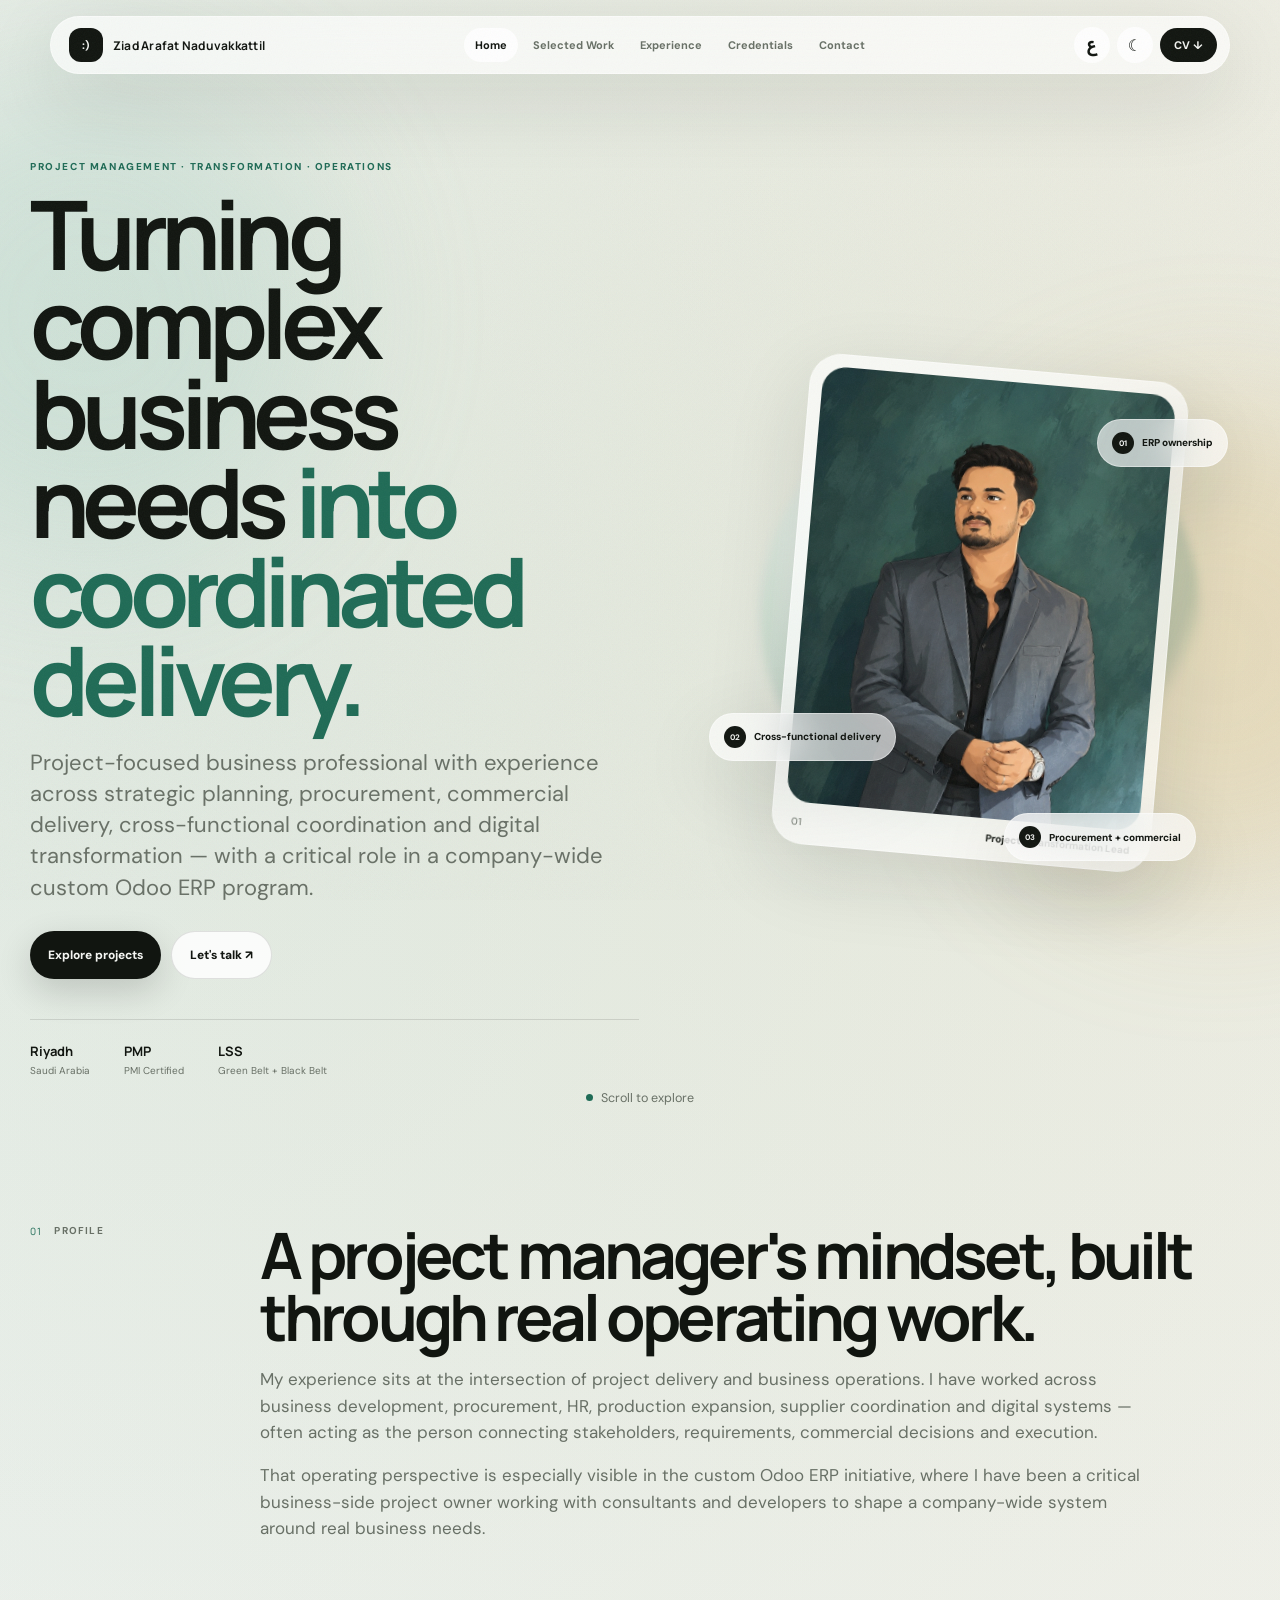
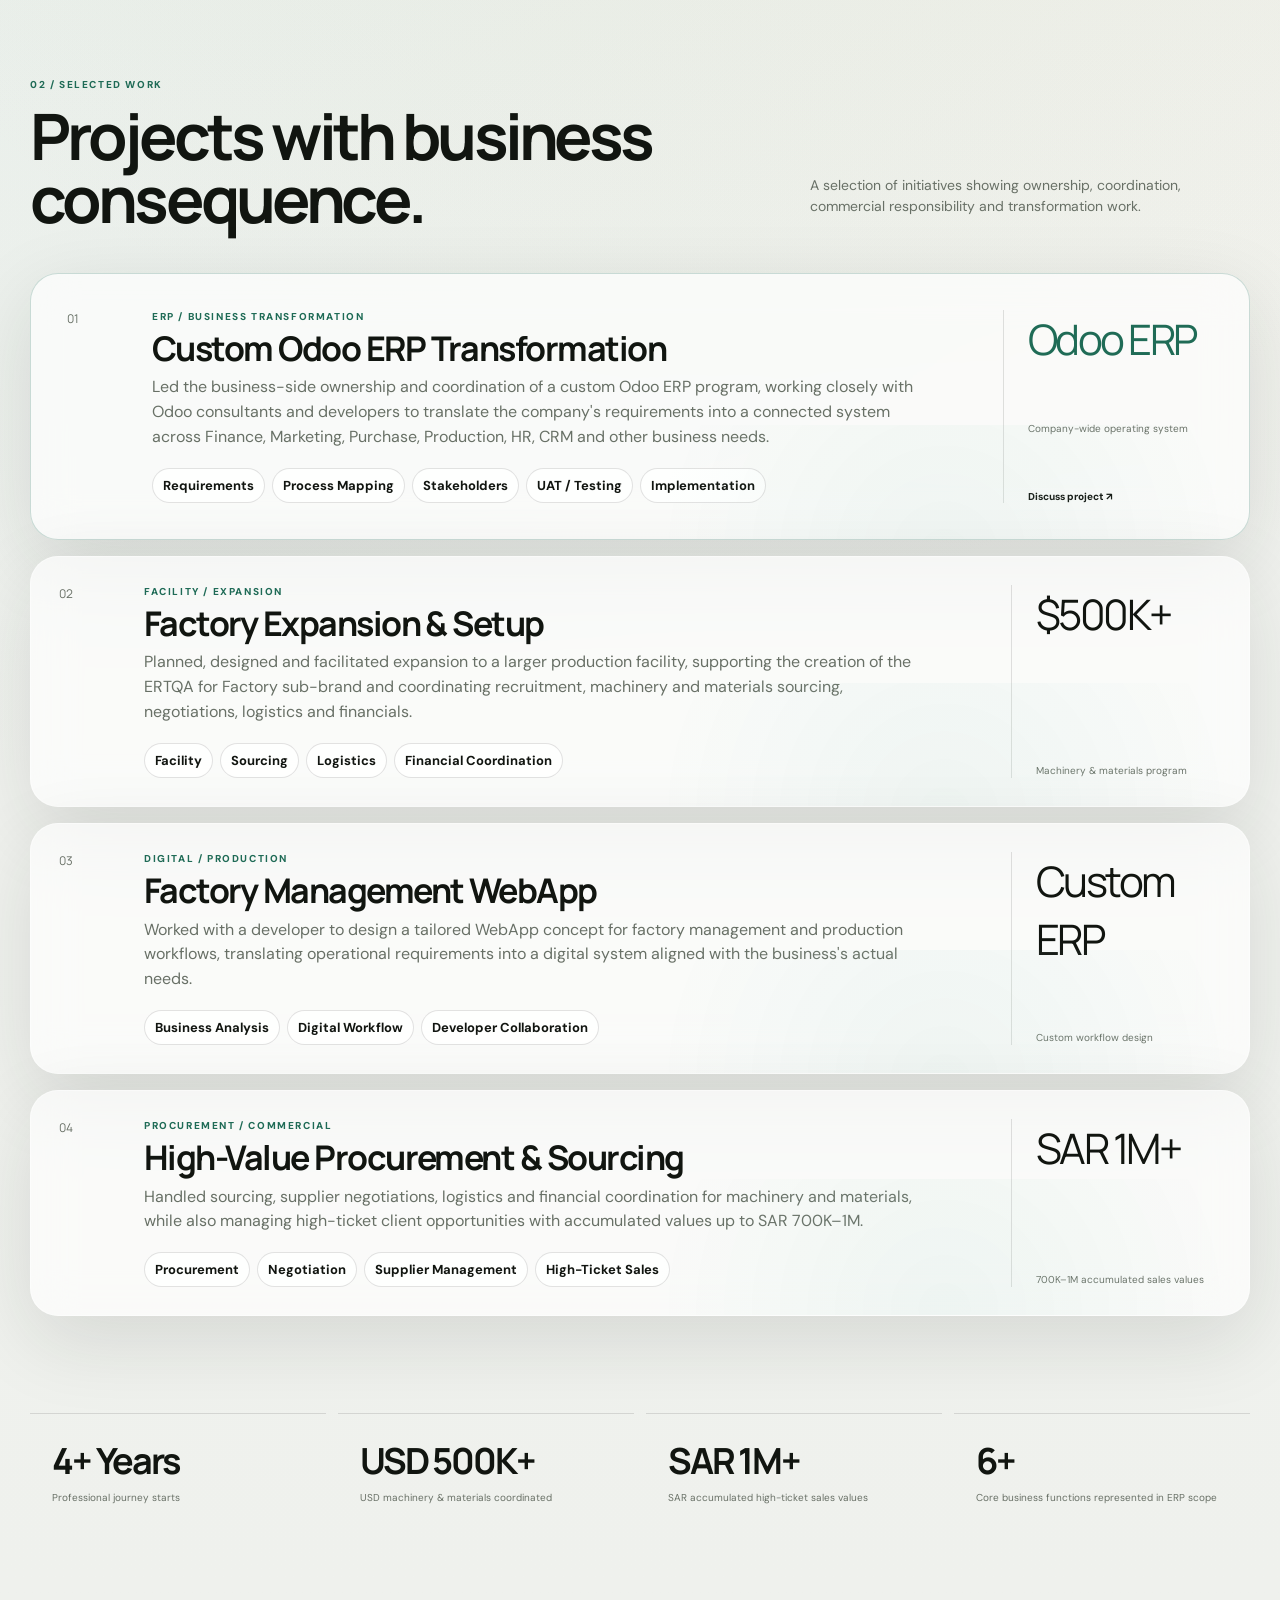
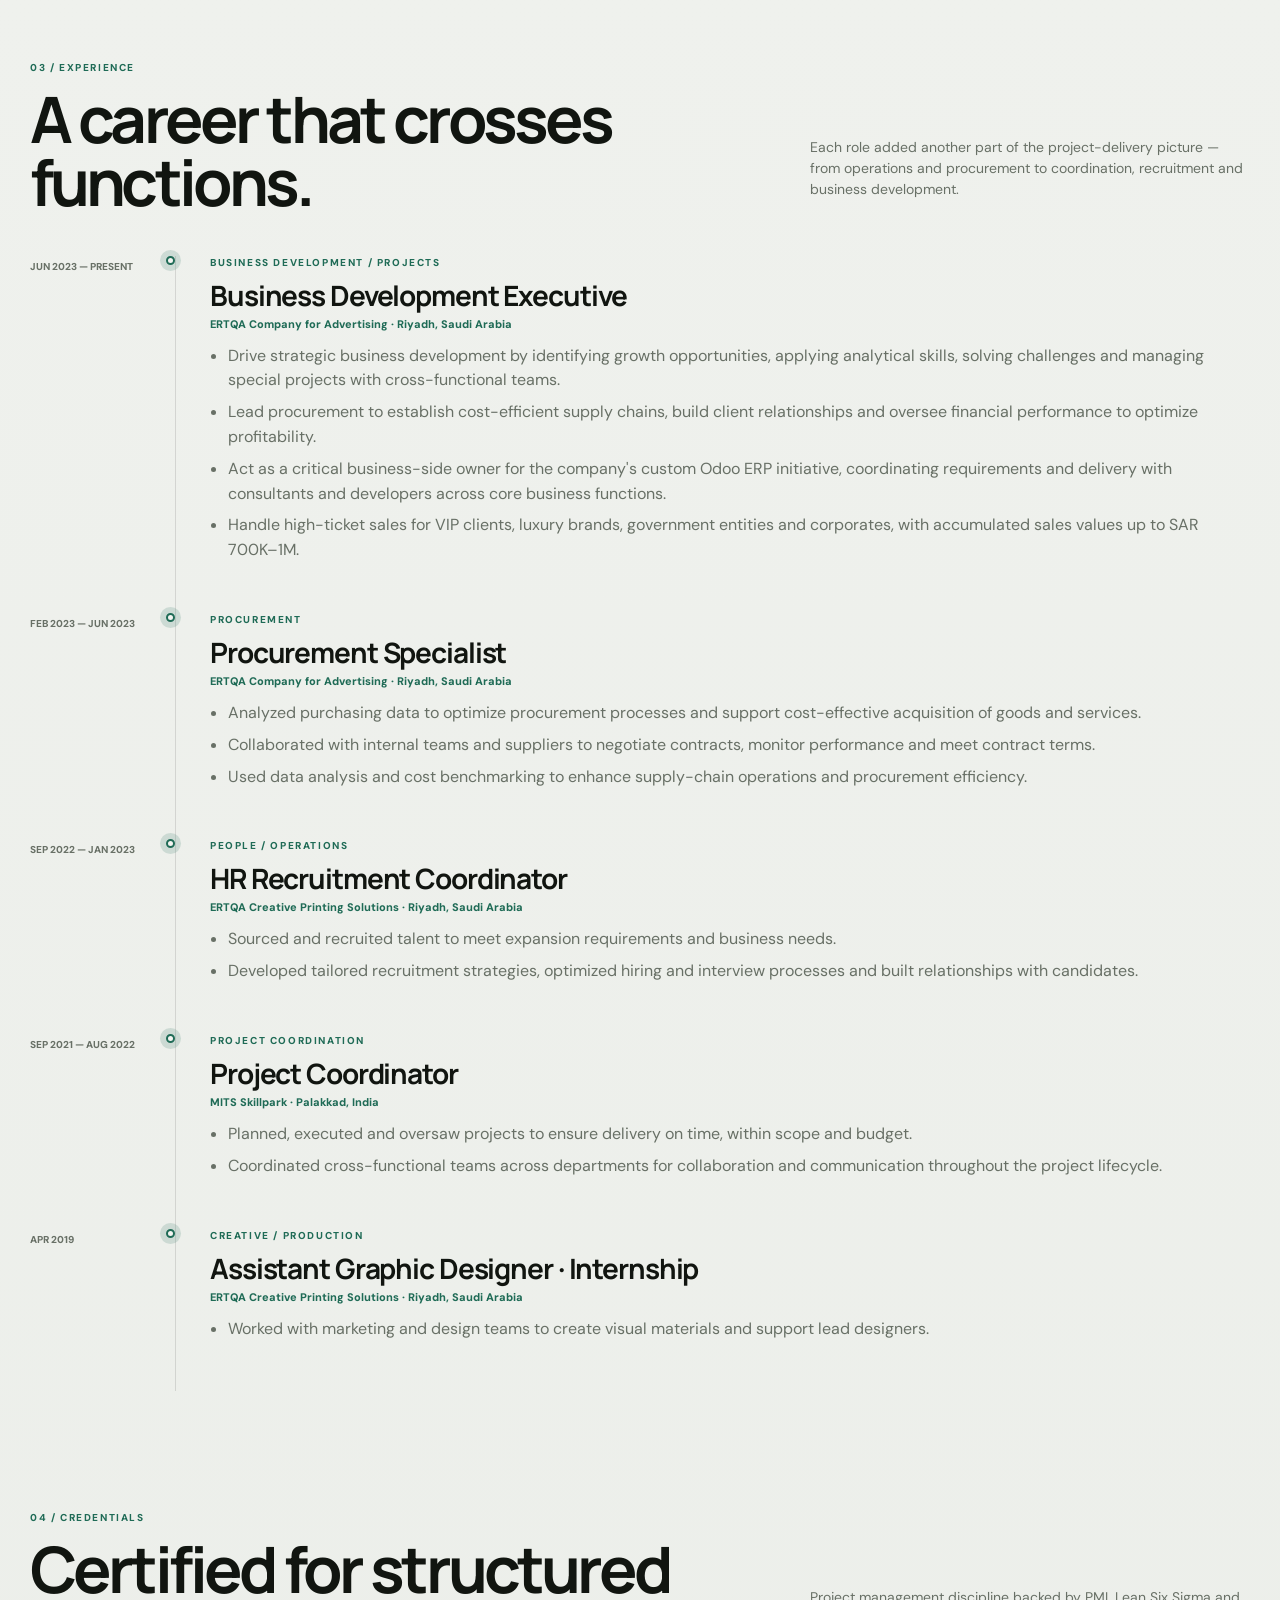
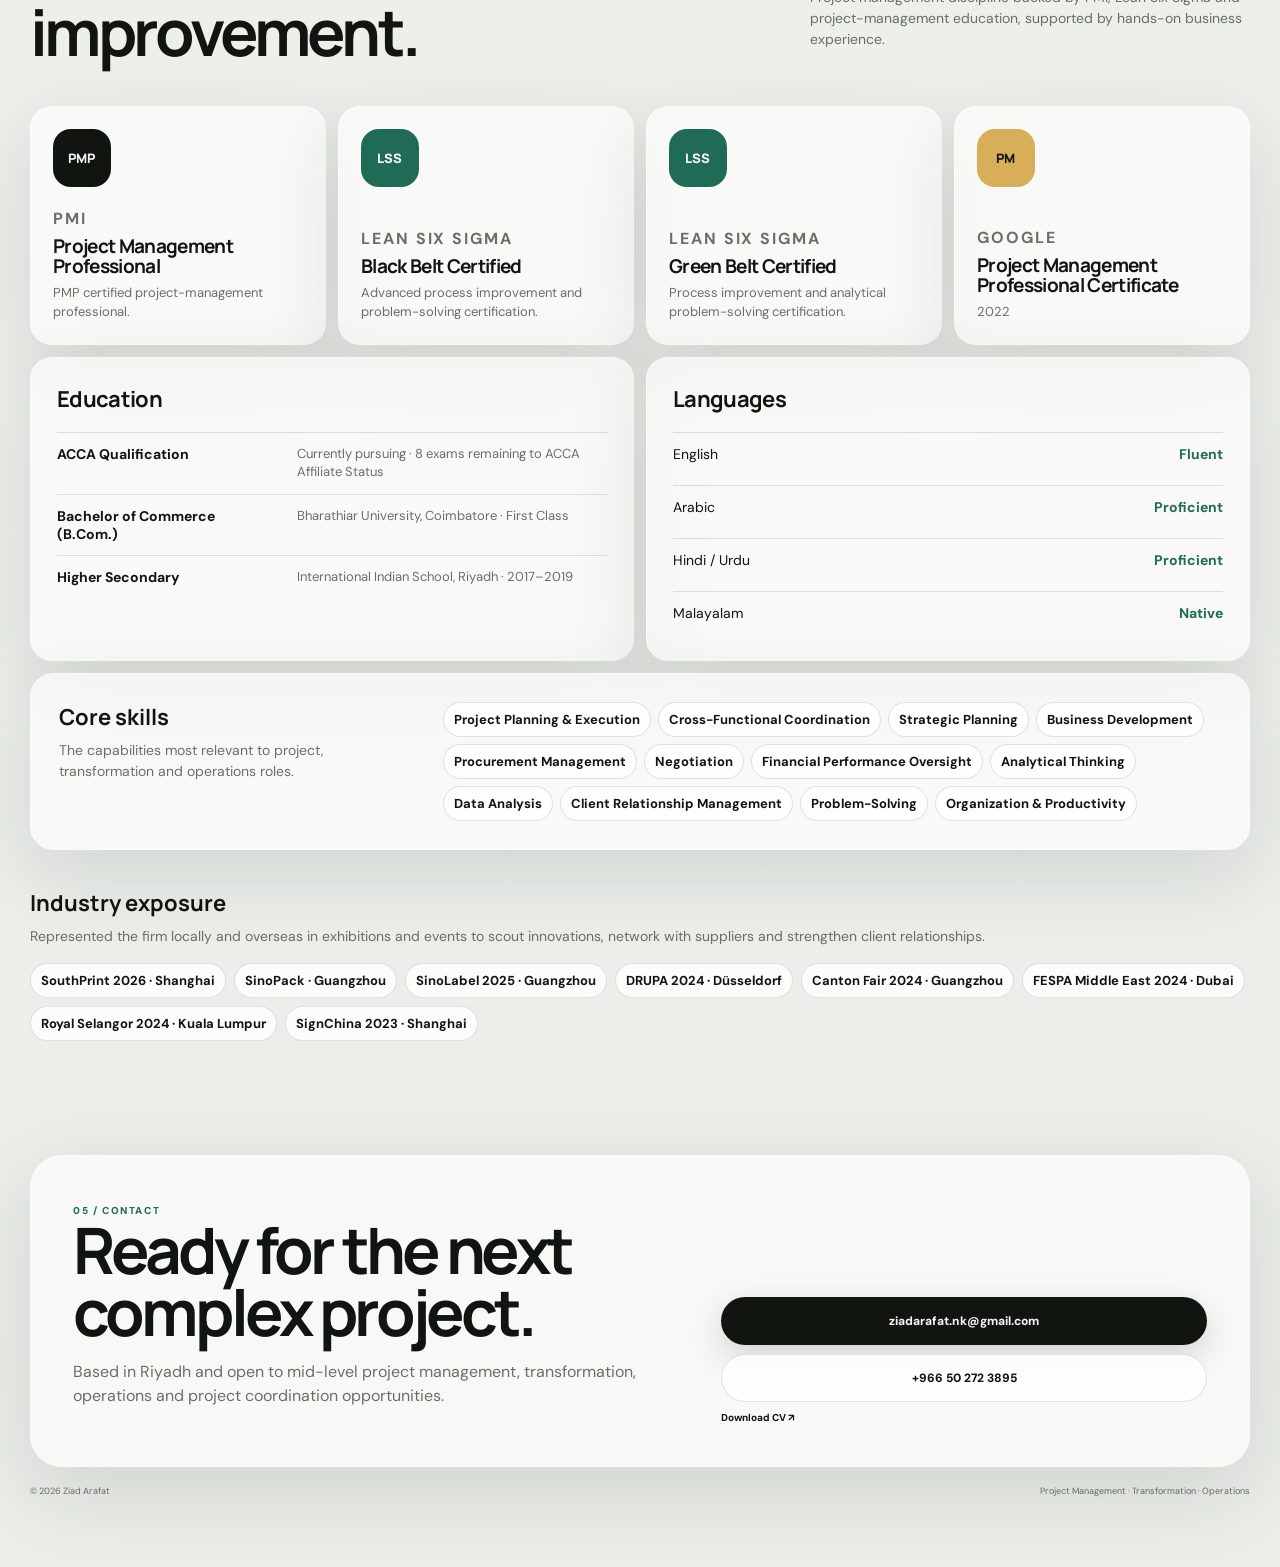
<file: 2/2.html>
<!doctype html>
<html lang="en" dir="ltr" data-theme="dark"><head>
  <meta charset="utf-8">
  <meta name="viewport" content="width=device-width, initial-scale=1">
  <meta name="theme-color" content="#f4f5f2">
  <meta name="description" content="Ziad Arafat — Project Management, Business Transformation, Operations and Business Development.">
  <title>Ziad Arafat — Project Management &amp; Transformation</title>
  <link rel="preconnect" href="https://fonts.googleapis.com">
  <link rel="preconnect" href="https://fonts.gstatic.com" crossorigin="">
  <link href="https://fonts.googleapis.com/css2?family=DM+Sans:wght@400;500;600;700&amp;family=Manrope:wght@500;600;700;800&amp;family=Noto+Sans+Arabic:wght@400;500;600;700;800&amp;display=swap" rel="stylesheet">
  <link rel="stylesheet" href="styles.css">
</head>
<body>
  <div class="grain"></div>
  <div class="ambient ambient-a"></div>
  <div class="ambient ambient-b"></div>

  <header class="topbar glass" id="topbar" style="transform: translateX(-50%) translateY(7px);">
    <a href="#home" class="brand" aria-label="Ziad Arafat home"><span>:)</span><strong>Ziad Arafat Naduvakkattil</strong></a>
    <nav class="desktop-nav" aria-label="Primary">
      <a data-nav="home" href="#home" data-i18n="nav.home" class="active">Home</a>
      <a data-nav="work" href="#work" data-i18n="nav.work" class="">Selected Work</a>
      <a data-nav="experience" href="#experience" data-i18n="nav.experience" class="">Experience</a>
      <a data-nav="credentials" href="#credentials" data-i18n="nav.credentials" class="">Credentials</a>
      <a data-nav="contact" href="#contact" data-i18n="nav.contact" class="">Contact</a>
    </nav>
    <div class="controls">
      <button class="icon-btn" id="langBtn" type="button" aria-label="Switch language">ع</button>
      <button class="icon-btn" id="themeBtn" type="button" aria-label="Toggle theme"><span id="themeIcon">☀</span></button>
      <a class="cv-btn" href="assets/Ziad_Arafat_Project_Manager_CV.pdf" download="" data-i18n="nav.cv">CV ↓</a>
    </div>
  </header>

  <main>
    <section class="hero section" id="home">
      <div class="hero-grid shell">
        <div class="hero-copy reveal in">
          <p class="eyebrow" data-i18n="hero.eyebrow">PROJECT Manager · Finance · Business development</p>
          <h1><span data-i18n="hero.title1">Turning complex business needs</span> <em data-i18n="hero.title2">into coordinated delivery.</em></h1>
          <p class="hero-lead" data-i18n="hero.lead">Project-focused business professional with experience across strategic planning, procurement, commercial delivery, cross-functional coordination and digital transformation — with a critical role in a company-wide custom Odoo ERP program.</p>
          <div class="hero-actions">
            <a class="button button-dark magnetic" href="#work" data-i18n="hero.cta1">Explore projects</a>
            <a class="button button-soft magnetic" href="mailto:ziadarafat.nk@gmail.com" data-i18n="hero.cta2">Let's talk ↗</a>
          </div>
          <div class="hero-meta">
            <span><b>Riyadh</b><small data-i18n="hero.location">Saudi Arabia</small></span>
            <span><b>PMP</b><small data-i18n="hero.pmp">PMI Certified</small></span>
            <span><b>LSS</b><small data-i18n="hero.lss">Green Belt + Black Belt</small></span>
          </div>
        </div>
        <div class="hero-visual reveal in" id="heroVisual">
          <div class="halo"></div>
          <div class="portrait-card glass tilt-card" id="tiltCard" style="transform: rotate(5deg);">
            <div class="portrait-frame"><img src="assets/ziad-arafat.jpg" alt=""></div>
            <div class="portrait-caption"><span>01</span><b data-i18n="hero.card">Project / Transformation Lead</b></div>
          </div>
          <div class="floating-note note-a glass"><b>01</b><span data-i18n="hero.note1">Project Manager</span></div>
          <div class="floating-note note-b glass"><b>02</b><span data-i18n="hero.note2">Finance</span></div>
          <div class="floating-note note-c glass"><b>03</b><span data-i18n="hero.note3">Business Development</span></div>
        </div>
      </div>
      <div class="hero-scroll" aria-hidden="true"><span></span><small data-i18n="hero.scroll">Scroll to explore</small></div>
    </section>

    <section class="section intro-section" id="profile">
      <div class="shell intro-grid">
        <div class="section-label reveal in"><span>01</span><b data-i18n="profile.label">PROFILE</b></div>
        <div class="intro-copy reveal in">
          <h2 data-i18n="profile.title">A project manager's mindset, built through real operating work.</h2>
          <p data-i18n="profile.body">My experience sits at the intersection of project delivery and business operations. I have worked across business development, procurement, HR, production expansion, supplier coordination and digital systems — often acting as the person connecting stakeholders, requirements, commercial decisions and execution.</p>
          <p data-i18n="profile.body2">That operating perspective is especially visible in the custom Odoo ERP initiative, where I have been a critical business-side project owner working with consultants and developers to shape a company-wide system around real business needs.</p>
        </div>
      </div>
    </section>

    <section class="section work-section" id="work">
      <div class="shell">
        <div class="section-head reveal in"><div><span class="section-kicker">02 / <span data-i18n="work.kicker">SELECTED WORK</span></span><h2 data-i18n="work.title">Projects with business consequence.</h2></div><p data-i18n="work.lead">A selection of initiatives showing ownership, coordination, commercial responsibility and transformation work.</p></div>
        <div class="project-list">
          <article class="project-card featured glass reveal in">
            <div class="project-index">01</div>
            <div class="project-main"><div class="project-type">ERP / BUSINESS TRANSFORMATION</div><h3 data-i18n="projects.erp.title">Custom Odoo ERP Transformation</h3><p data-i18n="projects.erp.body">Led the business-side ownership and coordination of a custom Odoo ERP program, working closely with Odoo consultants and developers to translate the company's requirements into a connected system across Finance, Marketing, Purchase, Production, HR, CRM and other business needs.</p><div class="project-tags"><span data-i18n="tags.requirements">Requirements</span><span data-i18n="tags.process">Process Mapping</span><span data-i18n="tags.stakeholders">Stakeholders</span><span data-i18n="tags.uat">UAT / Testing</span><span data-i18n="tags.implementation">Implementation</span></div></div>
            <div class="project-side"><div class="side-number">Odoo ERP</div><div class="side-label" data-i18n="projects.erp.side">Company-wide operating system</div><a href="#contact" class="arrow-link" data-i18n="work.more">Discuss project ↗</a></div>
          </article>

          <article class="project-card glass reveal in"><div class="project-index">02</div><div class="project-main"><div class="project-type">FACILITY / EXPANSION</div><h3 data-i18n="projects.factory.title">Factory Expansion &amp; Setup</h3><p data-i18n="projects.factory.body">Planned, designed and facilitated expansion to a larger production facility, supporting the creation of the ERTQA for Factory sub-brand and coordinating recruitment, machinery and materials sourcing, negotiations, logistics and financials.</p><div class="project-tags"><span data-i18n="tags.facility">Facility</span><span data-i18n="tags.sourcing">Sourcing</span><span data-i18n="tags.logistics">Logistics</span><span data-i18n="tags.finance">Financial Coordination</span></div></div><div class="project-side"><div class="side-number">$500K+</div><div class="side-label" data-i18n="projects.factory.side">Machinery &amp; materials program</div></div></article>

          <article class="project-card glass reveal in"><div class="project-index">03</div><div class="project-main"><div class="project-type">DIGITAL / PRODUCTION</div><h3 data-i18n="projects.webapp.title">Factory Management WebApp</h3><p data-i18n="projects.webapp.body">Worked with a developer to design a tailored WebApp concept for factory management and production workflows, translating operational requirements into a digital system aligned with the business's actual needs.</p><div class="project-tags"><span data-i18n="tags.businessAnalysis">Business Analysis</span><span data-i18n="tags.digital">Digital Workflow</span><span data-i18n="tags.developer">Developer Collaboration</span></div></div><div class="project-side"><div class="side-number">Custom ERP</div><div class="side-label" data-i18n="projects.webapp.side">Custom workflow design</div></div></article>

          <article class="project-card glass reveal in"><div class="project-index">04</div><div class="project-main"><div class="project-type">PROCUREMENT / COMMERCIAL</div><h3 data-i18n="projects.proc.title">High-Value Procurement &amp; Sourcing</h3><p data-i18n="projects.proc.body">Handled sourcing, supplier negotiations, logistics and financial coordination for machinery and materials, while also managing high-ticket client opportunities with accumulated values up to SAR 700K–1M.</p><div class="project-tags"><span data-i18n="tags.procurement">Procurement</span><span data-i18n="tags.negotiation">Negotiation</span><span data-i18n="tags.suppliers">Supplier Management</span><span data-i18n="tags.sales">High-Ticket Sales</span></div></div><div class="project-side"><div class="side-number">SAR 1M+</div><div class="side-label" data-i18n="projects.proc.side">700K–1M accumulated sales values</div></div></article>
        </div>
      </div>
    </section>

    <section class="section metrics-section">
      <div class="shell metrics-grid">
        <div class="metric-card reveal in"><strong>4+ Years</strong><span data-i18n="metrics.since">Professional journey starts</span></div>
        <div class="metric-card reveal in"><strong>USD 500K+</strong><span data-i18n="metrics.proc">USD machinery &amp; materials coordinated</span></div>
        <div class="metric-card reveal in"><strong>SAR 1M+</strong><span data-i18n="metrics.sales">SAR accumulated high-ticket sales values</span></div>
        <div class="metric-card reveal in"><strong>6+</strong><span data-i18n="metrics.functions">Core business functions represented in ERP scope</span></div>
      </div>
    </section>

    <section class="section experience-section" id="experience">
      <div class="shell">
        <div class="section-head reveal in"><div><span class="section-kicker">03 / <span data-i18n="experience.kicker">EXPERIENCE</span></span><h2 data-i18n="experience.title">A career that crosses functions.</h2></div><p data-i18n="experience.lead">Each role added another part of the project-delivery picture — from operations and procurement to coordination, recruitment and business development.</p></div>
        <div class="timeline">
          <article class="timeline-item reveal in"><div class="timeline-date">JUN 2023 — PRESENT</div><div class="timeline-dot"></div><div class="timeline-content"><div class="role-type" data-i18n="roles.current.type">BUSINESS DEVELOPMENT / PROJECTS</div><h3 data-i18n="roles.current.title">Business Development Executive</h3><p class="company">ERTQA Company for Advertising · Riyadh, Saudi Arabia</p><ul><li data-i18n="roles.current.1">Drive strategic business development by identifying growth opportunities, applying analytical skills, solving challenges and managing special projects with cross-functional teams.</li><li data-i18n="roles.current.2">Lead procurement to establish cost-efficient supply chains, build client relationships and oversee financial performance to optimize profitability.</li><li data-i18n="roles.current.3">Act as a critical business-side owner for the company's custom Odoo ERP initiative, coordinating requirements and delivery with consultants and developers across core business functions.</li><li data-i18n="roles.current.4">Handle high-ticket sales for VIP clients, luxury brands, government entities and corporates, with accumulated sales values up to SAR 700K–1M.</li></ul></div></article>
          <article class="timeline-item reveal in"><div class="timeline-date">FEB 2023 — JUN 2023</div><div class="timeline-dot"></div><div class="timeline-content"><div class="role-type" data-i18n="roles.proc.type">PROCUREMENT</div><h3 data-i18n="roles.proc.title">Procurement Specialist</h3><p class="company">ERTQA Company for Advertising · Riyadh, Saudi Arabia</p><ul><li data-i18n="roles.proc.1">Analyzed purchasing data to optimize procurement processes and support cost-effective acquisition of goods and services.</li><li data-i18n="roles.proc.2">Collaborated with internal teams and suppliers to negotiate contracts, monitor performance and meet contract terms.</li><li data-i18n="roles.proc.3">Used data analysis and cost benchmarking to enhance supply-chain operations and procurement efficiency.</li></ul></div></article>
          <article class="timeline-item reveal in"><div class="timeline-date">SEP 2022 — JAN 2023</div><div class="timeline-dot"></div><div class="timeline-content"><div class="role-type" data-i18n="roles.hr.type">PEOPLE / OPERATIONS</div><h3 data-i18n="roles.hr.title">HR Recruitment Coordinator</h3><p class="company">ERTQA Creative Printing Solutions · Riyadh, Saudi Arabia</p><ul><li data-i18n="roles.hr.1">Sourced and recruited talent to meet expansion requirements and business needs.</li><li data-i18n="roles.hr.2">Developed tailored recruitment strategies, optimized hiring and interview processes and built relationships with candidates.</li></ul></div></article>
          <article class="timeline-item reveal in"><div class="timeline-date">SEP 2021 — AUG 2022</div><div class="timeline-dot"></div><div class="timeline-content"><div class="role-type" data-i18n="roles.pc.type">PROJECT COORDINATION</div><h3 data-i18n="roles.pc.title">Project Coordinator</h3><p class="company">MITS Skillpark · Palakkad, India</p><ul><li data-i18n="roles.pc.1">Planned, executed and oversaw projects to ensure delivery on time, within scope and budget.</li><li data-i18n="roles.pc.2">Coordinated cross-functional teams across departments for collaboration and communication throughout the project lifecycle.</li></ul></div></article>
          <article class="timeline-item reveal in"><div class="timeline-date">APR 2019</div><div class="timeline-dot"></div><div class="timeline-content"><div class="role-type" data-i18n="roles.design.type">CREATIVE / PRODUCTION</div><h3 data-i18n="roles.design.title">Assistant Graphic Designer · Internship</h3><p class="company">ERTQA Creative Printing Solutions · Riyadh, Saudi Arabia</p><ul><li data-i18n="roles.design.1">Worked with marketing and design teams to create visual materials and support lead designers.</li></ul></div></article>
        </div>
      </div>
    </section>

    <section class="section credentials-section" id="credentials">
      <div class="shell">
        <div class="section-head reveal in"><div><span class="section-kicker">04 / <span data-i18n="credentials.kicker">CREDENTIALS</span></span><h2 data-i18n="credentials.title">Certified for structured improvement.</h2></div><p data-i18n="credentials.lead">Project management discipline backed by PMI, Lean Six Sigma and project-management education, supported by hands-on business experience.</p></div>
        <div class="credentials-grid">
          <article class="credential-card primary glass reveal in"><span class="credential-mark">PMP</span><div><br>
<b>PMI</b><h3 data-i18n="certs.pmp">Project Management Professional</h3><p data-i18n="certs.pmpbody">PMP certified project-management professional.</p></div></article>
          <article class="credential-card glass reveal in"><span class="credential-mark lss">LSS</span><div><b data-i18n="certs.lssbrand">LEAN SIX SIGMA</b><h3 data-i18n="certs.black">Black Belt Certified</h3><p data-i18n="certs.blackbody">Advanced process improvement and problem-solving certification.</p></div></article>
          <article class="credential-card glass reveal in"><span class="credential-mark lss">LSS</span><div><b data-i18n="certs.lssbrand">LEAN SIX SIGMA</b><h3 data-i18n="certs.green">Green Belt Certified</h3><p data-i18n="certs.greenbody">Process improvement and analytical problem-solving certification.</p></div></article>
          <article class="credential-card glass reveal in"><span class="credential-mark gpm">PM</span><div><b>GOOGLE</b><h3 data-i18n="certs.google">Project Management Professional Certificate</h3><p>2022</p></div></article>
        </div>

        <div class="two-col-block">
          <div class="info-panel glass reveal in"><h3 data-i18n="education.title">Education</h3><div class="info-row"><b>ACCA Qualification</b><span data-i18n="education.acca">Currently pursuing · 8 exams remaining to ACCA Affiliate Status</span></div><div class="info-row"><b>Bachelor of Commerce (B.Com.)</b><span>Bharathiar University, Coimbatore · First Class</span></div><div class="info-row"><b>Higher Secondary</b><span>International Indian School, Riyadh · 2017–2019</span></div></div>
          <div class="info-panel glass reveal in"><h3 data-i18n="languages.title">Languages</h3><div class="language-bars"><div><span>English</span><b>Fluent</b></div><div><span>Arabic</span><b>Proficient</b></div><div><span>Hindi / Urdu</span><b>Proficient</b></div><div><span>Malayalam</span><b>Native</b></div></div></div>
        </div>

        <div class="skills-panel glass reveal in"><div><h3 data-i18n="skills.title">Core skills</h3><p data-i18n="skills.lead">The capabilities most relevant to project, transformation and operations roles.</p></div><div class="skills-cloud"><span>Project Planning &amp; Execution</span><span>Cross-Functional Coordination</span><span>Strategic Planning</span><span>Business Development</span><span>Procurement Management</span><span>Negotiation</span><span>Financial Performance Oversight</span><span>Analytical Thinking</span><span>Data Analysis</span><span>Client Relationship Management</span><span>Problem-Solving</span><span>Organization &amp; Productivity</span></div></div>

        <div class="exhibitions reveal in"><h3 data-i18n="exhibitions.title">Industry exposure</h3><p data-i18n="exhibitions.body">Represented the firm locally and overseas in exhibitions and events to scout innovations, network with suppliers and strengthen client relationships.</p><div class="event-chips"><span>SouthPrint 2026 · Shanghai</span><span>SinoPack · Guangzhou</span><span>SinoLabel 2025 · Guangzhou</span><span>DRUPA 2024 · Düsseldorf</span><span>Canton Fair 2024 · Guangzhou</span><span>FESPA Middle East 2024 · Dubai</span><span>Royal Selangor 2024 · Kuala Lumpur</span><span>SignChina 2023 · Shanghai</span></div></div>
      </div>
    </section>

    <section class="section contact-section" id="contact">
      <div class="shell contact-card glass reveal in"><div><span class="section-kicker">05 / <span data-i18n="contact.kicker">CONTACT</span></span><h2 data-i18n="contact.title">Ready for the next complex project.</h2><p data-i18n="contact.body">Based in Riyadh and open to mid-level project management, transformation, operations and project coordination opportunities.</p></div><div class="contact-actions"><a class="button button-dark magnetic" href="mailto:ziadarafat.nk@gmail.com" style="">ziadarafat.nk@gmail.com</a><a class="button button-soft magnetic" href="tel:+966502723895">+966 50 272 3895</a><a class="text-link" href="assets/Ziad_Arafat_Project_Manager_CV.pdf" download="" data-i18n="contact.download">Download CV ↗</a></div></div>
      <footer class="shell footer"><span>© 2026 Ziad Arafat</span><span data-i18n="footer">Project Manager · Finance · Business Development</span></footer>
    </section>
  </main>

  <div class="cursor-dot" id="cursorDot" style="left: 1371px; top: 298px; opacity: 1; width: 12px; height: 12px; background: transparent;"></div>
  <script src="script.js"></script>
<!-- Code injected by live-server -->
<script>
	// <![CDATA[  <-- For SVG support
	if ('WebSocket' in window) {
		(function () {
			function refreshCSS() {
				var sheets = [].slice.call(document.getElementsByTagName("link"));
				var head = document.getElementsByTagName("head")[0];
				for (var i = 0; i < sheets.length; ++i) {
					var elem = sheets[i];
					var parent = elem.parentElement || head;
					parent.removeChild(elem);
					var rel = elem.rel;
					if (elem.href && typeof rel != "string" || rel.length == 0 || rel.toLowerCase() == "stylesheet") {
						var url = elem.href.replace(/(&|\?)_cacheOverride=\d+/, '');
						elem.href = url + (url.indexOf('?') >= 0 ? '&' : '?') + '_cacheOverride=' + (new Date().valueOf());
					}
					parent.appendChild(elem);
				}
			}
			var protocol = window.location.protocol === 'http:' ? 'ws://' : 'wss://';
			var address = protocol + window.location.host + window.location.pathname + '/ws';
			var socket = new WebSocket(address);
			socket.onmessage = function (msg) {
				if (msg.data == 'reload') window.location.reload();
				else if (msg.data == 'refreshcss') refreshCSS();
			};
			if (sessionStorage && !sessionStorage.getItem('IsThisFirstTime_Log_From_LiveServer')) {
				console.log('Live reload enabled.');
				sessionStorage.setItem('IsThisFirstTime_Log_From_LiveServer', true);
			}
		})();
	}
	else {
		console.error('Upgrade your browser. This Browser is NOT supported WebSocket for Live-Reloading.');
	}
	// ]]>
</script>


<!-- Code injected by live-server -->
<script>
	// <![CDATA[  <-- For SVG support
	if ('WebSocket' in window) {
		(function () {
			function refreshCSS() {
				var sheets = [].slice.call(document.getElementsByTagName("link"));
				var head = document.getElementsByTagName("head")[0];
				for (var i = 0; i < sheets.length; ++i) {
					var elem = sheets[i];
					var parent = elem.parentElement || head;
					parent.removeChild(elem);
					var rel = elem.rel;
					if (elem.href && typeof rel != "string" || rel.length == 0 || rel.toLowerCase() == "stylesheet") {
						var url = elem.href.replace(/(&|\?)_cacheOverride=\d+/, '');
						elem.href = url + (url.indexOf('?') >= 0 ? '&' : '?') + '_cacheOverride=' + (new Date().valueOf());
					}
					parent.appendChild(elem);
				}
			}
			var protocol = window.location.protocol === 'http:' ? 'ws://' : 'wss://';
			var address = protocol + window.location.host + window.location.pathname + '/ws';
			var socket = new WebSocket(address);
			socket.onmessage = function (msg) {
				if (msg.data == 'reload') window.location.reload();
				else if (msg.data == 'refreshcss') refreshCSS();
			};
			if (sessionStorage && !sessionStorage.getItem('IsThisFirstTime_Log_From_LiveServer')) {
				console.log('Live reload enabled.');
				sessionStorage.setItem('IsThisFirstTime_Log_From_LiveServer', true);
			}
		})();
	}
	else {
		console.error('Upgrade your browser. This Browser is NOT supported WebSocket for Live-Reloading.');
	}
	// ]]>
</script>
<!-- Code injected by live-server -->
<script>
	// <![CDATA[  <-- For SVG support
	if ('WebSocket' in window) {
		(function () {
			function refreshCSS() {
				var sheets = [].slice.call(document.getElementsByTagName("link"));
				var head = document.getElementsByTagName("head")[0];
				for (var i = 0; i < sheets.length; ++i) {
					var elem = sheets[i];
					var parent = elem.parentElement || head;
					parent.removeChild(elem);
					var rel = elem.rel;
					if (elem.href && typeof rel != "string" || rel.length == 0 || rel.toLowerCase() == "stylesheet") {
						var url = elem.href.replace(/(&|\?)_cacheOverride=\d+/, '');
						elem.href = url + (url.indexOf('?') >= 0 ? '&' : '?') + '_cacheOverride=' + (new Date().valueOf());
					}
					parent.appendChild(elem);
				}
			}
			var protocol = window.location.protocol === 'http:' ? 'ws://' : 'wss://';
			var address = protocol + window.location.host + window.location.pathname + '/ws';
			var socket = new WebSocket(address);
			socket.onmessage = function (msg) {
				if (msg.data == 'reload') window.location.reload();
				else if (msg.data == 'refreshcss') refreshCSS();
			};
			if (sessionStorage && !sessionStorage.getItem('IsThisFirstTime_Log_From_LiveServer')) {
				console.log('Live reload enabled.');
				sessionStorage.setItem('IsThisFirstTime_Log_From_LiveServer', true);
			}
		})();
	}
	else {
		console.error('Upgrade your browser. This Browser is NOT supported WebSocket for Live-Reloading.');
	}
	// ]]>
</script>
</body></html>
</file>
<file: 2/styles.css>
:root{
  --bg:#f4f5f2;--bg2:#eaede8;--text:#111510;--muted:#687066;--line:rgba(17,21,16,.12);--card:rgba(255,255,255,.66);--card-strong:rgba(255,255,255,.82);--accent:#1f6b56;--accent2:#95c8b9;--accent3:#d9ae59;--shadow:0 24px 80px rgba(26,35,27,.12);--max:1220px;--radius:28px;
}
[data-theme="dark"]{--bg:#0c100d;--bg2:#111711;--text:#f1f5ef;--muted:#a8b1a5;--line:rgba(241,245,239,.12);--card:rgba(24,30,25,.68);--card-strong:rgba(28,35,29,.86);--accent:#8bd1bc;--accent2:#355f52;--accent3:#d9b467;--shadow:0 24px 90px rgba(0,0,0,.35)}
*{box-sizing:border-box}html{scroll-behavior:smooth}body{margin:0;font-family:"DM Sans","Noto Sans Arabic",system-ui,sans-serif;background:radial-gradient(circle at 10% 10%,rgba(149,200,185,.2),transparent 30%),radial-gradient(circle at 85% 8%,rgba(217,174,89,.12),transparent 28%),linear-gradient(180deg,var(--bg),var(--bg2));color:var(--text);overflow-x:hidden;transition:background .55s ease,color .35s ease}.glass{background:var(--card);border:1px solid rgba(255,255,255,.42);box-shadow:var(--shadow);backdrop-filter:blur(22px);-webkit-backdrop-filter:blur(22px)}.grain{position:fixed;inset:0;pointer-events:none;opacity:.045;z-index:50;background-image:url("data:image/svg+xml,%3Csvg xmlns='http://www.w3.org/2000/svg' width='140' height='140'%3E%3Cfilter id='n'%3E%3CfeTurbulence type='fractalNoise' baseFrequency='.85' numOctaves='3' stitchTiles='stitch'/%3E%3C/filter%3E%3Crect width='100%25' height='100%25' filter='url(%23n)'/%3E%3C/svg%3E")}.ambient{position:fixed;width:38vw;height:38vw;border-radius:50%;filter:blur(80px);opacity:.25;pointer-events:none;z-index:-1}.ambient-a{background:var(--accent2);left:-12vw;top:8vh;animation:drift 12s ease-in-out infinite}.ambient-b{background:var(--accent3);right:-14vw;top:45vh;animation:drift 16s ease-in-out reverse infinite}@keyframes drift{50%{transform:translate(3vw,4vh) scale(1.1)}}
body.rtl{font-family:"Noto Sans Arabic","DM Sans",system-ui,sans-serif}.shell{width:min(var(--max),calc(100% - 48px));margin:0 auto}.section{padding: 57px 0;}.topbar{position:fixed;top:16px;left:50%;transform:translateX(-50%);width:min(1180px,calc(100% - 28px));z-index:40;border-radius:999px;display:flex;align-items:center;justify-content:space-between;padding:10px 12px 10px 18px}.brand{display:flex;align-items:center;gap:10px;color:var(--text);text-decoration:none;white-space:nowrap}.brand span{display:grid;place-items:center;width:34px;height:34px;border-radius:12px;background:var(--text);color:var(--bg);font-weight:800;font-size:11px}.brand strong{font-family:Manrope;font-size:12px;letter-spacing:.02em}.desktop-nav{display:flex;gap:4px}.desktop-nav a{color:var(--muted);text-decoration:none;font-size:11px;font-weight:700;padding:10px 11px;border-radius:999px;transition:.25s}.desktop-nav a:hover,.desktop-nav a.active{background:var(--card-strong);color:var(--text)}.controls{display:flex;align-items:center;gap:7px}.icon-btn,.cv-btn{border:0;font:inherit;cursor:pointer;color:var(--text);text-decoration:none}.icon-btn{width:36px;height:36px;border-radius:50%;display:grid;place-items:center;background:var(--card-strong);font-weight:800}.cv-btn{padding:10px 14px;border-radius:999px;background:var(--text);color:var(--bg);font-size:11px;font-weight:800}
.hero{min-height:100svh;padding-top:150px;display:flex;align-items:center;position:relative}.hero-grid{display:grid;grid-template-columns:1.06fr .94fr;gap:70px;align-items:center}.eyebrow,.section-kicker,.role-type,.project-type{font-size:10px;letter-spacing:.16em;text-transform:uppercase;color:var(--accent);font-weight:800}.hero h1{font-family:Manrope;margin:16px 0 22px;font-size:clamp(54px,7.5vw,105px);line-height:.93;letter-spacing:-.07em;max-width:900px}.hero h1 em{font-style:normal;color:var(--accent);display:inline}.hero-lead{font-size:clamp(17px,1.8vw,22px);line-height:1.42;color:var(--muted);max-width:730px}.hero-actions{display:flex;flex-wrap:wrap;gap:10px;margin-top:28px}.button{display:inline-flex;align-items:center;justify-content:center;min-height:48px;padding:0 18px;border-radius:999px;text-decoration:none;font-size:12px;font-weight:800;transition:transform .35s cubic-bezier(.18,1.6,.25,1),box-shadow .35s}.button-dark{background:var(--text);color:var(--bg);box-shadow:0 12px 35px rgba(0,0,0,.16)}.button-soft{background:var(--card-strong);color:var(--text);border:1px solid var(--line)}.hero-meta{display:flex;gap:34px;margin-top:40px;padding-top:22px;border-top:1px solid var(--line)}.hero-meta span{display:grid;gap:4px}.hero-meta b{font-family:Manrope;font-size:13px}.hero-meta small{color:var(--muted);font-size:10px}.hero-visual{min-height:590px;position:relative;display:grid;place-items:center}.halo{width:440px;height:440px;border-radius:50%;background:radial-gradient(circle at 35% 30%,rgba(255,255,255,.9),rgba(149,200,185,.25) 42%,rgba(31,107,86,.18) 68%,transparent 73%);filter:blur(4px);animation:breathe 6s ease-in-out infinite}.portrait-card{position:absolute;width:min(380px,78%);padding:12px;border-radius:32px;transform:rotate(5deg);transition:transform .5s cubic-bezier(.2,1.5,.3,1)}.portrait-card:hover{transform:rotate(0deg) translateY(-8px)}.portrait-frame{aspect-ratio:.81;overflow:hidden;border-radius:24px;background:var(--bg2)}.portrait-frame img{width:100%;height:100%;object-fit:cover;display:block;filter:saturate(.9) contrast(1.02)}.portrait-caption{display:flex;justify-content:space-between;align-items:center;padding:13px 7px 3px;font-size:10px}.portrait-caption span{color:var(--muted)}.floating-note{position:absolute;padding:12px 14px;border-radius:999px;font-size:10px;font-weight:800;display:flex;align-items:center;gap:8px;animation:float 4.5s ease-in-out infinite}.floating-note b{width:22px;height:22px;border-radius:50%;display:grid;place-items:center;background:var(--text);color:var(--bg);font-size:8px}.note-a{right:4%;top:17%}.note-b{left:0;bottom:25%;animation-delay:1s}.note-c{right:10%;bottom:8%;animation-delay:1.8s}@keyframes float{50%{transform:translateY(-10px)}}@keyframes breathe{50%{transform:scale(1.06)}}.hero-scroll{position:absolute;bottom:28px;left:50%;transform:translateX(-50%);display:flex;align-items:center;gap:8px;color:var(--muted);font-size: 15px;}.hero-scroll span{width:7px;height:7px;border-radius:50%;background:var(--accent);animation:blink 1.8s infinite}@keyframes blink{50%{opacity:.25;transform:scale(.7)}}
.intro-section{padding-top:90px}.intro-grid{display:grid;grid-template-columns:160px 1fr;gap:70px}.section-label{display:flex;gap:12px;align-items:flex-start;color:var(--accent);font-size:10px;letter-spacing:.12em}.section-label span{font-family:Manrope}.section-label b{color:var(--muted)}.intro-copy{max-width:950px}.intro-copy h2,.section-head h2,.contact-card h2{font-family:Manrope;letter-spacing:-.06em;line-height:.98;margin:0;font-size:clamp(40px,5vw,72px)}.intro-copy p{font-size:17px;line-height:1.55;color:var(--muted);max-width:900px}.section-head{display:flex;align-items:end;justify-content:space-between;gap:40px;margin-bottom:42px}.section-head>p{max-width:440px;color:var(--muted);line-height:1.5;font-size: 14px;}.section-head h2{margin-top:12px}
.project-list{display:grid;gap:16px}.project-card{display:grid;grid-template-columns:60px 1fr 210px;gap:25px;padding:28px;border-radius:var(--radius);position:relative;overflow:hidden;transition:transform .45s cubic-bezier(.2,1.4,.3,1),box-shadow .35s}.project-card:hover{transform:translateY(-7px);box-shadow:0 35px 90px rgba(28,42,31,.16)}.project-card:before{content:"";position:absolute;inset:auto -10% -55% 40%;height:260px;background:radial-gradient(circle,var(--accent2),transparent 65%);opacity:.12;pointer-events:none}.project-index{font-family:Manrope;font-size:12px;color:var(--muted)}.project-main h3{font-family:Manrope;font-size:34px;line-height:1.02;letter-spacing:-.045em;margin:8px 0 10px}.project-main p{color:var(--muted);line-height:1.55;max-width:780px;margin:0}.project-tags{display:flex;flex-wrap:wrap;gap:7px;margin-top:18px}.project-tags span,.event-chips span,.skills-cloud span{padding:8px 10px;border:1px solid var(--line);background:var(--card-strong);border-radius:999px;font-size: 13px;font-weight:700}.project-side{border-left:1px solid var(--line);padding-left:24px;display:flex;flex-direction:column;justify-content:space-between}.side-number{font-family:Manrope;font-size:42px;letter-spacing:-.06em}.side-label{color:var(--muted);font-size:10px;line-height:1.4}.arrow-link,.text-link{color:var(--text);font-size:10px;font-weight:800;text-decoration:none}.featured{padding:36px;border-color:rgba(31,107,86,.22)}.featured .side-number{color:var(--accent)}
.metrics-section{padding-top:40px;padding-bottom:70px}.metrics-grid{display:grid;grid-template-columns:repeat(4,1fr);gap:12px}.metric-card{padding:22px;border-top:1px solid var(--line)}.metric-card strong{font-family:Manrope;font-size:36px;letter-spacing:-.06em;display:block}.metric-card span{color:var(--muted);font-size:10px;line-height:1.4}
.timeline{position:relative}.timeline:before{content:"";position:absolute;left:145px;top:0;bottom:0;width:1px;background:var(--line)}.timeline-item{display:grid;grid-template-columns:118px 26px 1fr;gap:18px;padding:0 0 44px;position:relative}.timeline-date{font-size:10px;color:var(--muted);font-weight:800;line-height:1.4;padding-top:4px}.timeline-dot{position:relative;z-index:2;width:9px;height:9px;border-radius:50%;background:var(--bg);border:2px solid var(--accent);box-shadow:0 0 0 6px color-mix(in srgb,var(--accent) 16%,transparent)}.timeline-content{padding-bottom:6px}.timeline-content h3{font-family:Manrope;font-size:28px;letter-spacing:-.04em;margin:7px 0 3px}.company{color:var(--accent);font-size:11px;font-weight:800;margin:0 0 13px}.timeline-content ul{margin:0;padding-left:18px;color:var(--muted);line-height:1.55}.timeline-content li+li{margin-top:7px}
.credentials-grid{display:grid;grid-template-columns:repeat(4,1fr);gap:12px}.credential-card{min-height:190px;padding:22px;border-radius:22px;display:flex;flex-direction:column;justify-content:space-between}.credential-mark{width:58px;height:58px;border-radius:18px;display:grid;place-items:center;background:var(--text);color:var(--bg);font-family:Manrope;font-weight:800;font-size:13px}.credential-mark.lss{background:var(--accent);color:white}.credential-mark.gpm{background:var(--accent3);color:#17150f}.credential-card b{font-size: 16px;letter-spacing:.12em;color:var(--muted)}.credential-card h3{font-family:Manrope;font-size: 19px;line-height:1.08;letter-spacing:-.035em;margin:7px 0}.credential-card p{font-size: 13px;color:var(--muted);line-height:1.45;margin:0}.two-col-block{display:grid;grid-template-columns:1fr 1fr;gap:12px;margin-top:12px}.info-panel{padding:26px;border-radius:22px}.info-panel h3{font-family:Manrope;font-size:22px;letter-spacing:-.03em;margin:0 0 18px}.info-row{display:grid;grid-template-columns:1fr 1.4fr;padding:12px 0;border-top:1px solid var(--line);gap:18px}.info-row b{font-size: 14px;}.info-row span{font-size: 13px;color:var(--muted);line-height:1.45}.language-bars{display:grid;gap:10px}.language-bars div{display:flex;justify-content:space-between;padding:12px 0;border-top:1px solid var(--line);font-size: 14px;}.language-bars b{color:var(--accent);font-size: 14px;}.skills-panel{display:grid;grid-template-columns:.62fr 1.38fr;gap:34px;padding:28px;border-radius:24px;margin-top:12px}.skills-panel h3,.exhibitions h3{font-family:Manrope;font-size:22px;margin:0 0 8px}.skills-panel p,.exhibitions p{font-size: 14px;color:var(--muted);line-height:1.5;margin:0}.skills-cloud{display:flex;flex-wrap:wrap;align-content:start;gap:7px}.exhibitions{margin-top:38px}.exhibitions .event-chips{display:flex;flex-wrap:wrap;gap:8px;margin-top:16px}
.contact-section{padding-bottom:35px}.contact-card{border-radius:32px;padding:42px;display:grid;grid-template-columns:1fr .8fr;gap:40px;align-items:end}.contact-card p{color:var(--muted);line-height:1.5;max-width:620px}.contact-actions{display:flex;flex-direction:column;align-items:flex-start;gap:9px}.contact-actions .button{width:100%}.footer{display:flex;justify-content:space-between;color:var(--muted);font-size:9px;padding:18px 0 35px}
.reveal{opacity:0;transform:translateY(24px);transition:opacity .8s ease,transform .9s cubic-bezier(.2,1.25,.25,1)}.reveal.in{opacity:1;transform:none}.magnetic{will-change:transform}.cursor-dot{position:fixed;width:12px;height:12px;border:1px solid var(--accent);border-radius:50%;pointer-events:none;z-index:60;transform:translate(-50%,-50%);opacity:0;transition:width .2s,height .2s,opacity .2s,background .2s}
body.rtl .desktop-nav{flex-direction:row-reverse}body.rtl .project-side{border-left:0;border-right:1px solid var(--line);padding-left:0;padding-right:24px}body.rtl .timeline:before{left:auto;right:145px}body.rtl .timeline-item{grid-template-columns:118px 26px 1fr}body.rtl .timeline-dot{order:2}body.rtl .timeline-content{order:1}body.rtl .timeline-date{order:3;text-align:left}.rtl .hero h1,.rtl .intro-copy h2,.rtl .section-head h2,.rtl .contact-card h2{letter-spacing:-.04em}.rtl .project-tags,.rtl .skills-cloud,.rtl .event-chips{justify-content:flex-start}
@media (max-width:1020px){.desktop-nav{display:none}.hero-grid{grid-template-columns:1fr;gap:35px}.hero-visual{min-height:500px}.intro-grid{grid-template-columns:100px 1fr;gap:35px}.project-card{grid-template-columns:42px 1fr}.project-side{grid-column:2;border-left:0;border-top:1px solid var(--line);padding:18px 0 0;display:grid;grid-template-columns:1fr auto;gap:12px;align-items:end}.featured .project-side{grid-column:2}.metrics-grid,.credentials-grid{grid-template-columns:repeat(2,1fr)}.two-col-block,.skills-panel,.contact-card{grid-template-columns:1fr}.timeline:before{left:124px}.timeline-item{grid-template-columns:98px 26px 1fr}.hero-meta{gap:18px;flex-wrap:wrap}}
@media (max-width:680px){.shell{width:min(var(--max),calc(100% - 28px))}.section{padding:85px 0}.topbar{width:calc(100% - 18px);top:9px}.brand strong{display:none}.cv-btn{display:none}.hero{padding-top:112px}.hero h1{font-size:52px}.hero-visual{min-height:420px}.halo{width:310px;height:310px}.portrait-card{width:270px}.floating-note{font-size:9px}.note-a{right:0}.note-b{left:-2%}.note-c{right:0}.intro-grid{grid-template-columns:1fr;gap:15px}.section-head{display:block}.section-head>p{margin-top:15px}.project-card,.featured{grid-template-columns:1fr;padding:22px}.project-index{position:absolute;right:20px;top:22px}.project-side,.featured .project-side{grid-column:auto}.metrics-grid,.credentials-grid{grid-template-columns:1fr 1fr}.timeline:before{display:none}.timeline-item{grid-template-columns:1fr;gap:9px;padding-bottom:38px}.timeline-dot{display:none}.timeline-date{padding:0}.timeline-content h3{font-size:24px}.two-col-block{grid-template-columns:1fr}.info-row{grid-template-columns:1fr}.footer{display:grid;gap:7px}.cursor-dot{display:none}}
@media (prefers-reduced-motion:reduce){*,*::before,*::after{animation:none!important;transition:none!important;scroll-behavior:auto!important}.reveal{opacity:1!important;transform:none!important}}
</file>
